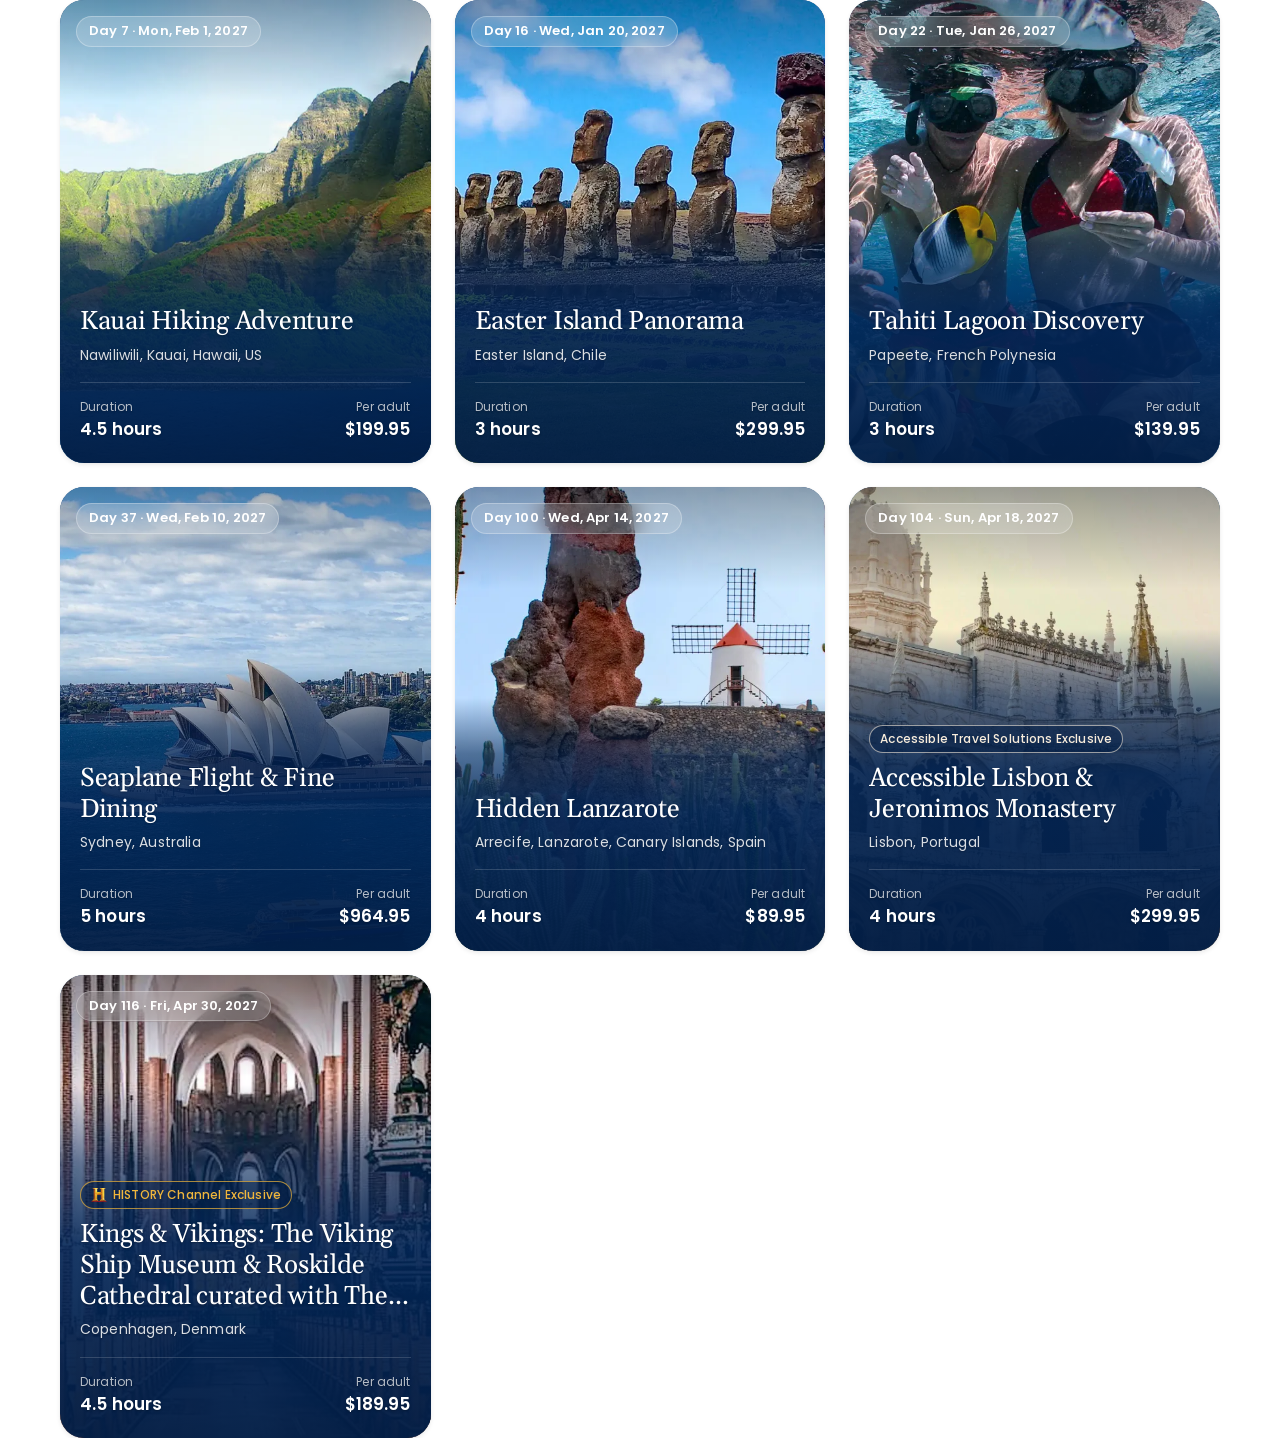
<file: index.html>
<!doctype html>
<html lang="en">
<head>
<meta charset="utf-8">
<meta name="viewport" content="width=device-width, initial-scale=1, viewport-fit=cover">
<title>Shore Excursions</title>
<link rel="preconnect" href="https://fonts.googleapis.com">
<link rel="preconnect" href="https://fonts.gstatic.com" crossorigin>
<link href="https://fonts.googleapis.com/css2?family=Gelasio:wght@400;500&family=Poppins:wght@400;500;600;700&display=swap" rel="stylesheet">
<style>
:root{
  --ds-hal-blue:#022658;
  --ds-dutch-orange:#ff7f32;
  --ds-dutch-cream:#f8eddc;
  --ds-n100:#030f1f;
  --ds-n70:#4f5763;
  --ds-n10:#e6e7e9;
  --ds-n5:#f2f3f4;
  --ds-focus-blue:#1979ff;
  --serif:"HAL Headline", "Gelasio", Georgia, "Times New Roman", serif;
  --sans:"HAL Body", "Poppins", system-ui, -apple-system, "Segoe UI", sans-serif;
  --ease:cubic-bezier(.2,.8,.2,1);
  --radius:24px;
  --pad:20px;
}
*{ box-sizing:border-box }
html{ -webkit-text-size-adjust:100% }
body{
  margin:0; background:#fff; color:var(--ds-n100);
  font-family:var(--sans); font-size:16px; line-height:1.6; letter-spacing:.01em;
  -webkit-font-smoothing:antialiased;
}
.wrap{ max-width:1200px; margin:0 auto; padding:0 var(--pad) }

/* Header */
.masthead{ background:var(--ds-hal-blue); color:#fff; padding:48px 0 40px }
.eyebrow{
  display:inline-flex; align-items:center; gap:8px; margin:0 0 12px;
  font-size:13px; font-weight:600; letter-spacing:.08em; text-transform:uppercase; color:var(--ds-dutch-cream);
}
.eyebrow::before{ content:""; width:8px; height:8px; border-radius:50%; background:var(--ds-dutch-orange) }
h1{
  margin:0; font-family:var(--serif); font-weight:400; letter-spacing:-.01em; line-height:1.2;
  font-size:clamp(32px, 5vw, 48px);
}
.lede{ margin:12px 0 0; max-width:560px; color:rgba(255,255,255,.8) }

/* Grid */
main{ padding:var(--pad) 0 }
.count{ margin:0 0 20px; font-size:14px; color:var(--ds-n70) }
.grid{
  list-style:none; margin:0; padding:0;
  display:grid; gap:24px; grid-template-columns:repeat(auto-fill, minmax(320px, 1fr));
}
@media (max-width:400px){ .grid{ grid-template-columns:1fr } }

/* Card: hero photo with title on a bottom ramp, echoing the detail page hero */
.card{
  position:relative; display:block; height:100%; aspect-ratio:4/5; overflow:hidden;
  border-radius:var(--radius); color:#fff; text-decoration:none;
  background:var(--ds-hal-blue);
  box-shadow:0 2px 4px rgba(51,51,51,.10), 0 0 1px rgba(51,51,51,.10);
  transition:transform .35s var(--ease), box-shadow .35s var(--ease);
}
.card > img{
  position:absolute; inset:0; width:100%; height:100%; object-fit:cover;
  transition:transform .6s var(--ease);
}
.card::after{
  content:""; position:absolute; inset:0;
  background:
    linear-gradient(to bottom, rgba(3,15,31,.35) 0%, rgba(3,15,31,0) 22%);
}
.card:hover{ transform:translateY(-4px); box-shadow:0 18px 40px rgba(3,15,31,.22) }
.card:hover > img{ transform:scale(1.04) }
.card:focus-visible{ outline:3px solid var(--ds-focus-blue); outline-offset:3px }

.day{
  position:absolute; z-index:1; top:16px; left:16px;
  padding:4px 12px; border-radius:999px; font-size:13px; font-weight:600;
  background:rgba(255,255,255,.18); border:1px solid rgba(255,255,255,.28);
  -webkit-backdrop-filter:blur(12px); backdrop-filter:blur(12px);
}
/* The ramp lives on the text block, so it grows with long titles and always sits behind the text */
.body{
  position:absolute; z-index:1; left:0; right:0; bottom:0; padding:96px 20px 20px;
  background:linear-gradient(to top, rgba(2,30,70,.97) 0%, rgba(2,38,88,.9) 55%, rgba(2,38,88,.6) 78%, rgba(2,38,88,0) 100%);
  text-shadow:0 1px 2px rgba(3,15,31,.4);
}
.badge{
  display:inline-flex; align-items:center; gap:6px; margin:0 0 10px;
  padding:3px 10px; border-radius:999px; font-size:12px; font-weight:500;
  color:var(--ds-dutch-cream); border:1px solid rgba(248,237,220,.6);
}
.badge.history{ color:#f0b63c; border-color:rgba(240,182,60,.7) }
.badge img{ display:block; width:16px; height:auto; flex:none }
.badge{ background:rgba(2,30,70,.55); text-shadow:none }
.title{
  margin:0; font-family:var(--serif); font-weight:400; font-size:26px; line-height:1.2; letter-spacing:-.01em;
  display:-webkit-box; -webkit-line-clamp:3; -webkit-box-orient:vertical; overflow:hidden;
}
.port{ margin:6px 0 0; font-size:14px; color:rgba(255,255,255,.85);
  white-space:nowrap; overflow:hidden; text-overflow:ellipsis }
.meta{
  display:flex; justify-content:space-between; align-items:flex-end; gap:12px;
  margin-top:16px; padding-top:14px; border-top:1px solid rgba(255,255,255,.16);
}
.meta .lbl{ display:block; font-size:12px; color:rgba(255,255,255,.7) }
.meta b{ font-size:17px; font-weight:600 }
.meta .price{ text-align:right }

@media (prefers-reduced-motion:reduce){
  .card, .card > img{ transition:none }
  .card:hover, .card:hover > img{ transform:none }
}
</style>
</head>
<body>
<h1 style="position:absolute;width:1px;height:1px;overflow:hidden;clip:rect(0 0 0 0)">Shore Excursions</h1>
<main class="wrap">
  <ul class="grid">
    <li><a class="card" href="kauai-hiking-adventure.html">
      <img src="assets/kauai-napali-coast.webp" alt="" loading="lazy">
      <span class="day">Day 7 · Mon, Feb 1, 2027</span>
      <div class="body">
        <h2 class="title">Kauai Hiking Adventure</h2>
        <p class="port">Nawiliwili, Kauai, Hawaii, US</p>
        <div class="meta"><span><span class="lbl">Duration</span><b>4.5 hours</b></span><span class="price"><span class="lbl">Per adult</span><b>$199.95</b></span></div>
      </div>
    </a></li>

    <li><a class="card" href="easter-island-panorama.html">
      <img src="assets/easter-island-moai.webp" alt="" loading="lazy">
      <span class="day">Day 16 · Wed, Jan 20, 2027</span>
      <div class="body">
        <h2 class="title">Easter Island Panorama</h2>
        <p class="port">Easter Island, Chile</p>
        <div class="meta"><span><span class="lbl">Duration</span><b>3 hours</b></span><span class="price"><span class="lbl">Per adult</span><b>$299.95</b></span></div>
      </div>
    </a></li>

    <li><a class="card" href="tahiti-lagoon-discovery.html">
      <img src="assets/tahiti-lagoon.webp" alt="" loading="lazy">
      <span class="day">Day 22 · Tue, Jan 26, 2027</span>
      <div class="body">
        <h2 class="title">Tahiti Lagoon Discovery</h2>
        <p class="port">Papeete, French Polynesia</p>
        <div class="meta"><span><span class="lbl">Duration</span><b>3 hours</b></span><span class="price"><span class="lbl">Per adult</span><b>$139.95</b></span></div>
      </div>
    </a></li>

    <li><a class="card" href="seaplane-flight-fine-dining.html">
      <img src="assets/sydney-opera-house.webp" alt="" loading="lazy">
      <span class="day">Day 37 · Wed, Feb 10, 2027</span>
      <div class="body">
        <h2 class="title">Seaplane Flight &amp; Fine Dining</h2>
        <p class="port">Sydney, Australia</p>
        <div class="meta"><span><span class="lbl">Duration</span><b>5 hours</b></span><span class="price"><span class="lbl">Per adult</span><b>$964.95</b></span></div>
      </div>
    </a></li>

    <li><a class="card" href="hidden-lanzarote.html">
      <img src="assets/lanzarote-cactus-garden.webp" alt="" loading="lazy">
      <span class="day">Day 100 · Wed, Apr 14, 2027</span>
      <div class="body">
        <h2 class="title">Hidden Lanzarote</h2>
        <p class="port">Arrecife, Lanzarote, Canary Islands, Spain</p>
        <div class="meta"><span><span class="lbl">Duration</span><b>4 hours</b></span><span class="price"><span class="lbl">Per adult</span><b>$89.95</b></span></div>
      </div>
    </a></li>

    <li><a class="card" href="accessible-lisbon-jeronimos-monastery.html">
      <img src="assets/lisbon-jeronimos.webp" alt="" loading="lazy">
      <span class="day">Day 104 · Sun, Apr 18, 2027</span>
      <div class="body">
        <p class="badge">Accessible Travel Solutions Exclusive</p>
        <h2 class="title">Accessible Lisbon &amp; Jeronimos Monastery</h2>
        <p class="port">Lisbon, Portugal</p>
        <div class="meta"><span><span class="lbl">Duration</span><b>4 hours</b></span><span class="price"><span class="lbl">Per adult</span><b>$299.95</b></span></div>
      </div>
    </a></li>

    <li><a class="card" href="kings-vikings-roskilde.html">
      <img src="assets/roskilde-cathedral.webp" alt="" loading="lazy">
      <span class="day">Day 116 · Fri, Apr 30, 2027</span>
      <div class="body">
        <p class="badge history"><img src="assets/history-h.png" alt="">HISTORY Channel Exclusive</p>
        <h2 class="title">Kings &amp; Vikings: The Viking Ship Museum &amp; Roskilde Cathedral curated with The HISTORY Channel</h2>
        <p class="port">Copenhagen, Denmark</p>
        <div class="meta"><span><span class="lbl">Duration</span><b>4.5 hours</b></span><span class="price"><span class="lbl">Per adult</span><b>$189.95</b></span></div>
      </div>
    </a></li>
  </ul>
</main>
</body>
</html>
</file>
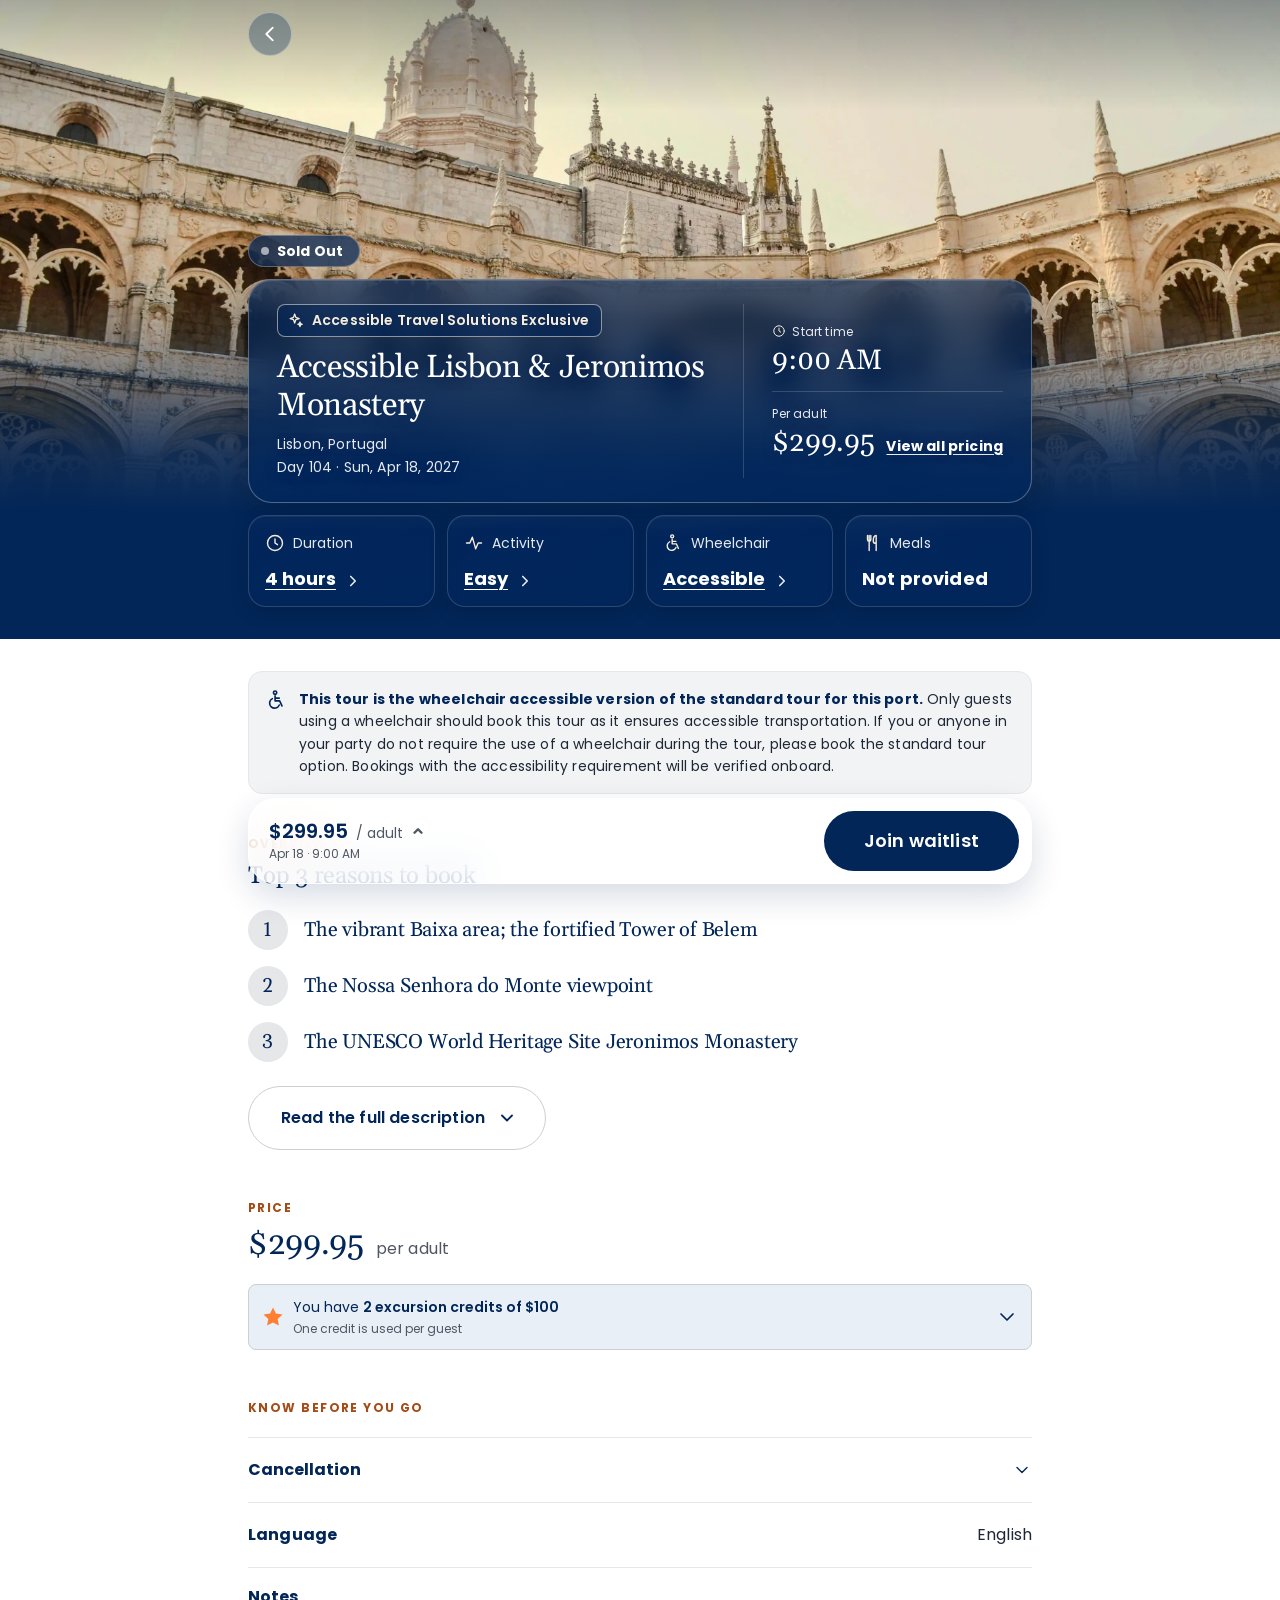
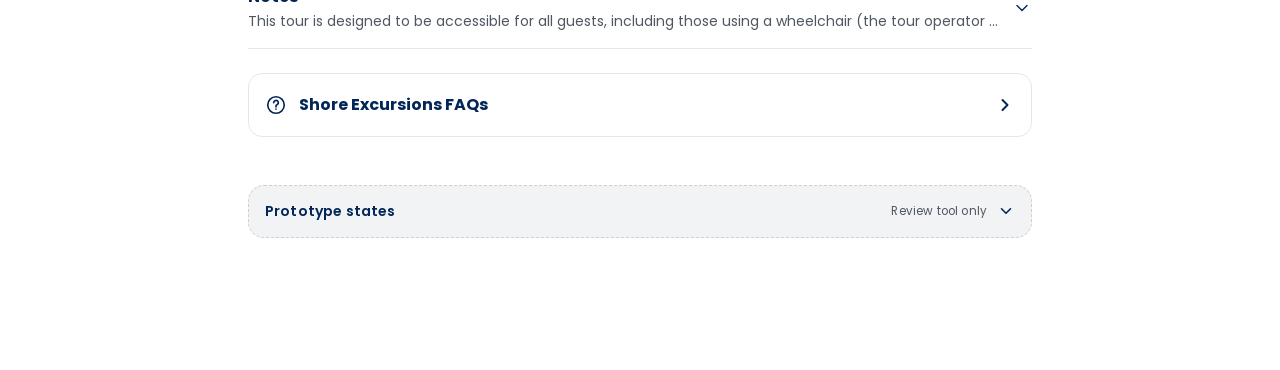
<file: accessible-lisbon-jeronimos-monastery.html>
<!doctype html>
<html lang="en">
<head>
<meta charset="utf-8">
<meta name="viewport" content="width=device-width, initial-scale=1, viewport-fit=cover">
<meta name="theme-color" content="#022658">
<title>Accessible Lisbon &amp; Jeronimos Monastery · Shore Excursion</title>
<link rel="preconnect" href="https://fonts.googleapis.com">
<link rel="preconnect" href="https://fonts.gstatic.com" crossorigin>
<link href="https://fonts.googleapis.com/css2?family=Gelasio:wght@400;500&family=Poppins:wght@400;500;600;700&display=swap" rel="stylesheet">
<style>
:root{
  /* ── App / HAL DS · Color (Figma: HuyND6BNFfXmrBOKBPqoBM) ── */
  --ds-hal-blue:#022658;
  --ds-hal-blue-hover:#1c4379;
  --ds-hal-blue-pressed:#021e46;
  --ds-dutch-orange:#ff7f32;
  --ds-dutch-cream:#f8eddc;
  --ds-dusk-fog:#a3b3bb;
  --ds-white:#ffffff;
  --ds-n100:#030f1f;
  --ds-n90:#1d2736;
  --ds-n70:#4f5763;
  --ds-n40:#9a9fa5;
  --ds-n30:#b4b7bc;
  --ds-n20:#cdcfd2;
  --ds-n15:#d9dbde;
  --ds-n10:#e6e7e9;
  --ds-n5:#f2f3f4;
  --ds-focus-blue:#1979ff;
  --ds-white-hover:#edf0f1;
  --ds-white-pressed:#e3e8eb;
  /* Effect style "Small" */
  --ds-shadow-small:0 2px 4px rgba(51,51,51,.10), 0 0 1px rgba(51,51,51,.10);
  /* HAL Blue / Neutral 100 / Dusk Fog as RGB triplets, for the alpha tints below */
  --ds-hal-blue-rgb:2,38,88;
  --ds-n100-rgb:3,15,31;
  --ds-dusk-fog-rgb:163,179,187;

  /* Page roles → HAL DS */
  --navy:var(--ds-hal-blue);
  --hal-blue:var(--ds-hal-blue);
  --orange-dot:var(--ds-dutch-orange);
  --cream:var(--ds-dutch-cream);
  --banner:var(--ds-dutch-cream);
  --n70:var(--ds-n70);
  --n90:var(--ds-n90);
  --border:var(--ds-n10);
  --blue-02:var(--ds-n5);
  --blue-05:var(--ds-n10);
  --white:var(--ds-white);
  /* Not in HAL DS (kept local, same as Figma "Color · Details page"):
     accessible orange text — Mes Orange / Dutch Orange fail 4.5:1 on white */
  --orange-text:#a34c17;
  /* Small text on glass: 90% white is the minimum that passes 4.5:1 over a pure-white photo */
  --on-glass:rgba(255,255,255,.9);
  --kf-fill:rgba(var(--ds-dusk-fog-rgb),.09);
  --kf-edge:rgba(255,255,255,.08);
  --glass-divider:rgba(255,255,255,.16);
  /* Shared height for the page's secondary controls: FAQ row, credits toggle, Read the full description */
  --row-h:64px;
  /* Not in HAL DS: credits card fill from the 2026 redesign file */
  --credit-fill:#e8eff7;

  /* ── App / HAL DS · Type. Gelasio / Poppins stay as fallbacks where HAL fonts aren't installed ── */
  --serif:"HAL Headline", "Gelasio", Georgia, "Times New Roman", serif;
  --sans:"HAL Body", "Poppins", system-ui, -apple-system, "Segoe UI", sans-serif;
  --lh-body:1.6;      /* Body/B1–B4 */
  --lh-head:1.2;      /* Heading/H1–H4 */
  --ls-body:.01em;    /* Body + Interactive: +1% */
  --ls-head:-.01em;   /* Heading (Headline): −1% */

  /* Spacing follows the HAL DS rule: multiples of 4, side padding 20 mobile / 40 tablet + desktop */
  --pad:20px;
  --col:784px;
  --card-pad-y:20px;
  --card-pad-x:20px;
  --card-title:28px;  /* Heading/H1-regular-M */
  --radius-g:24px;
  --fact-value:18px;  /* Body/B1-bold */
  /* Hero template: square photo area from the top; card overlaps its lower part */
  --photo-h:100vw;
  --photo-top:0px;
  --stack-top:62vw;
  --header-h:60px;
  --ease:cubic-bezier(.2,.8,.2,1);
}
@media (max-width:389px){ :root{ --fact-value:14px } }   /* Body/B3-bold */
@media (min-width:768px){
  :root{
    --pad:40px;
    --card-title:32px;  /* Heading/H2-regular — fits one line, card stays compact */
    --card-pad-y:24px;
    --card-pad-x:28px;
    --photo-h:clamp(480px, 50vw, 700px);
    --stack-top:clamp(264px, calc(36.5vw + 44px), 344px);   /* +44: the space the compact card + tiles give back */
  }
}

*,*::before,*::after{ box-sizing:border-box }
html{ -webkit-text-size-adjust:100%; scroll-behavior:smooth }
@media (prefers-reduced-motion:reduce){ html{ scroll-behavior:auto } }
body{
  margin:0; background:var(--white); color:var(--n90);
  font-family:var(--sans); font-size:16px; line-height:var(--lh-body); letter-spacing:var(--ls-body);
  -webkit-font-smoothing:antialiased; overflow-x:hidden;
}
body.locked{ overflow:hidden }
img{ display:block; max-width:100% }
button{ font:inherit; color:inherit; background:none; border:0; padding:0; cursor:pointer; -webkit-tap-highlight-color:transparent }
a{ color:inherit }
:focus-visible{ outline:2px solid var(--ds-focus-blue); outline-offset:3px; border-radius:6px }
.sr-only{ position:absolute; width:1px; height:1px; overflow:hidden; clip:rect(0 0 0 0); white-space:nowrap }
.wrap{ width:100%; max-width:calc(var(--col) + var(--pad) * 2); margin-inline:auto; padding-inline:var(--pad) }
svg.i{ width:20px; height:20px; flex:none; fill:none; stroke:currentColor; stroke-width:1.4; stroke-linecap:round; stroke-linejoin:round }

/* ───────────── Hero ───────────── */
.hero{
  position:relative; overflow:hidden; background:var(--navy);
  padding-bottom:32px; isolation:isolate;
}
.hero-bg{ position:absolute; inset:0; z-index:-1; pointer-events:none }
.wash{
  position:absolute; left:50%; top:-60%; width:260%; height:220%;
  transform:translate3d(-50%, var(--wash-y,0px), 0);
  filter:blur(36px) saturate(1.1); opacity:.9; will-change:transform;
}
.wash img{ width:100%; height:100%; object-fit:cover }
.photo{
  position:absolute; left:0; right:0; top:var(--photo-top); height:var(--photo-h);
  transform:translate3d(0, var(--photo-y,0px), 0) scale(var(--photo-s,1));
  transform-origin:50% 30%; will-change:transform;
  -webkit-mask-image:linear-gradient(180deg,#000 0%,#000 73.7%,rgba(0,0,0,.6) 86.8%,transparent 100%);
          mask-image:linear-gradient(180deg,#000 0%,#000 73.7%,rgba(0,0,0,.6) 86.8%,transparent 100%);
}
/* Focal point defaults to centre; each page's photo sets its own at the end of this stylesheet */
.photo img{ width:100%; height:100%; object-fit:cover; object-position:50% 50% }
.photo-dim{ position:absolute; inset:0; background:var(--navy); opacity:var(--dim,0) }
.top-shade{ position:absolute; inset:0 0 auto; height:110px; background:linear-gradient(180deg,rgba(var(--ds-n100-rgb),.35),rgba(var(--ds-n100-rgb),0)) }
.ramp{
  position:absolute; left:0; right:0; top:calc(var(--photo-top) + var(--photo-h) * .55); height:calc(var(--photo-h) * .45);
  background:linear-gradient(180deg,rgba(var(--ds-hal-blue-rgb),0) 0%,rgba(var(--ds-hal-blue-rgb),.2) 25%,rgba(var(--ds-hal-blue-rgb),.5) 50%,rgba(var(--ds-hal-blue-rgb),.82) 75%,var(--navy) 100%);
  /* Travels with the photo so the navy fade doesn't swallow it on scroll */
  transform:translate3d(0, var(--photo-y,0px), 0); will-change:transform;
}
.ramp::after{ content:""; position:absolute; left:0; right:0; top:100%; height:200vh; background:var(--navy) }

.topbar{ position:absolute; top:0; left:0; right:0; z-index:3; padding-top:max(12px, env(safe-area-inset-top)) }
.topbar .wrap{ padding-inline:calc(var(--pad) - 4px) }
@media (min-width:768px){ .topbar .wrap{ padding-inline:var(--pad) } }
.round-btn{
  width:44px; height:44px; border-radius:22px; display:grid; place-items:center; color:#fff;
  background:rgba(var(--ds-hal-blue-rgb),.32); border:1px solid rgba(255,255,255,.35);
  -webkit-backdrop-filter:blur(14px); backdrop-filter:blur(14px);
  transition:background .2s;
}
.round-btn:hover{ background:rgba(var(--ds-hal-blue-rgb),.45) }
.round-btn svg{ width:22px; height:22px; stroke-width:1.8 }

.hero-stack{ position:relative; padding-top:calc(56px + var(--stack-top)); display:flex; flex-direction:column; gap:12px }

/* Glass hero card */
/* Card and fact tiles move together; only the photo layers parallax behind them */
.card-wrap{ position:relative }
.status-pill{
  position:absolute; left:0; bottom:calc(100% + 12px);
  display:none; align-items:center; gap:8px; padding:4px 16px 4px 12px; border-radius:999px;
  font-size:14px; line-height:var(--lh-body); color:#fff; font-weight:600;   /* Body/B3-semibold */
  /* .72 keeps white 14px text at 4.5:1+ even over a pure-white photo (.55 measured 3.6:1) */
  background:rgba(var(--ds-hal-blue-rgb),.72); border:.75px solid rgba(255,255,255,.28);
  -webkit-backdrop-filter:blur(14px) saturate(140%); backdrop-filter:blur(14px) saturate(140%);
}
.status-pill.show{ display:inline-flex }
.status-pill b{ font-weight:700 }
.status-pill .dot{ width:8px; height:8px; border-radius:50%; background:var(--orange-dot) }
.status-pill.muted .dot{ background:rgba(255,255,255,.6) }

.glass{
  position:relative; border-radius:var(--radius-g); overflow:hidden;
  border:.75px solid rgba(255,255,255,.3);
  /* HAL Blue is lighter than the old navy, so every stop is +.04: lightest stop .70 keeps
     90% white text at 4.5:1 over pure white, sheen included */
  background:linear-gradient(143.6deg,rgba(var(--ds-hal-blue-rgb),.74) 0%,rgba(var(--ds-hal-blue-rgb),.70) 50%,rgba(var(--ds-hal-blue-rgb),.72) 100%);
  -webkit-backdrop-filter:blur(var(--glass-blur,14px)) saturate(140%);
          backdrop-filter:blur(var(--glass-blur,14px)) saturate(140%);
  box-shadow:0 8px 24px rgba(var(--ds-n100-rgb),.2), inset 0 1px 0 rgba(255,255,255,.12);
}
/* moving specular sheen — follows scroll so the glass reads as a physical pane */
.glass::before{
  content:""; position:absolute; inset:-40%; pointer-events:none;
  background:radial-gradient(60% 40% at var(--sheen-x,30%) var(--sheen-y,0%), rgba(255,255,255,.05), transparent 70%);
  mix-blend-mode:screen; transition:opacity .3s;
}
.glass::after{
  content:""; position:absolute; inset:0; pointer-events:none; border-radius:inherit;
  /* Top highlight stays behind the title (large text) and clears the small meta line */
  background:linear-gradient(180deg,rgba(255,255,255,.07),transparent 18%);
}
.hero-card{ padding:var(--card-pad-y) var(--card-pad-x); display:flex; flex-direction:column; gap:16px; color:#fff }
.hero-card > *{ position:relative; z-index:1 }
.on-photo{ text-shadow:0 1px 12px rgba(var(--ds-hal-blue-rgb),.6) }
/* Heading/H1-regular-M (28) → Heading/H1-regular (40) from 768 */
.hero-title{ margin:0; font:400 var(--card-title)/var(--lh-head) var(--serif); letter-spacing:var(--ls-head) }
.hero-meta{ margin:8px 0 0; font-size:14px; color:var(--on-glass) }   /* Body/B3-regular */

/* Location on one line, day and date on the next */
.hero-meta span{ display:block }
.hero-meta .meta-port{ white-space:nowrap; overflow:hidden; text-overflow:ellipsis }

/* Key row: start time and price share one band at one size, a step below the title
   (phone: title 28 / values 24 · from 768: title 32 / values 28) */
.key-row{ display:grid; grid-template-columns:minmax(0,1fr) minmax(0,1fr); row-gap:12px; border-top:1px solid var(--glass-divider); padding-top:16px }
.key{ min-width:0; padding-right:16px }
.key + .key{ padding:0 0 0 20px; border-left:1px solid var(--glass-divider) }
.key-label{ display:flex; align-items:center; gap:6px; margin:0 0 4px; font-size:12px; line-height:var(--lh-body); color:var(--on-glass) }   /* Body/B4-regular */
.key-label svg{ width:14px; height:14px; color:var(--cream) }
.key-value{ display:flex; align-items:center; gap:4px; font:400 24px/var(--lh-head) var(--serif); letter-spacing:var(--ls-head); white-space:nowrap; color:#fff }   /* Heading/H2-regular-M */
button.key-value{ text-decoration:underline; text-underline-offset:5px; text-decoration-thickness:1px }
button.key-value svg{ width:18px; height:18px; color:var(--on-glass); stroke-width:1.65 }
/* Price cell: "View all pricing" sits to the right of the price and wraps under it when the cell is narrow */
.key-price{ display:flex; flex-wrap:wrap; align-items:baseline; column-gap:12px; row-gap:2px }
/* Local/Link/B3-bold · Underline */
.card-link{ font-weight:700; font-size:14px; line-height:var(--lh-body); text-decoration:underline; text-underline-offset:3px; color:#fff; white-space:nowrap }
@media (max-width:359px){ .key-value{ font-size:20px } .key + .key{ padding-left:16px } }   /* Heading/H3-regular-M */
@media (min-width:768px){
  .fact{ padding:12px 16px; gap:8px }
  /* Title block left, start time and price stacked on the right: one band instead of two,
     so the card is shorter and more of the photo shows */
  .hero-card{ display:grid; grid-template-columns:minmax(0,1fr) auto; align-items:center; gap:0 }
  .hero-card > .on-photo:first-child{ padding-right:28px }
  .key-row{ display:flex; flex-direction:column; justify-content:center; gap:12px; align-self:stretch;
            border-top:0; padding:0 0 0 28px; border-left:1px solid var(--glass-divider); min-width:200px }
  .key{ padding:0 }
  .key + .key{ padding:12px 0 0; border-left:0; border-top:1px solid var(--glass-divider) }
  .key-value{ font-size:28px }   /* Heading/H1-regular-M */
}

/* Key facts */
.facts{ display:grid; grid-template-columns:1fr 1fr; gap:12px }
/* Works for any tile count: on phones a lone last tile spans the row; from 768 every tile shares one row equally */
.facts > .fact:last-child:nth-child(odd){ grid-column:1 / -1 }
@media (min-width:768px){
  .facts{ grid-template-columns:none; grid-auto-flow:column; grid-auto-columns:minmax(0,1fr) }
  .facts > .fact:last-child:nth-child(odd){ grid-column:auto }
}
@media (min-width:1024px){
  /* Less photo above the card so the key facts sit above the fold */
  :root{ --photo-h:max(440px, 40vw); --stack-top:clamp(204px, calc(14vw + 44px), 344px) }
}
@media (min-width:768px) and (max-width:1023px){
  :root{ --fact-value:16px }   /* Body/B2-bold */
  .fact{ padding:12px }
  .fact-value{ gap:4px }
}
/* Fact tiles use the same glass as the hero card */
.fact{
  position:relative; text-align:left; color:#fff; padding:16px;
  display:flex; flex-direction:column; gap:12px; min-width:0;
  transition:border-color .2s, transform .2s var(--ease), box-shadow .2s;
}
.fact.glass{
  border-radius:18px;
  /* A touch denser than the hero card; HAL Blue stops +.04 so the lightest (.71) still passes 4.5:1 over pure white */
  background:linear-gradient(143.6deg,rgba(var(--ds-hal-blue-rgb),.73) 0%,rgba(var(--ds-hal-blue-rgb),.71) 50%,rgba(var(--ds-hal-blue-rgb),.72) 100%);
  border-color:rgba(255,255,255,.16);
  -webkit-backdrop-filter:blur(calc(var(--glass-blur,14px) * .5)) saturate(120%);
          backdrop-filter:blur(calc(var(--glass-blur,14px) * .5)) saturate(120%);
  box-shadow:0 6px 18px rgba(var(--ds-n100-rgb),.18), inset 0 1px 0 rgba(255,255,255,.06);
}
.fact.glass::before{ opacity:.4 }
.fact.glass::after{ opacity:.2 }
.fact > *{ position:relative; z-index:1 }
button.fact:hover{ border-color:rgba(255,255,255,.32); box-shadow:0 10px 26px rgba(var(--ds-n100-rgb),.26), inset 0 1px 0 rgba(255,255,255,.1) }
button.fact:active{ transform:scale(.98) }
.fact-label{ display:flex; align-items:center; gap:8px; font-size:14px; color:var(--on-glass); min-width:0 }   /* Body/B3-regular */
.fact-label svg{ color:var(--cream) }
.fact-label span{ overflow:hidden; text-overflow:ellipsis; white-space:nowrap }
.fact-value{ display:flex; align-items:flex-end; flex:1; justify-content:space-between; gap:8px; min-width:0 }
.fact-value b{
  font-size:var(--fact-value); line-height:1.3; font-weight:700;
  overflow-wrap:break-word; min-width:0;
}
button.fact .fact-value b{ text-decoration:underline; text-underline-offset:4px; text-decoration-thickness:1px }
.fact-value svg{ width:18px; height:18px; color:var(--on-glass); stroke-width:1.65 }

/* ───────────── Compact header ───────────── */
.compact{
  position:fixed; inset:0 0 auto; z-index:40; background:var(--navy); color:#fff;
  padding-top:env(safe-area-inset-top);
  transform:translateY(-102%); transition:transform .32s var(--ease), box-shadow .3s;
  border-bottom:1px solid rgba(255,255,255,.08);
}
.compact.show{ transform:none; box-shadow:0 6px 20px rgba(var(--ds-hal-blue-rgb),.18) }
.compact .wrap{ display:flex; align-items:center; gap:8px; min-height:var(--header-h); padding-inline:calc(var(--pad) - 12px) }
.compact-back{ width:44px; height:44px; display:grid; place-items:center; color:#fff; flex:none; border-radius:22px }
.compact-back svg{ width:22px; height:22px; stroke-width:1.8 }
.compact-text{ flex:1; min-width:0; text-align:left; padding:8px 0 }
/* Local/Eyebrow (HAL Body Bold 12, 12% tracking, uppercase) — not in HAL DS */
.compact-eyebrow{ display:block; font-size:12px; font-weight:700; letter-spacing:.12em; text-transform:uppercase; color:var(--on-glass); line-height:var(--lh-body) }
.compact-eyebrow b{ color:var(--cream) }
.compact-title{ display:block; font:600 16px/var(--lh-body) var(--sans); white-space:nowrap; overflow:hidden; text-overflow:ellipsis }   /* Body/B2-semibold */
.compact.expanded .compact-title{ white-space:normal }

/* ───────────── Content ───────────── */
main{ padding-bottom:16px }
section.block{ position:relative; padding:40px 0 8px; scroll-margin-top:calc(var(--header-h) + 16px) }
/* Local/Eyebrow */
.eyebrow{ margin:0; font-size:12px; line-height:var(--lh-body); font-weight:700; letter-spacing:.12em; text-transform:uppercase; color:var(--orange-text) }
.section-title{ margin:8px 0 0; font:400 24px/var(--lh-head) var(--serif); letter-spacing:var(--ls-head); color:var(--hal-blue) }   /* Heading/H2-regular-M */
.section-body{ margin-top:20px }

.highlights{ list-style:none; margin:0; padding:0; display:flex; flex-direction:column; gap:16px }
.highlight{ display:flex; gap:16px; align-items:flex-start }
/* A reason with no supporting line centres on its number */
.highlight:not(:has(p)){ align-items:center }
.num{
  flex:none; width:40px; height:40px; border-radius:20px; background:var(--blue-05);
  display:grid; place-items:center; color:var(--hal-blue);
  font:400 20px/1 var(--serif); font-variant-numeric:lining-nums;   /* Heading/H3-regular-M */
}
.highlight h3{ margin:0; font:400 20px/var(--lh-head) var(--serif); letter-spacing:var(--ls-head); color:var(--hal-blue) }   /* Heading/H3-regular-M */
.highlight p{ margin:4px 0 0; font-size:14px; color:var(--n70) }   /* Body/B3-regular */

/* HAL DS Button · Type=secondary, Size=large, Icon=icon right (label Body/B1-semibold, as in Figma) */
.btn-outline{
  margin-top:24px; display:inline-flex; align-items:center; gap:16px; height:60px; padding:0 32px 0 40px;
  border:.5px solid var(--hal-blue); border-radius:999px; color:var(--hal-blue); background:var(--ds-white);
  box-shadow:var(--ds-shadow-small);
  font-weight:600; font-size:18px; line-height:1; letter-spacing:var(--ls-body);
  transition:background .2s;
}
.btn-outline:hover{ background:var(--ds-white-hover) }
.btn-outline:active{ background:var(--ds-white-pressed) }
.btn-outline:focus-visible, .btn-primary:focus-visible{ outline:2px solid var(--ds-focus-blue); outline-offset:3px; border-radius:999px }
.btn-outline svg{ width:20px; height:20px; stroke-width:1.8; transition:transform .3s var(--ease) }
/* The full-size label + DS padding needs 335px; narrow phones keep one line by easing the padding */
.btn-outline{ white-space:nowrap; max-width:100% }
@media (max-width:389px){ .btn-outline{ padding:0 24px; gap:12px } }
@media (max-width:359px){ .btn-outline{ font-size:16px; padding:0 20px 0 24px } }   /* Body/B2-semibold */
.btn-outline[aria-expanded="true"] svg{ transform:rotate(180deg) }

.collapse{ display:grid; grid-template-rows:0fr; transition:grid-template-rows .38s var(--ease) }
.collapse > div{ overflow:hidden; min-height:0 }
.collapse.open{ grid-template-rows:1fr }
@media (prefers-reduced-motion:reduce){ .collapse{ transition:none } }
.description{ max-width:640px; padding-top:20px }
.description p{ margin:0 0 12px }
.description b{ font-weight:600; color:var(--n90) }

.price-heading{ display:flex; align-items:baseline; gap:12px; margin-top:8px }
.price-heading .amt{ font:400 32px/var(--lh-head) var(--serif); color:var(--hal-blue); letter-spacing:var(--ls-head) }   /* Heading/H2-regular */
.price-heading .unit{ color:var(--n70) }
.rates{ margin-top:20px }
.rate{ display:flex; justify-content:space-between; align-items:baseline; padding:12px 0; border-top:1px solid var(--border) }
.rate:last-child{ border-bottom:1px solid var(--border) }
.rate b{ font-weight:700 }

.credit-head{ width:100%; display:flex; align-items:center; gap:12px; min-height:56px; padding:16px; text-align:left; color:var(--hal-blue) }
.credit-head .star{ width:22px; height:22px; stroke-width:1.5 }
.credit-head .txt{ flex:1; min-width:0 }
.credit-head strong{ display:block; font-size:16px; line-height:var(--lh-body) }   /* Body/B2-bold */
.credit-head small{ display:block; font-size:14px; color:var(--n70) }   /* Body/B3-regular */
.chev{ width:20px; height:20px; stroke-width:1.8; color:var(--hal-blue); transition:transform .3s var(--ease) }
[aria-expanded="true"] > .chev{ transform:rotate(180deg) }

.accordion{ margin-top:20px; border-bottom:1px solid var(--border) }
.acc{ position:relative; border-top:1px solid var(--border) }
.acc-head{ width:100%; display:flex; align-items:center; gap:12px; min-height:64px; padding:16px 0; text-align:left }
.acc-head .titles{ flex:1; min-width:0 }
.acc-head strong{ display:block; font-size:16px; color:var(--hal-blue); line-height:var(--lh-body) }   /* Body/B2-bold */
.acc-head small{ display:block; font-size:14px; color:var(--n70); overflow:hidden; text-overflow:ellipsis; white-space:nowrap }   /* Body/B3-regular */
.acc-body{ max-width:640px; padding-bottom:20px; font-size:14px }
.acc-body p{ margin:0 0 12px }
/* Local/Link/B3-bold · Underline */
.text-link{ display:inline-flex; align-items:center; min-height:44px; font-weight:700; font-size:14px; color:var(--hal-blue); text-decoration:underline; text-underline-offset:3px }

/* ───────────── Floating action bar ───────────── */
.bar-zone{
  position:fixed; z-index:30; left:12px; right:12px; bottom:calc(12px + env(safe-area-inset-bottom));
}
@media (min-width:768px){
  .bar-zone{ left:50%; right:auto; width:min(var(--col), calc(100% - var(--pad) * 2)); transform:translateX(-50%); bottom:calc(16px + env(safe-area-inset-bottom)) }
}
.credit-banner{
  position:absolute; left:0; right:0; bottom:calc(100% - 28px); padding:16px 48px 40px 20px;
  background:var(--banner); border-radius:24px 24px 0 0; color:var(--n90);
  box-shadow:0 -2px 18px rgba(var(--ds-hal-blue-rgb),.12);
  transition:transform .35s var(--ease), opacity .3s;
}
.credit-banner.hidden{ transform:translateY(24px); opacity:0; pointer-events:none }
.credit-banner strong{ display:block; font-size:14px; line-height:var(--lh-body) }   /* Body/B3-bold */
.credit-banner span{ font-size:12px; color:var(--n70) }   /* Body/B4-regular */
.credit-banner button{ position:absolute; top:8px; right:8px; width:36px; height:36px; display:grid; place-items:center; color:var(--n70); border-radius:18px }
.credit-banner button svg{ width:18px; height:18px }

.bar{
  position:relative; display:flex; align-items:center; gap:16px; padding:12px 12px 12px 20px; border-radius:28px;
  background:rgba(255,255,255,.72); border:1px solid rgba(255,255,255,.8);
  -webkit-backdrop-filter:blur(22px) saturate(180%); backdrop-filter:blur(22px) saturate(180%);
  box-shadow:0 12px 32px rgba(var(--ds-hal-blue-rgb),.16), inset 0 1px 0 rgba(255,255,255,.85);
}
.bar-price{ flex:1; min-width:0; text-align:left; display:flex; flex-direction:column; gap:0; border-radius:14px; padding:2px 4px 2px 0 }
/* Wraps under the full-size HAL DS button on narrow phones, as the Figma action bar does */
.bar-line1{ display:flex; flex-wrap:wrap; align-items:baseline; column-gap:8px; white-space:nowrap; color:var(--hal-blue) }
.bar-line1 b{ font-size:20px; line-height:var(--lh-head); font-weight:600 }   /* Heading/H4-semibold-M */
.bar-line1 .u{ font-size:14px; color:var(--n70) }   /* Body/B3-regular */
.bar-line1 svg{ width:14px; height:14px; stroke-width:2.4; color:var(--n70); align-self:center; transition:transform .3s var(--ease) }
.bar-price[aria-expanded="true"] .bar-line1 svg{ transform:rotate(180deg) }
.bar-line2{ font-size:12px; line-height:var(--lh-body); color:var(--n70); white-space:nowrap; overflow:hidden; text-overflow:ellipsis }   /* Body/B4-regular */
/* HAL DS Button · Type=primary, Size=large (label Body/B1-semibold, as in Figma).
   Hover HAL Blue Hover, pressed HAL Blue Pressed, disabled Neutral 10 / Neutral 30 */
.btn-primary{
  flex:none; height:60px; padding:0 40px; border-radius:999px;
  background:var(--hal-blue); color:#fff; font-weight:600; font-size:18px; line-height:1; letter-spacing:var(--ls-body);
  white-space:nowrap; transition:background .2s, transform .15s;
}
.btn-primary:hover{ background:var(--ds-hal-blue-hover) }
.btn-primary:active{ transform:scale(.97); background:var(--ds-hal-blue-pressed) }
.btn-primary:disabled{ background:var(--ds-n10); color:var(--ds-n30); cursor:not-allowed; transform:none }
/* Narrow phones: tighten the price side; the HAL DS button keeps its size */
@media (max-width:389px){
  .bar{ gap:8px; padding-left:16px }
  .bar-line1{ column-gap:4px }
  .bar-line1 b{ font-size:18px }
}

/* ───────────── Drawers / modals ───────────── */
.layer{ position:fixed; inset:0; z-index:60; display:flex; align-items:flex-end; justify-content:center; visibility:hidden }
.layer.open{ visibility:visible }
.scrim{ position:absolute; inset:0; background:rgba(var(--ds-hal-blue-rgb),.5); opacity:0; transition:opacity .3s }
.layer.open .scrim{ opacity:1 }
.sheet{
  position:relative; width:100%; max-height:min(88vh, 88dvh); display:flex; flex-direction:column;
  background:#fff; border-radius:24px 24px 0 0; box-shadow:0 -8px 40px rgba(var(--ds-n100-rgb),.2);
  transform:translateY(100%); transition:transform .38s var(--ease);
  padding-bottom:env(safe-area-inset-bottom);
}
.layer.open .sheet{ transform:translateY(var(--drag,0px)) }
.sheet.dragging{ transition:none }
.grabber{ position:absolute; top:8px; left:50%; width:36px; height:4px; margin-left:-18px; border-radius:2px; background:var(--ds-n15) }
.sheet-head{ position:relative; display:flex; align-items:center; justify-content:center; min-height:60px; padding:12px 56px 4px; touch-action:none; flex:none }
.sheet-head .close{ position:absolute; left:12px; top:12px; width:44px; height:44px; display:grid; place-items:center; color:var(--hal-blue); border-radius:22px }
.sheet-head .close:hover{ background:var(--blue-02) }
.sheet-head .close svg{ width:22px; height:22px; stroke-width:1.8 }
.sheet-label{ font-weight:700; font-size:16px; color:var(--hal-blue) }   /* Body/B2-bold */
.sheet-body{ position:relative; overflow:auto; padding:8px var(--pad) 28px; overscroll-behavior:contain }
.sheet h2{ margin:0 0 16px; font:400 24px/var(--lh-head) var(--serif); color:var(--hal-blue); letter-spacing:var(--ls-head) }   /* Heading/H2-regular-M */
@media (min-width:768px){
  .layer{ align-items:center; padding:24px }
  .sheet{
    width:560px; max-height:min(84vh, 760px); border-radius:24px;
    transform:translateY(16px) scale(.97); opacity:0; transition:transform .3s var(--ease), opacity .25s;
  }
  .layer.open .sheet{ transform:none; opacity:1 }
  .grabber{ display:none }
  .sheet-body{ padding:8px 28px 28px }
}
@media (prefers-reduced-motion:reduce){ .sheet,.scrim{ transition:none } }

.d-lead{ margin:-8px 0 16px; color:var(--n70) }
.d-rows{ border-top:1px solid var(--border) }
.d-row{ padding:12px 0; border-bottom:1px solid var(--border) }
.d-row .top{ display:flex; justify-content:space-between; gap:12px; align-items:baseline }
.d-row .top b{ font-size:16px; color:var(--n90) }   /* Body/B2-bold */
.d-row .top span{ font-size:14px; color:var(--n70); text-align:right }   /* Body/B3-regular */
.d-row p{ margin:2px 0 0; font-size:14px; color:var(--n70) }
.d-note{ margin:16px 0 0; font-size:14px; color:var(--n70) }   /* Body/B3-regular */
.d-note a{ font-weight:700; color:var(--hal-blue); text-underline-offset:3px }
.bullets{ margin:0 0 20px; padding-left:24px; font-size:16px }   /* Body/B2-regular */
.bullets li{ margin-bottom:4px }
.bullets li::marker{ color:var(--n70) }
.levels{ display:flex; flex-direction:column; gap:12px }
.level{ border:1px solid var(--border); border-radius:12px; padding:12px 16px }
.level b{ color:var(--hal-blue) }
.level small{ font-size:12px; color:var(--n70); font-weight:500 }   /* Body/B4-medium */
.level p{ margin:2px 0 0; font-size:14px; color:var(--n70) }
.level.current{ border:2px solid var(--hal-blue); background:var(--blue-02); padding:11px 15px }
.d-sub{ margin:24px 0 8px; font-size:12px; line-height:var(--lh-body); font-weight:700; letter-spacing:.12em; text-transform:uppercase; color:var(--orange-text) }   /* Local/Eyebrow */
.sheet-cta{ margin-top:24px; width:100% }

/* ───────────── Toast & state switcher ───────────── */
.toast{
  position:fixed; left:50%; bottom:110px; z-index:80; transform:translate(-50%,16px); opacity:0;
  background:var(--n90); color:#fff; font-size:14px; padding:12px 16px; border-radius:12px; max-width:calc(100% - 32px);
  transition:opacity .25s, transform .25s var(--ease); pointer-events:none;
}
.toast.show{ opacity:1; transform:translate(-50%,0) }

/* Prototype states — sits at the very bottom of the page */
.proto-foot{ padding-top:24px; padding-bottom:calc(132px + env(safe-area-inset-bottom)) }
.proto{ border:1px dashed var(--ds-n20); border-radius:16px; background:var(--blue-02); font-size:13px }
.proto summary{
  list-style:none; cursor:pointer; display:flex; align-items:center; gap:10px; padding:14px 16px;
  font-weight:600; color:var(--hal-blue); font-size:14px; border-radius:16px;
}
.proto summary::-webkit-details-marker{ display:none }
.proto summary small{ font-weight:400; color:var(--n70); margin-left:auto }
.proto summary svg{ width:18px; height:18px; stroke-width:1.8; transition:transform .3s var(--ease) }
.proto[open] summary svg{ transform:rotate(180deg) }
.proto-panel{ display:grid; grid-template-columns:repeat(auto-fit, minmax(200px, 1fr)); gap:4px 20px; padding:2px 16px 16px }
.proto-panel fieldset{ border:0; margin:0 0 8px; padding:0 }
.proto-panel legend{ font-size:12px; font-weight:700; letter-spacing:.1em; text-transform:uppercase; color:var(--orange-text); margin-bottom:6px }
.proto-panel label{ display:flex; gap:8px; align-items:center; padding:3px 0; cursor:pointer }
.proto-panel input{ accent-color:var(--hal-blue); margin:0 }
.proto-panel p{ margin:2px 0 0; font-size:12px; color:var(--n70) }
.proto-reset{
  grid-column:1/-1; justify-self:start; height:40px; padding:0 18px; border-radius:999px;
  border:1.5px solid var(--hal-blue); color:var(--hal-blue); font-weight:700; font-size:14px; background:#fff;
}
.proto-reset:hover{ background:var(--blue-05) }

/* ───────────── Live HAL examples: additions ───────────── */
/* Experience-type badge (HISTORY Channel / Accessible Travel Solutions). It labels the excursion, not a system
   state, so it sits inside the card as a squared label; the round status pill above the card is reserved for availability */
.xp-badges{ display:flex; flex-wrap:wrap; gap:8px; margin:0 0 12px }
.xp-badge{
  display:inline-flex; align-items:center; gap:8px; padding:4px 12px 4px 10px;
  border-radius:8px; border:1px solid rgba(248,237,220,.55); background:rgba(var(--ds-hal-blue-rgb),.6);
  font-size:14px; font-weight:600; line-height:var(--lh-body); color:var(--cream); text-shadow:none;   /* Body/B3-semibold */
}
.xp-badge svg{ width:16px; height:16px; stroke-width:1.6 }
.xp-badges[hidden], .xp-badge[hidden]{ display:none }
.xp-mark{ width:auto; height:18px; flex:none }
/* HISTORY Channel: gold from the H mark (mid-tone of its gradient), not the cream used by the other badges */
.xp-badge.xp-history{ color:#f0b63c; border-color:rgba(240,182,60,.7) }

/* Non-interactive fact tile (Meals, and Wheelchair when there's no accessibility detail) */
div.fact .fact-value{ justify-content:flex-start }

/* Wheelchair-version notice: before Top 3, only on the accessible variant */
.notice{
  margin-top:32px; display:flex; gap:12px; padding:16px; border-radius:14px;
  background:var(--blue-02); border:1px solid var(--blue-05); font-size:14px; color:var(--n90);
}
.notice svg{ width:22px; height:22px; color:var(--hal-blue); stroke-width:1.5; margin-top:1px }
.notice p{ margin:0 }
.notice b{ color:var(--hal-blue) }

/* Excursion credits card — matches Figma "Dining credit" (HAL Mobile App Redesign 2026, 14953:27539):
   light blue fill, Neutral 20 border, radius 8, filled Dutch Orange star, Body/B3 HAL Blue with the amount in semibold.
   Opens to "Using your excursion credit" — that copy is FPO until product confirms it. */
.credit-card{ margin-top:20px; background:var(--credit-fill); border:1px solid var(--ds-n20); border-radius:8px; color:var(--hal-blue) }
.credit-card .credit-head{ width:100%; min-height:var(--row-h); display:flex; align-items:center; gap:8px; padding:8px 12px; text-align:left; color:var(--hal-blue); border-radius:8px }
.credit-card .star{ width:24px; height:24px; fill:var(--ds-dutch-orange); stroke:none; flex:none }
.credit-card .credit-text{ flex:1; min-width:0; font-size:14px; line-height:var(--lh-body) }   /* Body/B3-regular */
.credit-card b{ font-weight:600 }   /* Body/B3-semibold */
.credit-card .chev{ width:24px; height:24px }
.credit-rules{ margin:0 0 12px; padding:8px 12px 0; border-top:1px solid var(--ds-n20); font-size:12px; line-height:var(--lh-body) }
.credit-rules .credit-rules-title{ margin:0; font-weight:600; color:var(--hal-blue) }   /* Body/B4-semibold */
.credit-rules ul{ margin:4px 0 0; padding-left:18px; color:var(--n90) }   /* Body/B4-regular */
.sheet .credit-card{ margin-top:0 }

/* Know before you go: a row with a value and nothing to expand */
.acc-head.static{ cursor:default }
.acc-value{ font-size:16px; color:var(--n90) }   /* Body/B2-regular */
.acc-body a{ color:var(--hal-blue); font-weight:600; overflow-wrap:anywhere; text-underline-offset:3px }

/* Shore Excursions FAQs: set apart from the accordion and points right, because it opens a drawer instead of expanding */
.faq-row{
  width:100%; margin-top:24px; display:flex; align-items:center; gap:12px; min-height:var(--row-h); padding:16px;
  border:1px solid var(--border); border-radius:14px; background:var(--white); text-align:left; color:var(--hal-blue);
  transition:background .2s, border-color .2s;
}
.faq-row:hover{ background:var(--blue-02); border-color:var(--ds-n15) }
.faq-row .txt{ flex:1; min-width:0; font-weight:700; font-size:16px; line-height:var(--lh-body) }   /* Body/B2-bold */
.faq-row svg{ width:22px; height:22px; stroke-width:1.5 }
.faq-row svg.go{ width:20px; height:20px; stroke-width:1.8 }

/* FAQ drawer: full height on phones so opening an answer never resizes the sheet */
@media (max-width:767px){
  .sheet.full{ height:calc(100dvh - max(24px, env(safe-area-inset-top))); max-height:none }
}
@media (min-width:768px){ .sheet.full{ height:min(84vh, 760px) } }
.sheet .accordion{ margin-top:0 }
.sheet .acc-head strong{ font-size:16px }
.sheet .bullets{ font-size:14px; margin:0 0 12px; padding-left:20px }
.sheet .acc-body a{ color:var(--hal-blue); font-weight:600 }

/* Drawer rows that lead with an icon (Duration: clock · anchor · ship) */
.d-row .top b.ico{ display:flex; align-items:center; gap:10px }
.d-row .top b.ico svg{ width:18px; height:18px; color:var(--hal-blue); stroke-width:1.5 }

/* ───────────── Multiple start times on the day ───────────── */
.time-chips{ display:grid; grid-template-columns:repeat(3, minmax(0,1fr)); gap:12px; margin-top:20px }
.chip{
  text-align:left; border:1px solid var(--border); border-radius:14px; padding:12px 16px; min-width:0;
  background:#fff; transition:border-color .2s, background .2s;
}
.chip:hover{ border-color:var(--ds-n30) }
.chip .t{ display:block; font-weight:700; font-size:16px; color:var(--hal-blue); line-height:var(--lh-body); white-space:nowrap }   /* Body/B2-bold */
.chip .s{ display:block; font-size:12px; color:var(--n70); line-height:var(--lh-body); white-space:nowrap; overflow:hidden; text-overflow:ellipsis }   /* Body/B4-regular */
.chip .s.warn{ color:var(--orange-text); font-weight:600 }
.chip.soldout .t{ color:var(--n70) }
.chip[aria-checked="true"]{ border:2px solid var(--hal-blue); background:var(--blue-02); padding:11px 15px }
@media (max-width:359px){ .chip{ padding:12px } .chip[aria-checked="true"]{ padding:11px } .chip .t{ font-size:14px } }
.bar-line2 .pick{ color:var(--hal-blue); font-weight:700; text-decoration:underline; text-underline-offset:3px }
.time-opt{ width:100%; text-align:left; display:flex; align-items:center; gap:12px }
.time-opt .txt{ flex:1; min-width:0 }
.time-opt .radio{ width:20px; height:20px; border-radius:50%; border:1.5px solid var(--ds-n40); flex:none; display:grid; place-items:center }
.time-opt.current .radio{ border-color:var(--hal-blue) }
.time-opt.current .radio::after{ content:""; width:10px; height:10px; border-radius:50%; background:var(--hal-blue) }
.time-opt small.warn{ color:var(--orange-text) }

/* "Read the full description": rounded secondary button at the shared 64px height (FAQ row, credits toggle),
   Body/B2-semibold, Neutral 20 outline, no shadow */
#readMore{
  height:var(--row-h); padding:0 28px 0 32px; gap:12px; margin-top:24px;
  font-size:16px; border:1px solid var(--ds-n20); box-shadow:none;
}
#readMore svg{ width:20px; height:20px }
@media (max-width:389px){ #readMore{ padding:0 24px 0 28px } }
@media (max-width:359px){ #readMore{ font-size:16px; padding:0 20px 0 24px } }

/* Prototype states: the element a state changed flashes once after the page scrolls to it */
.proto-flash{ animation:protoFlash 1.6s var(--ease) }
@keyframes protoFlash{
  0%, 100%{ box-shadow:0 0 0 0 rgba(25,121,255,0) }
  20%, 60%{ box-shadow:0 0 0 4px rgba(25,121,255,.55) }
}
@media (prefers-reduced-motion:reduce){ .proto-flash{ animation:none; outline:2px solid var(--ds-focus-blue); outline-offset:4px } }

/* Excursion credits: with more than one credit, a second line says each guest uses one */
.credit-card .credit-sub{ display:block; font-size:12px; line-height:var(--lh-body); color:var(--n70) }   /* Body/B4-regular */
.credit-card .credit-sub[hidden], .credit-banner .banner-sub[hidden]{ display:none }
.credit-banner .banner-sub{ display:block }

/* Phone: static tile values (Wheelchair, Meals) always break between words — "Meal / provided",
   "Not / accessible" — so the two tiles in the row read the same whatever the width */
@media (max-width:767px){ div.fact .fact-value b{ width:min-content } }

/* ───────────── This page’s photo (the only page-specific styling) ───────────── */
/* lisbon-jeronimos.webp: 2000×711 banner */
.photo img{ object-position:42% 50% }
</style>
</head>
<body>

<!-- Icon sprite -->
<svg width="0" height="0" style="position:absolute" aria-hidden="true">
  <symbol id="i-back" viewBox="0 0 22 22"><path d="M13.75 4.58 7.33 11l6.42 6.42"/></symbol>
  <symbol id="i-close" viewBox="0 0 22 22"><path d="M5.5 5.5l11 11M16.5 5.5l-11 11"/></symbol>
  <symbol id="i-right" viewBox="0 0 18 18"><path d="M6.75 4.5 11.25 9l-4.5 4.5"/></symbol>
  <symbol id="i-down" viewBox="0 0 20 20"><path d="M5 7.5 10 12.5 15 7.5"/></symbol>
  <symbol id="i-up" viewBox="0 0 14 14"><path d="M3.5 8.75 7 5.25l3.5 3.5"/></symbol>
  <symbol id="i-clock" viewBox="0 0 20 20"><circle cx="10" cy="10" r="7.5"/><path d="M10 5.83V10l2.5 1.67"/></symbol>
  <symbol id="i-pulse" viewBox="0 0 20 20"><path d="M2.5 10h3.33l2.5-5.83 3.34 11.66L14.17 10h3.33"/></symbol>
  <symbol id="i-access" viewBox="0 0 20 20"><circle cx="9.17" cy="3.33" r="1.5"/><path d="M9.17 6.25v2.08m0 0v2.5h4.16l2.09 4.59M9.17 8.33h3.75"/><path d="M6.67 8.75a4.58 4.58 0 1 0 6.33 5.83"/></symbol>
  <symbol id="i-meals" viewBox="0 0 20 20"><path d="M5.5 2.5v4.17a1.67 1.67 0 0 0 3.33 0V2.5M7.17 2.5v15M14.17 17.5V2.5c-1.84 0-2.92 2.08-2.92 5.42 0 1.66.83 2.5 2.92 2.5"/></symbol>
  <symbol id="i-anchor" viewBox="0 0 20 20"><circle cx="10" cy="4.17" r="1.67"/><path d="M10 5.83V17.5M7.08 8.75h5.84M3.75 11.67c.42 3.33 3 5.83 6.25 5.83s5.83-2.5 6.25-5.83M3.75 11.67 2.5 12.92M3.75 11.67 5 12.92M16.25 11.67 15 12.92M16.25 11.67l1.25 1.25"/></symbol>
  <symbol id="i-ship" viewBox="0 0 20 20"><path d="M2.92 11.67h14.16l-1.87 4.16H4.79zM5.83 11.67V8.75h8.34v2.92M8.75 8.75V5.83h2.5v2.92M2.5 18.33c1.25 0 1.25-.83 2.5-.83s1.25.83 2.5.83 1.25-.83 2.5-.83 1.25.83 2.5.83 1.25-.83 2.5-.83 1.25.83 2.5.83"/></symbol>
  <symbol id="i-star" viewBox="0 0 22 22"><path d="M11 2.29l2.66 5.5 6.05.83-4.4 4.21 1.1 5.96L11 15.95l-5.41 2.84 1.1-5.96-4.4-4.21 6.05-.83L11 2.29z"/></symbol>
  <symbol id="i-spark" viewBox="0 0 20 20"><path d="M8.33 2.5l1.43 4.24 4.24 1.43-4.24 1.43-1.43 4.23-1.43-4.23-4.23-1.43 4.23-1.43zM15 12.5l.71 2.12 2.12.71-2.12.71L15 18.17l-.71-2.13-2.12-.71 2.12-.71z"/></symbol>
  <symbol id="i-award" viewBox="0 0 20 20"><circle cx="10" cy="7.5" r="5"/><path d="M7.08 11.58 5.83 17.5 10 15.42l4.17 2.08-1.25-5.92"/></symbol>
  <symbol id="i-landmark" viewBox="0 0 20 20"><path d="M2.5 7.5 10 3.33l7.5 4.17M3.75 7.5h12.5M5 7.5v6.67M8.33 7.5v6.67M11.67 7.5v6.67M15 7.5v6.67M3.33 14.17h13.34M2.5 16.67h15"/></symbol>
  <symbol id="i-help" viewBox="0 0 20 20"><circle cx="10" cy="10" r="7.5"/><path d="M7.92 7.92a2.08 2.08 0 1 1 2.92 1.9c-.5.23-.84.72-.84 1.27v.66M10 13.75v.01"/></symbol>
</svg>

<!-- Compact header (slides in once the hero card scrolls away) -->
<div class="compact" id="compact" aria-hidden="true">
  <div class="wrap">
    <button class="compact-back" data-handoff="back" aria-label="Back" tabindex="-1"><svg class="i"><use href="#i-back"/></svg></button>
    <button class="compact-text" id="compactTitle" aria-expanded="false" tabindex="-1">
      <span class="compact-eyebrow">Lisbon · <b>Starts 9:00 AM</b></span>
      <span class="compact-title">Accessible Lisbon &amp; Jeronimos Monastery</span>
    </button>
  </div>
</div>

<header class="hero" id="hero">
  <div class="hero-bg" aria-hidden="true">
    <div class="wash" id="wash"><img src="assets/lisbon-jeronimos.webp" alt=""></div>
    <div class="photo" id="photo"><img src="assets/lisbon-jeronimos.webp" alt=""><div class="photo-dim"></div></div>
    <div class="top-shade"></div>
    <div class="ramp"></div>
  </div>

  <div class="topbar"><div class="wrap">
    <button class="round-btn" data-handoff="back" aria-label="Back"><svg class="i"><use href="#i-back"/></svg></button>
    </div></div>

  <div class="hero-stack wrap">
    <div class="card-wrap" id="cardWrap">
      <div class="status-pill" id="statusPill" role="status"><span class="dot"></span><span id="statusText"></span></div>
      <article class="glass hero-card" id="heroCard">
        <div class="on-photo">
          <p class="xp-badges" id="xpBadges"><span class="xp-badge xp-history" data-badge="history" hidden><img class="xp-mark" src="assets/history-h.png" alt="" width="20" height="18"><span>HISTORY Channel Exclusive</span></span><span class="xp-badge xp-ats" data-badge="ats"><svg class="i" aria-hidden="true"><use href="#i-spark"/></svg><span>Accessible Travel Solutions Exclusive</span></span><span class="xp-badge xp-heritage" data-badge="heritage" hidden><svg class="i" aria-hidden="true"><use href="#i-landmark"/></svg><span>Heritage Tour</span></span></p>
          <h1 class="hero-title">Accessible Lisbon &amp; Jeronimos Monastery</h1>
          <p class="hero-meta"><span class="meta-port" title="Lisbon, Portugal">Lisbon, Portugal</span><span>Day 104 · Sun, Apr 18, 2027</span></p>
        </div>

        <div class="key-row on-photo">
          <div class="key">
            <p class="key-label"><svg class="i"><use href="#i-clock"/></svg><span id="startLabel">Start time</span></p>
            <div id="startValue"><div class="key-value">9:00 AM</div></div>
          </div>
          <div class="key">
            <p class="key-label">Per adult</p>
            <div class="key-price"><div class="key-value">$299.95</div><a class="card-link" href="#price">View all pricing</a></div>
          </div>
        </div>
      </article>
    </div>

    <div class="facts" role="list">
      <button class="fact glass" role="listitem" data-drawer="duration" aria-haspopup="dialog">
        <span class="fact-label"><svg class="i"><use href="#i-clock"/></svg><span>Duration</span></span>
        <span class="fact-value"><b>4 hours</b><svg class="i"><use href="#i-right"/></svg></span>
      </button>
      <button class="fact glass" role="listitem" data-drawer="activity" aria-haspopup="dialog">
        <span class="fact-label"><svg class="i"><use href="#i-pulse"/></svg><span>Activity</span></span>
        <span class="fact-value"><b>Easy</b><svg class="i"><use href="#i-right"/></svg></span>
      </button>
      <button class="fact glass" role="listitem" data-drawer="access" aria-haspopup="dialog">
        <span class="fact-label"><svg class="i"><use href="#i-access"/></svg><span>Wheelchair</span></span>
        <span class="fact-value"><b>Accessible</b><svg class="i"><use href="#i-right"/></svg></span>
      </button>
      <div class="fact glass" role="listitem">
        <span class="fact-label"><svg class="i"><use href="#i-meals"/></svg><span>Meals</span></span>
        <span class="fact-value"><b>Not provided</b></span>
      </div>
    </div>
  </div>
</header>

<main class="wrap">
  <div class="notice" role="note">
    <svg class="i"><use href="#i-access"/></svg>
    <p><b>This tour is the wheelchair accessible version of the standard tour for this port.</b> Only guests using a wheelchair should book this tour as it ensures accessible transportation. If you or anyone in your party do not require the use of a wheelchair during the tour, please book the standard tour option. Bookings with the accessibility requirement will be verified onboard.</p>
  </div>
  <section class="block" id="overview" aria-labelledby="overviewTitle">
    <p class="eyebrow">Overview</p>
    <h2 class="section-title" id="overviewTitle">Top 3 reasons to book</h2>
    <div class="section-body">
      <ol class="highlights">
        <li class="highlight"><span class="num" aria-hidden="true">1</span><h3>The vibrant Baixa area; the fortified Tower of Belem</h3></li>
        <li class="highlight"><span class="num" aria-hidden="true">2</span><h3>The Nossa Senhora do Monte viewpoint</h3></li>
        <li class="highlight"><span class="num" aria-hidden="true">3</span><h3>The UNESCO World Heritage Site Jeronimos Monastery</h3></li>
      </ol>
      <button class="btn-outline" id="readMore" aria-expanded="false" aria-controls="desc"><span>Read the full description</span><svg class="i"><use href="#i-down"/></svg></button>
      <div class="collapse" id="desc"><div><div class="description">
        <p>This tour is designed to be accessible for all guests, including those using a wheelchair. Explore Lisbon and its amazing historical sites along the Tagus River for perhaps the perfect overview of Portugal’s charming capital city.</p>
        <p>Meet your guide and accessible van and head out on a scenic panoramic drive through the heart of Lisbon. Encounter the vibrant commercial and historic Baixa area, peppered with Portugal’s neo-Classical architecture, bustling, pedestrianized streets, and trendy shops.</p>
        <p>You will also see Lisbon’s Lower Town, the Santa Justa Lift, and Rossio Square. Discover historical streets, traditional shops, iconic squares and ornate churches — weathervanes pointing to a prosperous past. Taste the famous ginjinha — Lisbon’s cherry liqueur.</p>
        <p>In the Belém Quarter, pay homage to the Portuguese Discoveries period. You will see the Tagus River — the embarkation point for Vasco de Gama’s great discoveries — and the iconic Monument to the Discoveries, the 25th April Bridge, and the Palácio de São Bento, home to the Portuguese Parliament. The fortified Tower of Belém is one of Lisbon’s postcard landmarks.</p>
        <p>Your tour continues to the UNESCO World Heritage Site Jerónimos Monastery. Here, you will visit Santa Maria Church of the Jeronimos. Note the fascinating and fabulous Gothic-Manueline architecture that resulted from Portugal’s immense trade wealth.</p>
        <p>Return to the pier with a drive along the River Tagus and a view of the April 25 Bridge, Christ the King statue, and Praça do Comercio — the largest square in Europe.</p>
      </div></div></div>
    </div>
  </section>

  <section class="block" id="times" aria-labelledby="timesTitle" hidden>
    <p class="eyebrow">Start times</p>
    <h2 class="section-title" id="timesTitle">Choose a time on Apr 18</h2>
    <div class="time-chips" role="radiogroup" aria-labelledby="timesTitle" id="timeChips"></div>
  </section>

  <section class="block" id="price" aria-labelledby="priceEyebrow">
    <p class="eyebrow" id="priceEyebrow">Price</p>
    <div class="price-heading"><span class="amt">$299.95</span><span class="unit">per adult</span></div>
    <!-- Excursion credits: CONFIRM WITH PRODUCT what credit data and copy can be shown -->
    <div class="credit-card" id="creditCard">
      <button class="credit-head" aria-expanded="false" aria-controls="creditRules"><svg class="i star" aria-hidden="true"><use href="#i-star"/></svg><span class="credit-text"><span id="creditTitle">You have <b>2 excursion credits of $100</b></span><span class="credit-sub" data-credit-sub hidden>One credit is used per guest</span></span><svg class="i chev" aria-hidden="true"><use href="#i-down"/></svg></button>
      <div class="collapse" id="creditRules"><div><div class="credit-rules">
        <!-- FPO: credit rules copy taken from Figma "Dining credit" (14953:27539). Not on the live pages — needs product confirmation. -->
        <p class="credit-rules-title">Using your excursion credit</p>
        <ul><li>Your credit covers up to the dollar amount listed.</li><li>Credits expire at the end of the voyage.</li></ul>
      </div></div></div>
    </div>
  </section>

  <section class="block" id="know" aria-labelledby="knowEyebrow">
    <p class="eyebrow" id="knowEyebrow">Know before you go</p>
    <div class="accordion" id="accordion">
      <div class="acc">
        <button class="acc-head" aria-expanded="false">
          <span class="titles"><strong>Cancellation</strong></span>
          <svg class="i chev"><use href="#i-down"/></svg>
        </button>
        <div class="collapse"><div><div class="acc-body">
          <p>Online cancellations will not be accepted during the 3-day period prior to cruise departure. Instead, you will need to cancel once you board the ship. All onboard cancellations are subject to at least a 10% cancellation fee. If you cancel a Signature Collection Shore Excursions within 3 days of sailing, a 100% cancellation fee will apply since transportation and services will have already been arranged with the appropriate Shore Excursion operator. If cancellation occurs onboard after the cancellation deadline for a specific Shore Excursion, a 100% cancellation fee will apply. The ship’s Shore Excursions Office will be able to advise you of the cancellation deadline applicable to each Shore Excursion. Passengers who wish to cancel should visit the Shore Excursions Office upon embarkation. Optional Shore Excursions during the land portion of an Alaska Land+Sea Journey are non-refundable within 3 days of your Land+Sea Journey departure date.</p>
          <p>In the case of online cancellations made by you (which cannot be made during the 3-day period prior to cruise departure) or cancellations made by us more than 3 days prior to cruise departure, we will issue a credit on the credit card that was used to pay for the booking. For all other cancellations (whether by you, Holland America Line or the Shore Excursion operator), a credit will not be given on your credit card. Instead, we will apply an ONBOARD CREDIT ONLY policy under which the refund (less any cancellation fee) will show up as a credit to the shipboard account of the person who was to take the Shore Excursion. If the credit is not fully utilized during the cruise, the balance will be paid to that passenger by the ship’s Purser at the end of the voyage.</p>
        </div></div></div>
      </div>
      <div class="acc">
        <div class="acc-head static">
          <span class="titles"><strong>Language</strong></span>
          <span class="acc-value">English</span>
        </div>
      </div>
      <div class="acc">
        <button class="acc-head" aria-expanded="false">
          <span class="titles"><strong>Notes</strong><small id="notesSummary"></small></span>
          <svg class="i chev"><use href="#i-down"/></svg>
        </button>
        <div class="collapse"><div><div class="acc-body" id="notesBody">
          <p>This tour is designed to be accessible for all guests, including those using a wheelchair (the tour operator suggests you bring a companion to assist, as guides are not allowed to push wheelchairs). Companions can book the same tour under the title Accessible Lisbon &amp; Jeronimos Monastery (Companion). Jeronimos Church is closed on Mondays and National Holidays. A visit to the Church of Sao Domingo will be substituted for Jeronimos Church on Mondays. The tour route avoids stairs; however, the nature of access may differ from the standards you are familiar with at home. Some sections of the route may have uneven surfaces or cobblestones. There is also a small step of approximately 3cm at the entrance to San Jeronimos Church that must be navigated. Accessible bathrooms with wide doors are available along the tour route. An accessible vehicle with a wheelchair lift or ramp is used for transportation. The number of accessible vehicles available is extremely limited; make your accessible shore excursion reservations as far in advance as possible. Guests requiring accessible transportation, please complete the Special Services form at <a href="https://book.hollandamerica.com/specialServices/login.action">https://book.hollandamerica.com/specialServices/login.action</a>; this will ensure that suitable transportation is in place for your tour.</p>
        </div></div></div>
      </div>
    </div>
    <button class="faq-row" data-drawer="faq" aria-haspopup="dialog">
      <svg class="i"><use href="#i-help"/></svg>
      <span class="txt">Shore Excursions FAQs</span>
      <svg class="i go"><use href="#i-right"/></svg>
    </button>
  </section>
</main>

<footer class="wrap proto-foot">
  <details class="proto" id="proto">
    <summary>Prototype states <small>Review tool only</small><svg class="i"><use href="#i-down"/></svg></summary>
    <form class="proto-panel" id="protoPanel">
      <fieldset><legend>Start times</legend>
        <label><input type="radio" name="times" value="single" checked> One start time</label>
        <label><input type="radio" name="times" value="multi"> Multiple times · none picked</label>
        <label><input type="radio" name="times" value="multi-picked"> Multiple times · first picked</label>
        <p>Extra times are filler until the API provides them. With multiple times, each time has its own availability.</p>
      </fieldset>
      <fieldset><legend>Experience badge</legend>
        <label><input type="radio" name="badge" value="none"> None</label>
        <label><input type="radio" name="badge" value="history"> HISTORY Channel Exclusive</label><label><input type="radio" name="badge" value="ats" checked> Accessible Travel Solutions Exclusive</label><label><input type="radio" name="badge" value="heritage"> Heritage Tour</label>
      </fieldset>
      <fieldset><legend>Availability</legend>
        <label><input type="radio" name="avail" value="available"> Available</label>
        <label><input type="radio" name="avail" value="limited"> Limited Capacity</label>
        <label><input type="radio" name="avail" value="spots"> 1 Spot Left</label>
        <label><input type="radio" name="avail" value="soldout" checked> Sold Out</label>
      </fieldset>
      <fieldset><legend>Credits</legend>
        <label><input type="radio" name="credits" value="2" checked> 2 credits of $100</label>
        <label><input type="radio" name="credits" value="1"> 1 credit of $100</label>
        <label><input type="radio" name="credits" value="0"> No credits</label>
        <label><input type="radio" name="credits" value="banner"> Credit introduction banner</label>
        <p>Confirm with product what credit data can be shown.</p>
      </fieldset>
      <fieldset><legend>Credit value</legend>
        <label><input type="radio" name="creditValue" value="100" checked> $100</label>
        <label><input type="radio" name="creditValue" value="200"> $200</label>
        <label><input type="radio" name="creditValue" value="300"> $300</label>
        <p>One credit is used per guest — shown whenever there is more than one.</p>
      </fieldset>
      <fieldset><legend>Ship times</legend>
        <label><input type="radio" name="ship" value="both" checked> Arrive + all aboard</label>
        <label><input type="radio" name="ship" value="arrive"> Arrive only</label>
        <p>Filler times (7:00 AM / 5:00 PM) until the API provides them.</p>
      </fieldset>
      <button type="button" class="proto-reset" id="protoReset">Reset all states</button>
    </form>
  </details>
</footer>

<!-- Floating booking bar -->
<div class="bar-zone" id="barZone">
  <div class="credit-banner hidden" id="creditBanner" role="status">
    <strong id="bannerTitle">2 excursion credits of $100 available</strong>
    <span class="banner-sub" data-credit-sub hidden>One credit is used per guest</span>
    <button aria-label="Dismiss" id="bannerClose"><svg class="i"><use href="#i-close"/></svg></button>
  </div>
  <div class="bar">
    <button class="bar-price" id="barPrice" data-drawer="pricing" aria-haspopup="dialog" aria-expanded="false" aria-label="Show price details">
      <span class="bar-line1"><b>$299.95</b><span class="u">/ adult</span><svg class="i"><use href="#i-up"/></svg></span>
      <span class="bar-line2" id="barLine2">Apr 18 · 9:00 AM</span>
    </button>
    <button class="btn-primary" id="cta">Reserve</button>
  </div>
</div>

<!-- Drawer / modal shell -->
<div class="layer" id="layer" aria-hidden="true">
  <div class="scrim" data-close></div>
  <div class="sheet" role="dialog" aria-modal="true" aria-labelledby="sheetLabel" id="sheet" tabindex="-1">
    <span class="grabber" aria-hidden="true"></span>
    <div class="sheet-head" id="sheetHead">
      <button class="close" data-close aria-label="Close"><svg class="i"><use href="#i-close"/></svg></button>
      <span class="sheet-label" id="sheetLabel"></span>
    </div>
    <div class="sheet-body" id="sheetBody"></div>
  </div>
</div>

<!-- Drawer content -->
<template id="t-duration" data-label="Duration">
  <h2>4 hours</h2>
  <div class="d-rows">
    <div class="d-row"><div class="top"><b class="ico"><svg class="i"><use href="#i-clock"/></svg><span data-slot="start-label">Start time</span></b><span data-slot="start">9:00 AM</span></div></div>
    <div class="d-row"><div class="top"><b class="ico"><svg class="i"><use href="#i-anchor"/></svg>Ship arrives</b><span>7:00 AM</span></div></div>
    <div class="d-row" data-slot="aboard-row"><div class="top"><b class="ico"><svg class="i"><use href="#i-ship"/></svg>All aboard</b><span>5:00 PM</span></div></div>
  </div>
</template>

<template id="t-activity" data-label="Activity level">
  <h2>Easy</h2>
  <div class="levels">
    <div class="level current"><b>Easy activity</b> <small>· This excursion</small><p>Very light activity including short distances to walk; may include steps.</p></div>
    <div class="level"><b>Moderate activity</b><p>Requires intermittent effort throughout, including walking medium distances over uneven surfaces and/or steps.</p></div>
    <div class="level"><b>Strenuous activity</b><p>Requires active participation, walking long distances over uneven and steep terrain or on steps. In certain instances, paddling or other non-walking activity is required, and guests must be able to participate without discomfort or difficulty breathing.</p></div>
  </div>
</template>

<template id="t-access" data-label="Accessibility">
  <h2>Wheelchair accessible</h2>
  <p>Accessible to guests using a wheelchair. Transportation features lift equipment and storage space for wheelchairs. All venues are accessible with ramps and/or elevators.</p>
</template>

<template id="t-pricing" data-label="Price details">
  <h2>$299.95 per adult</h2>
  <div class="d-rows">
    <div class="d-row"><div class="top"><b>Adult</b><span><strong style="color:var(--n90)">$299.95</strong> per adult</span></div></div>
  </div>
  <div data-slot="credits">
    <p class="d-sub">Excursion credits</p>
    <div class="credit-card">
      <button class="credit-head" aria-expanded="false" aria-controls="sheetCreditRules"><svg class="i star" aria-hidden="true"><use href="#i-star"/></svg><span class="credit-text"><span data-slot="credit-title">You have <b>2 excursion credits of $100</b></span><span class="credit-sub" data-credit-sub hidden>One credit is used per guest</span></span><svg class="i chev" aria-hidden="true"><use href="#i-down"/></svg></button>
      <div class="collapse" id="sheetCreditRules"><div><div class="credit-rules">
        <!-- FPO: credit rules copy taken from Figma "Dining credit" (14953:27539). Not on the live pages — needs product confirmation. -->
        <p class="credit-rules-title">Using your excursion credit</p>
        <ul><li>Your credit covers up to the dollar amount listed.</li><li>Credits expire at the end of the voyage.</li></ul>
      </div></div></div>
    </div>
  </div>
  <p class="d-sub">Details</p>
  <div class="d-rows">
    <div class="d-row"><div class="top"><b>Date</b><span>Sun, Apr 18, 2027</span></div></div>
    <div class="d-row"><div class="top"><b data-slot="start-label">Start time</b><span data-slot="start">9:00 AM</span></div></div>
    <div class="d-row"><div class="top"><b>Duration</b><span>4 hours</span></div></div>
    <div class="d-row"><div class="top"><b>Port</b><span>Lisbon, Portugal</span></div></div>
  </div>
  <button class="btn-primary sheet-cta" data-slot="cta">Reserve</button>
</template>

<template id="t-times" data-label="Start times">
  <h2>Choose a time on Apr 18</h2>
  <div class="levels" role="radiogroup" aria-label="Start time" data-slot="options"></div>
</template>

<template id="t-faq" data-label="Shore Excursions FAQs" data-full>
  <div class="accordion">
    <div class="acc">
      <button class="acc-head" aria-expanded="false"><span class="titles"><strong>What are Shore Excursions?</strong></span><svg class="i chev"><use href="#i-down"/></svg></button>
      <div class="collapse"><div><div class="acc-body"><p>Shore excursions are available through our partnerships with local suppliers and guides, in the majority of ports we visit. They cover an amazing array of places, landmarks, activities and experiences — from wildlife encounters in the Outback and salsa lessons in Havana to wine-tastings on a French estate and zip-lining in the Costa Rican rainforest. We offer something for every interest, taste and capability level.</p></div></div></div>
    </div>
    <div class="acc">
      <button class="acc-head" aria-expanded="false"><span class="titles"><strong>What are the benefits of booking shore excursions?</strong></span><svg class="i chev"><use href="#i-down"/></svg></button>
      <div class="collapse"><div><div class="acc-body"><ul class="bullets"><li>Guaranteed best price — find a better price on any tour we offer and we’ll refund you 100 percent of the price difference in the form of an onboard credit. More information available at Best Price Guarantee</li><li>Earlier departure off the ship</li><li>Guaranteed return to the ship</li><li>Licensed, insured and professional local operators &amp; Guides</li><li>Full refund if the port is missed</li><li>Flexibility to cancel up to 24 hours prior</li><li>Expert advice offered pre-cruise by our dedicated call center and onboard by our shore excursion staff</li></ul></div></div></div>
    </div>
    <div class="acc">
      <button class="acc-head" aria-expanded="false"><span class="titles"><strong>How do I book shore excursions?</strong></span><svg class="i chev"><use href="#i-down"/></svg></button>
      <div class="collapse"><div><div class="acc-body"><p>We recommend you book early for the best selection, as our excursions and tours have limited capacity and fill up quickly. If tour details are not yet finalized, please check again closer to your departure date. Shore excursions may be booked and prepaid online up to three days before sailing. Your Digital Tour Tickets will be available under My Account in Navigator. Please download the Navigator app prior to boarding. You will also be able to request tours on the ship at the shore excursion Office.</p><p>Many tours have limited availability, and booking tours in advance reduces the chance of disappointment. All tour bookings are processed on a first-come, first-served basis. Prices are subject to change without notice. Tours are booked and paid with a credit card and a confirmation will be sent to your email address. If a tour is sold out, many tours offer a waitlist option. If a tour is waitlisted and space becomes available, an email notification will be sent to you at which time you will have 72 hours to book and confirm the tour. Your credit card will be charged once you have confirmed your tour.</p></div></div></div>
    </div>
    <div class="acc">
      <button class="acc-head" aria-expanded="false"><span class="titles"><strong>Is there a dedicated resource I can speak with about shore excursions?</strong></span><svg class="i chev"><use href="#i-down"/></svg></button>
      <div class="collapse"><div><div class="acc-body"><p>The shore excursion reservation office is available to assist you Monday-Friday, 7 AM to 4 PST. Guests may call <a href="tel:18884259376">1 (888) 425-9376</a> to speak directly with an agent.</p></div></div></div>
    </div>
    <div class="acc">
      <button class="acc-head" aria-expanded="false"><span class="titles"><strong>What is the timing of shore excursions?</strong></span><svg class="i chev"><use href="#i-down"/></svg></button>
      <div class="collapse"><div><div class="acc-body"><p>Shore excursion departure times coincide with the ship’s schedule as well as other tours, enabling you to take multiple tours if desired with worry-free return to the ship. In the very rare event that your tour is late and the ship must leave, we will arrange at our expense to get you to the next port of call. With independently booked tours, you are responsible for rejoining the ship at the next port of call.</p></div></div></div>
    </div>
    <div class="acc">
      <button class="acc-head" aria-expanded="false"><span class="titles"><strong>Does Holland America Line offer accessible shore excursions?</strong></span><svg class="i chev"><use href="#i-down"/></svg></button>
      <div class="collapse"><div><div class="acc-body"><p>Holland America Line is committed to providing safe, easy, and accessible accommodations for all persons with disabilities, to the extent that is feasible. The tours are graded according to their relative level of activity. The activity icons that appear at the beginning of each tour description provide a general idea of the level of activity to expect. It is important to keep in mind that tour operators are subject to the laws of their own country with respect to accommodating the needs of guests with disabilities. In most foreign countries, the laws are not as stringent as those in the United States. We cannot guarantee that all are able to provide facilities that are accessible to individuals with disabilities and third party shore excursion facilities may not be fully accessible to guests with disabilities. For detailed information on accessibility of shore excursions, we strongly recommend contacting our shore excursions reservations department well in advance of embarkation at <a href="tel:18884259376">1-888-425-9376</a> (or locally at <a href="tel:2066267320">206-626-7320</a>). Once onboard, please visit the shore excursions office.</p></div></div></div>
    </div>
    <div class="acc">
      <button class="acc-head" aria-expanded="false"><span class="titles"><strong>What are the cancellation policies for shore excursions?</strong></span><svg class="i chev"><use href="#i-down"/></svg></button>
      <div class="collapse"><div><div class="acc-body"><p>Cancellations for pre-paid tours are allowed up to 3 days prior to cruise embarkation and will be refunded to the credit card used for the purchase. If within 3 days of embarkation, all changes/cancellations must be done onboard the ship and refunds will be applied to your onboard account. If the credit is not fully utilized during the cruise, the balance will be paid to that passenger by the ship’s Purser at the end of the voyage. If cancellation occurs onboard after the cancellation deadline for specific shore excursions, a 100% cancellation fee will apply. The ship’s shore excursions office will be able to advise you of the cancellation deadline applicable to each tour. Optional shore excursions during the land portion of a Land &amp; Sea Journey are non-refundable within 3 days of your Land &amp; Sea Journey departure date. Group shore excursions cancelled within three days prior to embarkation (sail) date are nonrefundable. Custom tours may have different cancellation deadlines which will be stated in the proposal. In the rare instance that tours are cancelled by Holland America Line or the tour operator, the full amount will be refunded within four to six weeks after the voyage ends.</p></div></div></div>
    </div>
  </div>
</template>

<div class="toast" id="toast" role="status" aria-live="polite"></div>

<script id="pageData" type="application/json">{"avail": "soldout", "spots": 1, "start": "9:00 AM", "dateShort": "Apr 18", "portShort": "Lisbon", "arrive": "7:00 AM", "aboard": "5:00 PM", "times": [{"id": "t0", "time": "9:00 AM", "status": "available"}, {"id": "t1", "time": "11:00 AM", "status": "limited"}, {"id": "t2", "time": "1:00 PM", "status": "soldout"}], "badge": "ats", "creditsV2": true}</script>
<script>
(() => {
  const $ = (s, r = document) => r.querySelector(s);
  const $$ = (s, r = document) => [...r.querySelectorAll(s)];
  const reduceMotion = matchMedia('(prefers-reduced-motion: reduce)');

  /* ── Page data (written by build.py) ───── */
  const EX = JSON.parse($('#pageData').textContent);

  // Notes summary is the notes' own first sentence, so nothing has to be hand-written
  const notes = $('#notesBody').textContent.trim();
  $('#notesSummary').textContent = notes.split(/(?<=[.;])\s/)[0].replace(/[;.]$/, '');

  /* ── State ─────────────────────────────── */
  const state = { avail: EX.avail, credits: '2', creditValue: '100', ship: 'both', times: 'single', slot: null, badge: EX.badge };

  // Multiple start times on the day (filler from build.py until the API provides them)
  const TIMES = EX.times;
  const multi = () => state.times === 'multi';
  const slot = () => TIMES.find(t => t.id === state.slot) || null;
  const needsTime = () => multi() && !slot();
  const effAvail = () => multi() ? (slot() ? slot().status : 'available') : state.avail;
  const startTime = () => multi() ? (slot() ? slot().time : null) : EX.start;
  const timeList = () => TIMES.map(t => t.time).join(', ').replace(/, ([^,]*)$/, ' or $1');
  const STATUS_TEXT = { available: 'Available', limited: 'Limited Capacity', soldout: 'Sold Out' };

  // Availability is a fixed label from the excursion system — no live seat counts
  const AVAIL = {
    available: { pill: null, cta: 'Reserve' },
    limited:   { pill: '<b>Limited Capacity</b>', cta: 'Reserve' },
    // Live seat count when the excursion system provides one (e.g. "1 Spot Left")
    spots:     { pill: `<b>${EX.spots} ${EX.spots === 1 ? 'Spot' : 'Spots'} Left</b>`, cta: 'Reserve' },
    soldout:   { pill: '<b>Sold Out</b>', muted: true, cta: 'Join waitlist' },
  };
  // Credit value comes from the credits system: $100, $200 or $300 (confirm with product)
  const creditHTML = c => { const v = '$' + state.creditValue; return c === '1' ? `You have <b>a ${v} excursion credit</b>`
                        : c === '0' ? '' : `You have <b>2 excursion credits of ${v}</b>`; };
  // With more than one credit, say plainly that each guest uses one
  const multiCredit = () => state.credits === '2' || state.credits === 'banner';
  const creditText = c => creditHTML(c).replace(/<\/?b>/g, '');

  function apply() {
    const a = AVAIL[effAvail()];
    $$('[data-badge]').forEach(b => b.hidden = b.dataset.badge !== state.badge);
    $('#xpBadges').hidden = state.badge === 'none';
    const pill = $('#statusPill');
    pill.classList.toggle('show', !!a.pill);
    pill.classList.toggle('muted', !!a.muted);
    $('#statusText').innerHTML = a.pill || '';
    $('#cta').textContent = needsTime() ? 'Select a time' : a.cta;

    // Hero start time: one time, or a picker until a time is chosen
    const st = startTime();
    $('#startLabel').textContent = multi() && !st ? 'Start times' : 'Start time';
    $('#startValue').innerHTML = multi()
      ? `<button class="key-value" data-open="times" aria-haspopup="dialog">${st || TIMES.length + ' times'}<svg class="i"><use href="#i-right"/></svg></button>`
      : `<div class="key-value">${st}</div>`;
    $('#barLine2').innerHTML = EX.dateShort + ' · ' + (st || `<span class="pick">${TIMES.length} times</span>`);
    $('#times').hidden = !multi();
    $('#timeChips').innerHTML = TIMES.map(t => `<button class="chip${t.status === 'soldout' ? ' soldout' : ''}" role="radio" aria-checked="${t.id === state.slot}" data-time="${t.id}">
      <span class="t">${t.time}</span><span class="s${t.status === 'limited' ? ' warn' : ''}">${STATUS_TEXT[t.status]}</span></button>`).join('');

    const ct = creditText(state.credits);
    $('#creditTitle').innerHTML = creditHTML(state.credits);
    $('#bannerTitle').textContent = `2 excursion credits of $${state.creditValue} available`;
    $$('[data-credit-sub]').forEach(el => el.hidden = !multiCredit());
    $('#creditCard').hidden = !ct;
    $('#creditBanner').classList.toggle('hidden', state.credits !== 'banner' || bannerDismissed || window.scrollY > 160);
  }

  /* ── Toast / hand-offs ─────────────────── */
  const toast = $('#toast');
  let toastTimer;
  function showToast(msg) {
    toast.textContent = msg;
    toast.classList.add('show');
    clearTimeout(toastTimer);
    toastTimer = setTimeout(() => toast.classList.remove('show'), 2200);
  }
  document.addEventListener('click', e => {
    const h = e.target.closest('[data-handoff]');
    if (!h || h.disabled) return;
    e.preventDefault();
    if (h.dataset.handoff === 'back') { location.href = 'index.html'; return; }
    showToast(`Hand-off: ${h.dataset.handoff}`);
  });

  // Primary CTA: pick a time first when the day has several start times
  function primaryAction(from) {
    if (needsTime()) return openDrawer('times', from);
    showToast(`${AVAIL[effAvail()].cta}${multi() ? ' · ' + startTime() : ''} → booking flow`);
  }
  $('#cta').addEventListener('click', e => primaryAction(e.currentTarget));
  function pickTime(id) { state.slot = id; apply(); }
  document.addEventListener('click', e => {
    const c = e.target.closest('#timeChips [data-time]');
    if (c) return pickTime(c.dataset.time);
    const o = e.target.closest('[data-open]');
    if (o) openDrawer(o.dataset.open, o);
  });

  /* ── Scroll: parallax, glass sheen, compact header ── */
  const hero = $('#hero'), heroBg = $('.hero-bg'), photo = $('#photo'), wash = $('#wash');
  const heroCard = $('#heroCard'), compact = $('#compact');
  const glassEls = [heroCard, ...$$('.fact')];
  let ticking = false, compactOn = false, bannerDismissed = false;

  function onScroll() {
    ticking = false;
    const y = Math.max(0, window.scrollY);
    const heroH = hero.offsetHeight;
    const p = Math.min(1, y / heroH);

    if (!reduceMotion.matches && y < heroH + 200) {
      // Photo holds nearly still (70% of scroll speed on phones, 55% wider up) so the
      // glass cards keep sliding over it instead of off its bottom edge.
      const drift = innerWidth < 768 ? 0.7 : 0.55;
      heroBg.style.setProperty('--photo-y', (y * drift).toFixed(1) + 'px');
      // Zoom runs over the photo's own height (not the whole hero) so it reads early: up to +12%.
      const zoomP = Math.min(1, y / photo.offsetHeight);
      photo.style.setProperty('--photo-s', (1 + zoomP * 0.12).toFixed(4));
      photo.style.setProperty('--dim', (p * 0.25).toFixed(3));
      wash.style.setProperty('--wash-y', (y * drift * 0.6).toFixed(1) + 'px');
      const blur = (14 + p * 10).toFixed(1) + 'px';
      glassEls.forEach((el, i) => {
        el.style.setProperty('--glass-blur', blur);
        el.style.setProperty('--sheen-y', (-10 + p * 140 + i * 6).toFixed(1) + '%');
        el.style.setProperty('--sheen-x', (25 + p * 50).toFixed(1) + '%');
      });
    }

    const show = heroCard.getBoundingClientRect().bottom < 60;
    if (show !== compactOn) {
      compactOn = show;
      compact.classList.toggle('show', show);
      compact.setAttribute('aria-hidden', String(!show));
      $$('button', compact).forEach(b => b.tabIndex = show ? 0 : -1);
      if (!show) setCompactExpanded(false);
    }

    if (state.credits === 'banner' && !bannerDismissed) {
      $('#creditBanner').classList.toggle('hidden', y > 160);
    }
  }
  window.addEventListener('scroll', () => { if (!ticking) { ticking = true; requestAnimationFrame(onScroll); } }, { passive: true });
  window.addEventListener('resize', onScroll);

  function setCompactExpanded(on) {
    compact.classList.toggle('expanded', on);
    $('#compactTitle').setAttribute('aria-expanded', String(on));
  }
  $('#compactTitle').addEventListener('click', () => setCompactExpanded(!compact.classList.contains('expanded')));

  $('#bannerClose').addEventListener('click', () => { bannerDismissed = true; $('#creditBanner').classList.add('hidden'); });

  /* ── Disclosures ───────────────────────── */
  function toggleCollapse(btn, panel, labels) {
    const open = btn.getAttribute('aria-expanded') !== 'true';
    btn.setAttribute('aria-expanded', String(open));
    panel.classList.toggle('open', open);
    panel.inert = !open;
    if (labels) btn.querySelector('span').textContent = open ? labels[1] : labels[0];
  }
  const inertClosed = root => $$('.collapse', root).forEach(p => p.inert = !p.classList.contains('open'));
  inertClosed(document);
  $('#readMore').addEventListener('click', e => toggleCollapse(e.currentTarget, $('#desc'), ['Read the full description', 'Show less']));
  // Accordions on the page and inside drawers (FAQ): several can be open at once
  document.addEventListener('click', e => {
    const b = e.target.closest('button.acc-head, button.credit-head');
    if (b) toggleCollapse(b, b.nextElementSibling);
  });

  /* ── Drawers / modals ─────────────────── */
  const layer = $('#layer'), sheet = $('#sheet'), body = $('#sheetBody'), label = $('#sheetLabel');
  let opener = null, current = null;

  function fillPricing() {
    const ct = creditText(state.credits);
    $('[data-slot="credits"]', body).hidden = !ct;
    $('[data-slot="credit-title"]', body).innerHTML = creditHTML(state.credits);
    $$('[data-credit-sub]', body).forEach(el => el.hidden = !multiCredit());
    const cta = $('[data-slot="cta"]', body);
    cta.textContent = needsTime() ? 'Select a time' : AVAIL[effAvail()].cta;
    cta.addEventListener('click', () => needsTime() ? openDrawer('times', $('#cta')) : (closeDrawer(), primaryAction()));
  }
  // Start-time rows in the Duration and Price details drawers
  function fillStart() {
    const st = startTime();
    $$('[data-slot="start"]', body).forEach(el => el.textContent = st || timeList());
    $$('[data-slot="start-label"]', body).forEach(el => el.textContent = st ? 'Start time' : 'Start times');
  }
  function fillTimes() {
    const box = $('[data-slot="options"]', body);
    box.innerHTML = TIMES.map(t => {
      const cur = t.id === state.slot;
      return `<button class="level time-opt${cur ? ' current' : ''}" role="radio" aria-checked="${cur}" data-pick="${t.id}">
        <span class="txt"><b>${t.time}</b> <small class="${t.status === 'limited' ? 'warn' : ''}">· ${STATUS_TEXT[t.status]}</small></span>
        <span class="radio" aria-hidden="true"></span></button>`;
    }).join('');
    box.addEventListener('click', e => {
      const o = e.target.closest('[data-pick]');
      if (!o) return;
      pickTime(o.dataset.pick);
      closeDrawer();
      showToast(`${slot().time} selected`);
    });
  }

  function openDrawer(name, from) {
    const t = document.getElementById('t-' + name);
    if (!t) return;
    opener = from || document.activeElement;
    current = name;
    label.textContent = t.dataset.label;
    body.replaceChildren(t.content.cloneNode(true));
    inertClosed(body);
    body.scrollTop = 0;
    // Long, scrolling content (FAQ) opens full height so expanding an answer never resizes the sheet
    sheet.classList.toggle('full', 'full' in t.dataset);
    if (name === 'pricing') { fillPricing(); $('#barPrice').setAttribute('aria-expanded', 'true'); }
    if (name === 'duration') $('[data-slot="aboard-row"]', body).hidden = state.ship !== 'both';
    if (name === 'duration' || name === 'pricing') fillStart();
    if (name === 'times') fillTimes();
    sheet.style.setProperty('--drag', '0px');
    layer.setAttribute('aria-hidden', 'false');
    layer.classList.add('open');
    document.body.classList.add('locked');
    requestAnimationFrame(() => sheet.focus({ preventScroll: true }));
  }
  function closeDrawer() {
    if (!layer.classList.contains('open')) return;
    layer.classList.remove('open');
    layer.setAttribute('aria-hidden', 'true');
    document.body.classList.remove('locked');
    $('#barPrice').setAttribute('aria-expanded', 'false');
    current = null;
    // Back to where the reader left the page (e.g. the FAQ row)
    if (opener && opener.focus) opener.focus({ preventScroll: true });
  }
  $$('[data-drawer]').forEach(b => b.addEventListener('click', () => {
    if (b.dataset.drawer === 'pricing' && current === 'pricing') return closeDrawer();
    openDrawer(b.dataset.drawer, b);
  }));
  layer.addEventListener('click', e => { if (e.target.closest('[data-close]')) closeDrawer(); });
  document.addEventListener('keydown', e => {
    if (!layer.classList.contains('open')) return;
    if (e.key === 'Escape') return closeDrawer();
    if (e.key === 'Tab') { // focus trap
      const f = $$('button:not([disabled]), a[href]', sheet);
      if (!f.length) return;
      const first = f[0], last = f[f.length - 1];
      if (e.shiftKey && (document.activeElement === first || document.activeElement === sheet)) { e.preventDefault(); last.focus(); }
      else if (!e.shiftKey && document.activeElement === last) { e.preventDefault(); first.focus(); }
    }
  });

  // Swipe-down to dismiss (bottom-sheet mode only). Inside scrolling content it only
  // starts when the content is already at the top, so scrolling never closes the sheet.
  const isSheet = () => innerWidth < 768;
  let startY = null, dy = 0;
  function dragStart(e) {
    if (!isSheet()) return;
    if (e.currentTarget === body && body.scrollTop > 0) return;
    if (e.target.closest('button') && e.currentTarget !== body) return;
    startY = e.clientY; dy = 0;
  }
  function dragMove(e) {
    if (startY === null) return;
    dy = Math.max(0, e.clientY - startY);
    if (dy > 4) { sheet.classList.add('dragging'); sheet.style.setProperty('--drag', dy + 'px'); }
  }
  function dragEnd() {
    if (startY === null) return;
    sheet.classList.remove('dragging');
    if (dy > 110) closeDrawer(); else sheet.style.setProperty('--drag', '0px');
    startY = null;
  }
  [$('#sheetHead'), body].forEach(el => el.addEventListener('pointerdown', dragStart));
  window.addEventListener('pointermove', dragMove);
  window.addEventListener('pointerup', dragEnd);
  window.addEventListener('pointercancel', dragEnd);

  /* ── Prototype state switcher ─────────── */
  // Rule: picking a state scrolls to the element it changed and flashes it, so the reviewer sees the result
  const CHANGED = {
    badge:   () => $('#heroCard'),
    avail:   () => $('#cardWrap'),
    times:   () => multi() ? $('#times') : $('#heroCard'),
    credits: () => $('#creditCard').hidden ? $('#price') : $('#creditCard'),
    creditValue: () => $('#creditCard').hidden ? $('#price') : $('#creditCard'),
    ship:    () => $('[data-drawer="duration"]'),
  };
  function revealChange(name, value) {
    if (name === 'credits' && value === 'banner') return; // the banner has its own jump to the top
    const el = CHANGED[name] && CHANGED[name]();
    if (!el) return;
    el.scrollIntoView({ behavior: reduceMotion.matches ? 'auto' : 'smooth', block: 'center' });
    el.classList.remove('proto-flash');
    void el.offsetWidth; // restart the animation
    el.classList.add('proto-flash');
    setTimeout(() => el.classList.remove('proto-flash'), 1800);
    // Ship times live in the Duration drawer, so open it once the tile is in view
    if (name === 'ship') setTimeout(() => openDrawer('duration', el), 500);
  }
  const DEFAULTS = { ...state };
  const banner = $('#creditBanner');
  function toTop() { window.scrollTo({ top: 0, behavior: 'instant' }); }

  $('#protoPanel').addEventListener('change', e => {
    const { name, value } = e.target;
    if (name === 'times') {
      state.times = value === 'single' ? 'single' : 'multi';
      state.slot = value === 'multi-picked' ? TIMES[0].id : null;
    } else state[name] = value;
    if (name === 'credits') bannerDismissed = false;
    apply();
    revealChange(name, value);
    if (name === 'credits' && value === 'banner') {
      // Jump to the top, then let the banner slide in so its entrance plays
      banner.classList.add('hidden');
      toTop();
      setTimeout(() => { if (state.credits === 'banner' && !bannerDismissed) banner.classList.remove('hidden'); }, 450);
    }
  });
  $('#protoReset').addEventListener('click', () => {
    Object.assign(state, DEFAULTS);
    bannerDismissed = false;
    $('#protoPanel').reset();
    if (layer.classList.contains('open')) closeDrawer();
    apply();
    toTop();
    showToast('States reset');
  });

  apply();
  onScroll();
})();
</script>
</body>
</html>
</file>
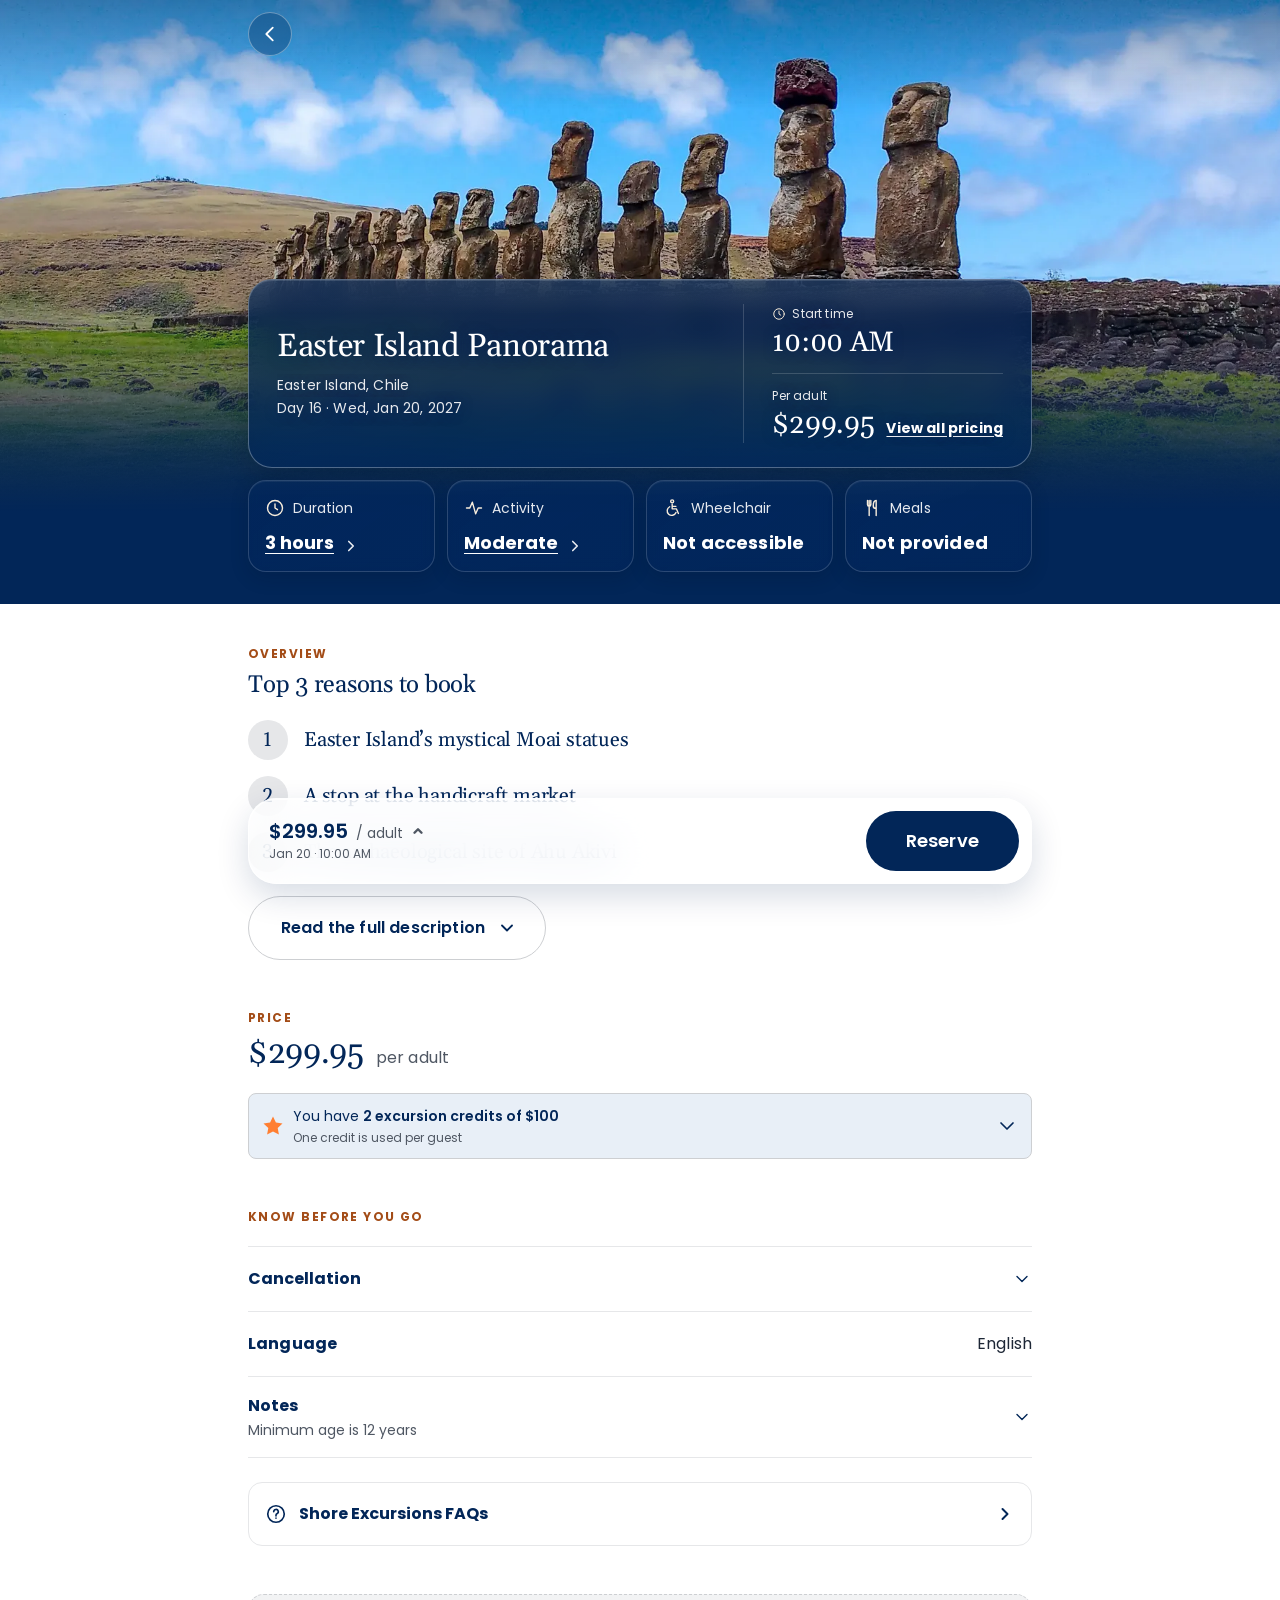
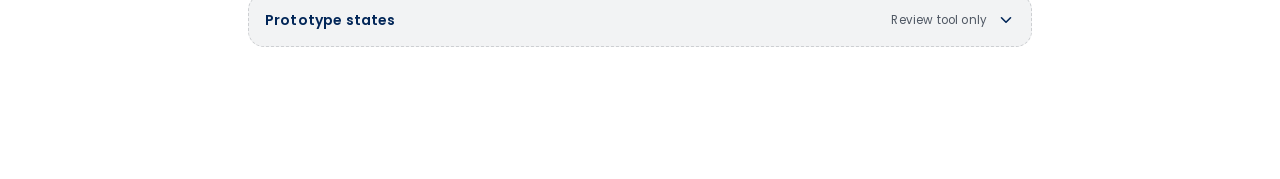
<file: easter-island-panorama.html>
<!doctype html>
<html lang="en">
<head>
<meta charset="utf-8">
<meta name="viewport" content="width=device-width, initial-scale=1, viewport-fit=cover">
<meta name="theme-color" content="#022658">
<title>Easter Island Panorama · Shore Excursion</title>
<link rel="preconnect" href="https://fonts.googleapis.com">
<link rel="preconnect" href="https://fonts.gstatic.com" crossorigin>
<link href="https://fonts.googleapis.com/css2?family=Gelasio:wght@400;500&family=Poppins:wght@400;500;600;700&display=swap" rel="stylesheet">
<style>
:root{
  /* ── App / HAL DS · Color (Figma: HuyND6BNFfXmrBOKBPqoBM) ── */
  --ds-hal-blue:#022658;
  --ds-hal-blue-hover:#1c4379;
  --ds-hal-blue-pressed:#021e46;
  --ds-dutch-orange:#ff7f32;
  --ds-dutch-cream:#f8eddc;
  --ds-dusk-fog:#a3b3bb;
  --ds-white:#ffffff;
  --ds-n100:#030f1f;
  --ds-n90:#1d2736;
  --ds-n70:#4f5763;
  --ds-n40:#9a9fa5;
  --ds-n30:#b4b7bc;
  --ds-n20:#cdcfd2;
  --ds-n15:#d9dbde;
  --ds-n10:#e6e7e9;
  --ds-n5:#f2f3f4;
  --ds-focus-blue:#1979ff;
  --ds-white-hover:#edf0f1;
  --ds-white-pressed:#e3e8eb;
  /* Effect style "Small" */
  --ds-shadow-small:0 2px 4px rgba(51,51,51,.10), 0 0 1px rgba(51,51,51,.10);
  /* HAL Blue / Neutral 100 / Dusk Fog as RGB triplets, for the alpha tints below */
  --ds-hal-blue-rgb:2,38,88;
  --ds-n100-rgb:3,15,31;
  --ds-dusk-fog-rgb:163,179,187;

  /* Page roles → HAL DS */
  --navy:var(--ds-hal-blue);
  --hal-blue:var(--ds-hal-blue);
  --orange-dot:var(--ds-dutch-orange);
  --cream:var(--ds-dutch-cream);
  --banner:var(--ds-dutch-cream);
  --n70:var(--ds-n70);
  --n90:var(--ds-n90);
  --border:var(--ds-n10);
  --blue-02:var(--ds-n5);
  --blue-05:var(--ds-n10);
  --white:var(--ds-white);
  /* Not in HAL DS (kept local, same as Figma "Color · Details page"):
     accessible orange text — Mes Orange / Dutch Orange fail 4.5:1 on white */
  --orange-text:#a34c17;
  /* Small text on glass: 90% white is the minimum that passes 4.5:1 over a pure-white photo */
  --on-glass:rgba(255,255,255,.9);
  --kf-fill:rgba(var(--ds-dusk-fog-rgb),.09);
  --kf-edge:rgba(255,255,255,.08);
  --glass-divider:rgba(255,255,255,.16);
  /* Shared height for the page's secondary controls: FAQ row, credits toggle, Read the full description */
  --row-h:64px;
  /* Not in HAL DS: credits card fill from the 2026 redesign file */
  --credit-fill:#e8eff7;

  /* ── App / HAL DS · Type. Gelasio / Poppins stay as fallbacks where HAL fonts aren't installed ── */
  --serif:"HAL Headline", "Gelasio", Georgia, "Times New Roman", serif;
  --sans:"HAL Body", "Poppins", system-ui, -apple-system, "Segoe UI", sans-serif;
  --lh-body:1.6;      /* Body/B1–B4 */
  --lh-head:1.2;      /* Heading/H1–H4 */
  --ls-body:.01em;    /* Body + Interactive: +1% */
  --ls-head:-.01em;   /* Heading (Headline): −1% */

  /* Spacing follows the HAL DS rule: multiples of 4, side padding 20 mobile / 40 tablet + desktop */
  --pad:20px;
  --col:784px;
  --card-pad-y:20px;
  --card-pad-x:20px;
  --card-title:28px;  /* Heading/H1-regular-M */
  --radius-g:24px;
  --fact-value:18px;  /* Body/B1-bold */
  /* Hero template: square photo area from the top; card overlaps its lower part */
  --photo-h:100vw;
  --photo-top:0px;
  --stack-top:62vw;
  --header-h:60px;
  --ease:cubic-bezier(.2,.8,.2,1);
}
@media (max-width:389px){ :root{ --fact-value:14px } }   /* Body/B3-bold */
@media (min-width:768px){
  :root{
    --pad:40px;
    --card-title:32px;  /* Heading/H2-regular — fits one line, card stays compact */
    --card-pad-y:24px;
    --card-pad-x:28px;
    --photo-h:clamp(480px, 50vw, 700px);
    --stack-top:clamp(264px, calc(36.5vw + 44px), 344px);   /* +44: the space the compact card + tiles give back */
  }
}

*,*::before,*::after{ box-sizing:border-box }
html{ -webkit-text-size-adjust:100%; scroll-behavior:smooth }
@media (prefers-reduced-motion:reduce){ html{ scroll-behavior:auto } }
body{
  margin:0; background:var(--white); color:var(--n90);
  font-family:var(--sans); font-size:16px; line-height:var(--lh-body); letter-spacing:var(--ls-body);
  -webkit-font-smoothing:antialiased; overflow-x:hidden;
}
body.locked{ overflow:hidden }
img{ display:block; max-width:100% }
button{ font:inherit; color:inherit; background:none; border:0; padding:0; cursor:pointer; -webkit-tap-highlight-color:transparent }
a{ color:inherit }
:focus-visible{ outline:2px solid var(--ds-focus-blue); outline-offset:3px; border-radius:6px }
.sr-only{ position:absolute; width:1px; height:1px; overflow:hidden; clip:rect(0 0 0 0); white-space:nowrap }
.wrap{ width:100%; max-width:calc(var(--col) + var(--pad) * 2); margin-inline:auto; padding-inline:var(--pad) }
svg.i{ width:20px; height:20px; flex:none; fill:none; stroke:currentColor; stroke-width:1.4; stroke-linecap:round; stroke-linejoin:round }

/* ───────────── Hero ───────────── */
.hero{
  position:relative; overflow:hidden; background:var(--navy);
  padding-bottom:32px; isolation:isolate;
}
.hero-bg{ position:absolute; inset:0; z-index:-1; pointer-events:none }
.wash{
  position:absolute; left:50%; top:-60%; width:260%; height:220%;
  transform:translate3d(-50%, var(--wash-y,0px), 0);
  filter:blur(36px) saturate(1.1); opacity:.9; will-change:transform;
}
.wash img{ width:100%; height:100%; object-fit:cover }
.photo{
  position:absolute; left:0; right:0; top:var(--photo-top); height:var(--photo-h);
  transform:translate3d(0, var(--photo-y,0px), 0) scale(var(--photo-s,1));
  transform-origin:50% 30%; will-change:transform;
  -webkit-mask-image:linear-gradient(180deg,#000 0%,#000 73.7%,rgba(0,0,0,.6) 86.8%,transparent 100%);
          mask-image:linear-gradient(180deg,#000 0%,#000 73.7%,rgba(0,0,0,.6) 86.8%,transparent 100%);
}
/* Focal point defaults to centre; each page's photo sets its own at the end of this stylesheet */
.photo img{ width:100%; height:100%; object-fit:cover; object-position:50% 50% }
.photo-dim{ position:absolute; inset:0; background:var(--navy); opacity:var(--dim,0) }
.top-shade{ position:absolute; inset:0 0 auto; height:110px; background:linear-gradient(180deg,rgba(var(--ds-n100-rgb),.35),rgba(var(--ds-n100-rgb),0)) }
.ramp{
  position:absolute; left:0; right:0; top:calc(var(--photo-top) + var(--photo-h) * .55); height:calc(var(--photo-h) * .45);
  background:linear-gradient(180deg,rgba(var(--ds-hal-blue-rgb),0) 0%,rgba(var(--ds-hal-blue-rgb),.2) 25%,rgba(var(--ds-hal-blue-rgb),.5) 50%,rgba(var(--ds-hal-blue-rgb),.82) 75%,var(--navy) 100%);
  /* Travels with the photo so the navy fade doesn't swallow it on scroll */
  transform:translate3d(0, var(--photo-y,0px), 0); will-change:transform;
}
.ramp::after{ content:""; position:absolute; left:0; right:0; top:100%; height:200vh; background:var(--navy) }

.topbar{ position:absolute; top:0; left:0; right:0; z-index:3; padding-top:max(12px, env(safe-area-inset-top)) }
.topbar .wrap{ padding-inline:calc(var(--pad) - 4px) }
@media (min-width:768px){ .topbar .wrap{ padding-inline:var(--pad) } }
.round-btn{
  width:44px; height:44px; border-radius:22px; display:grid; place-items:center; color:#fff;
  background:rgba(var(--ds-hal-blue-rgb),.32); border:1px solid rgba(255,255,255,.35);
  -webkit-backdrop-filter:blur(14px); backdrop-filter:blur(14px);
  transition:background .2s;
}
.round-btn:hover{ background:rgba(var(--ds-hal-blue-rgb),.45) }
.round-btn svg{ width:22px; height:22px; stroke-width:1.8 }

.hero-stack{ position:relative; padding-top:calc(56px + var(--stack-top)); display:flex; flex-direction:column; gap:12px }

/* Glass hero card */
/* Card and fact tiles move together; only the photo layers parallax behind them */
.card-wrap{ position:relative }
.status-pill{
  position:absolute; left:0; bottom:calc(100% + 12px);
  display:none; align-items:center; gap:8px; padding:4px 16px 4px 12px; border-radius:999px;
  font-size:14px; line-height:var(--lh-body); color:#fff; font-weight:600;   /* Body/B3-semibold */
  /* .72 keeps white 14px text at 4.5:1+ even over a pure-white photo (.55 measured 3.6:1) */
  background:rgba(var(--ds-hal-blue-rgb),.72); border:.75px solid rgba(255,255,255,.28);
  -webkit-backdrop-filter:blur(14px) saturate(140%); backdrop-filter:blur(14px) saturate(140%);
}
.status-pill.show{ display:inline-flex }
.status-pill b{ font-weight:700 }
.status-pill .dot{ width:8px; height:8px; border-radius:50%; background:var(--orange-dot) }
.status-pill.muted .dot{ background:rgba(255,255,255,.6) }

.glass{
  position:relative; border-radius:var(--radius-g); overflow:hidden;
  border:.75px solid rgba(255,255,255,.3);
  /* HAL Blue is lighter than the old navy, so every stop is +.04: lightest stop .70 keeps
     90% white text at 4.5:1 over pure white, sheen included */
  background:linear-gradient(143.6deg,rgba(var(--ds-hal-blue-rgb),.74) 0%,rgba(var(--ds-hal-blue-rgb),.70) 50%,rgba(var(--ds-hal-blue-rgb),.72) 100%);
  -webkit-backdrop-filter:blur(var(--glass-blur,14px)) saturate(140%);
          backdrop-filter:blur(var(--glass-blur,14px)) saturate(140%);
  box-shadow:0 8px 24px rgba(var(--ds-n100-rgb),.2), inset 0 1px 0 rgba(255,255,255,.12);
}
/* moving specular sheen — follows scroll so the glass reads as a physical pane */
.glass::before{
  content:""; position:absolute; inset:-40%; pointer-events:none;
  background:radial-gradient(60% 40% at var(--sheen-x,30%) var(--sheen-y,0%), rgba(255,255,255,.05), transparent 70%);
  mix-blend-mode:screen; transition:opacity .3s;
}
.glass::after{
  content:""; position:absolute; inset:0; pointer-events:none; border-radius:inherit;
  /* Top highlight stays behind the title (large text) and clears the small meta line */
  background:linear-gradient(180deg,rgba(255,255,255,.07),transparent 18%);
}
.hero-card{ padding:var(--card-pad-y) var(--card-pad-x); display:flex; flex-direction:column; gap:16px; color:#fff }
.hero-card > *{ position:relative; z-index:1 }
.on-photo{ text-shadow:0 1px 12px rgba(var(--ds-hal-blue-rgb),.6) }
/* Heading/H1-regular-M (28) → Heading/H1-regular (40) from 768 */
.hero-title{ margin:0; font:400 var(--card-title)/var(--lh-head) var(--serif); letter-spacing:var(--ls-head) }
.hero-meta{ margin:8px 0 0; font-size:14px; color:var(--on-glass) }   /* Body/B3-regular */

/* Location on one line, day and date on the next */
.hero-meta span{ display:block }
.hero-meta .meta-port{ white-space:nowrap; overflow:hidden; text-overflow:ellipsis }

/* Key row: start time and price share one band at one size, a step below the title
   (phone: title 28 / values 24 · from 768: title 32 / values 28) */
.key-row{ display:grid; grid-template-columns:minmax(0,1fr) minmax(0,1fr); row-gap:12px; border-top:1px solid var(--glass-divider); padding-top:16px }
.key{ min-width:0; padding-right:16px }
.key + .key{ padding:0 0 0 20px; border-left:1px solid var(--glass-divider) }
.key-label{ display:flex; align-items:center; gap:6px; margin:0 0 4px; font-size:12px; line-height:var(--lh-body); color:var(--on-glass) }   /* Body/B4-regular */
.key-label svg{ width:14px; height:14px; color:var(--cream) }
.key-value{ display:flex; align-items:center; gap:4px; font:400 24px/var(--lh-head) var(--serif); letter-spacing:var(--ls-head); white-space:nowrap; color:#fff }   /* Heading/H2-regular-M */
button.key-value{ text-decoration:underline; text-underline-offset:5px; text-decoration-thickness:1px }
button.key-value svg{ width:18px; height:18px; color:var(--on-glass); stroke-width:1.65 }
/* Price cell: "View all pricing" sits to the right of the price and wraps under it when the cell is narrow */
.key-price{ display:flex; flex-wrap:wrap; align-items:baseline; column-gap:12px; row-gap:2px }
/* Local/Link/B3-bold · Underline */
.card-link{ font-weight:700; font-size:14px; line-height:var(--lh-body); text-decoration:underline; text-underline-offset:3px; color:#fff; white-space:nowrap }
@media (max-width:359px){ .key-value{ font-size:20px } .key + .key{ padding-left:16px } }   /* Heading/H3-regular-M */
@media (min-width:768px){
  .fact{ padding:12px 16px; gap:8px }
  /* Title block left, start time and price stacked on the right: one band instead of two,
     so the card is shorter and more of the photo shows */
  .hero-card{ display:grid; grid-template-columns:minmax(0,1fr) auto; align-items:center; gap:0 }
  .hero-card > .on-photo:first-child{ padding-right:28px }
  .key-row{ display:flex; flex-direction:column; justify-content:center; gap:12px; align-self:stretch;
            border-top:0; padding:0 0 0 28px; border-left:1px solid var(--glass-divider); min-width:200px }
  .key{ padding:0 }
  .key + .key{ padding:12px 0 0; border-left:0; border-top:1px solid var(--glass-divider) }
  .key-value{ font-size:28px }   /* Heading/H1-regular-M */
}

/* Key facts */
.facts{ display:grid; grid-template-columns:1fr 1fr; gap:12px }
/* Works for any tile count: on phones a lone last tile spans the row; from 768 every tile shares one row equally */
.facts > .fact:last-child:nth-child(odd){ grid-column:1 / -1 }
@media (min-width:768px){
  .facts{ grid-template-columns:none; grid-auto-flow:column; grid-auto-columns:minmax(0,1fr) }
  .facts > .fact:last-child:nth-child(odd){ grid-column:auto }
}
@media (min-width:1024px){
  /* Less photo above the card so the key facts sit above the fold */
  :root{ --photo-h:max(440px, 40vw); --stack-top:clamp(204px, calc(14vw + 44px), 344px) }
}
@media (min-width:768px) and (max-width:1023px){
  :root{ --fact-value:16px }   /* Body/B2-bold */
  .fact{ padding:12px }
  .fact-value{ gap:4px }
}
/* Fact tiles use the same glass as the hero card */
.fact{
  position:relative; text-align:left; color:#fff; padding:16px;
  display:flex; flex-direction:column; gap:12px; min-width:0;
  transition:border-color .2s, transform .2s var(--ease), box-shadow .2s;
}
.fact.glass{
  border-radius:18px;
  /* A touch denser than the hero card; HAL Blue stops +.04 so the lightest (.71) still passes 4.5:1 over pure white */
  background:linear-gradient(143.6deg,rgba(var(--ds-hal-blue-rgb),.73) 0%,rgba(var(--ds-hal-blue-rgb),.71) 50%,rgba(var(--ds-hal-blue-rgb),.72) 100%);
  border-color:rgba(255,255,255,.16);
  -webkit-backdrop-filter:blur(calc(var(--glass-blur,14px) * .5)) saturate(120%);
          backdrop-filter:blur(calc(var(--glass-blur,14px) * .5)) saturate(120%);
  box-shadow:0 6px 18px rgba(var(--ds-n100-rgb),.18), inset 0 1px 0 rgba(255,255,255,.06);
}
.fact.glass::before{ opacity:.4 }
.fact.glass::after{ opacity:.2 }
.fact > *{ position:relative; z-index:1 }
button.fact:hover{ border-color:rgba(255,255,255,.32); box-shadow:0 10px 26px rgba(var(--ds-n100-rgb),.26), inset 0 1px 0 rgba(255,255,255,.1) }
button.fact:active{ transform:scale(.98) }
.fact-label{ display:flex; align-items:center; gap:8px; font-size:14px; color:var(--on-glass); min-width:0 }   /* Body/B3-regular */
.fact-label svg{ color:var(--cream) }
.fact-label span{ overflow:hidden; text-overflow:ellipsis; white-space:nowrap }
.fact-value{ display:flex; align-items:flex-end; flex:1; justify-content:space-between; gap:8px; min-width:0 }
.fact-value b{
  font-size:var(--fact-value); line-height:1.3; font-weight:700;
  overflow-wrap:break-word; min-width:0;
}
button.fact .fact-value b{ text-decoration:underline; text-underline-offset:4px; text-decoration-thickness:1px }
.fact-value svg{ width:18px; height:18px; color:var(--on-glass); stroke-width:1.65 }

/* ───────────── Compact header ───────────── */
.compact{
  position:fixed; inset:0 0 auto; z-index:40; background:var(--navy); color:#fff;
  padding-top:env(safe-area-inset-top);
  transform:translateY(-102%); transition:transform .32s var(--ease), box-shadow .3s;
  border-bottom:1px solid rgba(255,255,255,.08);
}
.compact.show{ transform:none; box-shadow:0 6px 20px rgba(var(--ds-hal-blue-rgb),.18) }
.compact .wrap{ display:flex; align-items:center; gap:8px; min-height:var(--header-h); padding-inline:calc(var(--pad) - 12px) }
.compact-back{ width:44px; height:44px; display:grid; place-items:center; color:#fff; flex:none; border-radius:22px }
.compact-back svg{ width:22px; height:22px; stroke-width:1.8 }
.compact-text{ flex:1; min-width:0; text-align:left; padding:8px 0 }
/* Local/Eyebrow (HAL Body Bold 12, 12% tracking, uppercase) — not in HAL DS */
.compact-eyebrow{ display:block; font-size:12px; font-weight:700; letter-spacing:.12em; text-transform:uppercase; color:var(--on-glass); line-height:var(--lh-body) }
.compact-eyebrow b{ color:var(--cream) }
.compact-title{ display:block; font:600 16px/var(--lh-body) var(--sans); white-space:nowrap; overflow:hidden; text-overflow:ellipsis }   /* Body/B2-semibold */
.compact.expanded .compact-title{ white-space:normal }

/* ───────────── Content ───────────── */
main{ padding-bottom:16px }
section.block{ position:relative; padding:40px 0 8px; scroll-margin-top:calc(var(--header-h) + 16px) }
/* Local/Eyebrow */
.eyebrow{ margin:0; font-size:12px; line-height:var(--lh-body); font-weight:700; letter-spacing:.12em; text-transform:uppercase; color:var(--orange-text) }
.section-title{ margin:8px 0 0; font:400 24px/var(--lh-head) var(--serif); letter-spacing:var(--ls-head); color:var(--hal-blue) }   /* Heading/H2-regular-M */
.section-body{ margin-top:20px }

.highlights{ list-style:none; margin:0; padding:0; display:flex; flex-direction:column; gap:16px }
.highlight{ display:flex; gap:16px; align-items:flex-start }
/* A reason with no supporting line centres on its number */
.highlight:not(:has(p)){ align-items:center }
.num{
  flex:none; width:40px; height:40px; border-radius:20px; background:var(--blue-05);
  display:grid; place-items:center; color:var(--hal-blue);
  font:400 20px/1 var(--serif); font-variant-numeric:lining-nums;   /* Heading/H3-regular-M */
}
.highlight h3{ margin:0; font:400 20px/var(--lh-head) var(--serif); letter-spacing:var(--ls-head); color:var(--hal-blue) }   /* Heading/H3-regular-M */
.highlight p{ margin:4px 0 0; font-size:14px; color:var(--n70) }   /* Body/B3-regular */

/* HAL DS Button · Type=secondary, Size=large, Icon=icon right (label Body/B1-semibold, as in Figma) */
.btn-outline{
  margin-top:24px; display:inline-flex; align-items:center; gap:16px; height:60px; padding:0 32px 0 40px;
  border:.5px solid var(--hal-blue); border-radius:999px; color:var(--hal-blue); background:var(--ds-white);
  box-shadow:var(--ds-shadow-small);
  font-weight:600; font-size:18px; line-height:1; letter-spacing:var(--ls-body);
  transition:background .2s;
}
.btn-outline:hover{ background:var(--ds-white-hover) }
.btn-outline:active{ background:var(--ds-white-pressed) }
.btn-outline:focus-visible, .btn-primary:focus-visible{ outline:2px solid var(--ds-focus-blue); outline-offset:3px; border-radius:999px }
.btn-outline svg{ width:20px; height:20px; stroke-width:1.8; transition:transform .3s var(--ease) }
/* The full-size label + DS padding needs 335px; narrow phones keep one line by easing the padding */
.btn-outline{ white-space:nowrap; max-width:100% }
@media (max-width:389px){ .btn-outline{ padding:0 24px; gap:12px } }
@media (max-width:359px){ .btn-outline{ font-size:16px; padding:0 20px 0 24px } }   /* Body/B2-semibold */
.btn-outline[aria-expanded="true"] svg{ transform:rotate(180deg) }

.collapse{ display:grid; grid-template-rows:0fr; transition:grid-template-rows .38s var(--ease) }
.collapse > div{ overflow:hidden; min-height:0 }
.collapse.open{ grid-template-rows:1fr }
@media (prefers-reduced-motion:reduce){ .collapse{ transition:none } }
.description{ max-width:640px; padding-top:20px }
.description p{ margin:0 0 12px }
.description b{ font-weight:600; color:var(--n90) }

.price-heading{ display:flex; align-items:baseline; gap:12px; margin-top:8px }
.price-heading .amt{ font:400 32px/var(--lh-head) var(--serif); color:var(--hal-blue); letter-spacing:var(--ls-head) }   /* Heading/H2-regular */
.price-heading .unit{ color:var(--n70) }
.rates{ margin-top:20px }
.rate{ display:flex; justify-content:space-between; align-items:baseline; padding:12px 0; border-top:1px solid var(--border) }
.rate:last-child{ border-bottom:1px solid var(--border) }
.rate b{ font-weight:700 }

.credit-head{ width:100%; display:flex; align-items:center; gap:12px; min-height:56px; padding:16px; text-align:left; color:var(--hal-blue) }
.credit-head .star{ width:22px; height:22px; stroke-width:1.5 }
.credit-head .txt{ flex:1; min-width:0 }
.credit-head strong{ display:block; font-size:16px; line-height:var(--lh-body) }   /* Body/B2-bold */
.credit-head small{ display:block; font-size:14px; color:var(--n70) }   /* Body/B3-regular */
.chev{ width:20px; height:20px; stroke-width:1.8; color:var(--hal-blue); transition:transform .3s var(--ease) }
[aria-expanded="true"] > .chev{ transform:rotate(180deg) }

.accordion{ margin-top:20px; border-bottom:1px solid var(--border) }
.acc{ position:relative; border-top:1px solid var(--border) }
.acc-head{ width:100%; display:flex; align-items:center; gap:12px; min-height:64px; padding:16px 0; text-align:left }
.acc-head .titles{ flex:1; min-width:0 }
.acc-head strong{ display:block; font-size:16px; color:var(--hal-blue); line-height:var(--lh-body) }   /* Body/B2-bold */
.acc-head small{ display:block; font-size:14px; color:var(--n70); overflow:hidden; text-overflow:ellipsis; white-space:nowrap }   /* Body/B3-regular */
.acc-body{ max-width:640px; padding-bottom:20px; font-size:14px }
.acc-body p{ margin:0 0 12px }
/* Local/Link/B3-bold · Underline */
.text-link{ display:inline-flex; align-items:center; min-height:44px; font-weight:700; font-size:14px; color:var(--hal-blue); text-decoration:underline; text-underline-offset:3px }

/* ───────────── Floating action bar ───────────── */
.bar-zone{
  position:fixed; z-index:30; left:12px; right:12px; bottom:calc(12px + env(safe-area-inset-bottom));
}
@media (min-width:768px){
  .bar-zone{ left:50%; right:auto; width:min(var(--col), calc(100% - var(--pad) * 2)); transform:translateX(-50%); bottom:calc(16px + env(safe-area-inset-bottom)) }
}
.credit-banner{
  position:absolute; left:0; right:0; bottom:calc(100% - 28px); padding:16px 48px 40px 20px;
  background:var(--banner); border-radius:24px 24px 0 0; color:var(--n90);
  box-shadow:0 -2px 18px rgba(var(--ds-hal-blue-rgb),.12);
  transition:transform .35s var(--ease), opacity .3s;
}
.credit-banner.hidden{ transform:translateY(24px); opacity:0; pointer-events:none }
.credit-banner strong{ display:block; font-size:14px; line-height:var(--lh-body) }   /* Body/B3-bold */
.credit-banner span{ font-size:12px; color:var(--n70) }   /* Body/B4-regular */
.credit-banner button{ position:absolute; top:8px; right:8px; width:36px; height:36px; display:grid; place-items:center; color:var(--n70); border-radius:18px }
.credit-banner button svg{ width:18px; height:18px }

.bar{
  position:relative; display:flex; align-items:center; gap:16px; padding:12px 12px 12px 20px; border-radius:28px;
  background:rgba(255,255,255,.72); border:1px solid rgba(255,255,255,.8);
  -webkit-backdrop-filter:blur(22px) saturate(180%); backdrop-filter:blur(22px) saturate(180%);
  box-shadow:0 12px 32px rgba(var(--ds-hal-blue-rgb),.16), inset 0 1px 0 rgba(255,255,255,.85);
}
.bar-price{ flex:1; min-width:0; text-align:left; display:flex; flex-direction:column; gap:0; border-radius:14px; padding:2px 4px 2px 0 }
/* Wraps under the full-size HAL DS button on narrow phones, as the Figma action bar does */
.bar-line1{ display:flex; flex-wrap:wrap; align-items:baseline; column-gap:8px; white-space:nowrap; color:var(--hal-blue) }
.bar-line1 b{ font-size:20px; line-height:var(--lh-head); font-weight:600 }   /* Heading/H4-semibold-M */
.bar-line1 .u{ font-size:14px; color:var(--n70) }   /* Body/B3-regular */
.bar-line1 svg{ width:14px; height:14px; stroke-width:2.4; color:var(--n70); align-self:center; transition:transform .3s var(--ease) }
.bar-price[aria-expanded="true"] .bar-line1 svg{ transform:rotate(180deg) }
.bar-line2{ font-size:12px; line-height:var(--lh-body); color:var(--n70); white-space:nowrap; overflow:hidden; text-overflow:ellipsis }   /* Body/B4-regular */
/* HAL DS Button · Type=primary, Size=large (label Body/B1-semibold, as in Figma).
   Hover HAL Blue Hover, pressed HAL Blue Pressed, disabled Neutral 10 / Neutral 30 */
.btn-primary{
  flex:none; height:60px; padding:0 40px; border-radius:999px;
  background:var(--hal-blue); color:#fff; font-weight:600; font-size:18px; line-height:1; letter-spacing:var(--ls-body);
  white-space:nowrap; transition:background .2s, transform .15s;
}
.btn-primary:hover{ background:var(--ds-hal-blue-hover) }
.btn-primary:active{ transform:scale(.97); background:var(--ds-hal-blue-pressed) }
.btn-primary:disabled{ background:var(--ds-n10); color:var(--ds-n30); cursor:not-allowed; transform:none }
/* Narrow phones: tighten the price side; the HAL DS button keeps its size */
@media (max-width:389px){
  .bar{ gap:8px; padding-left:16px }
  .bar-line1{ column-gap:4px }
  .bar-line1 b{ font-size:18px }
}

/* ───────────── Drawers / modals ───────────── */
.layer{ position:fixed; inset:0; z-index:60; display:flex; align-items:flex-end; justify-content:center; visibility:hidden }
.layer.open{ visibility:visible }
.scrim{ position:absolute; inset:0; background:rgba(var(--ds-hal-blue-rgb),.5); opacity:0; transition:opacity .3s }
.layer.open .scrim{ opacity:1 }
.sheet{
  position:relative; width:100%; max-height:min(88vh, 88dvh); display:flex; flex-direction:column;
  background:#fff; border-radius:24px 24px 0 0; box-shadow:0 -8px 40px rgba(var(--ds-n100-rgb),.2);
  transform:translateY(100%); transition:transform .38s var(--ease);
  padding-bottom:env(safe-area-inset-bottom);
}
.layer.open .sheet{ transform:translateY(var(--drag,0px)) }
.sheet.dragging{ transition:none }
.grabber{ position:absolute; top:8px; left:50%; width:36px; height:4px; margin-left:-18px; border-radius:2px; background:var(--ds-n15) }
.sheet-head{ position:relative; display:flex; align-items:center; justify-content:center; min-height:60px; padding:12px 56px 4px; touch-action:none; flex:none }
.sheet-head .close{ position:absolute; left:12px; top:12px; width:44px; height:44px; display:grid; place-items:center; color:var(--hal-blue); border-radius:22px }
.sheet-head .close:hover{ background:var(--blue-02) }
.sheet-head .close svg{ width:22px; height:22px; stroke-width:1.8 }
.sheet-label{ font-weight:700; font-size:16px; color:var(--hal-blue) }   /* Body/B2-bold */
.sheet-body{ position:relative; overflow:auto; padding:8px var(--pad) 28px; overscroll-behavior:contain }
.sheet h2{ margin:0 0 16px; font:400 24px/var(--lh-head) var(--serif); color:var(--hal-blue); letter-spacing:var(--ls-head) }   /* Heading/H2-regular-M */
@media (min-width:768px){
  .layer{ align-items:center; padding:24px }
  .sheet{
    width:560px; max-height:min(84vh, 760px); border-radius:24px;
    transform:translateY(16px) scale(.97); opacity:0; transition:transform .3s var(--ease), opacity .25s;
  }
  .layer.open .sheet{ transform:none; opacity:1 }
  .grabber{ display:none }
  .sheet-body{ padding:8px 28px 28px }
}
@media (prefers-reduced-motion:reduce){ .sheet,.scrim{ transition:none } }

.d-lead{ margin:-8px 0 16px; color:var(--n70) }
.d-rows{ border-top:1px solid var(--border) }
.d-row{ padding:12px 0; border-bottom:1px solid var(--border) }
.d-row .top{ display:flex; justify-content:space-between; gap:12px; align-items:baseline }
.d-row .top b{ font-size:16px; color:var(--n90) }   /* Body/B2-bold */
.d-row .top span{ font-size:14px; color:var(--n70); text-align:right }   /* Body/B3-regular */
.d-row p{ margin:2px 0 0; font-size:14px; color:var(--n70) }
.d-note{ margin:16px 0 0; font-size:14px; color:var(--n70) }   /* Body/B3-regular */
.d-note a{ font-weight:700; color:var(--hal-blue); text-underline-offset:3px }
.bullets{ margin:0 0 20px; padding-left:24px; font-size:16px }   /* Body/B2-regular */
.bullets li{ margin-bottom:4px }
.bullets li::marker{ color:var(--n70) }
.levels{ display:flex; flex-direction:column; gap:12px }
.level{ border:1px solid var(--border); border-radius:12px; padding:12px 16px }
.level b{ color:var(--hal-blue) }
.level small{ font-size:12px; color:var(--n70); font-weight:500 }   /* Body/B4-medium */
.level p{ margin:2px 0 0; font-size:14px; color:var(--n70) }
.level.current{ border:2px solid var(--hal-blue); background:var(--blue-02); padding:11px 15px }
.d-sub{ margin:24px 0 8px; font-size:12px; line-height:var(--lh-body); font-weight:700; letter-spacing:.12em; text-transform:uppercase; color:var(--orange-text) }   /* Local/Eyebrow */
.sheet-cta{ margin-top:24px; width:100% }

/* ───────────── Toast & state switcher ───────────── */
.toast{
  position:fixed; left:50%; bottom:110px; z-index:80; transform:translate(-50%,16px); opacity:0;
  background:var(--n90); color:#fff; font-size:14px; padding:12px 16px; border-radius:12px; max-width:calc(100% - 32px);
  transition:opacity .25s, transform .25s var(--ease); pointer-events:none;
}
.toast.show{ opacity:1; transform:translate(-50%,0) }

/* Prototype states — sits at the very bottom of the page */
.proto-foot{ padding-top:24px; padding-bottom:calc(132px + env(safe-area-inset-bottom)) }
.proto{ border:1px dashed var(--ds-n20); border-radius:16px; background:var(--blue-02); font-size:13px }
.proto summary{
  list-style:none; cursor:pointer; display:flex; align-items:center; gap:10px; padding:14px 16px;
  font-weight:600; color:var(--hal-blue); font-size:14px; border-radius:16px;
}
.proto summary::-webkit-details-marker{ display:none }
.proto summary small{ font-weight:400; color:var(--n70); margin-left:auto }
.proto summary svg{ width:18px; height:18px; stroke-width:1.8; transition:transform .3s var(--ease) }
.proto[open] summary svg{ transform:rotate(180deg) }
.proto-panel{ display:grid; grid-template-columns:repeat(auto-fit, minmax(200px, 1fr)); gap:4px 20px; padding:2px 16px 16px }
.proto-panel fieldset{ border:0; margin:0 0 8px; padding:0 }
.proto-panel legend{ font-size:12px; font-weight:700; letter-spacing:.1em; text-transform:uppercase; color:var(--orange-text); margin-bottom:6px }
.proto-panel label{ display:flex; gap:8px; align-items:center; padding:3px 0; cursor:pointer }
.proto-panel input{ accent-color:var(--hal-blue); margin:0 }
.proto-panel p{ margin:2px 0 0; font-size:12px; color:var(--n70) }
.proto-reset{
  grid-column:1/-1; justify-self:start; height:40px; padding:0 18px; border-radius:999px;
  border:1.5px solid var(--hal-blue); color:var(--hal-blue); font-weight:700; font-size:14px; background:#fff;
}
.proto-reset:hover{ background:var(--blue-05) }

/* ───────────── Live HAL examples: additions ───────────── */
/* Experience-type badge (HISTORY Channel / Accessible Travel Solutions). It labels the excursion, not a system
   state, so it sits inside the card as a squared label; the round status pill above the card is reserved for availability */
.xp-badges{ display:flex; flex-wrap:wrap; gap:8px; margin:0 0 12px }
.xp-badge{
  display:inline-flex; align-items:center; gap:8px; padding:4px 12px 4px 10px;
  border-radius:8px; border:1px solid rgba(248,237,220,.55); background:rgba(var(--ds-hal-blue-rgb),.6);
  font-size:14px; font-weight:600; line-height:var(--lh-body); color:var(--cream); text-shadow:none;   /* Body/B3-semibold */
}
.xp-badge svg{ width:16px; height:16px; stroke-width:1.6 }
.xp-badges[hidden], .xp-badge[hidden]{ display:none }
.xp-mark{ width:auto; height:18px; flex:none }
/* HISTORY Channel: gold from the H mark (mid-tone of its gradient), not the cream used by the other badges */
.xp-badge.xp-history{ color:#f0b63c; border-color:rgba(240,182,60,.7) }

/* Non-interactive fact tile (Meals, and Wheelchair when there's no accessibility detail) */
div.fact .fact-value{ justify-content:flex-start }

/* Wheelchair-version notice: before Top 3, only on the accessible variant */
.notice{
  margin-top:32px; display:flex; gap:12px; padding:16px; border-radius:14px;
  background:var(--blue-02); border:1px solid var(--blue-05); font-size:14px; color:var(--n90);
}
.notice svg{ width:22px; height:22px; color:var(--hal-blue); stroke-width:1.5; margin-top:1px }
.notice p{ margin:0 }
.notice b{ color:var(--hal-blue) }

/* Excursion credits card — matches Figma "Dining credit" (HAL Mobile App Redesign 2026, 14953:27539):
   light blue fill, Neutral 20 border, radius 8, filled Dutch Orange star, Body/B3 HAL Blue with the amount in semibold.
   Opens to "Using your excursion credit" — that copy is FPO until product confirms it. */
.credit-card{ margin-top:20px; background:var(--credit-fill); border:1px solid var(--ds-n20); border-radius:8px; color:var(--hal-blue) }
.credit-card .credit-head{ width:100%; min-height:var(--row-h); display:flex; align-items:center; gap:8px; padding:8px 12px; text-align:left; color:var(--hal-blue); border-radius:8px }
.credit-card .star{ width:24px; height:24px; fill:var(--ds-dutch-orange); stroke:none; flex:none }
.credit-card .credit-text{ flex:1; min-width:0; font-size:14px; line-height:var(--lh-body) }   /* Body/B3-regular */
.credit-card b{ font-weight:600 }   /* Body/B3-semibold */
.credit-card .chev{ width:24px; height:24px }
.credit-rules{ margin:0 0 12px; padding:8px 12px 0; border-top:1px solid var(--ds-n20); font-size:12px; line-height:var(--lh-body) }
.credit-rules .credit-rules-title{ margin:0; font-weight:600; color:var(--hal-blue) }   /* Body/B4-semibold */
.credit-rules ul{ margin:4px 0 0; padding-left:18px; color:var(--n90) }   /* Body/B4-regular */
.sheet .credit-card{ margin-top:0 }

/* Know before you go: a row with a value and nothing to expand */
.acc-head.static{ cursor:default }
.acc-value{ font-size:16px; color:var(--n90) }   /* Body/B2-regular */
.acc-body a{ color:var(--hal-blue); font-weight:600; overflow-wrap:anywhere; text-underline-offset:3px }

/* Shore Excursions FAQs: set apart from the accordion and points right, because it opens a drawer instead of expanding */
.faq-row{
  width:100%; margin-top:24px; display:flex; align-items:center; gap:12px; min-height:var(--row-h); padding:16px;
  border:1px solid var(--border); border-radius:14px; background:var(--white); text-align:left; color:var(--hal-blue);
  transition:background .2s, border-color .2s;
}
.faq-row:hover{ background:var(--blue-02); border-color:var(--ds-n15) }
.faq-row .txt{ flex:1; min-width:0; font-weight:700; font-size:16px; line-height:var(--lh-body) }   /* Body/B2-bold */
.faq-row svg{ width:22px; height:22px; stroke-width:1.5 }
.faq-row svg.go{ width:20px; height:20px; stroke-width:1.8 }

/* FAQ drawer: full height on phones so opening an answer never resizes the sheet */
@media (max-width:767px){
  .sheet.full{ height:calc(100dvh - max(24px, env(safe-area-inset-top))); max-height:none }
}
@media (min-width:768px){ .sheet.full{ height:min(84vh, 760px) } }
.sheet .accordion{ margin-top:0 }
.sheet .acc-head strong{ font-size:16px }
.sheet .bullets{ font-size:14px; margin:0 0 12px; padding-left:20px }
.sheet .acc-body a{ color:var(--hal-blue); font-weight:600 }

/* Drawer rows that lead with an icon (Duration: clock · anchor · ship) */
.d-row .top b.ico{ display:flex; align-items:center; gap:10px }
.d-row .top b.ico svg{ width:18px; height:18px; color:var(--hal-blue); stroke-width:1.5 }

/* ───────────── Multiple start times on the day ───────────── */
.time-chips{ display:grid; grid-template-columns:repeat(3, minmax(0,1fr)); gap:12px; margin-top:20px }
.chip{
  text-align:left; border:1px solid var(--border); border-radius:14px; padding:12px 16px; min-width:0;
  background:#fff; transition:border-color .2s, background .2s;
}
.chip:hover{ border-color:var(--ds-n30) }
.chip .t{ display:block; font-weight:700; font-size:16px; color:var(--hal-blue); line-height:var(--lh-body); white-space:nowrap }   /* Body/B2-bold */
.chip .s{ display:block; font-size:12px; color:var(--n70); line-height:var(--lh-body); white-space:nowrap; overflow:hidden; text-overflow:ellipsis }   /* Body/B4-regular */
.chip .s.warn{ color:var(--orange-text); font-weight:600 }
.chip.soldout .t{ color:var(--n70) }
.chip[aria-checked="true"]{ border:2px solid var(--hal-blue); background:var(--blue-02); padding:11px 15px }
@media (max-width:359px){ .chip{ padding:12px } .chip[aria-checked="true"]{ padding:11px } .chip .t{ font-size:14px } }
.bar-line2 .pick{ color:var(--hal-blue); font-weight:700; text-decoration:underline; text-underline-offset:3px }
.time-opt{ width:100%; text-align:left; display:flex; align-items:center; gap:12px }
.time-opt .txt{ flex:1; min-width:0 }
.time-opt .radio{ width:20px; height:20px; border-radius:50%; border:1.5px solid var(--ds-n40); flex:none; display:grid; place-items:center }
.time-opt.current .radio{ border-color:var(--hal-blue) }
.time-opt.current .radio::after{ content:""; width:10px; height:10px; border-radius:50%; background:var(--hal-blue) }
.time-opt small.warn{ color:var(--orange-text) }

/* "Read the full description": rounded secondary button at the shared 64px height (FAQ row, credits toggle),
   Body/B2-semibold, Neutral 20 outline, no shadow */
#readMore{
  height:var(--row-h); padding:0 28px 0 32px; gap:12px; margin-top:24px;
  font-size:16px; border:1px solid var(--ds-n20); box-shadow:none;
}
#readMore svg{ width:20px; height:20px }
@media (max-width:389px){ #readMore{ padding:0 24px 0 28px } }
@media (max-width:359px){ #readMore{ font-size:16px; padding:0 20px 0 24px } }

/* Prototype states: the element a state changed flashes once after the page scrolls to it */
.proto-flash{ animation:protoFlash 1.6s var(--ease) }
@keyframes protoFlash{
  0%, 100%{ box-shadow:0 0 0 0 rgba(25,121,255,0) }
  20%, 60%{ box-shadow:0 0 0 4px rgba(25,121,255,.55) }
}
@media (prefers-reduced-motion:reduce){ .proto-flash{ animation:none; outline:2px solid var(--ds-focus-blue); outline-offset:4px } }

/* Excursion credits: with more than one credit, a second line says each guest uses one */
.credit-card .credit-sub{ display:block; font-size:12px; line-height:var(--lh-body); color:var(--n70) }   /* Body/B4-regular */
.credit-card .credit-sub[hidden], .credit-banner .banner-sub[hidden]{ display:none }
.credit-banner .banner-sub{ display:block }

/* Phone: static tile values (Wheelchair, Meals) always break between words — "Meal / provided",
   "Not / accessible" — so the two tiles in the row read the same whatever the width */
@media (max-width:767px){ div.fact .fact-value b{ width:min-content } }

/* ───────────── This page’s photo (the only page-specific styling) ───────────── */
/* easter-island-moai.webp: 2000×711 banner */
.photo img{ object-position:60% 50% }
</style>
</head>
<body>

<!-- Icon sprite -->
<svg width="0" height="0" style="position:absolute" aria-hidden="true">
  <symbol id="i-back" viewBox="0 0 22 22"><path d="M13.75 4.58 7.33 11l6.42 6.42"/></symbol>
  <symbol id="i-close" viewBox="0 0 22 22"><path d="M5.5 5.5l11 11M16.5 5.5l-11 11"/></symbol>
  <symbol id="i-right" viewBox="0 0 18 18"><path d="M6.75 4.5 11.25 9l-4.5 4.5"/></symbol>
  <symbol id="i-down" viewBox="0 0 20 20"><path d="M5 7.5 10 12.5 15 7.5"/></symbol>
  <symbol id="i-up" viewBox="0 0 14 14"><path d="M3.5 8.75 7 5.25l3.5 3.5"/></symbol>
  <symbol id="i-clock" viewBox="0 0 20 20"><circle cx="10" cy="10" r="7.5"/><path d="M10 5.83V10l2.5 1.67"/></symbol>
  <symbol id="i-pulse" viewBox="0 0 20 20"><path d="M2.5 10h3.33l2.5-5.83 3.34 11.66L14.17 10h3.33"/></symbol>
  <symbol id="i-access" viewBox="0 0 20 20"><circle cx="9.17" cy="3.33" r="1.5"/><path d="M9.17 6.25v2.08m0 0v2.5h4.16l2.09 4.59M9.17 8.33h3.75"/><path d="M6.67 8.75a4.58 4.58 0 1 0 6.33 5.83"/></symbol>
  <symbol id="i-meals" viewBox="0 0 20 20"><path d="M5.5 2.5v4.17a1.67 1.67 0 0 0 3.33 0V2.5M7.17 2.5v15M14.17 17.5V2.5c-1.84 0-2.92 2.08-2.92 5.42 0 1.66.83 2.5 2.92 2.5"/></symbol>
  <symbol id="i-anchor" viewBox="0 0 20 20"><circle cx="10" cy="4.17" r="1.67"/><path d="M10 5.83V17.5M7.08 8.75h5.84M3.75 11.67c.42 3.33 3 5.83 6.25 5.83s5.83-2.5 6.25-5.83M3.75 11.67 2.5 12.92M3.75 11.67 5 12.92M16.25 11.67 15 12.92M16.25 11.67l1.25 1.25"/></symbol>
  <symbol id="i-ship" viewBox="0 0 20 20"><path d="M2.92 11.67h14.16l-1.87 4.16H4.79zM5.83 11.67V8.75h8.34v2.92M8.75 8.75V5.83h2.5v2.92M2.5 18.33c1.25 0 1.25-.83 2.5-.83s1.25.83 2.5.83 1.25-.83 2.5-.83 1.25.83 2.5.83 1.25-.83 2.5-.83 1.25.83 2.5.83"/></symbol>
  <symbol id="i-star" viewBox="0 0 22 22"><path d="M11 2.29l2.66 5.5 6.05.83-4.4 4.21 1.1 5.96L11 15.95l-5.41 2.84 1.1-5.96-4.4-4.21 6.05-.83L11 2.29z"/></symbol>
  <symbol id="i-spark" viewBox="0 0 20 20"><path d="M8.33 2.5l1.43 4.24 4.24 1.43-4.24 1.43-1.43 4.23-1.43-4.23-4.23-1.43 4.23-1.43zM15 12.5l.71 2.12 2.12.71-2.12.71L15 18.17l-.71-2.13-2.12-.71 2.12-.71z"/></symbol>
  <symbol id="i-award" viewBox="0 0 20 20"><circle cx="10" cy="7.5" r="5"/><path d="M7.08 11.58 5.83 17.5 10 15.42l4.17 2.08-1.25-5.92"/></symbol>
  <symbol id="i-landmark" viewBox="0 0 20 20"><path d="M2.5 7.5 10 3.33l7.5 4.17M3.75 7.5h12.5M5 7.5v6.67M8.33 7.5v6.67M11.67 7.5v6.67M15 7.5v6.67M3.33 14.17h13.34M2.5 16.67h15"/></symbol>
  <symbol id="i-help" viewBox="0 0 20 20"><circle cx="10" cy="10" r="7.5"/><path d="M7.92 7.92a2.08 2.08 0 1 1 2.92 1.9c-.5.23-.84.72-.84 1.27v.66M10 13.75v.01"/></symbol>
</svg>

<!-- Compact header (slides in once the hero card scrolls away) -->
<div class="compact" id="compact" aria-hidden="true">
  <div class="wrap">
    <button class="compact-back" data-handoff="back" aria-label="Back" tabindex="-1"><svg class="i"><use href="#i-back"/></svg></button>
    <button class="compact-text" id="compactTitle" aria-expanded="false" tabindex="-1">
      <span class="compact-eyebrow">Easter Island · <b>Starts 10:00 AM</b></span>
      <span class="compact-title">Easter Island Panorama</span>
    </button>
  </div>
</div>

<header class="hero" id="hero">
  <div class="hero-bg" aria-hidden="true">
    <div class="wash" id="wash"><img src="assets/easter-island-moai.webp" alt=""></div>
    <div class="photo" id="photo"><img src="assets/easter-island-moai.webp" alt=""><div class="photo-dim"></div></div>
    <div class="top-shade"></div>
    <div class="ramp"></div>
  </div>

  <div class="topbar"><div class="wrap">
    <button class="round-btn" data-handoff="back" aria-label="Back"><svg class="i"><use href="#i-back"/></svg></button>
    </div></div>

  <div class="hero-stack wrap">
    <div class="card-wrap" id="cardWrap">
      <div class="status-pill" id="statusPill" role="status"><span class="dot"></span><span id="statusText"></span></div>
      <article class="glass hero-card" id="heroCard">
        <div class="on-photo">
          <p class="xp-badges" id="xpBadges" hidden><span class="xp-badge xp-history" data-badge="history" hidden><img class="xp-mark" src="assets/history-h.png" alt="" width="20" height="18"><span>HISTORY Channel Exclusive</span></span><span class="xp-badge xp-ats" data-badge="ats" hidden><svg class="i" aria-hidden="true"><use href="#i-spark"/></svg><span>Accessible Travel Solutions Exclusive</span></span><span class="xp-badge xp-heritage" data-badge="heritage" hidden><svg class="i" aria-hidden="true"><use href="#i-landmark"/></svg><span>Heritage Tour</span></span></p>
          <h1 class="hero-title">Easter Island Panorama</h1>
          <p class="hero-meta"><span class="meta-port" title="Easter Island, Chile">Easter Island, Chile</span><span>Day 16 · Wed, Jan 20, 2027</span></p>
        </div>

        <div class="key-row on-photo">
          <div class="key">
            <p class="key-label"><svg class="i"><use href="#i-clock"/></svg><span id="startLabel">Start time</span></p>
            <div id="startValue"><div class="key-value">10:00 AM</div></div>
          </div>
          <div class="key">
            <p class="key-label">Per adult</p>
            <div class="key-price"><div class="key-value">$299.95</div><a class="card-link" href="#price">View all pricing</a></div>
          </div>
        </div>
      </article>
    </div>

    <div class="facts" role="list">
      <button class="fact glass" role="listitem" data-drawer="duration" aria-haspopup="dialog">
        <span class="fact-label"><svg class="i"><use href="#i-clock"/></svg><span>Duration</span></span>
        <span class="fact-value"><b>3 hours</b><svg class="i"><use href="#i-right"/></svg></span>
      </button>
      <button class="fact glass" role="listitem" data-drawer="activity" aria-haspopup="dialog">
        <span class="fact-label"><svg class="i"><use href="#i-pulse"/></svg><span>Activity</span></span>
        <span class="fact-value"><b>Moderate</b><svg class="i"><use href="#i-right"/></svg></span>
      </button>
      <div class="fact glass" role="listitem">
        <span class="fact-label"><svg class="i"><use href="#i-access"/></svg><span>Wheelchair</span></span>
        <span class="fact-value"><b>Not accessible</b></span>
      </div>
      <div class="fact glass" role="listitem">
        <span class="fact-label"><svg class="i"><use href="#i-meals"/></svg><span>Meals</span></span>
        <span class="fact-value"><b>Not provided</b></span>
      </div>
    </div>
  </div>
</header>

<main class="wrap">
  <section class="block" id="overview" aria-labelledby="overviewTitle">
    <p class="eyebrow">Overview</p>
    <h2 class="section-title" id="overviewTitle">Top 3 reasons to book</h2>
    <div class="section-body">
      <ol class="highlights">
        <li class="highlight"><span class="num" aria-hidden="true">1</span><h3>Easter Island’s mystical Moai statues</h3></li>
        <li class="highlight"><span class="num" aria-hidden="true">2</span><h3>A stop at the handicraft market</h3></li>
        <li class="highlight"><span class="num" aria-hidden="true">3</span><h3>The archaeological site of Ahu Akivi</h3></li>
      </ol>
      <button class="btn-outline" id="readMore" aria-expanded="false" aria-controls="desc"><span>Read the full description</span><svg class="i"><use href="#i-down"/></svg></button>
      <div class="collapse" id="desc"><div><div class="description">
        <p>Leaving the harbor of Hanga Piko, your coach drives through the village of Hanga Roa.</p>
        <p>At the ceremonial site of Tahai, located on the west coast of the island, you will see altars and the monolithic Moai statues that have become an iconic symbol of Rapa Nui culture.</p>
        <p>A stop at the handicrafts market allows you some time to admire some of the crafts in wood and shell made by the islanders.</p>
        <p>Leave the village and relax during a 20-minute drive to the archaeological site of Ahu Akivi, featuring seven restored statues. Hear the legend and lore surrounding these statues, which represent the seven ambassadors sent to Easter Island by King Hotu Matua.</p>
        <p>Then, enjoy a scenic drive back to the pier with a short photo stop at Ahu Poukura — an unrestored statue.</p>
      </div></div></div>
    </div>
  </section>

  <section class="block" id="times" aria-labelledby="timesTitle" hidden>
    <p class="eyebrow">Start times</p>
    <h2 class="section-title" id="timesTitle">Choose a time on Jan 20</h2>
    <div class="time-chips" role="radiogroup" aria-labelledby="timesTitle" id="timeChips"></div>
  </section>

  <section class="block" id="price" aria-labelledby="priceEyebrow">
    <p class="eyebrow" id="priceEyebrow">Price</p>
    <div class="price-heading"><span class="amt">$299.95</span><span class="unit">per adult</span></div>
    <!-- Excursion credits: CONFIRM WITH PRODUCT what credit data and copy can be shown -->
    <div class="credit-card" id="creditCard">
      <button class="credit-head" aria-expanded="false" aria-controls="creditRules"><svg class="i star" aria-hidden="true"><use href="#i-star"/></svg><span class="credit-text"><span id="creditTitle">You have <b>2 excursion credits of $100</b></span><span class="credit-sub" data-credit-sub hidden>One credit is used per guest</span></span><svg class="i chev" aria-hidden="true"><use href="#i-down"/></svg></button>
      <div class="collapse" id="creditRules"><div><div class="credit-rules">
        <!-- FPO: credit rules copy taken from Figma "Dining credit" (14953:27539). Not on the live pages — needs product confirmation. -->
        <p class="credit-rules-title">Using your excursion credit</p>
        <ul><li>Your credit covers up to the dollar amount listed.</li><li>Credits expire at the end of the voyage.</li></ul>
      </div></div></div>
    </div>
  </section>

  <section class="block" id="know" aria-labelledby="knowEyebrow">
    <p class="eyebrow" id="knowEyebrow">Know before you go</p>
    <div class="accordion" id="accordion">
      <div class="acc">
        <button class="acc-head" aria-expanded="false">
          <span class="titles"><strong>Cancellation</strong></span>
          <svg class="i chev"><use href="#i-down"/></svg>
        </button>
        <div class="collapse"><div><div class="acc-body">
          <p>Online cancellations will not be accepted during the 3-day period prior to cruise departure. Instead, you will need to cancel once you board the ship. All onboard cancellations are subject to at least a 10% cancellation fee. If you cancel a Signature Collection Shore Excursions within 3 days of sailing, a 100% cancellation fee will apply since transportation and services will have already been arranged with the appropriate Shore Excursion operator. If cancellation occurs onboard after the cancellation deadline for a specific Shore Excursion, a 100% cancellation fee will apply. The ship’s Shore Excursions Office will be able to advise you of the cancellation deadline applicable to each Shore Excursion. Passengers who wish to cancel should visit the Shore Excursions Office upon embarkation. Optional Shore Excursions during the land portion of an Alaska Land+Sea Journey are non-refundable within 3 days of your Land+Sea Journey departure date.</p>
          <p>In the case of online cancellations made by you (which cannot be made during the 3-day period prior to cruise departure) or cancellations made by us more than 3 days prior to cruise departure, we will issue a credit on the credit card that was used to pay for the booking. For all other cancellations (whether by you, Holland America Line or the Shore Excursion operator), a credit will not be given on your credit card. Instead, we will apply an ONBOARD CREDIT ONLY policy under which the refund (less any cancellation fee) will show up as a credit to the shipboard account of the person who was to take the Shore Excursion. If the credit is not fully utilized during the cruise, the balance will be paid to that passenger by the ship’s Purser at the end of the voyage.</p>
        </div></div></div>
      </div>
      <div class="acc">
        <div class="acc-head static">
          <span class="titles"><strong>Language</strong></span>
          <span class="acc-value">English</span>
        </div>
      </div>
      <div class="acc">
        <button class="acc-head" aria-expanded="false">
          <span class="titles"><strong>Notes</strong><small id="notesSummary"></small></span>
          <svg class="i chev"><use href="#i-down"/></svg>
        </button>
        <div class="collapse"><div><div class="acc-body" id="notesBody">
          <p>Minimum age is 12 years. Easter Island has a hot and humid climate. Shade is limited; to avoid sunburn, wear light, long clothing suitable for use as a cover-up. Bring a hat and sunglasses, wear biodegradable sunscreen. Bring bottled water. Wear comfortable walking shoes. Tourism infrastructure is very limited on Easter Island. Transportation will be by way of several different types of vehicles, including minibuses and vans. A guide waits for you at each point of interest and provides narration and explanation, rather than riding with you in the vehicle. The ship is at anchor on Easter Island, and the Immigration clearance process can take more than an hour. Having your immigration card filled out prior to arrival will expedite the process. Very few vendors on Easter Island accept credit cards; bring US dollars or Chilean pesos. Mobility devices (wheelchairs, walkers, scooters, etc) cannot be accommodated on the transportation. Participants must be able to climb a few steps unassisted to board the transportation.</p>
        </div></div></div>
      </div>
    </div>
    <button class="faq-row" data-drawer="faq" aria-haspopup="dialog">
      <svg class="i"><use href="#i-help"/></svg>
      <span class="txt">Shore Excursions FAQs</span>
      <svg class="i go"><use href="#i-right"/></svg>
    </button>
  </section>
</main>

<footer class="wrap proto-foot">
  <details class="proto" id="proto">
    <summary>Prototype states <small>Review tool only</small><svg class="i"><use href="#i-down"/></svg></summary>
    <form class="proto-panel" id="protoPanel">
      <fieldset><legend>Start times</legend>
        <label><input type="radio" name="times" value="single" checked> One start time</label>
        <label><input type="radio" name="times" value="multi"> Multiple times · none picked</label>
        <label><input type="radio" name="times" value="multi-picked"> Multiple times · first picked</label>
        <p>Extra times are filler until the API provides them. With multiple times, each time has its own availability.</p>
      </fieldset>
      <fieldset><legend>Experience badge</legend>
        <label><input type="radio" name="badge" value="none" checked> None</label>
        <label><input type="radio" name="badge" value="history"> HISTORY Channel Exclusive</label><label><input type="radio" name="badge" value="ats"> Accessible Travel Solutions Exclusive</label><label><input type="radio" name="badge" value="heritage"> Heritage Tour</label>
      </fieldset>
      <fieldset><legend>Availability</legend>
        <label><input type="radio" name="avail" value="available" checked> Available</label>
        <label><input type="radio" name="avail" value="limited"> Limited Capacity</label>
        <label><input type="radio" name="avail" value="spots"> 1 Spot Left</label>
        <label><input type="radio" name="avail" value="soldout"> Sold Out</label>
      </fieldset>
      <fieldset><legend>Credits</legend>
        <label><input type="radio" name="credits" value="2" checked> 2 credits of $100</label>
        <label><input type="radio" name="credits" value="1"> 1 credit of $100</label>
        <label><input type="radio" name="credits" value="0"> No credits</label>
        <label><input type="radio" name="credits" value="banner"> Credit introduction banner</label>
        <p>Confirm with product what credit data can be shown.</p>
      </fieldset>
      <fieldset><legend>Credit value</legend>
        <label><input type="radio" name="creditValue" value="100" checked> $100</label>
        <label><input type="radio" name="creditValue" value="200"> $200</label>
        <label><input type="radio" name="creditValue" value="300"> $300</label>
        <p>One credit is used per guest — shown whenever there is more than one.</p>
      </fieldset>
      <fieldset><legend>Ship times</legend>
        <label><input type="radio" name="ship" value="both" checked> Arrive + all aboard</label>
        <label><input type="radio" name="ship" value="arrive"> Arrive only</label>
        <p>Filler times (7:00 AM / 5:00 PM) until the API provides them.</p>
      </fieldset>
      <button type="button" class="proto-reset" id="protoReset">Reset all states</button>
    </form>
  </details>
</footer>

<!-- Floating booking bar -->
<div class="bar-zone" id="barZone">
  <div class="credit-banner hidden" id="creditBanner" role="status">
    <strong id="bannerTitle">2 excursion credits of $100 available</strong>
    <span class="banner-sub" data-credit-sub hidden>One credit is used per guest</span>
    <button aria-label="Dismiss" id="bannerClose"><svg class="i"><use href="#i-close"/></svg></button>
  </div>
  <div class="bar">
    <button class="bar-price" id="barPrice" data-drawer="pricing" aria-haspopup="dialog" aria-expanded="false" aria-label="Show price details">
      <span class="bar-line1"><b>$299.95</b><span class="u">/ adult</span><svg class="i"><use href="#i-up"/></svg></span>
      <span class="bar-line2" id="barLine2">Jan 20 · 10:00 AM</span>
    </button>
    <button class="btn-primary" id="cta">Reserve</button>
  </div>
</div>

<!-- Drawer / modal shell -->
<div class="layer" id="layer" aria-hidden="true">
  <div class="scrim" data-close></div>
  <div class="sheet" role="dialog" aria-modal="true" aria-labelledby="sheetLabel" id="sheet" tabindex="-1">
    <span class="grabber" aria-hidden="true"></span>
    <div class="sheet-head" id="sheetHead">
      <button class="close" data-close aria-label="Close"><svg class="i"><use href="#i-close"/></svg></button>
      <span class="sheet-label" id="sheetLabel"></span>
    </div>
    <div class="sheet-body" id="sheetBody"></div>
  </div>
</div>

<!-- Drawer content -->
<template id="t-duration" data-label="Duration">
  <h2>3 hours</h2>
  <div class="d-rows">
    <div class="d-row"><div class="top"><b class="ico"><svg class="i"><use href="#i-clock"/></svg><span data-slot="start-label">Start time</span></b><span data-slot="start">10:00 AM</span></div></div>
    <div class="d-row"><div class="top"><b class="ico"><svg class="i"><use href="#i-anchor"/></svg>Ship arrives</b><span>7:00 AM</span></div></div>
    <div class="d-row" data-slot="aboard-row"><div class="top"><b class="ico"><svg class="i"><use href="#i-ship"/></svg>All aboard</b><span>5:00 PM</span></div></div>
  </div>
</template>

<template id="t-activity" data-label="Activity level">
  <h2>Moderate</h2>
  <div class="levels">
    <div class="level"><b>Easy activity</b><p>Very light activity including short distances to walk; may include steps.</p></div>
    <div class="level current"><b>Moderate activity</b> <small>· This excursion</small><p>Requires intermittent effort throughout, including walking medium distances over uneven surfaces and/or steps.</p></div>
    <div class="level"><b>Strenuous activity</b><p>Requires active participation, walking long distances over uneven and steep terrain or on steps. In certain instances, paddling or other non-walking activity is required, and guests must be able to participate without discomfort or difficulty breathing.</p></div>
  </div>
</template>

<template id="t-pricing" data-label="Price details">
  <h2>$299.95 per adult</h2>
  <div class="d-rows">
    <div class="d-row"><div class="top"><b>Adult</b><span><strong style="color:var(--n90)">$299.95</strong> per adult</span></div></div>
  </div>
  <div data-slot="credits">
    <p class="d-sub">Excursion credits</p>
    <div class="credit-card">
      <button class="credit-head" aria-expanded="false" aria-controls="sheetCreditRules"><svg class="i star" aria-hidden="true"><use href="#i-star"/></svg><span class="credit-text"><span data-slot="credit-title">You have <b>2 excursion credits of $100</b></span><span class="credit-sub" data-credit-sub hidden>One credit is used per guest</span></span><svg class="i chev" aria-hidden="true"><use href="#i-down"/></svg></button>
      <div class="collapse" id="sheetCreditRules"><div><div class="credit-rules">
        <!-- FPO: credit rules copy taken from Figma "Dining credit" (14953:27539). Not on the live pages — needs product confirmation. -->
        <p class="credit-rules-title">Using your excursion credit</p>
        <ul><li>Your credit covers up to the dollar amount listed.</li><li>Credits expire at the end of the voyage.</li></ul>
      </div></div></div>
    </div>
  </div>
  <p class="d-sub">Details</p>
  <div class="d-rows">
    <div class="d-row"><div class="top"><b>Date</b><span>Wed, Jan 20, 2027</span></div></div>
    <div class="d-row"><div class="top"><b data-slot="start-label">Start time</b><span data-slot="start">10:00 AM</span></div></div>
    <div class="d-row"><div class="top"><b>Duration</b><span>3 hours</span></div></div>
    <div class="d-row"><div class="top"><b>Port</b><span>Easter Island, Chile</span></div></div>
  </div>
  <button class="btn-primary sheet-cta" data-slot="cta">Reserve</button>
</template>

<template id="t-times" data-label="Start times">
  <h2>Choose a time on Jan 20</h2>
  <div class="levels" role="radiogroup" aria-label="Start time" data-slot="options"></div>
</template>

<template id="t-faq" data-label="Shore Excursions FAQs" data-full>
  <div class="accordion">
    <div class="acc">
      <button class="acc-head" aria-expanded="false"><span class="titles"><strong>What are Shore Excursions?</strong></span><svg class="i chev"><use href="#i-down"/></svg></button>
      <div class="collapse"><div><div class="acc-body"><p>Shore excursions are available through our partnerships with local suppliers and guides, in the majority of ports we visit. They cover an amazing array of places, landmarks, activities and experiences — from wildlife encounters in the Outback and salsa lessons in Havana to wine-tastings on a French estate and zip-lining in the Costa Rican rainforest. We offer something for every interest, taste and capability level.</p></div></div></div>
    </div>
    <div class="acc">
      <button class="acc-head" aria-expanded="false"><span class="titles"><strong>What are the benefits of booking shore excursions?</strong></span><svg class="i chev"><use href="#i-down"/></svg></button>
      <div class="collapse"><div><div class="acc-body"><ul class="bullets"><li>Guaranteed best price — find a better price on any tour we offer and we’ll refund you 100 percent of the price difference in the form of an onboard credit. More information available at Best Price Guarantee</li><li>Earlier departure off the ship</li><li>Guaranteed return to the ship</li><li>Licensed, insured and professional local operators &amp; Guides</li><li>Full refund if the port is missed</li><li>Flexibility to cancel up to 24 hours prior</li><li>Expert advice offered pre-cruise by our dedicated call center and onboard by our shore excursion staff</li></ul></div></div></div>
    </div>
    <div class="acc">
      <button class="acc-head" aria-expanded="false"><span class="titles"><strong>How do I book shore excursions?</strong></span><svg class="i chev"><use href="#i-down"/></svg></button>
      <div class="collapse"><div><div class="acc-body"><p>We recommend you book early for the best selection, as our excursions and tours have limited capacity and fill up quickly. If tour details are not yet finalized, please check again closer to your departure date. Shore excursions may be booked and prepaid online up to three days before sailing. Your Digital Tour Tickets will be available under My Account in Navigator. Please download the Navigator app prior to boarding. You will also be able to request tours on the ship at the shore excursion Office.</p><p>Many tours have limited availability, and booking tours in advance reduces the chance of disappointment. All tour bookings are processed on a first-come, first-served basis. Prices are subject to change without notice. Tours are booked and paid with a credit card and a confirmation will be sent to your email address. If a tour is sold out, many tours offer a waitlist option. If a tour is waitlisted and space becomes available, an email notification will be sent to you at which time you will have 72 hours to book and confirm the tour. Your credit card will be charged once you have confirmed your tour.</p></div></div></div>
    </div>
    <div class="acc">
      <button class="acc-head" aria-expanded="false"><span class="titles"><strong>Is there a dedicated resource I can speak with about shore excursions?</strong></span><svg class="i chev"><use href="#i-down"/></svg></button>
      <div class="collapse"><div><div class="acc-body"><p>The shore excursion reservation office is available to assist you Monday-Friday, 7 AM to 4 PST. Guests may call <a href="tel:18884259376">1 (888) 425-9376</a> to speak directly with an agent.</p></div></div></div>
    </div>
    <div class="acc">
      <button class="acc-head" aria-expanded="false"><span class="titles"><strong>What is the timing of shore excursions?</strong></span><svg class="i chev"><use href="#i-down"/></svg></button>
      <div class="collapse"><div><div class="acc-body"><p>Shore excursion departure times coincide with the ship’s schedule as well as other tours, enabling you to take multiple tours if desired with worry-free return to the ship. In the very rare event that your tour is late and the ship must leave, we will arrange at our expense to get you to the next port of call. With independently booked tours, you are responsible for rejoining the ship at the next port of call.</p></div></div></div>
    </div>
    <div class="acc">
      <button class="acc-head" aria-expanded="false"><span class="titles"><strong>Does Holland America Line offer accessible shore excursions?</strong></span><svg class="i chev"><use href="#i-down"/></svg></button>
      <div class="collapse"><div><div class="acc-body"><p>Holland America Line is committed to providing safe, easy, and accessible accommodations for all persons with disabilities, to the extent that is feasible. The tours are graded according to their relative level of activity. The activity icons that appear at the beginning of each tour description provide a general idea of the level of activity to expect. It is important to keep in mind that tour operators are subject to the laws of their own country with respect to accommodating the needs of guests with disabilities. In most foreign countries, the laws are not as stringent as those in the United States. We cannot guarantee that all are able to provide facilities that are accessible to individuals with disabilities and third party shore excursion facilities may not be fully accessible to guests with disabilities. For detailed information on accessibility of shore excursions, we strongly recommend contacting our shore excursions reservations department well in advance of embarkation at <a href="tel:18884259376">1-888-425-9376</a> (or locally at <a href="tel:2066267320">206-626-7320</a>). Once onboard, please visit the shore excursions office.</p></div></div></div>
    </div>
    <div class="acc">
      <button class="acc-head" aria-expanded="false"><span class="titles"><strong>What are the cancellation policies for shore excursions?</strong></span><svg class="i chev"><use href="#i-down"/></svg></button>
      <div class="collapse"><div><div class="acc-body"><p>Cancellations for pre-paid tours are allowed up to 3 days prior to cruise embarkation and will be refunded to the credit card used for the purchase. If within 3 days of embarkation, all changes/cancellations must be done onboard the ship and refunds will be applied to your onboard account. If the credit is not fully utilized during the cruise, the balance will be paid to that passenger by the ship’s Purser at the end of the voyage. If cancellation occurs onboard after the cancellation deadline for specific shore excursions, a 100% cancellation fee will apply. The ship’s shore excursions office will be able to advise you of the cancellation deadline applicable to each tour. Optional shore excursions during the land portion of a Land &amp; Sea Journey are non-refundable within 3 days of your Land &amp; Sea Journey departure date. Group shore excursions cancelled within three days prior to embarkation (sail) date are nonrefundable. Custom tours may have different cancellation deadlines which will be stated in the proposal. In the rare instance that tours are cancelled by Holland America Line or the tour operator, the full amount will be refunded within four to six weeks after the voyage ends.</p></div></div></div>
    </div>
  </div>
</template>

<div class="toast" id="toast" role="status" aria-live="polite"></div>

<script id="pageData" type="application/json">{"avail": "available", "spots": 1, "start": "10:00 AM", "dateShort": "Jan 20", "portShort": "Easter Island", "arrive": "7:00 AM", "aboard": "5:00 PM", "times": [{"id": "t0", "time": "10:00 AM", "status": "available"}, {"id": "t1", "time": "12:00 PM", "status": "limited"}, {"id": "t2", "time": "2:00 PM", "status": "soldout"}], "badge": "none", "creditsV2": true}</script>
<script>
(() => {
  const $ = (s, r = document) => r.querySelector(s);
  const $$ = (s, r = document) => [...r.querySelectorAll(s)];
  const reduceMotion = matchMedia('(prefers-reduced-motion: reduce)');

  /* ── Page data (written by build.py) ───── */
  const EX = JSON.parse($('#pageData').textContent);

  // Notes summary is the notes' own first sentence, so nothing has to be hand-written
  const notes = $('#notesBody').textContent.trim();
  $('#notesSummary').textContent = notes.split(/(?<=[.;])\s/)[0].replace(/[;.]$/, '');

  /* ── State ─────────────────────────────── */
  const state = { avail: EX.avail, credits: '2', creditValue: '100', ship: 'both', times: 'single', slot: null, badge: EX.badge };

  // Multiple start times on the day (filler from build.py until the API provides them)
  const TIMES = EX.times;
  const multi = () => state.times === 'multi';
  const slot = () => TIMES.find(t => t.id === state.slot) || null;
  const needsTime = () => multi() && !slot();
  const effAvail = () => multi() ? (slot() ? slot().status : 'available') : state.avail;
  const startTime = () => multi() ? (slot() ? slot().time : null) : EX.start;
  const timeList = () => TIMES.map(t => t.time).join(', ').replace(/, ([^,]*)$/, ' or $1');
  const STATUS_TEXT = { available: 'Available', limited: 'Limited Capacity', soldout: 'Sold Out' };

  // Availability is a fixed label from the excursion system — no live seat counts
  const AVAIL = {
    available: { pill: null, cta: 'Reserve' },
    limited:   { pill: '<b>Limited Capacity</b>', cta: 'Reserve' },
    // Live seat count when the excursion system provides one (e.g. "1 Spot Left")
    spots:     { pill: `<b>${EX.spots} ${EX.spots === 1 ? 'Spot' : 'Spots'} Left</b>`, cta: 'Reserve' },
    soldout:   { pill: '<b>Sold Out</b>', muted: true, cta: 'Join waitlist' },
  };
  // Credit value comes from the credits system: $100, $200 or $300 (confirm with product)
  const creditHTML = c => { const v = '$' + state.creditValue; return c === '1' ? `You have <b>a ${v} excursion credit</b>`
                        : c === '0' ? '' : `You have <b>2 excursion credits of ${v}</b>`; };
  // With more than one credit, say plainly that each guest uses one
  const multiCredit = () => state.credits === '2' || state.credits === 'banner';
  const creditText = c => creditHTML(c).replace(/<\/?b>/g, '');

  function apply() {
    const a = AVAIL[effAvail()];
    $$('[data-badge]').forEach(b => b.hidden = b.dataset.badge !== state.badge);
    $('#xpBadges').hidden = state.badge === 'none';
    const pill = $('#statusPill');
    pill.classList.toggle('show', !!a.pill);
    pill.classList.toggle('muted', !!a.muted);
    $('#statusText').innerHTML = a.pill || '';
    $('#cta').textContent = needsTime() ? 'Select a time' : a.cta;

    // Hero start time: one time, or a picker until a time is chosen
    const st = startTime();
    $('#startLabel').textContent = multi() && !st ? 'Start times' : 'Start time';
    $('#startValue').innerHTML = multi()
      ? `<button class="key-value" data-open="times" aria-haspopup="dialog">${st || TIMES.length + ' times'}<svg class="i"><use href="#i-right"/></svg></button>`
      : `<div class="key-value">${st}</div>`;
    $('#barLine2').innerHTML = EX.dateShort + ' · ' + (st || `<span class="pick">${TIMES.length} times</span>`);
    $('#times').hidden = !multi();
    $('#timeChips').innerHTML = TIMES.map(t => `<button class="chip${t.status === 'soldout' ? ' soldout' : ''}" role="radio" aria-checked="${t.id === state.slot}" data-time="${t.id}">
      <span class="t">${t.time}</span><span class="s${t.status === 'limited' ? ' warn' : ''}">${STATUS_TEXT[t.status]}</span></button>`).join('');

    const ct = creditText(state.credits);
    $('#creditTitle').innerHTML = creditHTML(state.credits);
    $('#bannerTitle').textContent = `2 excursion credits of $${state.creditValue} available`;
    $$('[data-credit-sub]').forEach(el => el.hidden = !multiCredit());
    $('#creditCard').hidden = !ct;
    $('#creditBanner').classList.toggle('hidden', state.credits !== 'banner' || bannerDismissed || window.scrollY > 160);
  }

  /* ── Toast / hand-offs ─────────────────── */
  const toast = $('#toast');
  let toastTimer;
  function showToast(msg) {
    toast.textContent = msg;
    toast.classList.add('show');
    clearTimeout(toastTimer);
    toastTimer = setTimeout(() => toast.classList.remove('show'), 2200);
  }
  document.addEventListener('click', e => {
    const h = e.target.closest('[data-handoff]');
    if (!h || h.disabled) return;
    e.preventDefault();
    if (h.dataset.handoff === 'back') { location.href = 'index.html'; return; }
    showToast(`Hand-off: ${h.dataset.handoff}`);
  });

  // Primary CTA: pick a time first when the day has several start times
  function primaryAction(from) {
    if (needsTime()) return openDrawer('times', from);
    showToast(`${AVAIL[effAvail()].cta}${multi() ? ' · ' + startTime() : ''} → booking flow`);
  }
  $('#cta').addEventListener('click', e => primaryAction(e.currentTarget));
  function pickTime(id) { state.slot = id; apply(); }
  document.addEventListener('click', e => {
    const c = e.target.closest('#timeChips [data-time]');
    if (c) return pickTime(c.dataset.time);
    const o = e.target.closest('[data-open]');
    if (o) openDrawer(o.dataset.open, o);
  });

  /* ── Scroll: parallax, glass sheen, compact header ── */
  const hero = $('#hero'), heroBg = $('.hero-bg'), photo = $('#photo'), wash = $('#wash');
  const heroCard = $('#heroCard'), compact = $('#compact');
  const glassEls = [heroCard, ...$$('.fact')];
  let ticking = false, compactOn = false, bannerDismissed = false;

  function onScroll() {
    ticking = false;
    const y = Math.max(0, window.scrollY);
    const heroH = hero.offsetHeight;
    const p = Math.min(1, y / heroH);

    if (!reduceMotion.matches && y < heroH + 200) {
      // Photo holds nearly still (70% of scroll speed on phones, 55% wider up) so the
      // glass cards keep sliding over it instead of off its bottom edge.
      const drift = innerWidth < 768 ? 0.7 : 0.55;
      heroBg.style.setProperty('--photo-y', (y * drift).toFixed(1) + 'px');
      // Zoom runs over the photo's own height (not the whole hero) so it reads early: up to +12%.
      const zoomP = Math.min(1, y / photo.offsetHeight);
      photo.style.setProperty('--photo-s', (1 + zoomP * 0.12).toFixed(4));
      photo.style.setProperty('--dim', (p * 0.25).toFixed(3));
      wash.style.setProperty('--wash-y', (y * drift * 0.6).toFixed(1) + 'px');
      const blur = (14 + p * 10).toFixed(1) + 'px';
      glassEls.forEach((el, i) => {
        el.style.setProperty('--glass-blur', blur);
        el.style.setProperty('--sheen-y', (-10 + p * 140 + i * 6).toFixed(1) + '%');
        el.style.setProperty('--sheen-x', (25 + p * 50).toFixed(1) + '%');
      });
    }

    const show = heroCard.getBoundingClientRect().bottom < 60;
    if (show !== compactOn) {
      compactOn = show;
      compact.classList.toggle('show', show);
      compact.setAttribute('aria-hidden', String(!show));
      $$('button', compact).forEach(b => b.tabIndex = show ? 0 : -1);
      if (!show) setCompactExpanded(false);
    }

    if (state.credits === 'banner' && !bannerDismissed) {
      $('#creditBanner').classList.toggle('hidden', y > 160);
    }
  }
  window.addEventListener('scroll', () => { if (!ticking) { ticking = true; requestAnimationFrame(onScroll); } }, { passive: true });
  window.addEventListener('resize', onScroll);

  function setCompactExpanded(on) {
    compact.classList.toggle('expanded', on);
    $('#compactTitle').setAttribute('aria-expanded', String(on));
  }
  $('#compactTitle').addEventListener('click', () => setCompactExpanded(!compact.classList.contains('expanded')));

  $('#bannerClose').addEventListener('click', () => { bannerDismissed = true; $('#creditBanner').classList.add('hidden'); });

  /* ── Disclosures ───────────────────────── */
  function toggleCollapse(btn, panel, labels) {
    const open = btn.getAttribute('aria-expanded') !== 'true';
    btn.setAttribute('aria-expanded', String(open));
    panel.classList.toggle('open', open);
    panel.inert = !open;
    if (labels) btn.querySelector('span').textContent = open ? labels[1] : labels[0];
  }
  const inertClosed = root => $$('.collapse', root).forEach(p => p.inert = !p.classList.contains('open'));
  inertClosed(document);
  $('#readMore').addEventListener('click', e => toggleCollapse(e.currentTarget, $('#desc'), ['Read the full description', 'Show less']));
  // Accordions on the page and inside drawers (FAQ): several can be open at once
  document.addEventListener('click', e => {
    const b = e.target.closest('button.acc-head, button.credit-head');
    if (b) toggleCollapse(b, b.nextElementSibling);
  });

  /* ── Drawers / modals ─────────────────── */
  const layer = $('#layer'), sheet = $('#sheet'), body = $('#sheetBody'), label = $('#sheetLabel');
  let opener = null, current = null;

  function fillPricing() {
    const ct = creditText(state.credits);
    $('[data-slot="credits"]', body).hidden = !ct;
    $('[data-slot="credit-title"]', body).innerHTML = creditHTML(state.credits);
    $$('[data-credit-sub]', body).forEach(el => el.hidden = !multiCredit());
    const cta = $('[data-slot="cta"]', body);
    cta.textContent = needsTime() ? 'Select a time' : AVAIL[effAvail()].cta;
    cta.addEventListener('click', () => needsTime() ? openDrawer('times', $('#cta')) : (closeDrawer(), primaryAction()));
  }
  // Start-time rows in the Duration and Price details drawers
  function fillStart() {
    const st = startTime();
    $$('[data-slot="start"]', body).forEach(el => el.textContent = st || timeList());
    $$('[data-slot="start-label"]', body).forEach(el => el.textContent = st ? 'Start time' : 'Start times');
  }
  function fillTimes() {
    const box = $('[data-slot="options"]', body);
    box.innerHTML = TIMES.map(t => {
      const cur = t.id === state.slot;
      return `<button class="level time-opt${cur ? ' current' : ''}" role="radio" aria-checked="${cur}" data-pick="${t.id}">
        <span class="txt"><b>${t.time}</b> <small class="${t.status === 'limited' ? 'warn' : ''}">· ${STATUS_TEXT[t.status]}</small></span>
        <span class="radio" aria-hidden="true"></span></button>`;
    }).join('');
    box.addEventListener('click', e => {
      const o = e.target.closest('[data-pick]');
      if (!o) return;
      pickTime(o.dataset.pick);
      closeDrawer();
      showToast(`${slot().time} selected`);
    });
  }

  function openDrawer(name, from) {
    const t = document.getElementById('t-' + name);
    if (!t) return;
    opener = from || document.activeElement;
    current = name;
    label.textContent = t.dataset.label;
    body.replaceChildren(t.content.cloneNode(true));
    inertClosed(body);
    body.scrollTop = 0;
    // Long, scrolling content (FAQ) opens full height so expanding an answer never resizes the sheet
    sheet.classList.toggle('full', 'full' in t.dataset);
    if (name === 'pricing') { fillPricing(); $('#barPrice').setAttribute('aria-expanded', 'true'); }
    if (name === 'duration') $('[data-slot="aboard-row"]', body).hidden = state.ship !== 'both';
    if (name === 'duration' || name === 'pricing') fillStart();
    if (name === 'times') fillTimes();
    sheet.style.setProperty('--drag', '0px');
    layer.setAttribute('aria-hidden', 'false');
    layer.classList.add('open');
    document.body.classList.add('locked');
    requestAnimationFrame(() => sheet.focus({ preventScroll: true }));
  }
  function closeDrawer() {
    if (!layer.classList.contains('open')) return;
    layer.classList.remove('open');
    layer.setAttribute('aria-hidden', 'true');
    document.body.classList.remove('locked');
    $('#barPrice').setAttribute('aria-expanded', 'false');
    current = null;
    // Back to where the reader left the page (e.g. the FAQ row)
    if (opener && opener.focus) opener.focus({ preventScroll: true });
  }
  $$('[data-drawer]').forEach(b => b.addEventListener('click', () => {
    if (b.dataset.drawer === 'pricing' && current === 'pricing') return closeDrawer();
    openDrawer(b.dataset.drawer, b);
  }));
  layer.addEventListener('click', e => { if (e.target.closest('[data-close]')) closeDrawer(); });
  document.addEventListener('keydown', e => {
    if (!layer.classList.contains('open')) return;
    if (e.key === 'Escape') return closeDrawer();
    if (e.key === 'Tab') { // focus trap
      const f = $$('button:not([disabled]), a[href]', sheet);
      if (!f.length) return;
      const first = f[0], last = f[f.length - 1];
      if (e.shiftKey && (document.activeElement === first || document.activeElement === sheet)) { e.preventDefault(); last.focus(); }
      else if (!e.shiftKey && document.activeElement === last) { e.preventDefault(); first.focus(); }
    }
  });

  // Swipe-down to dismiss (bottom-sheet mode only). Inside scrolling content it only
  // starts when the content is already at the top, so scrolling never closes the sheet.
  const isSheet = () => innerWidth < 768;
  let startY = null, dy = 0;
  function dragStart(e) {
    if (!isSheet()) return;
    if (e.currentTarget === body && body.scrollTop > 0) return;
    if (e.target.closest('button') && e.currentTarget !== body) return;
    startY = e.clientY; dy = 0;
  }
  function dragMove(e) {
    if (startY === null) return;
    dy = Math.max(0, e.clientY - startY);
    if (dy > 4) { sheet.classList.add('dragging'); sheet.style.setProperty('--drag', dy + 'px'); }
  }
  function dragEnd() {
    if (startY === null) return;
    sheet.classList.remove('dragging');
    if (dy > 110) closeDrawer(); else sheet.style.setProperty('--drag', '0px');
    startY = null;
  }
  [$('#sheetHead'), body].forEach(el => el.addEventListener('pointerdown', dragStart));
  window.addEventListener('pointermove', dragMove);
  window.addEventListener('pointerup', dragEnd);
  window.addEventListener('pointercancel', dragEnd);

  /* ── Prototype state switcher ─────────── */
  // Rule: picking a state scrolls to the element it changed and flashes it, so the reviewer sees the result
  const CHANGED = {
    badge:   () => $('#heroCard'),
    avail:   () => $('#cardWrap'),
    times:   () => multi() ? $('#times') : $('#heroCard'),
    credits: () => $('#creditCard').hidden ? $('#price') : $('#creditCard'),
    creditValue: () => $('#creditCard').hidden ? $('#price') : $('#creditCard'),
    ship:    () => $('[data-drawer="duration"]'),
  };
  function revealChange(name, value) {
    if (name === 'credits' && value === 'banner') return; // the banner has its own jump to the top
    const el = CHANGED[name] && CHANGED[name]();
    if (!el) return;
    el.scrollIntoView({ behavior: reduceMotion.matches ? 'auto' : 'smooth', block: 'center' });
    el.classList.remove('proto-flash');
    void el.offsetWidth; // restart the animation
    el.classList.add('proto-flash');
    setTimeout(() => el.classList.remove('proto-flash'), 1800);
    // Ship times live in the Duration drawer, so open it once the tile is in view
    if (name === 'ship') setTimeout(() => openDrawer('duration', el), 500);
  }
  const DEFAULTS = { ...state };
  const banner = $('#creditBanner');
  function toTop() { window.scrollTo({ top: 0, behavior: 'instant' }); }

  $('#protoPanel').addEventListener('change', e => {
    const { name, value } = e.target;
    if (name === 'times') {
      state.times = value === 'single' ? 'single' : 'multi';
      state.slot = value === 'multi-picked' ? TIMES[0].id : null;
    } else state[name] = value;
    if (name === 'credits') bannerDismissed = false;
    apply();
    revealChange(name, value);
    if (name === 'credits' && value === 'banner') {
      // Jump to the top, then let the banner slide in so its entrance plays
      banner.classList.add('hidden');
      toTop();
      setTimeout(() => { if (state.credits === 'banner' && !bannerDismissed) banner.classList.remove('hidden'); }, 450);
    }
  });
  $('#protoReset').addEventListener('click', () => {
    Object.assign(state, DEFAULTS);
    bannerDismissed = false;
    $('#protoPanel').reset();
    if (layer.classList.contains('open')) closeDrawer();
    apply();
    toTop();
    showToast('States reset');
  });

  apply();
  onScroll();
})();
</script>
</body>
</html>
</file>
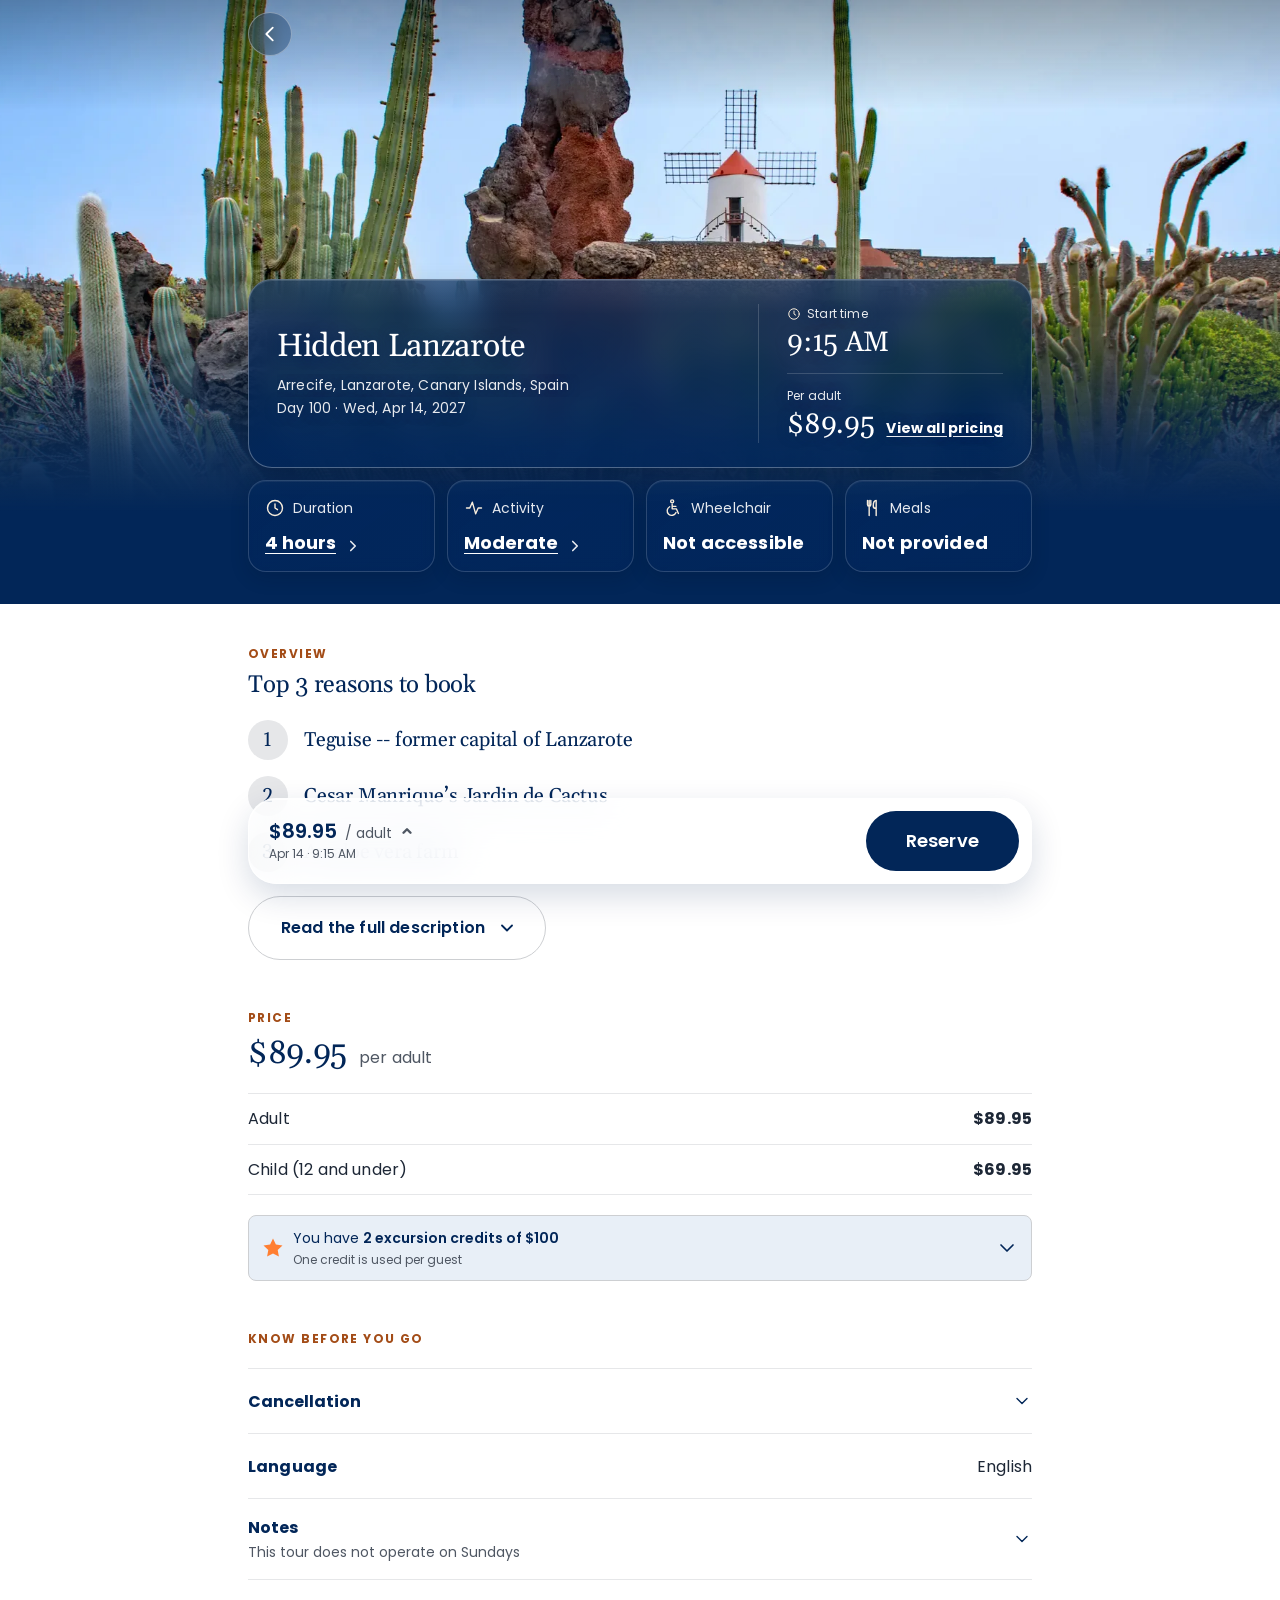
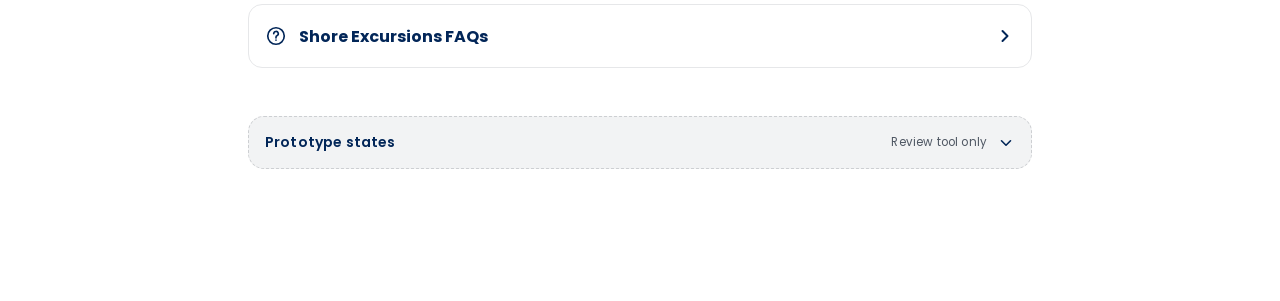
<file: hidden-lanzarote.html>
<!doctype html>
<html lang="en">
<head>
<meta charset="utf-8">
<meta name="viewport" content="width=device-width, initial-scale=1, viewport-fit=cover">
<meta name="theme-color" content="#022658">
<title>Hidden Lanzarote · Shore Excursion</title>
<link rel="preconnect" href="https://fonts.googleapis.com">
<link rel="preconnect" href="https://fonts.gstatic.com" crossorigin>
<link href="https://fonts.googleapis.com/css2?family=Gelasio:wght@400;500&family=Poppins:wght@400;500;600;700&display=swap" rel="stylesheet">
<style>
:root{
  /* ── App / HAL DS · Color (Figma: HuyND6BNFfXmrBOKBPqoBM) ── */
  --ds-hal-blue:#022658;
  --ds-hal-blue-hover:#1c4379;
  --ds-hal-blue-pressed:#021e46;
  --ds-dutch-orange:#ff7f32;
  --ds-dutch-cream:#f8eddc;
  --ds-dusk-fog:#a3b3bb;
  --ds-white:#ffffff;
  --ds-n100:#030f1f;
  --ds-n90:#1d2736;
  --ds-n70:#4f5763;
  --ds-n40:#9a9fa5;
  --ds-n30:#b4b7bc;
  --ds-n20:#cdcfd2;
  --ds-n15:#d9dbde;
  --ds-n10:#e6e7e9;
  --ds-n5:#f2f3f4;
  --ds-focus-blue:#1979ff;
  --ds-white-hover:#edf0f1;
  --ds-white-pressed:#e3e8eb;
  /* Effect style "Small" */
  --ds-shadow-small:0 2px 4px rgba(51,51,51,.10), 0 0 1px rgba(51,51,51,.10);
  /* HAL Blue / Neutral 100 / Dusk Fog as RGB triplets, for the alpha tints below */
  --ds-hal-blue-rgb:2,38,88;
  --ds-n100-rgb:3,15,31;
  --ds-dusk-fog-rgb:163,179,187;

  /* Page roles → HAL DS */
  --navy:var(--ds-hal-blue);
  --hal-blue:var(--ds-hal-blue);
  --orange-dot:var(--ds-dutch-orange);
  --cream:var(--ds-dutch-cream);
  --banner:var(--ds-dutch-cream);
  --n70:var(--ds-n70);
  --n90:var(--ds-n90);
  --border:var(--ds-n10);
  --blue-02:var(--ds-n5);
  --blue-05:var(--ds-n10);
  --white:var(--ds-white);
  /* Not in HAL DS (kept local, same as Figma "Color · Details page"):
     accessible orange text — Mes Orange / Dutch Orange fail 4.5:1 on white */
  --orange-text:#a34c17;
  /* Small text on glass: 90% white is the minimum that passes 4.5:1 over a pure-white photo */
  --on-glass:rgba(255,255,255,.9);
  --kf-fill:rgba(var(--ds-dusk-fog-rgb),.09);
  --kf-edge:rgba(255,255,255,.08);
  --glass-divider:rgba(255,255,255,.16);
  /* Shared height for the page's secondary controls: FAQ row, credits toggle, Read the full description */
  --row-h:64px;
  /* Not in HAL DS: credits card fill from the 2026 redesign file */
  --credit-fill:#e8eff7;

  /* ── App / HAL DS · Type. Gelasio / Poppins stay as fallbacks where HAL fonts aren't installed ── */
  --serif:"HAL Headline", "Gelasio", Georgia, "Times New Roman", serif;
  --sans:"HAL Body", "Poppins", system-ui, -apple-system, "Segoe UI", sans-serif;
  --lh-body:1.6;      /* Body/B1–B4 */
  --lh-head:1.2;      /* Heading/H1–H4 */
  --ls-body:.01em;    /* Body + Interactive: +1% */
  --ls-head:-.01em;   /* Heading (Headline): −1% */

  /* Spacing follows the HAL DS rule: multiples of 4, side padding 20 mobile / 40 tablet + desktop */
  --pad:20px;
  --col:784px;
  --card-pad-y:20px;
  --card-pad-x:20px;
  --card-title:28px;  /* Heading/H1-regular-M */
  --radius-g:24px;
  --fact-value:18px;  /* Body/B1-bold */
  /* Hero template: square photo area from the top; card overlaps its lower part */
  --photo-h:100vw;
  --photo-top:0px;
  --stack-top:62vw;
  --header-h:60px;
  --ease:cubic-bezier(.2,.8,.2,1);
}
@media (max-width:389px){ :root{ --fact-value:14px } }   /* Body/B3-bold */
@media (min-width:768px){
  :root{
    --pad:40px;
    --card-title:32px;  /* Heading/H2-regular — fits one line, card stays compact */
    --card-pad-y:24px;
    --card-pad-x:28px;
    --photo-h:clamp(480px, 50vw, 700px);
    --stack-top:clamp(264px, calc(36.5vw + 44px), 344px);   /* +44: the space the compact card + tiles give back */
  }
}

*,*::before,*::after{ box-sizing:border-box }
html{ -webkit-text-size-adjust:100%; scroll-behavior:smooth }
@media (prefers-reduced-motion:reduce){ html{ scroll-behavior:auto } }
body{
  margin:0; background:var(--white); color:var(--n90);
  font-family:var(--sans); font-size:16px; line-height:var(--lh-body); letter-spacing:var(--ls-body);
  -webkit-font-smoothing:antialiased; overflow-x:hidden;
}
body.locked{ overflow:hidden }
img{ display:block; max-width:100% }
button{ font:inherit; color:inherit; background:none; border:0; padding:0; cursor:pointer; -webkit-tap-highlight-color:transparent }
a{ color:inherit }
:focus-visible{ outline:2px solid var(--ds-focus-blue); outline-offset:3px; border-radius:6px }
.sr-only{ position:absolute; width:1px; height:1px; overflow:hidden; clip:rect(0 0 0 0); white-space:nowrap }
.wrap{ width:100%; max-width:calc(var(--col) + var(--pad) * 2); margin-inline:auto; padding-inline:var(--pad) }
svg.i{ width:20px; height:20px; flex:none; fill:none; stroke:currentColor; stroke-width:1.4; stroke-linecap:round; stroke-linejoin:round }

/* ───────────── Hero ───────────── */
.hero{
  position:relative; overflow:hidden; background:var(--navy);
  padding-bottom:32px; isolation:isolate;
}
.hero-bg{ position:absolute; inset:0; z-index:-1; pointer-events:none }
.wash{
  position:absolute; left:50%; top:-60%; width:260%; height:220%;
  transform:translate3d(-50%, var(--wash-y,0px), 0);
  filter:blur(36px) saturate(1.1); opacity:.9; will-change:transform;
}
.wash img{ width:100%; height:100%; object-fit:cover }
.photo{
  position:absolute; left:0; right:0; top:var(--photo-top); height:var(--photo-h);
  transform:translate3d(0, var(--photo-y,0px), 0) scale(var(--photo-s,1));
  transform-origin:50% 30%; will-change:transform;
  -webkit-mask-image:linear-gradient(180deg,#000 0%,#000 73.7%,rgba(0,0,0,.6) 86.8%,transparent 100%);
          mask-image:linear-gradient(180deg,#000 0%,#000 73.7%,rgba(0,0,0,.6) 86.8%,transparent 100%);
}
/* Focal point defaults to centre; each page's photo sets its own at the end of this stylesheet */
.photo img{ width:100%; height:100%; object-fit:cover; object-position:50% 50% }
.photo-dim{ position:absolute; inset:0; background:var(--navy); opacity:var(--dim,0) }
.top-shade{ position:absolute; inset:0 0 auto; height:110px; background:linear-gradient(180deg,rgba(var(--ds-n100-rgb),.35),rgba(var(--ds-n100-rgb),0)) }
.ramp{
  position:absolute; left:0; right:0; top:calc(var(--photo-top) + var(--photo-h) * .55); height:calc(var(--photo-h) * .45);
  background:linear-gradient(180deg,rgba(var(--ds-hal-blue-rgb),0) 0%,rgba(var(--ds-hal-blue-rgb),.2) 25%,rgba(var(--ds-hal-blue-rgb),.5) 50%,rgba(var(--ds-hal-blue-rgb),.82) 75%,var(--navy) 100%);
  /* Travels with the photo so the navy fade doesn't swallow it on scroll */
  transform:translate3d(0, var(--photo-y,0px), 0); will-change:transform;
}
.ramp::after{ content:""; position:absolute; left:0; right:0; top:100%; height:200vh; background:var(--navy) }

.topbar{ position:absolute; top:0; left:0; right:0; z-index:3; padding-top:max(12px, env(safe-area-inset-top)) }
.topbar .wrap{ padding-inline:calc(var(--pad) - 4px) }
@media (min-width:768px){ .topbar .wrap{ padding-inline:var(--pad) } }
.round-btn{
  width:44px; height:44px; border-radius:22px; display:grid; place-items:center; color:#fff;
  background:rgba(var(--ds-hal-blue-rgb),.32); border:1px solid rgba(255,255,255,.35);
  -webkit-backdrop-filter:blur(14px); backdrop-filter:blur(14px);
  transition:background .2s;
}
.round-btn:hover{ background:rgba(var(--ds-hal-blue-rgb),.45) }
.round-btn svg{ width:22px; height:22px; stroke-width:1.8 }

.hero-stack{ position:relative; padding-top:calc(56px + var(--stack-top)); display:flex; flex-direction:column; gap:12px }

/* Glass hero card */
/* Card and fact tiles move together; only the photo layers parallax behind them */
.card-wrap{ position:relative }
.status-pill{
  position:absolute; left:0; bottom:calc(100% + 12px);
  display:none; align-items:center; gap:8px; padding:4px 16px 4px 12px; border-radius:999px;
  font-size:14px; line-height:var(--lh-body); color:#fff; font-weight:600;   /* Body/B3-semibold */
  /* .72 keeps white 14px text at 4.5:1+ even over a pure-white photo (.55 measured 3.6:1) */
  background:rgba(var(--ds-hal-blue-rgb),.72); border:.75px solid rgba(255,255,255,.28);
  -webkit-backdrop-filter:blur(14px) saturate(140%); backdrop-filter:blur(14px) saturate(140%);
}
.status-pill.show{ display:inline-flex }
.status-pill b{ font-weight:700 }
.status-pill .dot{ width:8px; height:8px; border-radius:50%; background:var(--orange-dot) }
.status-pill.muted .dot{ background:rgba(255,255,255,.6) }

.glass{
  position:relative; border-radius:var(--radius-g); overflow:hidden;
  border:.75px solid rgba(255,255,255,.3);
  /* HAL Blue is lighter than the old navy, so every stop is +.04: lightest stop .70 keeps
     90% white text at 4.5:1 over pure white, sheen included */
  background:linear-gradient(143.6deg,rgba(var(--ds-hal-blue-rgb),.74) 0%,rgba(var(--ds-hal-blue-rgb),.70) 50%,rgba(var(--ds-hal-blue-rgb),.72) 100%);
  -webkit-backdrop-filter:blur(var(--glass-blur,14px)) saturate(140%);
          backdrop-filter:blur(var(--glass-blur,14px)) saturate(140%);
  box-shadow:0 8px 24px rgba(var(--ds-n100-rgb),.2), inset 0 1px 0 rgba(255,255,255,.12);
}
/* moving specular sheen — follows scroll so the glass reads as a physical pane */
.glass::before{
  content:""; position:absolute; inset:-40%; pointer-events:none;
  background:radial-gradient(60% 40% at var(--sheen-x,30%) var(--sheen-y,0%), rgba(255,255,255,.05), transparent 70%);
  mix-blend-mode:screen; transition:opacity .3s;
}
.glass::after{
  content:""; position:absolute; inset:0; pointer-events:none; border-radius:inherit;
  /* Top highlight stays behind the title (large text) and clears the small meta line */
  background:linear-gradient(180deg,rgba(255,255,255,.07),transparent 18%);
}
.hero-card{ padding:var(--card-pad-y) var(--card-pad-x); display:flex; flex-direction:column; gap:16px; color:#fff }
.hero-card > *{ position:relative; z-index:1 }
.on-photo{ text-shadow:0 1px 12px rgba(var(--ds-hal-blue-rgb),.6) }
/* Heading/H1-regular-M (28) → Heading/H1-regular (40) from 768 */
.hero-title{ margin:0; font:400 var(--card-title)/var(--lh-head) var(--serif); letter-spacing:var(--ls-head) }
.hero-meta{ margin:8px 0 0; font-size:14px; color:var(--on-glass) }   /* Body/B3-regular */

/* Location on one line, day and date on the next */
.hero-meta span{ display:block }
.hero-meta .meta-port{ white-space:nowrap; overflow:hidden; text-overflow:ellipsis }

/* Key row: start time and price share one band at one size, a step below the title
   (phone: title 28 / values 24 · from 768: title 32 / values 28) */
.key-row{ display:grid; grid-template-columns:minmax(0,1fr) minmax(0,1fr); row-gap:12px; border-top:1px solid var(--glass-divider); padding-top:16px }
.key{ min-width:0; padding-right:16px }
.key + .key{ padding:0 0 0 20px; border-left:1px solid var(--glass-divider) }
.key-label{ display:flex; align-items:center; gap:6px; margin:0 0 4px; font-size:12px; line-height:var(--lh-body); color:var(--on-glass) }   /* Body/B4-regular */
.key-label svg{ width:14px; height:14px; color:var(--cream) }
.key-value{ display:flex; align-items:center; gap:4px; font:400 24px/var(--lh-head) var(--serif); letter-spacing:var(--ls-head); white-space:nowrap; color:#fff }   /* Heading/H2-regular-M */
button.key-value{ text-decoration:underline; text-underline-offset:5px; text-decoration-thickness:1px }
button.key-value svg{ width:18px; height:18px; color:var(--on-glass); stroke-width:1.65 }
/* Price cell: "View all pricing" sits to the right of the price and wraps under it when the cell is narrow */
.key-price{ display:flex; flex-wrap:wrap; align-items:baseline; column-gap:12px; row-gap:2px }
/* Local/Link/B3-bold · Underline */
.card-link{ font-weight:700; font-size:14px; line-height:var(--lh-body); text-decoration:underline; text-underline-offset:3px; color:#fff; white-space:nowrap }
@media (max-width:359px){ .key-value{ font-size:20px } .key + .key{ padding-left:16px } }   /* Heading/H3-regular-M */
@media (min-width:768px){
  .fact{ padding:12px 16px; gap:8px }
  /* Title block left, start time and price stacked on the right: one band instead of two,
     so the card is shorter and more of the photo shows */
  .hero-card{ display:grid; grid-template-columns:minmax(0,1fr) auto; align-items:center; gap:0 }
  .hero-card > .on-photo:first-child{ padding-right:28px }
  .key-row{ display:flex; flex-direction:column; justify-content:center; gap:12px; align-self:stretch;
            border-top:0; padding:0 0 0 28px; border-left:1px solid var(--glass-divider); min-width:200px }
  .key{ padding:0 }
  .key + .key{ padding:12px 0 0; border-left:0; border-top:1px solid var(--glass-divider) }
  .key-value{ font-size:28px }   /* Heading/H1-regular-M */
}

/* Key facts */
.facts{ display:grid; grid-template-columns:1fr 1fr; gap:12px }
/* Works for any tile count: on phones a lone last tile spans the row; from 768 every tile shares one row equally */
.facts > .fact:last-child:nth-child(odd){ grid-column:1 / -1 }
@media (min-width:768px){
  .facts{ grid-template-columns:none; grid-auto-flow:column; grid-auto-columns:minmax(0,1fr) }
  .facts > .fact:last-child:nth-child(odd){ grid-column:auto }
}
@media (min-width:1024px){
  /* Less photo above the card so the key facts sit above the fold */
  :root{ --photo-h:max(440px, 40vw); --stack-top:clamp(204px, calc(14vw + 44px), 344px) }
}
@media (min-width:768px) and (max-width:1023px){
  :root{ --fact-value:16px }   /* Body/B2-bold */
  .fact{ padding:12px }
  .fact-value{ gap:4px }
}
/* Fact tiles use the same glass as the hero card */
.fact{
  position:relative; text-align:left; color:#fff; padding:16px;
  display:flex; flex-direction:column; gap:12px; min-width:0;
  transition:border-color .2s, transform .2s var(--ease), box-shadow .2s;
}
.fact.glass{
  border-radius:18px;
  /* A touch denser than the hero card; HAL Blue stops +.04 so the lightest (.71) still passes 4.5:1 over pure white */
  background:linear-gradient(143.6deg,rgba(var(--ds-hal-blue-rgb),.73) 0%,rgba(var(--ds-hal-blue-rgb),.71) 50%,rgba(var(--ds-hal-blue-rgb),.72) 100%);
  border-color:rgba(255,255,255,.16);
  -webkit-backdrop-filter:blur(calc(var(--glass-blur,14px) * .5)) saturate(120%);
          backdrop-filter:blur(calc(var(--glass-blur,14px) * .5)) saturate(120%);
  box-shadow:0 6px 18px rgba(var(--ds-n100-rgb),.18), inset 0 1px 0 rgba(255,255,255,.06);
}
.fact.glass::before{ opacity:.4 }
.fact.glass::after{ opacity:.2 }
.fact > *{ position:relative; z-index:1 }
button.fact:hover{ border-color:rgba(255,255,255,.32); box-shadow:0 10px 26px rgba(var(--ds-n100-rgb),.26), inset 0 1px 0 rgba(255,255,255,.1) }
button.fact:active{ transform:scale(.98) }
.fact-label{ display:flex; align-items:center; gap:8px; font-size:14px; color:var(--on-glass); min-width:0 }   /* Body/B3-regular */
.fact-label svg{ color:var(--cream) }
.fact-label span{ overflow:hidden; text-overflow:ellipsis; white-space:nowrap }
.fact-value{ display:flex; align-items:flex-end; flex:1; justify-content:space-between; gap:8px; min-width:0 }
.fact-value b{
  font-size:var(--fact-value); line-height:1.3; font-weight:700;
  overflow-wrap:break-word; min-width:0;
}
button.fact .fact-value b{ text-decoration:underline; text-underline-offset:4px; text-decoration-thickness:1px }
.fact-value svg{ width:18px; height:18px; color:var(--on-glass); stroke-width:1.65 }

/* ───────────── Compact header ───────────── */
.compact{
  position:fixed; inset:0 0 auto; z-index:40; background:var(--navy); color:#fff;
  padding-top:env(safe-area-inset-top);
  transform:translateY(-102%); transition:transform .32s var(--ease), box-shadow .3s;
  border-bottom:1px solid rgba(255,255,255,.08);
}
.compact.show{ transform:none; box-shadow:0 6px 20px rgba(var(--ds-hal-blue-rgb),.18) }
.compact .wrap{ display:flex; align-items:center; gap:8px; min-height:var(--header-h); padding-inline:calc(var(--pad) - 12px) }
.compact-back{ width:44px; height:44px; display:grid; place-items:center; color:#fff; flex:none; border-radius:22px }
.compact-back svg{ width:22px; height:22px; stroke-width:1.8 }
.compact-text{ flex:1; min-width:0; text-align:left; padding:8px 0 }
/* Local/Eyebrow (HAL Body Bold 12, 12% tracking, uppercase) — not in HAL DS */
.compact-eyebrow{ display:block; font-size:12px; font-weight:700; letter-spacing:.12em; text-transform:uppercase; color:var(--on-glass); line-height:var(--lh-body) }
.compact-eyebrow b{ color:var(--cream) }
.compact-title{ display:block; font:600 16px/var(--lh-body) var(--sans); white-space:nowrap; overflow:hidden; text-overflow:ellipsis }   /* Body/B2-semibold */
.compact.expanded .compact-title{ white-space:normal }

/* ───────────── Content ───────────── */
main{ padding-bottom:16px }
section.block{ position:relative; padding:40px 0 8px; scroll-margin-top:calc(var(--header-h) + 16px) }
/* Local/Eyebrow */
.eyebrow{ margin:0; font-size:12px; line-height:var(--lh-body); font-weight:700; letter-spacing:.12em; text-transform:uppercase; color:var(--orange-text) }
.section-title{ margin:8px 0 0; font:400 24px/var(--lh-head) var(--serif); letter-spacing:var(--ls-head); color:var(--hal-blue) }   /* Heading/H2-regular-M */
.section-body{ margin-top:20px }

.highlights{ list-style:none; margin:0; padding:0; display:flex; flex-direction:column; gap:16px }
.highlight{ display:flex; gap:16px; align-items:flex-start }
/* A reason with no supporting line centres on its number */
.highlight:not(:has(p)){ align-items:center }
.num{
  flex:none; width:40px; height:40px; border-radius:20px; background:var(--blue-05);
  display:grid; place-items:center; color:var(--hal-blue);
  font:400 20px/1 var(--serif); font-variant-numeric:lining-nums;   /* Heading/H3-regular-M */
}
.highlight h3{ margin:0; font:400 20px/var(--lh-head) var(--serif); letter-spacing:var(--ls-head); color:var(--hal-blue) }   /* Heading/H3-regular-M */
.highlight p{ margin:4px 0 0; font-size:14px; color:var(--n70) }   /* Body/B3-regular */

/* HAL DS Button · Type=secondary, Size=large, Icon=icon right (label Body/B1-semibold, as in Figma) */
.btn-outline{
  margin-top:24px; display:inline-flex; align-items:center; gap:16px; height:60px; padding:0 32px 0 40px;
  border:.5px solid var(--hal-blue); border-radius:999px; color:var(--hal-blue); background:var(--ds-white);
  box-shadow:var(--ds-shadow-small);
  font-weight:600; font-size:18px; line-height:1; letter-spacing:var(--ls-body);
  transition:background .2s;
}
.btn-outline:hover{ background:var(--ds-white-hover) }
.btn-outline:active{ background:var(--ds-white-pressed) }
.btn-outline:focus-visible, .btn-primary:focus-visible{ outline:2px solid var(--ds-focus-blue); outline-offset:3px; border-radius:999px }
.btn-outline svg{ width:20px; height:20px; stroke-width:1.8; transition:transform .3s var(--ease) }
/* The full-size label + DS padding needs 335px; narrow phones keep one line by easing the padding */
.btn-outline{ white-space:nowrap; max-width:100% }
@media (max-width:389px){ .btn-outline{ padding:0 24px; gap:12px } }
@media (max-width:359px){ .btn-outline{ font-size:16px; padding:0 20px 0 24px } }   /* Body/B2-semibold */
.btn-outline[aria-expanded="true"] svg{ transform:rotate(180deg) }

.collapse{ display:grid; grid-template-rows:0fr; transition:grid-template-rows .38s var(--ease) }
.collapse > div{ overflow:hidden; min-height:0 }
.collapse.open{ grid-template-rows:1fr }
@media (prefers-reduced-motion:reduce){ .collapse{ transition:none } }
.description{ max-width:640px; padding-top:20px }
.description p{ margin:0 0 12px }
.description b{ font-weight:600; color:var(--n90) }

.price-heading{ display:flex; align-items:baseline; gap:12px; margin-top:8px }
.price-heading .amt{ font:400 32px/var(--lh-head) var(--serif); color:var(--hal-blue); letter-spacing:var(--ls-head) }   /* Heading/H2-regular */
.price-heading .unit{ color:var(--n70) }
.rates{ margin-top:20px }
.rate{ display:flex; justify-content:space-between; align-items:baseline; padding:12px 0; border-top:1px solid var(--border) }
.rate:last-child{ border-bottom:1px solid var(--border) }
.rate b{ font-weight:700 }

.credit-head{ width:100%; display:flex; align-items:center; gap:12px; min-height:56px; padding:16px; text-align:left; color:var(--hal-blue) }
.credit-head .star{ width:22px; height:22px; stroke-width:1.5 }
.credit-head .txt{ flex:1; min-width:0 }
.credit-head strong{ display:block; font-size:16px; line-height:var(--lh-body) }   /* Body/B2-bold */
.credit-head small{ display:block; font-size:14px; color:var(--n70) }   /* Body/B3-regular */
.chev{ width:20px; height:20px; stroke-width:1.8; color:var(--hal-blue); transition:transform .3s var(--ease) }
[aria-expanded="true"] > .chev{ transform:rotate(180deg) }

.accordion{ margin-top:20px; border-bottom:1px solid var(--border) }
.acc{ position:relative; border-top:1px solid var(--border) }
.acc-head{ width:100%; display:flex; align-items:center; gap:12px; min-height:64px; padding:16px 0; text-align:left }
.acc-head .titles{ flex:1; min-width:0 }
.acc-head strong{ display:block; font-size:16px; color:var(--hal-blue); line-height:var(--lh-body) }   /* Body/B2-bold */
.acc-head small{ display:block; font-size:14px; color:var(--n70); overflow:hidden; text-overflow:ellipsis; white-space:nowrap }   /* Body/B3-regular */
.acc-body{ max-width:640px; padding-bottom:20px; font-size:14px }
.acc-body p{ margin:0 0 12px }
/* Local/Link/B3-bold · Underline */
.text-link{ display:inline-flex; align-items:center; min-height:44px; font-weight:700; font-size:14px; color:var(--hal-blue); text-decoration:underline; text-underline-offset:3px }

/* ───────────── Floating action bar ───────────── */
.bar-zone{
  position:fixed; z-index:30; left:12px; right:12px; bottom:calc(12px + env(safe-area-inset-bottom));
}
@media (min-width:768px){
  .bar-zone{ left:50%; right:auto; width:min(var(--col), calc(100% - var(--pad) * 2)); transform:translateX(-50%); bottom:calc(16px + env(safe-area-inset-bottom)) }
}
.credit-banner{
  position:absolute; left:0; right:0; bottom:calc(100% - 28px); padding:16px 48px 40px 20px;
  background:var(--banner); border-radius:24px 24px 0 0; color:var(--n90);
  box-shadow:0 -2px 18px rgba(var(--ds-hal-blue-rgb),.12);
  transition:transform .35s var(--ease), opacity .3s;
}
.credit-banner.hidden{ transform:translateY(24px); opacity:0; pointer-events:none }
.credit-banner strong{ display:block; font-size:14px; line-height:var(--lh-body) }   /* Body/B3-bold */
.credit-banner span{ font-size:12px; color:var(--n70) }   /* Body/B4-regular */
.credit-banner button{ position:absolute; top:8px; right:8px; width:36px; height:36px; display:grid; place-items:center; color:var(--n70); border-radius:18px }
.credit-banner button svg{ width:18px; height:18px }

.bar{
  position:relative; display:flex; align-items:center; gap:16px; padding:12px 12px 12px 20px; border-radius:28px;
  background:rgba(255,255,255,.72); border:1px solid rgba(255,255,255,.8);
  -webkit-backdrop-filter:blur(22px) saturate(180%); backdrop-filter:blur(22px) saturate(180%);
  box-shadow:0 12px 32px rgba(var(--ds-hal-blue-rgb),.16), inset 0 1px 0 rgba(255,255,255,.85);
}
.bar-price{ flex:1; min-width:0; text-align:left; display:flex; flex-direction:column; gap:0; border-radius:14px; padding:2px 4px 2px 0 }
/* Wraps under the full-size HAL DS button on narrow phones, as the Figma action bar does */
.bar-line1{ display:flex; flex-wrap:wrap; align-items:baseline; column-gap:8px; white-space:nowrap; color:var(--hal-blue) }
.bar-line1 b{ font-size:20px; line-height:var(--lh-head); font-weight:600 }   /* Heading/H4-semibold-M */
.bar-line1 .u{ font-size:14px; color:var(--n70) }   /* Body/B3-regular */
.bar-line1 svg{ width:14px; height:14px; stroke-width:2.4; color:var(--n70); align-self:center; transition:transform .3s var(--ease) }
.bar-price[aria-expanded="true"] .bar-line1 svg{ transform:rotate(180deg) }
.bar-line2{ font-size:12px; line-height:var(--lh-body); color:var(--n70); white-space:nowrap; overflow:hidden; text-overflow:ellipsis }   /* Body/B4-regular */
/* HAL DS Button · Type=primary, Size=large (label Body/B1-semibold, as in Figma).
   Hover HAL Blue Hover, pressed HAL Blue Pressed, disabled Neutral 10 / Neutral 30 */
.btn-primary{
  flex:none; height:60px; padding:0 40px; border-radius:999px;
  background:var(--hal-blue); color:#fff; font-weight:600; font-size:18px; line-height:1; letter-spacing:var(--ls-body);
  white-space:nowrap; transition:background .2s, transform .15s;
}
.btn-primary:hover{ background:var(--ds-hal-blue-hover) }
.btn-primary:active{ transform:scale(.97); background:var(--ds-hal-blue-pressed) }
.btn-primary:disabled{ background:var(--ds-n10); color:var(--ds-n30); cursor:not-allowed; transform:none }
/* Narrow phones: tighten the price side; the HAL DS button keeps its size */
@media (max-width:389px){
  .bar{ gap:8px; padding-left:16px }
  .bar-line1{ column-gap:4px }
  .bar-line1 b{ font-size:18px }
}

/* ───────────── Drawers / modals ───────────── */
.layer{ position:fixed; inset:0; z-index:60; display:flex; align-items:flex-end; justify-content:center; visibility:hidden }
.layer.open{ visibility:visible }
.scrim{ position:absolute; inset:0; background:rgba(var(--ds-hal-blue-rgb),.5); opacity:0; transition:opacity .3s }
.layer.open .scrim{ opacity:1 }
.sheet{
  position:relative; width:100%; max-height:min(88vh, 88dvh); display:flex; flex-direction:column;
  background:#fff; border-radius:24px 24px 0 0; box-shadow:0 -8px 40px rgba(var(--ds-n100-rgb),.2);
  transform:translateY(100%); transition:transform .38s var(--ease);
  padding-bottom:env(safe-area-inset-bottom);
}
.layer.open .sheet{ transform:translateY(var(--drag,0px)) }
.sheet.dragging{ transition:none }
.grabber{ position:absolute; top:8px; left:50%; width:36px; height:4px; margin-left:-18px; border-radius:2px; background:var(--ds-n15) }
.sheet-head{ position:relative; display:flex; align-items:center; justify-content:center; min-height:60px; padding:12px 56px 4px; touch-action:none; flex:none }
.sheet-head .close{ position:absolute; left:12px; top:12px; width:44px; height:44px; display:grid; place-items:center; color:var(--hal-blue); border-radius:22px }
.sheet-head .close:hover{ background:var(--blue-02) }
.sheet-head .close svg{ width:22px; height:22px; stroke-width:1.8 }
.sheet-label{ font-weight:700; font-size:16px; color:var(--hal-blue) }   /* Body/B2-bold */
.sheet-body{ position:relative; overflow:auto; padding:8px var(--pad) 28px; overscroll-behavior:contain }
.sheet h2{ margin:0 0 16px; font:400 24px/var(--lh-head) var(--serif); color:var(--hal-blue); letter-spacing:var(--ls-head) }   /* Heading/H2-regular-M */
@media (min-width:768px){
  .layer{ align-items:center; padding:24px }
  .sheet{
    width:560px; max-height:min(84vh, 760px); border-radius:24px;
    transform:translateY(16px) scale(.97); opacity:0; transition:transform .3s var(--ease), opacity .25s;
  }
  .layer.open .sheet{ transform:none; opacity:1 }
  .grabber{ display:none }
  .sheet-body{ padding:8px 28px 28px }
}
@media (prefers-reduced-motion:reduce){ .sheet,.scrim{ transition:none } }

.d-lead{ margin:-8px 0 16px; color:var(--n70) }
.d-rows{ border-top:1px solid var(--border) }
.d-row{ padding:12px 0; border-bottom:1px solid var(--border) }
.d-row .top{ display:flex; justify-content:space-between; gap:12px; align-items:baseline }
.d-row .top b{ font-size:16px; color:var(--n90) }   /* Body/B2-bold */
.d-row .top span{ font-size:14px; color:var(--n70); text-align:right }   /* Body/B3-regular */
.d-row p{ margin:2px 0 0; font-size:14px; color:var(--n70) }
.d-note{ margin:16px 0 0; font-size:14px; color:var(--n70) }   /* Body/B3-regular */
.d-note a{ font-weight:700; color:var(--hal-blue); text-underline-offset:3px }
.bullets{ margin:0 0 20px; padding-left:24px; font-size:16px }   /* Body/B2-regular */
.bullets li{ margin-bottom:4px }
.bullets li::marker{ color:var(--n70) }
.levels{ display:flex; flex-direction:column; gap:12px }
.level{ border:1px solid var(--border); border-radius:12px; padding:12px 16px }
.level b{ color:var(--hal-blue) }
.level small{ font-size:12px; color:var(--n70); font-weight:500 }   /* Body/B4-medium */
.level p{ margin:2px 0 0; font-size:14px; color:var(--n70) }
.level.current{ border:2px solid var(--hal-blue); background:var(--blue-02); padding:11px 15px }
.d-sub{ margin:24px 0 8px; font-size:12px; line-height:var(--lh-body); font-weight:700; letter-spacing:.12em; text-transform:uppercase; color:var(--orange-text) }   /* Local/Eyebrow */
.sheet-cta{ margin-top:24px; width:100% }

/* ───────────── Toast & state switcher ───────────── */
.toast{
  position:fixed; left:50%; bottom:110px; z-index:80; transform:translate(-50%,16px); opacity:0;
  background:var(--n90); color:#fff; font-size:14px; padding:12px 16px; border-radius:12px; max-width:calc(100% - 32px);
  transition:opacity .25s, transform .25s var(--ease); pointer-events:none;
}
.toast.show{ opacity:1; transform:translate(-50%,0) }

/* Prototype states — sits at the very bottom of the page */
.proto-foot{ padding-top:24px; padding-bottom:calc(132px + env(safe-area-inset-bottom)) }
.proto{ border:1px dashed var(--ds-n20); border-radius:16px; background:var(--blue-02); font-size:13px }
.proto summary{
  list-style:none; cursor:pointer; display:flex; align-items:center; gap:10px; padding:14px 16px;
  font-weight:600; color:var(--hal-blue); font-size:14px; border-radius:16px;
}
.proto summary::-webkit-details-marker{ display:none }
.proto summary small{ font-weight:400; color:var(--n70); margin-left:auto }
.proto summary svg{ width:18px; height:18px; stroke-width:1.8; transition:transform .3s var(--ease) }
.proto[open] summary svg{ transform:rotate(180deg) }
.proto-panel{ display:grid; grid-template-columns:repeat(auto-fit, minmax(200px, 1fr)); gap:4px 20px; padding:2px 16px 16px }
.proto-panel fieldset{ border:0; margin:0 0 8px; padding:0 }
.proto-panel legend{ font-size:12px; font-weight:700; letter-spacing:.1em; text-transform:uppercase; color:var(--orange-text); margin-bottom:6px }
.proto-panel label{ display:flex; gap:8px; align-items:center; padding:3px 0; cursor:pointer }
.proto-panel input{ accent-color:var(--hal-blue); margin:0 }
.proto-panel p{ margin:2px 0 0; font-size:12px; color:var(--n70) }
.proto-reset{
  grid-column:1/-1; justify-self:start; height:40px; padding:0 18px; border-radius:999px;
  border:1.5px solid var(--hal-blue); color:var(--hal-blue); font-weight:700; font-size:14px; background:#fff;
}
.proto-reset:hover{ background:var(--blue-05) }

/* ───────────── Live HAL examples: additions ───────────── */
/* Experience-type badge (HISTORY Channel / Accessible Travel Solutions). It labels the excursion, not a system
   state, so it sits inside the card as a squared label; the round status pill above the card is reserved for availability */
.xp-badges{ display:flex; flex-wrap:wrap; gap:8px; margin:0 0 12px }
.xp-badge{
  display:inline-flex; align-items:center; gap:8px; padding:4px 12px 4px 10px;
  border-radius:8px; border:1px solid rgba(248,237,220,.55); background:rgba(var(--ds-hal-blue-rgb),.6);
  font-size:14px; font-weight:600; line-height:var(--lh-body); color:var(--cream); text-shadow:none;   /* Body/B3-semibold */
}
.xp-badge svg{ width:16px; height:16px; stroke-width:1.6 }
.xp-badges[hidden], .xp-badge[hidden]{ display:none }
.xp-mark{ width:auto; height:18px; flex:none }
/* HISTORY Channel: gold from the H mark (mid-tone of its gradient), not the cream used by the other badges */
.xp-badge.xp-history{ color:#f0b63c; border-color:rgba(240,182,60,.7) }

/* Non-interactive fact tile (Meals, and Wheelchair when there's no accessibility detail) */
div.fact .fact-value{ justify-content:flex-start }

/* Wheelchair-version notice: before Top 3, only on the accessible variant */
.notice{
  margin-top:32px; display:flex; gap:12px; padding:16px; border-radius:14px;
  background:var(--blue-02); border:1px solid var(--blue-05); font-size:14px; color:var(--n90);
}
.notice svg{ width:22px; height:22px; color:var(--hal-blue); stroke-width:1.5; margin-top:1px }
.notice p{ margin:0 }
.notice b{ color:var(--hal-blue) }

/* Excursion credits card — matches Figma "Dining credit" (HAL Mobile App Redesign 2026, 14953:27539):
   light blue fill, Neutral 20 border, radius 8, filled Dutch Orange star, Body/B3 HAL Blue with the amount in semibold.
   Opens to "Using your excursion credit" — that copy is FPO until product confirms it. */
.credit-card{ margin-top:20px; background:var(--credit-fill); border:1px solid var(--ds-n20); border-radius:8px; color:var(--hal-blue) }
.credit-card .credit-head{ width:100%; min-height:var(--row-h); display:flex; align-items:center; gap:8px; padding:8px 12px; text-align:left; color:var(--hal-blue); border-radius:8px }
.credit-card .star{ width:24px; height:24px; fill:var(--ds-dutch-orange); stroke:none; flex:none }
.credit-card .credit-text{ flex:1; min-width:0; font-size:14px; line-height:var(--lh-body) }   /* Body/B3-regular */
.credit-card b{ font-weight:600 }   /* Body/B3-semibold */
.credit-card .chev{ width:24px; height:24px }
.credit-rules{ margin:0 0 12px; padding:8px 12px 0; border-top:1px solid var(--ds-n20); font-size:12px; line-height:var(--lh-body) }
.credit-rules .credit-rules-title{ margin:0; font-weight:600; color:var(--hal-blue) }   /* Body/B4-semibold */
.credit-rules ul{ margin:4px 0 0; padding-left:18px; color:var(--n90) }   /* Body/B4-regular */
.sheet .credit-card{ margin-top:0 }

/* Know before you go: a row with a value and nothing to expand */
.acc-head.static{ cursor:default }
.acc-value{ font-size:16px; color:var(--n90) }   /* Body/B2-regular */
.acc-body a{ color:var(--hal-blue); font-weight:600; overflow-wrap:anywhere; text-underline-offset:3px }

/* Shore Excursions FAQs: set apart from the accordion and points right, because it opens a drawer instead of expanding */
.faq-row{
  width:100%; margin-top:24px; display:flex; align-items:center; gap:12px; min-height:var(--row-h); padding:16px;
  border:1px solid var(--border); border-radius:14px; background:var(--white); text-align:left; color:var(--hal-blue);
  transition:background .2s, border-color .2s;
}
.faq-row:hover{ background:var(--blue-02); border-color:var(--ds-n15) }
.faq-row .txt{ flex:1; min-width:0; font-weight:700; font-size:16px; line-height:var(--lh-body) }   /* Body/B2-bold */
.faq-row svg{ width:22px; height:22px; stroke-width:1.5 }
.faq-row svg.go{ width:20px; height:20px; stroke-width:1.8 }

/* FAQ drawer: full height on phones so opening an answer never resizes the sheet */
@media (max-width:767px){
  .sheet.full{ height:calc(100dvh - max(24px, env(safe-area-inset-top))); max-height:none }
}
@media (min-width:768px){ .sheet.full{ height:min(84vh, 760px) } }
.sheet .accordion{ margin-top:0 }
.sheet .acc-head strong{ font-size:16px }
.sheet .bullets{ font-size:14px; margin:0 0 12px; padding-left:20px }
.sheet .acc-body a{ color:var(--hal-blue); font-weight:600 }

/* Drawer rows that lead with an icon (Duration: clock · anchor · ship) */
.d-row .top b.ico{ display:flex; align-items:center; gap:10px }
.d-row .top b.ico svg{ width:18px; height:18px; color:var(--hal-blue); stroke-width:1.5 }

/* ───────────── Multiple start times on the day ───────────── */
.time-chips{ display:grid; grid-template-columns:repeat(3, minmax(0,1fr)); gap:12px; margin-top:20px }
.chip{
  text-align:left; border:1px solid var(--border); border-radius:14px; padding:12px 16px; min-width:0;
  background:#fff; transition:border-color .2s, background .2s;
}
.chip:hover{ border-color:var(--ds-n30) }
.chip .t{ display:block; font-weight:700; font-size:16px; color:var(--hal-blue); line-height:var(--lh-body); white-space:nowrap }   /* Body/B2-bold */
.chip .s{ display:block; font-size:12px; color:var(--n70); line-height:var(--lh-body); white-space:nowrap; overflow:hidden; text-overflow:ellipsis }   /* Body/B4-regular */
.chip .s.warn{ color:var(--orange-text); font-weight:600 }
.chip.soldout .t{ color:var(--n70) }
.chip[aria-checked="true"]{ border:2px solid var(--hal-blue); background:var(--blue-02); padding:11px 15px }
@media (max-width:359px){ .chip{ padding:12px } .chip[aria-checked="true"]{ padding:11px } .chip .t{ font-size:14px } }
.bar-line2 .pick{ color:var(--hal-blue); font-weight:700; text-decoration:underline; text-underline-offset:3px }
.time-opt{ width:100%; text-align:left; display:flex; align-items:center; gap:12px }
.time-opt .txt{ flex:1; min-width:0 }
.time-opt .radio{ width:20px; height:20px; border-radius:50%; border:1.5px solid var(--ds-n40); flex:none; display:grid; place-items:center }
.time-opt.current .radio{ border-color:var(--hal-blue) }
.time-opt.current .radio::after{ content:""; width:10px; height:10px; border-radius:50%; background:var(--hal-blue) }
.time-opt small.warn{ color:var(--orange-text) }

/* "Read the full description": rounded secondary button at the shared 64px height (FAQ row, credits toggle),
   Body/B2-semibold, Neutral 20 outline, no shadow */
#readMore{
  height:var(--row-h); padding:0 28px 0 32px; gap:12px; margin-top:24px;
  font-size:16px; border:1px solid var(--ds-n20); box-shadow:none;
}
#readMore svg{ width:20px; height:20px }
@media (max-width:389px){ #readMore{ padding:0 24px 0 28px } }
@media (max-width:359px){ #readMore{ font-size:16px; padding:0 20px 0 24px } }

/* Prototype states: the element a state changed flashes once after the page scrolls to it */
.proto-flash{ animation:protoFlash 1.6s var(--ease) }
@keyframes protoFlash{
  0%, 100%{ box-shadow:0 0 0 0 rgba(25,121,255,0) }
  20%, 60%{ box-shadow:0 0 0 4px rgba(25,121,255,.55) }
}
@media (prefers-reduced-motion:reduce){ .proto-flash{ animation:none; outline:2px solid var(--ds-focus-blue); outline-offset:4px } }

/* Excursion credits: with more than one credit, a second line says each guest uses one */
.credit-card .credit-sub{ display:block; font-size:12px; line-height:var(--lh-body); color:var(--n70) }   /* Body/B4-regular */
.credit-card .credit-sub[hidden], .credit-banner .banner-sub[hidden]{ display:none }
.credit-banner .banner-sub{ display:block }

/* Phone: static tile values (Wheelchair, Meals) always break between words — "Meal / provided",
   "Not / accessible" — so the two tiles in the row read the same whatever the width */
@media (max-width:767px){ div.fact .fact-value b{ width:min-content } }

/* ───────────── This page’s photo (the only page-specific styling) ───────────── */
/* lanzarote-cactus-garden.webp: 2000×711 banner */
.photo img{ object-position:57% 50% }
</style>
</head>
<body>

<!-- Icon sprite -->
<svg width="0" height="0" style="position:absolute" aria-hidden="true">
  <symbol id="i-back" viewBox="0 0 22 22"><path d="M13.75 4.58 7.33 11l6.42 6.42"/></symbol>
  <symbol id="i-close" viewBox="0 0 22 22"><path d="M5.5 5.5l11 11M16.5 5.5l-11 11"/></symbol>
  <symbol id="i-right" viewBox="0 0 18 18"><path d="M6.75 4.5 11.25 9l-4.5 4.5"/></symbol>
  <symbol id="i-down" viewBox="0 0 20 20"><path d="M5 7.5 10 12.5 15 7.5"/></symbol>
  <symbol id="i-up" viewBox="0 0 14 14"><path d="M3.5 8.75 7 5.25l3.5 3.5"/></symbol>
  <symbol id="i-clock" viewBox="0 0 20 20"><circle cx="10" cy="10" r="7.5"/><path d="M10 5.83V10l2.5 1.67"/></symbol>
  <symbol id="i-pulse" viewBox="0 0 20 20"><path d="M2.5 10h3.33l2.5-5.83 3.34 11.66L14.17 10h3.33"/></symbol>
  <symbol id="i-access" viewBox="0 0 20 20"><circle cx="9.17" cy="3.33" r="1.5"/><path d="M9.17 6.25v2.08m0 0v2.5h4.16l2.09 4.59M9.17 8.33h3.75"/><path d="M6.67 8.75a4.58 4.58 0 1 0 6.33 5.83"/></symbol>
  <symbol id="i-meals" viewBox="0 0 20 20"><path d="M5.5 2.5v4.17a1.67 1.67 0 0 0 3.33 0V2.5M7.17 2.5v15M14.17 17.5V2.5c-1.84 0-2.92 2.08-2.92 5.42 0 1.66.83 2.5 2.92 2.5"/></symbol>
  <symbol id="i-anchor" viewBox="0 0 20 20"><circle cx="10" cy="4.17" r="1.67"/><path d="M10 5.83V17.5M7.08 8.75h5.84M3.75 11.67c.42 3.33 3 5.83 6.25 5.83s5.83-2.5 6.25-5.83M3.75 11.67 2.5 12.92M3.75 11.67 5 12.92M16.25 11.67 15 12.92M16.25 11.67l1.25 1.25"/></symbol>
  <symbol id="i-ship" viewBox="0 0 20 20"><path d="M2.92 11.67h14.16l-1.87 4.16H4.79zM5.83 11.67V8.75h8.34v2.92M8.75 8.75V5.83h2.5v2.92M2.5 18.33c1.25 0 1.25-.83 2.5-.83s1.25.83 2.5.83 1.25-.83 2.5-.83 1.25.83 2.5.83 1.25-.83 2.5-.83 1.25.83 2.5.83"/></symbol>
  <symbol id="i-star" viewBox="0 0 22 22"><path d="M11 2.29l2.66 5.5 6.05.83-4.4 4.21 1.1 5.96L11 15.95l-5.41 2.84 1.1-5.96-4.4-4.21 6.05-.83L11 2.29z"/></symbol>
  <symbol id="i-spark" viewBox="0 0 20 20"><path d="M8.33 2.5l1.43 4.24 4.24 1.43-4.24 1.43-1.43 4.23-1.43-4.23-4.23-1.43 4.23-1.43zM15 12.5l.71 2.12 2.12.71-2.12.71L15 18.17l-.71-2.13-2.12-.71 2.12-.71z"/></symbol>
  <symbol id="i-award" viewBox="0 0 20 20"><circle cx="10" cy="7.5" r="5"/><path d="M7.08 11.58 5.83 17.5 10 15.42l4.17 2.08-1.25-5.92"/></symbol>
  <symbol id="i-landmark" viewBox="0 0 20 20"><path d="M2.5 7.5 10 3.33l7.5 4.17M3.75 7.5h12.5M5 7.5v6.67M8.33 7.5v6.67M11.67 7.5v6.67M15 7.5v6.67M3.33 14.17h13.34M2.5 16.67h15"/></symbol>
  <symbol id="i-help" viewBox="0 0 20 20"><circle cx="10" cy="10" r="7.5"/><path d="M7.92 7.92a2.08 2.08 0 1 1 2.92 1.9c-.5.23-.84.72-.84 1.27v.66M10 13.75v.01"/></symbol>
</svg>

<!-- Compact header (slides in once the hero card scrolls away) -->
<div class="compact" id="compact" aria-hidden="true">
  <div class="wrap">
    <button class="compact-back" data-handoff="back" aria-label="Back" tabindex="-1"><svg class="i"><use href="#i-back"/></svg></button>
    <button class="compact-text" id="compactTitle" aria-expanded="false" tabindex="-1">
      <span class="compact-eyebrow">Arrecife · <b>Starts 9:15 AM</b></span>
      <span class="compact-title">Hidden Lanzarote</span>
    </button>
  </div>
</div>

<header class="hero" id="hero">
  <div class="hero-bg" aria-hidden="true">
    <div class="wash" id="wash"><img src="assets/lanzarote-cactus-garden.webp" alt=""></div>
    <div class="photo" id="photo"><img src="assets/lanzarote-cactus-garden.webp" alt=""><div class="photo-dim"></div></div>
    <div class="top-shade"></div>
    <div class="ramp"></div>
  </div>

  <div class="topbar"><div class="wrap">
    <button class="round-btn" data-handoff="back" aria-label="Back"><svg class="i"><use href="#i-back"/></svg></button>
    </div></div>

  <div class="hero-stack wrap">
    <div class="card-wrap" id="cardWrap">
      <div class="status-pill" id="statusPill" role="status"><span class="dot"></span><span id="statusText"></span></div>
      <article class="glass hero-card" id="heroCard">
        <div class="on-photo">
          <p class="xp-badges" id="xpBadges" hidden><span class="xp-badge xp-history" data-badge="history" hidden><img class="xp-mark" src="assets/history-h.png" alt="" width="20" height="18"><span>HISTORY Channel Exclusive</span></span><span class="xp-badge xp-ats" data-badge="ats" hidden><svg class="i" aria-hidden="true"><use href="#i-spark"/></svg><span>Accessible Travel Solutions Exclusive</span></span><span class="xp-badge xp-heritage" data-badge="heritage" hidden><svg class="i" aria-hidden="true"><use href="#i-landmark"/></svg><span>Heritage Tour</span></span></p>
          <h1 class="hero-title">Hidden Lanzarote</h1>
          <p class="hero-meta"><span class="meta-port" title="Arrecife, Lanzarote, Canary Islands, Spain">Arrecife, Lanzarote, Canary Islands, Spain</span><span>Day 100 · Wed, Apr 14, 2027</span></p>
        </div>

        <div class="key-row on-photo">
          <div class="key">
            <p class="key-label"><svg class="i"><use href="#i-clock"/></svg><span id="startLabel">Start time</span></p>
            <div id="startValue"><div class="key-value">9:15 AM</div></div>
          </div>
          <div class="key">
            <p class="key-label">Per adult</p>
            <div class="key-price"><div class="key-value">$89.95</div><a class="card-link" href="#price">View all pricing</a></div>
          </div>
        </div>
      </article>
    </div>

    <div class="facts" role="list">
      <button class="fact glass" role="listitem" data-drawer="duration" aria-haspopup="dialog">
        <span class="fact-label"><svg class="i"><use href="#i-clock"/></svg><span>Duration</span></span>
        <span class="fact-value"><b>4 hours</b><svg class="i"><use href="#i-right"/></svg></span>
      </button>
      <button class="fact glass" role="listitem" data-drawer="activity" aria-haspopup="dialog">
        <span class="fact-label"><svg class="i"><use href="#i-pulse"/></svg><span>Activity</span></span>
        <span class="fact-value"><b>Moderate</b><svg class="i"><use href="#i-right"/></svg></span>
      </button>
      <div class="fact glass" role="listitem">
        <span class="fact-label"><svg class="i"><use href="#i-access"/></svg><span>Wheelchair</span></span>
        <span class="fact-value"><b>Not accessible</b></span>
      </div>
      <div class="fact glass" role="listitem">
        <span class="fact-label"><svg class="i"><use href="#i-meals"/></svg><span>Meals</span></span>
        <span class="fact-value"><b>Not provided</b></span>
      </div>
    </div>
  </div>
</header>

<main class="wrap">
  <section class="block" id="overview" aria-labelledby="overviewTitle">
    <p class="eyebrow">Overview</p>
    <h2 class="section-title" id="overviewTitle">Top 3 reasons to book</h2>
    <div class="section-body">
      <ol class="highlights">
        <li class="highlight"><span class="num" aria-hidden="true">1</span><h3>Teguise -- former capital of Lanzarote</h3></li>
        <li class="highlight"><span class="num" aria-hidden="true">2</span><h3>Cesar Manrique’s Jardin de Cactus</h3></li>
        <li class="highlight"><span class="num" aria-hidden="true">3</span><h3>An aloe vera farm</h3></li>
      </ol>
      <button class="btn-outline" id="readMore" aria-expanded="false" aria-controls="desc"><span>Read the full description</span><svg class="i"><use href="#i-down"/></svg></button>
      <div class="collapse" id="desc"><div><div class="description">
        <p>Depart the pier on a scenic drive north to see Lanzarote’s historic former capital of Teguise.</p>
        <p>En route, you’ll pause at the Haria Viewpoint for breathtaking vistas of the northern headland and neighboring islands.</p>
        <p>Continue to the village of Punta Mujeres to visit an aloe vera farm, where you’ll learn about the numerous uses for aloe and what makes this island such an excellent spot for farming it. You’ll also have the opportunity to try some aloe juice and see how the plant is cultivated.</p>
        <p>Head to Cesar Manrique’s Jardin de Cactus -- home to more than 1,500 cacti of at least 100 different species found in Lanzarote, America and Madagascar. Take time to stroll around this unusual and beautiful garden before concluding your tour with the return drive to the pier.</p>
      </div></div></div>
    </div>
  </section>

  <section class="block" id="times" aria-labelledby="timesTitle" hidden>
    <p class="eyebrow">Start times</p>
    <h2 class="section-title" id="timesTitle">Choose a time on Apr 14</h2>
    <div class="time-chips" role="radiogroup" aria-labelledby="timesTitle" id="timeChips"></div>
  </section>

  <section class="block" id="price" aria-labelledby="priceEyebrow">
    <p class="eyebrow" id="priceEyebrow">Price</p>
    <div class="price-heading"><span class="amt">$89.95</span><span class="unit">per adult</span></div>
    <div class="rates">
      <div class="rate"><span>Adult</span><b>$89.95</b></div>
      <div class="rate"><span>Child (12 and under)</span><b>$69.95</b></div>
    </div>
    <!-- Excursion credits: CONFIRM WITH PRODUCT what credit data and copy can be shown -->
    <div class="credit-card" id="creditCard">
      <button class="credit-head" aria-expanded="false" aria-controls="creditRules"><svg class="i star" aria-hidden="true"><use href="#i-star"/></svg><span class="credit-text"><span id="creditTitle">You have <b>2 excursion credits of $100</b></span><span class="credit-sub" data-credit-sub hidden>One credit is used per guest</span></span><svg class="i chev" aria-hidden="true"><use href="#i-down"/></svg></button>
      <div class="collapse" id="creditRules"><div><div class="credit-rules">
        <!-- FPO: credit rules copy taken from Figma "Dining credit" (14953:27539). Not on the live pages — needs product confirmation. -->
        <p class="credit-rules-title">Using your excursion credit</p>
        <ul><li>Your credit covers up to the dollar amount listed.</li><li>Credits expire at the end of the voyage.</li></ul>
      </div></div></div>
    </div>
  </section>

  <section class="block" id="know" aria-labelledby="knowEyebrow">
    <p class="eyebrow" id="knowEyebrow">Know before you go</p>
    <div class="accordion" id="accordion">
      <div class="acc">
        <button class="acc-head" aria-expanded="false">
          <span class="titles"><strong>Cancellation</strong></span>
          <svg class="i chev"><use href="#i-down"/></svg>
        </button>
        <div class="collapse"><div><div class="acc-body">
          <p>Online cancellations will not be accepted during the 3-day period prior to cruise departure. Instead, you will need to cancel once you board the ship. All onboard cancellations are subject to at least a 10% cancellation fee. If you cancel a Signature Collection Shore Excursions within 3 days of sailing, a 100% cancellation fee will apply since transportation and services will have already been arranged with the appropriate Shore Excursion operator. If cancellation occurs onboard after the cancellation deadline for a specific Shore Excursion, a 100% cancellation fee will apply. The ship’s Shore Excursions Office will be able to advise you of the cancellation deadline applicable to each Shore Excursion. Passengers who wish to cancel should visit the Shore Excursions Office upon embarkation. Optional Shore Excursions during the land portion of an Alaska Land+Sea Journey are non-refundable within 3 days of your Land+Sea Journey departure date.</p>
          <p>In the case of online cancellations made by you (which cannot be made during the 3-day period prior to cruise departure) or cancellations made by us more than 3 days prior to cruise departure, we will issue a credit on the credit card that was used to pay for the booking. For all other cancellations (whether by you, Holland America Line or the Shore Excursion operator), a credit will not be given on your credit card. Instead, we will apply an ONBOARD CREDIT ONLY policy under which the refund (less any cancellation fee) will show up as a credit to the shipboard account of the person who was to take the Shore Excursion. If the credit is not fully utilized during the cruise, the balance will be paid to that passenger by the ship’s Purser at the end of the voyage.</p>
        </div></div></div>
      </div>
      <div class="acc">
        <div class="acc-head static">
          <span class="titles"><strong>Language</strong></span>
          <span class="acc-value">English</span>
        </div>
      </div>
      <div class="acc">
        <button class="acc-head" aria-expanded="false">
          <span class="titles"><strong>Notes</strong><small id="notesSummary"></small></span>
          <svg class="i chev"><use href="#i-down"/></svg>
        </button>
        <div class="collapse"><div><div class="acc-body" id="notesBody">
          <p>This tour does not operate on Sundays. Shade is limited; to avoid sunburn, wear light, long clothing suitable for use as a cover-up. Bring a hat and sunglasses; wear biodegradable sunscreen. Bring bottled water.</p>
        </div></div></div>
      </div>
    </div>
    <button class="faq-row" data-drawer="faq" aria-haspopup="dialog">
      <svg class="i"><use href="#i-help"/></svg>
      <span class="txt">Shore Excursions FAQs</span>
      <svg class="i go"><use href="#i-right"/></svg>
    </button>
  </section>
</main>

<footer class="wrap proto-foot">
  <details class="proto" id="proto">
    <summary>Prototype states <small>Review tool only</small><svg class="i"><use href="#i-down"/></svg></summary>
    <form class="proto-panel" id="protoPanel">
      <fieldset><legend>Start times</legend>
        <label><input type="radio" name="times" value="single" checked> One start time</label>
        <label><input type="radio" name="times" value="multi"> Multiple times · none picked</label>
        <label><input type="radio" name="times" value="multi-picked"> Multiple times · first picked</label>
        <p>Extra times are filler until the API provides them. With multiple times, each time has its own availability.</p>
      </fieldset>
      <fieldset><legend>Experience badge</legend>
        <label><input type="radio" name="badge" value="none" checked> None</label>
        <label><input type="radio" name="badge" value="history"> HISTORY Channel Exclusive</label><label><input type="radio" name="badge" value="ats"> Accessible Travel Solutions Exclusive</label><label><input type="radio" name="badge" value="heritage"> Heritage Tour</label>
      </fieldset>
      <fieldset><legend>Availability</legend>
        <label><input type="radio" name="avail" value="available" checked> Available</label>
        <label><input type="radio" name="avail" value="limited"> Limited Capacity</label>
        <label><input type="radio" name="avail" value="spots"> 1 Spot Left</label>
        <label><input type="radio" name="avail" value="soldout"> Sold Out</label>
      </fieldset>
      <fieldset><legend>Credits</legend>
        <label><input type="radio" name="credits" value="2" checked> 2 credits of $100</label>
        <label><input type="radio" name="credits" value="1"> 1 credit of $100</label>
        <label><input type="radio" name="credits" value="0"> No credits</label>
        <label><input type="radio" name="credits" value="banner"> Credit introduction banner</label>
        <p>Confirm with product what credit data can be shown.</p>
      </fieldset>
      <fieldset><legend>Credit value</legend>
        <label><input type="radio" name="creditValue" value="100" checked> $100</label>
        <label><input type="radio" name="creditValue" value="200"> $200</label>
        <label><input type="radio" name="creditValue" value="300"> $300</label>
        <p>One credit is used per guest — shown whenever there is more than one.</p>
      </fieldset>
      <fieldset><legend>Ship times</legend>
        <label><input type="radio" name="ship" value="both" checked> Arrive + all aboard</label>
        <label><input type="radio" name="ship" value="arrive"> Arrive only</label>
        <p>Filler times (7:00 AM / 5:00 PM) until the API provides them.</p>
      </fieldset>
      <button type="button" class="proto-reset" id="protoReset">Reset all states</button>
    </form>
  </details>
</footer>

<!-- Floating booking bar -->
<div class="bar-zone" id="barZone">
  <div class="credit-banner hidden" id="creditBanner" role="status">
    <strong id="bannerTitle">2 excursion credits of $100 available</strong>
    <span class="banner-sub" data-credit-sub hidden>One credit is used per guest</span>
    <button aria-label="Dismiss" id="bannerClose"><svg class="i"><use href="#i-close"/></svg></button>
  </div>
  <div class="bar">
    <button class="bar-price" id="barPrice" data-drawer="pricing" aria-haspopup="dialog" aria-expanded="false" aria-label="Show price details">
      <span class="bar-line1"><b>$89.95</b><span class="u">/ adult</span><svg class="i"><use href="#i-up"/></svg></span>
      <span class="bar-line2" id="barLine2">Apr 14 · 9:15 AM</span>
    </button>
    <button class="btn-primary" id="cta">Reserve</button>
  </div>
</div>

<!-- Drawer / modal shell -->
<div class="layer" id="layer" aria-hidden="true">
  <div class="scrim" data-close></div>
  <div class="sheet" role="dialog" aria-modal="true" aria-labelledby="sheetLabel" id="sheet" tabindex="-1">
    <span class="grabber" aria-hidden="true"></span>
    <div class="sheet-head" id="sheetHead">
      <button class="close" data-close aria-label="Close"><svg class="i"><use href="#i-close"/></svg></button>
      <span class="sheet-label" id="sheetLabel"></span>
    </div>
    <div class="sheet-body" id="sheetBody"></div>
  </div>
</div>

<!-- Drawer content -->
<template id="t-duration" data-label="Duration">
  <h2>4 hours</h2>
  <div class="d-rows">
    <div class="d-row"><div class="top"><b class="ico"><svg class="i"><use href="#i-clock"/></svg><span data-slot="start-label">Start time</span></b><span data-slot="start">9:15 AM</span></div></div>
    <div class="d-row"><div class="top"><b class="ico"><svg class="i"><use href="#i-anchor"/></svg>Ship arrives</b><span>7:00 AM</span></div></div>
    <div class="d-row" data-slot="aboard-row"><div class="top"><b class="ico"><svg class="i"><use href="#i-ship"/></svg>All aboard</b><span>5:00 PM</span></div></div>
  </div>
</template>

<template id="t-activity" data-label="Activity level">
  <h2>Moderate</h2>
  <div class="levels">
    <div class="level"><b>Easy activity</b><p>Very light activity including short distances to walk; may include steps.</p></div>
    <div class="level current"><b>Moderate activity</b> <small>· This excursion</small><p>Requires intermittent effort throughout, including walking medium distances over uneven surfaces and/or steps.</p></div>
    <div class="level"><b>Strenuous activity</b><p>Requires active participation, walking long distances over uneven and steep terrain or on steps. In certain instances, paddling or other non-walking activity is required, and guests must be able to participate without discomfort or difficulty breathing.</p></div>
  </div>
</template>

<template id="t-pricing" data-label="Price details">
  <h2>$89.95 per adult</h2>
  <div class="d-rows">
    <div class="d-row"><div class="top"><b>Adult</b><span><strong style="color:var(--n90)">$89.95</strong> per adult</span></div></div>
    <div class="d-row"><div class="top"><b>Child (12 and under)</b><span><strong style="color:var(--n90)">$69.95</strong> per child</span></div></div>
  </div>
  <div data-slot="credits">
    <p class="d-sub">Excursion credits</p>
    <div class="credit-card">
      <button class="credit-head" aria-expanded="false" aria-controls="sheetCreditRules"><svg class="i star" aria-hidden="true"><use href="#i-star"/></svg><span class="credit-text"><span data-slot="credit-title">You have <b>2 excursion credits of $100</b></span><span class="credit-sub" data-credit-sub hidden>One credit is used per guest</span></span><svg class="i chev" aria-hidden="true"><use href="#i-down"/></svg></button>
      <div class="collapse" id="sheetCreditRules"><div><div class="credit-rules">
        <!-- FPO: credit rules copy taken from Figma "Dining credit" (14953:27539). Not on the live pages — needs product confirmation. -->
        <p class="credit-rules-title">Using your excursion credit</p>
        <ul><li>Your credit covers up to the dollar amount listed.</li><li>Credits expire at the end of the voyage.</li></ul>
      </div></div></div>
    </div>
  </div>
  <p class="d-sub">Details</p>
  <div class="d-rows">
    <div class="d-row"><div class="top"><b>Date</b><span>Wed, Apr 14, 2027</span></div></div>
    <div class="d-row"><div class="top"><b data-slot="start-label">Start time</b><span data-slot="start">9:15 AM</span></div></div>
    <div class="d-row"><div class="top"><b>Duration</b><span>4 hours</span></div></div>
    <div class="d-row"><div class="top"><b>Port</b><span>Arrecife, Lanzarote, Canary Islands, Spain</span></div></div>
  </div>
  <button class="btn-primary sheet-cta" data-slot="cta">Reserve</button>
</template>

<template id="t-times" data-label="Start times">
  <h2>Choose a time on Apr 14</h2>
  <div class="levels" role="radiogroup" aria-label="Start time" data-slot="options"></div>
</template>

<template id="t-faq" data-label="Shore Excursions FAQs" data-full>
  <div class="accordion">
    <div class="acc">
      <button class="acc-head" aria-expanded="false"><span class="titles"><strong>What are Shore Excursions?</strong></span><svg class="i chev"><use href="#i-down"/></svg></button>
      <div class="collapse"><div><div class="acc-body"><p>Shore excursions are available through our partnerships with local suppliers and guides, in the majority of ports we visit. They cover an amazing array of places, landmarks, activities and experiences — from wildlife encounters in the Outback and salsa lessons in Havana to wine-tastings on a French estate and zip-lining in the Costa Rican rainforest. We offer something for every interest, taste and capability level.</p></div></div></div>
    </div>
    <div class="acc">
      <button class="acc-head" aria-expanded="false"><span class="titles"><strong>What are the benefits of booking shore excursions?</strong></span><svg class="i chev"><use href="#i-down"/></svg></button>
      <div class="collapse"><div><div class="acc-body"><ul class="bullets"><li>Guaranteed best price — find a better price on any tour we offer and we’ll refund you 100 percent of the price difference in the form of an onboard credit. More information available at Best Price Guarantee</li><li>Earlier departure off the ship</li><li>Guaranteed return to the ship</li><li>Licensed, insured and professional local operators &amp; Guides</li><li>Full refund if the port is missed</li><li>Flexibility to cancel up to 24 hours prior</li><li>Expert advice offered pre-cruise by our dedicated call center and onboard by our shore excursion staff</li></ul></div></div></div>
    </div>
    <div class="acc">
      <button class="acc-head" aria-expanded="false"><span class="titles"><strong>How do I book shore excursions?</strong></span><svg class="i chev"><use href="#i-down"/></svg></button>
      <div class="collapse"><div><div class="acc-body"><p>We recommend you book early for the best selection, as our excursions and tours have limited capacity and fill up quickly. If tour details are not yet finalized, please check again closer to your departure date. Shore excursions may be booked and prepaid online up to three days before sailing. Your Digital Tour Tickets will be available under My Account in Navigator. Please download the Navigator app prior to boarding. You will also be able to request tours on the ship at the shore excursion Office.</p><p>Many tours have limited availability, and booking tours in advance reduces the chance of disappointment. All tour bookings are processed on a first-come, first-served basis. Prices are subject to change without notice. Tours are booked and paid with a credit card and a confirmation will be sent to your email address. If a tour is sold out, many tours offer a waitlist option. If a tour is waitlisted and space becomes available, an email notification will be sent to you at which time you will have 72 hours to book and confirm the tour. Your credit card will be charged once you have confirmed your tour.</p></div></div></div>
    </div>
    <div class="acc">
      <button class="acc-head" aria-expanded="false"><span class="titles"><strong>Is there a dedicated resource I can speak with about shore excursions?</strong></span><svg class="i chev"><use href="#i-down"/></svg></button>
      <div class="collapse"><div><div class="acc-body"><p>The shore excursion reservation office is available to assist you Monday-Friday, 7 AM to 4 PST. Guests may call <a href="tel:18884259376">1 (888) 425-9376</a> to speak directly with an agent.</p></div></div></div>
    </div>
    <div class="acc">
      <button class="acc-head" aria-expanded="false"><span class="titles"><strong>What is the timing of shore excursions?</strong></span><svg class="i chev"><use href="#i-down"/></svg></button>
      <div class="collapse"><div><div class="acc-body"><p>Shore excursion departure times coincide with the ship’s schedule as well as other tours, enabling you to take multiple tours if desired with worry-free return to the ship. In the very rare event that your tour is late and the ship must leave, we will arrange at our expense to get you to the next port of call. With independently booked tours, you are responsible for rejoining the ship at the next port of call.</p></div></div></div>
    </div>
    <div class="acc">
      <button class="acc-head" aria-expanded="false"><span class="titles"><strong>Does Holland America Line offer accessible shore excursions?</strong></span><svg class="i chev"><use href="#i-down"/></svg></button>
      <div class="collapse"><div><div class="acc-body"><p>Holland America Line is committed to providing safe, easy, and accessible accommodations for all persons with disabilities, to the extent that is feasible. The tours are graded according to their relative level of activity. The activity icons that appear at the beginning of each tour description provide a general idea of the level of activity to expect. It is important to keep in mind that tour operators are subject to the laws of their own country with respect to accommodating the needs of guests with disabilities. In most foreign countries, the laws are not as stringent as those in the United States. We cannot guarantee that all are able to provide facilities that are accessible to individuals with disabilities and third party shore excursion facilities may not be fully accessible to guests with disabilities. For detailed information on accessibility of shore excursions, we strongly recommend contacting our shore excursions reservations department well in advance of embarkation at <a href="tel:18884259376">1-888-425-9376</a> (or locally at <a href="tel:2066267320">206-626-7320</a>). Once onboard, please visit the shore excursions office.</p></div></div></div>
    </div>
    <div class="acc">
      <button class="acc-head" aria-expanded="false"><span class="titles"><strong>What are the cancellation policies for shore excursions?</strong></span><svg class="i chev"><use href="#i-down"/></svg></button>
      <div class="collapse"><div><div class="acc-body"><p>Cancellations for pre-paid tours are allowed up to 3 days prior to cruise embarkation and will be refunded to the credit card used for the purchase. If within 3 days of embarkation, all changes/cancellations must be done onboard the ship and refunds will be applied to your onboard account. If the credit is not fully utilized during the cruise, the balance will be paid to that passenger by the ship’s Purser at the end of the voyage. If cancellation occurs onboard after the cancellation deadline for specific shore excursions, a 100% cancellation fee will apply. The ship’s shore excursions office will be able to advise you of the cancellation deadline applicable to each tour. Optional shore excursions during the land portion of a Land &amp; Sea Journey are non-refundable within 3 days of your Land &amp; Sea Journey departure date. Group shore excursions cancelled within three days prior to embarkation (sail) date are nonrefundable. Custom tours may have different cancellation deadlines which will be stated in the proposal. In the rare instance that tours are cancelled by Holland America Line or the tour operator, the full amount will be refunded within four to six weeks after the voyage ends.</p></div></div></div>
    </div>
  </div>
</template>

<div class="toast" id="toast" role="status" aria-live="polite"></div>

<script id="pageData" type="application/json">{"avail": "available", "spots": 1, "start": "9:15 AM", "dateShort": "Apr 14", "portShort": "Arrecife", "arrive": "7:00 AM", "aboard": "5:00 PM", "times": [{"id": "t0", "time": "9:15 AM", "status": "available"}, {"id": "t1", "time": "11:15 AM", "status": "limited"}, {"id": "t2", "time": "1:15 PM", "status": "soldout"}], "badge": "none", "creditsV2": true}</script>
<script>
(() => {
  const $ = (s, r = document) => r.querySelector(s);
  const $$ = (s, r = document) => [...r.querySelectorAll(s)];
  const reduceMotion = matchMedia('(prefers-reduced-motion: reduce)');

  /* ── Page data (written by build.py) ───── */
  const EX = JSON.parse($('#pageData').textContent);

  // Notes summary is the notes' own first sentence, so nothing has to be hand-written
  const notes = $('#notesBody').textContent.trim();
  $('#notesSummary').textContent = notes.split(/(?<=[.;])\s/)[0].replace(/[;.]$/, '');

  /* ── State ─────────────────────────────── */
  const state = { avail: EX.avail, credits: '2', creditValue: '100', ship: 'both', times: 'single', slot: null, badge: EX.badge };

  // Multiple start times on the day (filler from build.py until the API provides them)
  const TIMES = EX.times;
  const multi = () => state.times === 'multi';
  const slot = () => TIMES.find(t => t.id === state.slot) || null;
  const needsTime = () => multi() && !slot();
  const effAvail = () => multi() ? (slot() ? slot().status : 'available') : state.avail;
  const startTime = () => multi() ? (slot() ? slot().time : null) : EX.start;
  const timeList = () => TIMES.map(t => t.time).join(', ').replace(/, ([^,]*)$/, ' or $1');
  const STATUS_TEXT = { available: 'Available', limited: 'Limited Capacity', soldout: 'Sold Out' };

  // Availability is a fixed label from the excursion system — no live seat counts
  const AVAIL = {
    available: { pill: null, cta: 'Reserve' },
    limited:   { pill: '<b>Limited Capacity</b>', cta: 'Reserve' },
    // Live seat count when the excursion system provides one (e.g. "1 Spot Left")
    spots:     { pill: `<b>${EX.spots} ${EX.spots === 1 ? 'Spot' : 'Spots'} Left</b>`, cta: 'Reserve' },
    soldout:   { pill: '<b>Sold Out</b>', muted: true, cta: 'Join waitlist' },
  };
  // Credit value comes from the credits system: $100, $200 or $300 (confirm with product)
  const creditHTML = c => { const v = '$' + state.creditValue; return c === '1' ? `You have <b>a ${v} excursion credit</b>`
                        : c === '0' ? '' : `You have <b>2 excursion credits of ${v}</b>`; };
  // With more than one credit, say plainly that each guest uses one
  const multiCredit = () => state.credits === '2' || state.credits === 'banner';
  const creditText = c => creditHTML(c).replace(/<\/?b>/g, '');

  function apply() {
    const a = AVAIL[effAvail()];
    $$('[data-badge]').forEach(b => b.hidden = b.dataset.badge !== state.badge);
    $('#xpBadges').hidden = state.badge === 'none';
    const pill = $('#statusPill');
    pill.classList.toggle('show', !!a.pill);
    pill.classList.toggle('muted', !!a.muted);
    $('#statusText').innerHTML = a.pill || '';
    $('#cta').textContent = needsTime() ? 'Select a time' : a.cta;

    // Hero start time: one time, or a picker until a time is chosen
    const st = startTime();
    $('#startLabel').textContent = multi() && !st ? 'Start times' : 'Start time';
    $('#startValue').innerHTML = multi()
      ? `<button class="key-value" data-open="times" aria-haspopup="dialog">${st || TIMES.length + ' times'}<svg class="i"><use href="#i-right"/></svg></button>`
      : `<div class="key-value">${st}</div>`;
    $('#barLine2').innerHTML = EX.dateShort + ' · ' + (st || `<span class="pick">${TIMES.length} times</span>`);
    $('#times').hidden = !multi();
    $('#timeChips').innerHTML = TIMES.map(t => `<button class="chip${t.status === 'soldout' ? ' soldout' : ''}" role="radio" aria-checked="${t.id === state.slot}" data-time="${t.id}">
      <span class="t">${t.time}</span><span class="s${t.status === 'limited' ? ' warn' : ''}">${STATUS_TEXT[t.status]}</span></button>`).join('');

    const ct = creditText(state.credits);
    $('#creditTitle').innerHTML = creditHTML(state.credits);
    $('#bannerTitle').textContent = `2 excursion credits of $${state.creditValue} available`;
    $$('[data-credit-sub]').forEach(el => el.hidden = !multiCredit());
    $('#creditCard').hidden = !ct;
    $('#creditBanner').classList.toggle('hidden', state.credits !== 'banner' || bannerDismissed || window.scrollY > 160);
  }

  /* ── Toast / hand-offs ─────────────────── */
  const toast = $('#toast');
  let toastTimer;
  function showToast(msg) {
    toast.textContent = msg;
    toast.classList.add('show');
    clearTimeout(toastTimer);
    toastTimer = setTimeout(() => toast.classList.remove('show'), 2200);
  }
  document.addEventListener('click', e => {
    const h = e.target.closest('[data-handoff]');
    if (!h || h.disabled) return;
    e.preventDefault();
    if (h.dataset.handoff === 'back') { location.href = 'index.html'; return; }
    showToast(`Hand-off: ${h.dataset.handoff}`);
  });

  // Primary CTA: pick a time first when the day has several start times
  function primaryAction(from) {
    if (needsTime()) return openDrawer('times', from);
    showToast(`${AVAIL[effAvail()].cta}${multi() ? ' · ' + startTime() : ''} → booking flow`);
  }
  $('#cta').addEventListener('click', e => primaryAction(e.currentTarget));
  function pickTime(id) { state.slot = id; apply(); }
  document.addEventListener('click', e => {
    const c = e.target.closest('#timeChips [data-time]');
    if (c) return pickTime(c.dataset.time);
    const o = e.target.closest('[data-open]');
    if (o) openDrawer(o.dataset.open, o);
  });

  /* ── Scroll: parallax, glass sheen, compact header ── */
  const hero = $('#hero'), heroBg = $('.hero-bg'), photo = $('#photo'), wash = $('#wash');
  const heroCard = $('#heroCard'), compact = $('#compact');
  const glassEls = [heroCard, ...$$('.fact')];
  let ticking = false, compactOn = false, bannerDismissed = false;

  function onScroll() {
    ticking = false;
    const y = Math.max(0, window.scrollY);
    const heroH = hero.offsetHeight;
    const p = Math.min(1, y / heroH);

    if (!reduceMotion.matches && y < heroH + 200) {
      // Photo holds nearly still (70% of scroll speed on phones, 55% wider up) so the
      // glass cards keep sliding over it instead of off its bottom edge.
      const drift = innerWidth < 768 ? 0.7 : 0.55;
      heroBg.style.setProperty('--photo-y', (y * drift).toFixed(1) + 'px');
      // Zoom runs over the photo's own height (not the whole hero) so it reads early: up to +12%.
      const zoomP = Math.min(1, y / photo.offsetHeight);
      photo.style.setProperty('--photo-s', (1 + zoomP * 0.12).toFixed(4));
      photo.style.setProperty('--dim', (p * 0.25).toFixed(3));
      wash.style.setProperty('--wash-y', (y * drift * 0.6).toFixed(1) + 'px');
      const blur = (14 + p * 10).toFixed(1) + 'px';
      glassEls.forEach((el, i) => {
        el.style.setProperty('--glass-blur', blur);
        el.style.setProperty('--sheen-y', (-10 + p * 140 + i * 6).toFixed(1) + '%');
        el.style.setProperty('--sheen-x', (25 + p * 50).toFixed(1) + '%');
      });
    }

    const show = heroCard.getBoundingClientRect().bottom < 60;
    if (show !== compactOn) {
      compactOn = show;
      compact.classList.toggle('show', show);
      compact.setAttribute('aria-hidden', String(!show));
      $$('button', compact).forEach(b => b.tabIndex = show ? 0 : -1);
      if (!show) setCompactExpanded(false);
    }

    if (state.credits === 'banner' && !bannerDismissed) {
      $('#creditBanner').classList.toggle('hidden', y > 160);
    }
  }
  window.addEventListener('scroll', () => { if (!ticking) { ticking = true; requestAnimationFrame(onScroll); } }, { passive: true });
  window.addEventListener('resize', onScroll);

  function setCompactExpanded(on) {
    compact.classList.toggle('expanded', on);
    $('#compactTitle').setAttribute('aria-expanded', String(on));
  }
  $('#compactTitle').addEventListener('click', () => setCompactExpanded(!compact.classList.contains('expanded')));

  $('#bannerClose').addEventListener('click', () => { bannerDismissed = true; $('#creditBanner').classList.add('hidden'); });

  /* ── Disclosures ───────────────────────── */
  function toggleCollapse(btn, panel, labels) {
    const open = btn.getAttribute('aria-expanded') !== 'true';
    btn.setAttribute('aria-expanded', String(open));
    panel.classList.toggle('open', open);
    panel.inert = !open;
    if (labels) btn.querySelector('span').textContent = open ? labels[1] : labels[0];
  }
  const inertClosed = root => $$('.collapse', root).forEach(p => p.inert = !p.classList.contains('open'));
  inertClosed(document);
  $('#readMore').addEventListener('click', e => toggleCollapse(e.currentTarget, $('#desc'), ['Read the full description', 'Show less']));
  // Accordions on the page and inside drawers (FAQ): several can be open at once
  document.addEventListener('click', e => {
    const b = e.target.closest('button.acc-head, button.credit-head');
    if (b) toggleCollapse(b, b.nextElementSibling);
  });

  /* ── Drawers / modals ─────────────────── */
  const layer = $('#layer'), sheet = $('#sheet'), body = $('#sheetBody'), label = $('#sheetLabel');
  let opener = null, current = null;

  function fillPricing() {
    const ct = creditText(state.credits);
    $('[data-slot="credits"]', body).hidden = !ct;
    $('[data-slot="credit-title"]', body).innerHTML = creditHTML(state.credits);
    $$('[data-credit-sub]', body).forEach(el => el.hidden = !multiCredit());
    const cta = $('[data-slot="cta"]', body);
    cta.textContent = needsTime() ? 'Select a time' : AVAIL[effAvail()].cta;
    cta.addEventListener('click', () => needsTime() ? openDrawer('times', $('#cta')) : (closeDrawer(), primaryAction()));
  }
  // Start-time rows in the Duration and Price details drawers
  function fillStart() {
    const st = startTime();
    $$('[data-slot="start"]', body).forEach(el => el.textContent = st || timeList());
    $$('[data-slot="start-label"]', body).forEach(el => el.textContent = st ? 'Start time' : 'Start times');
  }
  function fillTimes() {
    const box = $('[data-slot="options"]', body);
    box.innerHTML = TIMES.map(t => {
      const cur = t.id === state.slot;
      return `<button class="level time-opt${cur ? ' current' : ''}" role="radio" aria-checked="${cur}" data-pick="${t.id}">
        <span class="txt"><b>${t.time}</b> <small class="${t.status === 'limited' ? 'warn' : ''}">· ${STATUS_TEXT[t.status]}</small></span>
        <span class="radio" aria-hidden="true"></span></button>`;
    }).join('');
    box.addEventListener('click', e => {
      const o = e.target.closest('[data-pick]');
      if (!o) return;
      pickTime(o.dataset.pick);
      closeDrawer();
      showToast(`${slot().time} selected`);
    });
  }

  function openDrawer(name, from) {
    const t = document.getElementById('t-' + name);
    if (!t) return;
    opener = from || document.activeElement;
    current = name;
    label.textContent = t.dataset.label;
    body.replaceChildren(t.content.cloneNode(true));
    inertClosed(body);
    body.scrollTop = 0;
    // Long, scrolling content (FAQ) opens full height so expanding an answer never resizes the sheet
    sheet.classList.toggle('full', 'full' in t.dataset);
    if (name === 'pricing') { fillPricing(); $('#barPrice').setAttribute('aria-expanded', 'true'); }
    if (name === 'duration') $('[data-slot="aboard-row"]', body).hidden = state.ship !== 'both';
    if (name === 'duration' || name === 'pricing') fillStart();
    if (name === 'times') fillTimes();
    sheet.style.setProperty('--drag', '0px');
    layer.setAttribute('aria-hidden', 'false');
    layer.classList.add('open');
    document.body.classList.add('locked');
    requestAnimationFrame(() => sheet.focus({ preventScroll: true }));
  }
  function closeDrawer() {
    if (!layer.classList.contains('open')) return;
    layer.classList.remove('open');
    layer.setAttribute('aria-hidden', 'true');
    document.body.classList.remove('locked');
    $('#barPrice').setAttribute('aria-expanded', 'false');
    current = null;
    // Back to where the reader left the page (e.g. the FAQ row)
    if (opener && opener.focus) opener.focus({ preventScroll: true });
  }
  $$('[data-drawer]').forEach(b => b.addEventListener('click', () => {
    if (b.dataset.drawer === 'pricing' && current === 'pricing') return closeDrawer();
    openDrawer(b.dataset.drawer, b);
  }));
  layer.addEventListener('click', e => { if (e.target.closest('[data-close]')) closeDrawer(); });
  document.addEventListener('keydown', e => {
    if (!layer.classList.contains('open')) return;
    if (e.key === 'Escape') return closeDrawer();
    if (e.key === 'Tab') { // focus trap
      const f = $$('button:not([disabled]), a[href]', sheet);
      if (!f.length) return;
      const first = f[0], last = f[f.length - 1];
      if (e.shiftKey && (document.activeElement === first || document.activeElement === sheet)) { e.preventDefault(); last.focus(); }
      else if (!e.shiftKey && document.activeElement === last) { e.preventDefault(); first.focus(); }
    }
  });

  // Swipe-down to dismiss (bottom-sheet mode only). Inside scrolling content it only
  // starts when the content is already at the top, so scrolling never closes the sheet.
  const isSheet = () => innerWidth < 768;
  let startY = null, dy = 0;
  function dragStart(e) {
    if (!isSheet()) return;
    if (e.currentTarget === body && body.scrollTop > 0) return;
    if (e.target.closest('button') && e.currentTarget !== body) return;
    startY = e.clientY; dy = 0;
  }
  function dragMove(e) {
    if (startY === null) return;
    dy = Math.max(0, e.clientY - startY);
    if (dy > 4) { sheet.classList.add('dragging'); sheet.style.setProperty('--drag', dy + 'px'); }
  }
  function dragEnd() {
    if (startY === null) return;
    sheet.classList.remove('dragging');
    if (dy > 110) closeDrawer(); else sheet.style.setProperty('--drag', '0px');
    startY = null;
  }
  [$('#sheetHead'), body].forEach(el => el.addEventListener('pointerdown', dragStart));
  window.addEventListener('pointermove', dragMove);
  window.addEventListener('pointerup', dragEnd);
  window.addEventListener('pointercancel', dragEnd);

  /* ── Prototype state switcher ─────────── */
  // Rule: picking a state scrolls to the element it changed and flashes it, so the reviewer sees the result
  const CHANGED = {
    badge:   () => $('#heroCard'),
    avail:   () => $('#cardWrap'),
    times:   () => multi() ? $('#times') : $('#heroCard'),
    credits: () => $('#creditCard').hidden ? $('#price') : $('#creditCard'),
    creditValue: () => $('#creditCard').hidden ? $('#price') : $('#creditCard'),
    ship:    () => $('[data-drawer="duration"]'),
  };
  function revealChange(name, value) {
    if (name === 'credits' && value === 'banner') return; // the banner has its own jump to the top
    const el = CHANGED[name] && CHANGED[name]();
    if (!el) return;
    el.scrollIntoView({ behavior: reduceMotion.matches ? 'auto' : 'smooth', block: 'center' });
    el.classList.remove('proto-flash');
    void el.offsetWidth; // restart the animation
    el.classList.add('proto-flash');
    setTimeout(() => el.classList.remove('proto-flash'), 1800);
    // Ship times live in the Duration drawer, so open it once the tile is in view
    if (name === 'ship') setTimeout(() => openDrawer('duration', el), 500);
  }
  const DEFAULTS = { ...state };
  const banner = $('#creditBanner');
  function toTop() { window.scrollTo({ top: 0, behavior: 'instant' }); }

  $('#protoPanel').addEventListener('change', e => {
    const { name, value } = e.target;
    if (name === 'times') {
      state.times = value === 'single' ? 'single' : 'multi';
      state.slot = value === 'multi-picked' ? TIMES[0].id : null;
    } else state[name] = value;
    if (name === 'credits') bannerDismissed = false;
    apply();
    revealChange(name, value);
    if (name === 'credits' && value === 'banner') {
      // Jump to the top, then let the banner slide in so its entrance plays
      banner.classList.add('hidden');
      toTop();
      setTimeout(() => { if (state.credits === 'banner' && !bannerDismissed) banner.classList.remove('hidden'); }, 450);
    }
  });
  $('#protoReset').addEventListener('click', () => {
    Object.assign(state, DEFAULTS);
    bannerDismissed = false;
    $('#protoPanel').reset();
    if (layer.classList.contains('open')) closeDrawer();
    apply();
    toTop();
    showToast('States reset');
  });

  apply();
  onScroll();
})();
</script>
</body>
</html>
</file>
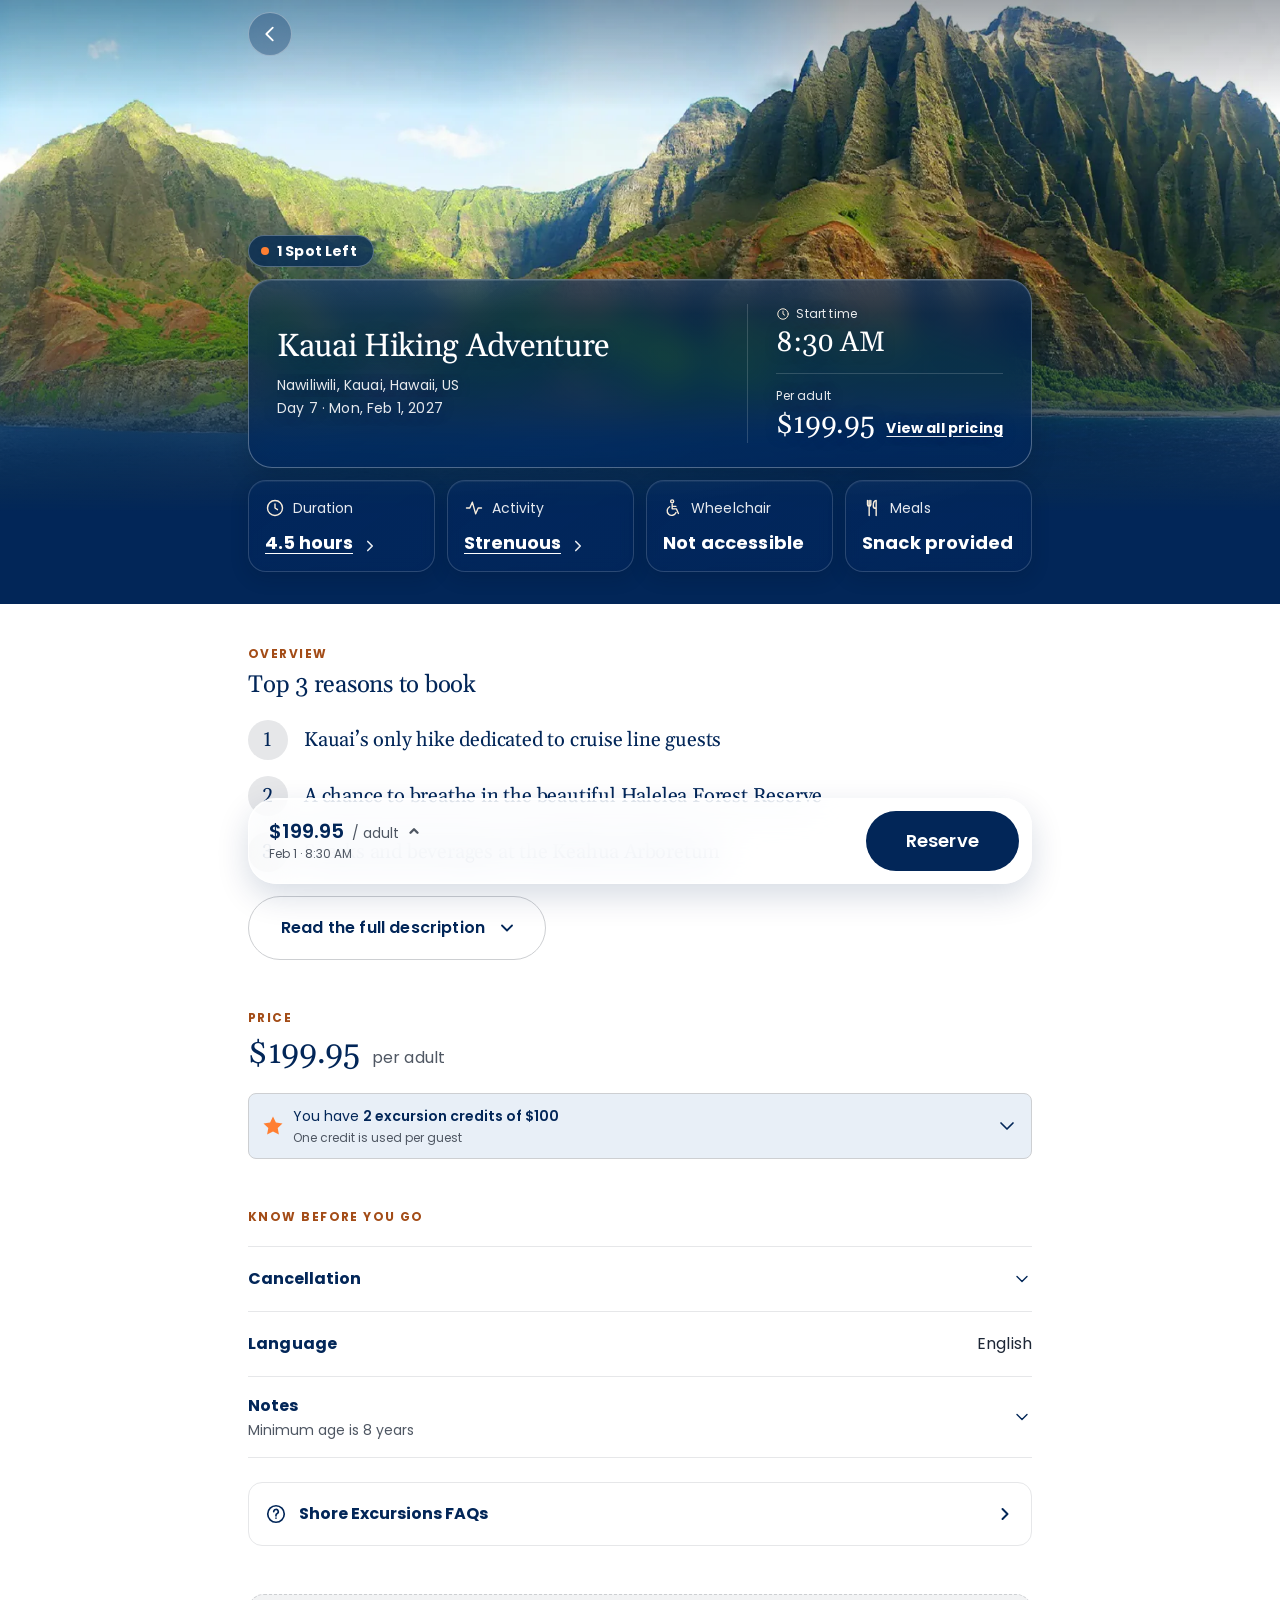
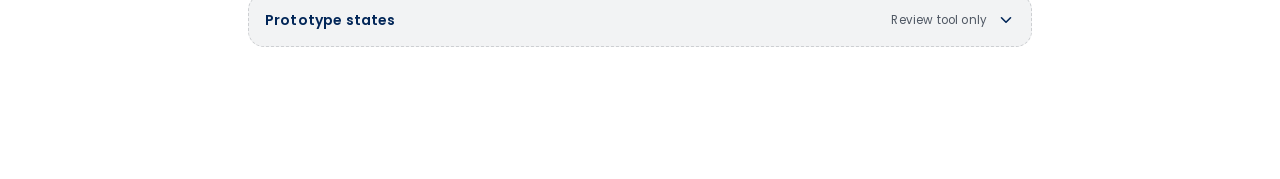
<file: kauai-hiking-adventure.html>
<!doctype html>
<html lang="en">
<head>
<meta charset="utf-8">
<meta name="viewport" content="width=device-width, initial-scale=1, viewport-fit=cover">
<meta name="theme-color" content="#022658">
<title>Kauai Hiking Adventure · Shore Excursion</title>
<link rel="preconnect" href="https://fonts.googleapis.com">
<link rel="preconnect" href="https://fonts.gstatic.com" crossorigin>
<link href="https://fonts.googleapis.com/css2?family=Gelasio:wght@400;500&family=Poppins:wght@400;500;600;700&display=swap" rel="stylesheet">
<style>
:root{
  /* ── App / HAL DS · Color (Figma: HuyND6BNFfXmrBOKBPqoBM) ── */
  --ds-hal-blue:#022658;
  --ds-hal-blue-hover:#1c4379;
  --ds-hal-blue-pressed:#021e46;
  --ds-dutch-orange:#ff7f32;
  --ds-dutch-cream:#f8eddc;
  --ds-dusk-fog:#a3b3bb;
  --ds-white:#ffffff;
  --ds-n100:#030f1f;
  --ds-n90:#1d2736;
  --ds-n70:#4f5763;
  --ds-n40:#9a9fa5;
  --ds-n30:#b4b7bc;
  --ds-n20:#cdcfd2;
  --ds-n15:#d9dbde;
  --ds-n10:#e6e7e9;
  --ds-n5:#f2f3f4;
  --ds-focus-blue:#1979ff;
  --ds-white-hover:#edf0f1;
  --ds-white-pressed:#e3e8eb;
  /* Effect style "Small" */
  --ds-shadow-small:0 2px 4px rgba(51,51,51,.10), 0 0 1px rgba(51,51,51,.10);
  /* HAL Blue / Neutral 100 / Dusk Fog as RGB triplets, for the alpha tints below */
  --ds-hal-blue-rgb:2,38,88;
  --ds-n100-rgb:3,15,31;
  --ds-dusk-fog-rgb:163,179,187;

  /* Page roles → HAL DS */
  --navy:var(--ds-hal-blue);
  --hal-blue:var(--ds-hal-blue);
  --orange-dot:var(--ds-dutch-orange);
  --cream:var(--ds-dutch-cream);
  --banner:var(--ds-dutch-cream);
  --n70:var(--ds-n70);
  --n90:var(--ds-n90);
  --border:var(--ds-n10);
  --blue-02:var(--ds-n5);
  --blue-05:var(--ds-n10);
  --white:var(--ds-white);
  /* Not in HAL DS (kept local, same as Figma "Color · Details page"):
     accessible orange text — Mes Orange / Dutch Orange fail 4.5:1 on white */
  --orange-text:#a34c17;
  /* Small text on glass: 90% white is the minimum that passes 4.5:1 over a pure-white photo */
  --on-glass:rgba(255,255,255,.9);
  --kf-fill:rgba(var(--ds-dusk-fog-rgb),.09);
  --kf-edge:rgba(255,255,255,.08);
  --glass-divider:rgba(255,255,255,.16);
  /* Shared height for the page's secondary controls: FAQ row, credits toggle, Read the full description */
  --row-h:64px;
  /* Not in HAL DS: credits card fill from the 2026 redesign file */
  --credit-fill:#e8eff7;

  /* ── App / HAL DS · Type. Gelasio / Poppins stay as fallbacks where HAL fonts aren't installed ── */
  --serif:"HAL Headline", "Gelasio", Georgia, "Times New Roman", serif;
  --sans:"HAL Body", "Poppins", system-ui, -apple-system, "Segoe UI", sans-serif;
  --lh-body:1.6;      /* Body/B1–B4 */
  --lh-head:1.2;      /* Heading/H1–H4 */
  --ls-body:.01em;    /* Body + Interactive: +1% */
  --ls-head:-.01em;   /* Heading (Headline): −1% */

  /* Spacing follows the HAL DS rule: multiples of 4, side padding 20 mobile / 40 tablet + desktop */
  --pad:20px;
  --col:784px;
  --card-pad-y:20px;
  --card-pad-x:20px;
  --card-title:28px;  /* Heading/H1-regular-M */
  --radius-g:24px;
  --fact-value:18px;  /* Body/B1-bold */
  /* Hero template: square photo area from the top; card overlaps its lower part */
  --photo-h:100vw;
  --photo-top:0px;
  --stack-top:62vw;
  --header-h:60px;
  --ease:cubic-bezier(.2,.8,.2,1);
}
@media (max-width:389px){ :root{ --fact-value:14px } }   /* Body/B3-bold */
@media (min-width:768px){
  :root{
    --pad:40px;
    --card-title:32px;  /* Heading/H2-regular — fits one line, card stays compact */
    --card-pad-y:24px;
    --card-pad-x:28px;
    --photo-h:clamp(480px, 50vw, 700px);
    --stack-top:clamp(264px, calc(36.5vw + 44px), 344px);   /* +44: the space the compact card + tiles give back */
  }
}

*,*::before,*::after{ box-sizing:border-box }
html{ -webkit-text-size-adjust:100%; scroll-behavior:smooth }
@media (prefers-reduced-motion:reduce){ html{ scroll-behavior:auto } }
body{
  margin:0; background:var(--white); color:var(--n90);
  font-family:var(--sans); font-size:16px; line-height:var(--lh-body); letter-spacing:var(--ls-body);
  -webkit-font-smoothing:antialiased; overflow-x:hidden;
}
body.locked{ overflow:hidden }
img{ display:block; max-width:100% }
button{ font:inherit; color:inherit; background:none; border:0; padding:0; cursor:pointer; -webkit-tap-highlight-color:transparent }
a{ color:inherit }
:focus-visible{ outline:2px solid var(--ds-focus-blue); outline-offset:3px; border-radius:6px }
.sr-only{ position:absolute; width:1px; height:1px; overflow:hidden; clip:rect(0 0 0 0); white-space:nowrap }
.wrap{ width:100%; max-width:calc(var(--col) + var(--pad) * 2); margin-inline:auto; padding-inline:var(--pad) }
svg.i{ width:20px; height:20px; flex:none; fill:none; stroke:currentColor; stroke-width:1.4; stroke-linecap:round; stroke-linejoin:round }

/* ───────────── Hero ───────────── */
.hero{
  position:relative; overflow:hidden; background:var(--navy);
  padding-bottom:32px; isolation:isolate;
}
.hero-bg{ position:absolute; inset:0; z-index:-1; pointer-events:none }
.wash{
  position:absolute; left:50%; top:-60%; width:260%; height:220%;
  transform:translate3d(-50%, var(--wash-y,0px), 0);
  filter:blur(36px) saturate(1.1); opacity:.9; will-change:transform;
}
.wash img{ width:100%; height:100%; object-fit:cover }
.photo{
  position:absolute; left:0; right:0; top:var(--photo-top); height:var(--photo-h);
  transform:translate3d(0, var(--photo-y,0px), 0) scale(var(--photo-s,1));
  transform-origin:50% 30%; will-change:transform;
  -webkit-mask-image:linear-gradient(180deg,#000 0%,#000 73.7%,rgba(0,0,0,.6) 86.8%,transparent 100%);
          mask-image:linear-gradient(180deg,#000 0%,#000 73.7%,rgba(0,0,0,.6) 86.8%,transparent 100%);
}
/* Focal point defaults to centre; each page's photo sets its own at the end of this stylesheet */
.photo img{ width:100%; height:100%; object-fit:cover; object-position:50% 50% }
.photo-dim{ position:absolute; inset:0; background:var(--navy); opacity:var(--dim,0) }
.top-shade{ position:absolute; inset:0 0 auto; height:110px; background:linear-gradient(180deg,rgba(var(--ds-n100-rgb),.35),rgba(var(--ds-n100-rgb),0)) }
.ramp{
  position:absolute; left:0; right:0; top:calc(var(--photo-top) + var(--photo-h) * .55); height:calc(var(--photo-h) * .45);
  background:linear-gradient(180deg,rgba(var(--ds-hal-blue-rgb),0) 0%,rgba(var(--ds-hal-blue-rgb),.2) 25%,rgba(var(--ds-hal-blue-rgb),.5) 50%,rgba(var(--ds-hal-blue-rgb),.82) 75%,var(--navy) 100%);
  /* Travels with the photo so the navy fade doesn't swallow it on scroll */
  transform:translate3d(0, var(--photo-y,0px), 0); will-change:transform;
}
.ramp::after{ content:""; position:absolute; left:0; right:0; top:100%; height:200vh; background:var(--navy) }

.topbar{ position:absolute; top:0; left:0; right:0; z-index:3; padding-top:max(12px, env(safe-area-inset-top)) }
.topbar .wrap{ padding-inline:calc(var(--pad) - 4px) }
@media (min-width:768px){ .topbar .wrap{ padding-inline:var(--pad) } }
.round-btn{
  width:44px; height:44px; border-radius:22px; display:grid; place-items:center; color:#fff;
  background:rgba(var(--ds-hal-blue-rgb),.32); border:1px solid rgba(255,255,255,.35);
  -webkit-backdrop-filter:blur(14px); backdrop-filter:blur(14px);
  transition:background .2s;
}
.round-btn:hover{ background:rgba(var(--ds-hal-blue-rgb),.45) }
.round-btn svg{ width:22px; height:22px; stroke-width:1.8 }

.hero-stack{ position:relative; padding-top:calc(56px + var(--stack-top)); display:flex; flex-direction:column; gap:12px }

/* Glass hero card */
/* Card and fact tiles move together; only the photo layers parallax behind them */
.card-wrap{ position:relative }
.status-pill{
  position:absolute; left:0; bottom:calc(100% + 12px);
  display:none; align-items:center; gap:8px; padding:4px 16px 4px 12px; border-radius:999px;
  font-size:14px; line-height:var(--lh-body); color:#fff; font-weight:600;   /* Body/B3-semibold */
  /* .72 keeps white 14px text at 4.5:1+ even over a pure-white photo (.55 measured 3.6:1) */
  background:rgba(var(--ds-hal-blue-rgb),.72); border:.75px solid rgba(255,255,255,.28);
  -webkit-backdrop-filter:blur(14px) saturate(140%); backdrop-filter:blur(14px) saturate(140%);
}
.status-pill.show{ display:inline-flex }
.status-pill b{ font-weight:700 }
.status-pill .dot{ width:8px; height:8px; border-radius:50%; background:var(--orange-dot) }
.status-pill.muted .dot{ background:rgba(255,255,255,.6) }

.glass{
  position:relative; border-radius:var(--radius-g); overflow:hidden;
  border:.75px solid rgba(255,255,255,.3);
  /* HAL Blue is lighter than the old navy, so every stop is +.04: lightest stop .70 keeps
     90% white text at 4.5:1 over pure white, sheen included */
  background:linear-gradient(143.6deg,rgba(var(--ds-hal-blue-rgb),.74) 0%,rgba(var(--ds-hal-blue-rgb),.70) 50%,rgba(var(--ds-hal-blue-rgb),.72) 100%);
  -webkit-backdrop-filter:blur(var(--glass-blur,14px)) saturate(140%);
          backdrop-filter:blur(var(--glass-blur,14px)) saturate(140%);
  box-shadow:0 8px 24px rgba(var(--ds-n100-rgb),.2), inset 0 1px 0 rgba(255,255,255,.12);
}
/* moving specular sheen — follows scroll so the glass reads as a physical pane */
.glass::before{
  content:""; position:absolute; inset:-40%; pointer-events:none;
  background:radial-gradient(60% 40% at var(--sheen-x,30%) var(--sheen-y,0%), rgba(255,255,255,.05), transparent 70%);
  mix-blend-mode:screen; transition:opacity .3s;
}
.glass::after{
  content:""; position:absolute; inset:0; pointer-events:none; border-radius:inherit;
  /* Top highlight stays behind the title (large text) and clears the small meta line */
  background:linear-gradient(180deg,rgba(255,255,255,.07),transparent 18%);
}
.hero-card{ padding:var(--card-pad-y) var(--card-pad-x); display:flex; flex-direction:column; gap:16px; color:#fff }
.hero-card > *{ position:relative; z-index:1 }
.on-photo{ text-shadow:0 1px 12px rgba(var(--ds-hal-blue-rgb),.6) }
/* Heading/H1-regular-M (28) → Heading/H1-regular (40) from 768 */
.hero-title{ margin:0; font:400 var(--card-title)/var(--lh-head) var(--serif); letter-spacing:var(--ls-head) }
.hero-meta{ margin:8px 0 0; font-size:14px; color:var(--on-glass) }   /* Body/B3-regular */

/* Location on one line, day and date on the next */
.hero-meta span{ display:block }
.hero-meta .meta-port{ white-space:nowrap; overflow:hidden; text-overflow:ellipsis }

/* Key row: start time and price share one band at one size, a step below the title
   (phone: title 28 / values 24 · from 768: title 32 / values 28) */
.key-row{ display:grid; grid-template-columns:minmax(0,1fr) minmax(0,1fr); row-gap:12px; border-top:1px solid var(--glass-divider); padding-top:16px }
.key{ min-width:0; padding-right:16px }
.key + .key{ padding:0 0 0 20px; border-left:1px solid var(--glass-divider) }
.key-label{ display:flex; align-items:center; gap:6px; margin:0 0 4px; font-size:12px; line-height:var(--lh-body); color:var(--on-glass) }   /* Body/B4-regular */
.key-label svg{ width:14px; height:14px; color:var(--cream) }
.key-value{ display:flex; align-items:center; gap:4px; font:400 24px/var(--lh-head) var(--serif); letter-spacing:var(--ls-head); white-space:nowrap; color:#fff }   /* Heading/H2-regular-M */
button.key-value{ text-decoration:underline; text-underline-offset:5px; text-decoration-thickness:1px }
button.key-value svg{ width:18px; height:18px; color:var(--on-glass); stroke-width:1.65 }
/* Price cell: "View all pricing" sits to the right of the price and wraps under it when the cell is narrow */
.key-price{ display:flex; flex-wrap:wrap; align-items:baseline; column-gap:12px; row-gap:2px }
/* Local/Link/B3-bold · Underline */
.card-link{ font-weight:700; font-size:14px; line-height:var(--lh-body); text-decoration:underline; text-underline-offset:3px; color:#fff; white-space:nowrap }
@media (max-width:359px){ .key-value{ font-size:20px } .key + .key{ padding-left:16px } }   /* Heading/H3-regular-M */
@media (min-width:768px){
  .fact{ padding:12px 16px; gap:8px }
  /* Title block left, start time and price stacked on the right: one band instead of two,
     so the card is shorter and more of the photo shows */
  .hero-card{ display:grid; grid-template-columns:minmax(0,1fr) auto; align-items:center; gap:0 }
  .hero-card > .on-photo:first-child{ padding-right:28px }
  .key-row{ display:flex; flex-direction:column; justify-content:center; gap:12px; align-self:stretch;
            border-top:0; padding:0 0 0 28px; border-left:1px solid var(--glass-divider); min-width:200px }
  .key{ padding:0 }
  .key + .key{ padding:12px 0 0; border-left:0; border-top:1px solid var(--glass-divider) }
  .key-value{ font-size:28px }   /* Heading/H1-regular-M */
}

/* Key facts */
.facts{ display:grid; grid-template-columns:1fr 1fr; gap:12px }
/* Works for any tile count: on phones a lone last tile spans the row; from 768 every tile shares one row equally */
.facts > .fact:last-child:nth-child(odd){ grid-column:1 / -1 }
@media (min-width:768px){
  .facts{ grid-template-columns:none; grid-auto-flow:column; grid-auto-columns:minmax(0,1fr) }
  .facts > .fact:last-child:nth-child(odd){ grid-column:auto }
}
@media (min-width:1024px){
  /* Less photo above the card so the key facts sit above the fold */
  :root{ --photo-h:max(440px, 40vw); --stack-top:clamp(204px, calc(14vw + 44px), 344px) }
}
@media (min-width:768px) and (max-width:1023px){
  :root{ --fact-value:16px }   /* Body/B2-bold */
  .fact{ padding:12px }
  .fact-value{ gap:4px }
}
/* Fact tiles use the same glass as the hero card */
.fact{
  position:relative; text-align:left; color:#fff; padding:16px;
  display:flex; flex-direction:column; gap:12px; min-width:0;
  transition:border-color .2s, transform .2s var(--ease), box-shadow .2s;
}
.fact.glass{
  border-radius:18px;
  /* A touch denser than the hero card; HAL Blue stops +.04 so the lightest (.71) still passes 4.5:1 over pure white */
  background:linear-gradient(143.6deg,rgba(var(--ds-hal-blue-rgb),.73) 0%,rgba(var(--ds-hal-blue-rgb),.71) 50%,rgba(var(--ds-hal-blue-rgb),.72) 100%);
  border-color:rgba(255,255,255,.16);
  -webkit-backdrop-filter:blur(calc(var(--glass-blur,14px) * .5)) saturate(120%);
          backdrop-filter:blur(calc(var(--glass-blur,14px) * .5)) saturate(120%);
  box-shadow:0 6px 18px rgba(var(--ds-n100-rgb),.18), inset 0 1px 0 rgba(255,255,255,.06);
}
.fact.glass::before{ opacity:.4 }
.fact.glass::after{ opacity:.2 }
.fact > *{ position:relative; z-index:1 }
button.fact:hover{ border-color:rgba(255,255,255,.32); box-shadow:0 10px 26px rgba(var(--ds-n100-rgb),.26), inset 0 1px 0 rgba(255,255,255,.1) }
button.fact:active{ transform:scale(.98) }
.fact-label{ display:flex; align-items:center; gap:8px; font-size:14px; color:var(--on-glass); min-width:0 }   /* Body/B3-regular */
.fact-label svg{ color:var(--cream) }
.fact-label span{ overflow:hidden; text-overflow:ellipsis; white-space:nowrap }
.fact-value{ display:flex; align-items:flex-end; flex:1; justify-content:space-between; gap:8px; min-width:0 }
.fact-value b{
  font-size:var(--fact-value); line-height:1.3; font-weight:700;
  overflow-wrap:break-word; min-width:0;
}
button.fact .fact-value b{ text-decoration:underline; text-underline-offset:4px; text-decoration-thickness:1px }
.fact-value svg{ width:18px; height:18px; color:var(--on-glass); stroke-width:1.65 }

/* ───────────── Compact header ───────────── */
.compact{
  position:fixed; inset:0 0 auto; z-index:40; background:var(--navy); color:#fff;
  padding-top:env(safe-area-inset-top);
  transform:translateY(-102%); transition:transform .32s var(--ease), box-shadow .3s;
  border-bottom:1px solid rgba(255,255,255,.08);
}
.compact.show{ transform:none; box-shadow:0 6px 20px rgba(var(--ds-hal-blue-rgb),.18) }
.compact .wrap{ display:flex; align-items:center; gap:8px; min-height:var(--header-h); padding-inline:calc(var(--pad) - 12px) }
.compact-back{ width:44px; height:44px; display:grid; place-items:center; color:#fff; flex:none; border-radius:22px }
.compact-back svg{ width:22px; height:22px; stroke-width:1.8 }
.compact-text{ flex:1; min-width:0; text-align:left; padding:8px 0 }
/* Local/Eyebrow (HAL Body Bold 12, 12% tracking, uppercase) — not in HAL DS */
.compact-eyebrow{ display:block; font-size:12px; font-weight:700; letter-spacing:.12em; text-transform:uppercase; color:var(--on-glass); line-height:var(--lh-body) }
.compact-eyebrow b{ color:var(--cream) }
.compact-title{ display:block; font:600 16px/var(--lh-body) var(--sans); white-space:nowrap; overflow:hidden; text-overflow:ellipsis }   /* Body/B2-semibold */
.compact.expanded .compact-title{ white-space:normal }

/* ───────────── Content ───────────── */
main{ padding-bottom:16px }
section.block{ position:relative; padding:40px 0 8px; scroll-margin-top:calc(var(--header-h) + 16px) }
/* Local/Eyebrow */
.eyebrow{ margin:0; font-size:12px; line-height:var(--lh-body); font-weight:700; letter-spacing:.12em; text-transform:uppercase; color:var(--orange-text) }
.section-title{ margin:8px 0 0; font:400 24px/var(--lh-head) var(--serif); letter-spacing:var(--ls-head); color:var(--hal-blue) }   /* Heading/H2-regular-M */
.section-body{ margin-top:20px }

.highlights{ list-style:none; margin:0; padding:0; display:flex; flex-direction:column; gap:16px }
.highlight{ display:flex; gap:16px; align-items:flex-start }
/* A reason with no supporting line centres on its number */
.highlight:not(:has(p)){ align-items:center }
.num{
  flex:none; width:40px; height:40px; border-radius:20px; background:var(--blue-05);
  display:grid; place-items:center; color:var(--hal-blue);
  font:400 20px/1 var(--serif); font-variant-numeric:lining-nums;   /* Heading/H3-regular-M */
}
.highlight h3{ margin:0; font:400 20px/var(--lh-head) var(--serif); letter-spacing:var(--ls-head); color:var(--hal-blue) }   /* Heading/H3-regular-M */
.highlight p{ margin:4px 0 0; font-size:14px; color:var(--n70) }   /* Body/B3-regular */

/* HAL DS Button · Type=secondary, Size=large, Icon=icon right (label Body/B1-semibold, as in Figma) */
.btn-outline{
  margin-top:24px; display:inline-flex; align-items:center; gap:16px; height:60px; padding:0 32px 0 40px;
  border:.5px solid var(--hal-blue); border-radius:999px; color:var(--hal-blue); background:var(--ds-white);
  box-shadow:var(--ds-shadow-small);
  font-weight:600; font-size:18px; line-height:1; letter-spacing:var(--ls-body);
  transition:background .2s;
}
.btn-outline:hover{ background:var(--ds-white-hover) }
.btn-outline:active{ background:var(--ds-white-pressed) }
.btn-outline:focus-visible, .btn-primary:focus-visible{ outline:2px solid var(--ds-focus-blue); outline-offset:3px; border-radius:999px }
.btn-outline svg{ width:20px; height:20px; stroke-width:1.8; transition:transform .3s var(--ease) }
/* The full-size label + DS padding needs 335px; narrow phones keep one line by easing the padding */
.btn-outline{ white-space:nowrap; max-width:100% }
@media (max-width:389px){ .btn-outline{ padding:0 24px; gap:12px } }
@media (max-width:359px){ .btn-outline{ font-size:16px; padding:0 20px 0 24px } }   /* Body/B2-semibold */
.btn-outline[aria-expanded="true"] svg{ transform:rotate(180deg) }

.collapse{ display:grid; grid-template-rows:0fr; transition:grid-template-rows .38s var(--ease) }
.collapse > div{ overflow:hidden; min-height:0 }
.collapse.open{ grid-template-rows:1fr }
@media (prefers-reduced-motion:reduce){ .collapse{ transition:none } }
.description{ max-width:640px; padding-top:20px }
.description p{ margin:0 0 12px }
.description b{ font-weight:600; color:var(--n90) }

.price-heading{ display:flex; align-items:baseline; gap:12px; margin-top:8px }
.price-heading .amt{ font:400 32px/var(--lh-head) var(--serif); color:var(--hal-blue); letter-spacing:var(--ls-head) }   /* Heading/H2-regular */
.price-heading .unit{ color:var(--n70) }
.rates{ margin-top:20px }
.rate{ display:flex; justify-content:space-between; align-items:baseline; padding:12px 0; border-top:1px solid var(--border) }
.rate:last-child{ border-bottom:1px solid var(--border) }
.rate b{ font-weight:700 }

.credit-head{ width:100%; display:flex; align-items:center; gap:12px; min-height:56px; padding:16px; text-align:left; color:var(--hal-blue) }
.credit-head .star{ width:22px; height:22px; stroke-width:1.5 }
.credit-head .txt{ flex:1; min-width:0 }
.credit-head strong{ display:block; font-size:16px; line-height:var(--lh-body) }   /* Body/B2-bold */
.credit-head small{ display:block; font-size:14px; color:var(--n70) }   /* Body/B3-regular */
.chev{ width:20px; height:20px; stroke-width:1.8; color:var(--hal-blue); transition:transform .3s var(--ease) }
[aria-expanded="true"] > .chev{ transform:rotate(180deg) }

.accordion{ margin-top:20px; border-bottom:1px solid var(--border) }
.acc{ position:relative; border-top:1px solid var(--border) }
.acc-head{ width:100%; display:flex; align-items:center; gap:12px; min-height:64px; padding:16px 0; text-align:left }
.acc-head .titles{ flex:1; min-width:0 }
.acc-head strong{ display:block; font-size:16px; color:var(--hal-blue); line-height:var(--lh-body) }   /* Body/B2-bold */
.acc-head small{ display:block; font-size:14px; color:var(--n70); overflow:hidden; text-overflow:ellipsis; white-space:nowrap }   /* Body/B3-regular */
.acc-body{ max-width:640px; padding-bottom:20px; font-size:14px }
.acc-body p{ margin:0 0 12px }
/* Local/Link/B3-bold · Underline */
.text-link{ display:inline-flex; align-items:center; min-height:44px; font-weight:700; font-size:14px; color:var(--hal-blue); text-decoration:underline; text-underline-offset:3px }

/* ───────────── Floating action bar ───────────── */
.bar-zone{
  position:fixed; z-index:30; left:12px; right:12px; bottom:calc(12px + env(safe-area-inset-bottom));
}
@media (min-width:768px){
  .bar-zone{ left:50%; right:auto; width:min(var(--col), calc(100% - var(--pad) * 2)); transform:translateX(-50%); bottom:calc(16px + env(safe-area-inset-bottom)) }
}
.credit-banner{
  position:absolute; left:0; right:0; bottom:calc(100% - 28px); padding:16px 48px 40px 20px;
  background:var(--banner); border-radius:24px 24px 0 0; color:var(--n90);
  box-shadow:0 -2px 18px rgba(var(--ds-hal-blue-rgb),.12);
  transition:transform .35s var(--ease), opacity .3s;
}
.credit-banner.hidden{ transform:translateY(24px); opacity:0; pointer-events:none }
.credit-banner strong{ display:block; font-size:14px; line-height:var(--lh-body) }   /* Body/B3-bold */
.credit-banner span{ font-size:12px; color:var(--n70) }   /* Body/B4-regular */
.credit-banner button{ position:absolute; top:8px; right:8px; width:36px; height:36px; display:grid; place-items:center; color:var(--n70); border-radius:18px }
.credit-banner button svg{ width:18px; height:18px }

.bar{
  position:relative; display:flex; align-items:center; gap:16px; padding:12px 12px 12px 20px; border-radius:28px;
  background:rgba(255,255,255,.72); border:1px solid rgba(255,255,255,.8);
  -webkit-backdrop-filter:blur(22px) saturate(180%); backdrop-filter:blur(22px) saturate(180%);
  box-shadow:0 12px 32px rgba(var(--ds-hal-blue-rgb),.16), inset 0 1px 0 rgba(255,255,255,.85);
}
.bar-price{ flex:1; min-width:0; text-align:left; display:flex; flex-direction:column; gap:0; border-radius:14px; padding:2px 4px 2px 0 }
/* Wraps under the full-size HAL DS button on narrow phones, as the Figma action bar does */
.bar-line1{ display:flex; flex-wrap:wrap; align-items:baseline; column-gap:8px; white-space:nowrap; color:var(--hal-blue) }
.bar-line1 b{ font-size:20px; line-height:var(--lh-head); font-weight:600 }   /* Heading/H4-semibold-M */
.bar-line1 .u{ font-size:14px; color:var(--n70) }   /* Body/B3-regular */
.bar-line1 svg{ width:14px; height:14px; stroke-width:2.4; color:var(--n70); align-self:center; transition:transform .3s var(--ease) }
.bar-price[aria-expanded="true"] .bar-line1 svg{ transform:rotate(180deg) }
.bar-line2{ font-size:12px; line-height:var(--lh-body); color:var(--n70); white-space:nowrap; overflow:hidden; text-overflow:ellipsis }   /* Body/B4-regular */
/* HAL DS Button · Type=primary, Size=large (label Body/B1-semibold, as in Figma).
   Hover HAL Blue Hover, pressed HAL Blue Pressed, disabled Neutral 10 / Neutral 30 */
.btn-primary{
  flex:none; height:60px; padding:0 40px; border-radius:999px;
  background:var(--hal-blue); color:#fff; font-weight:600; font-size:18px; line-height:1; letter-spacing:var(--ls-body);
  white-space:nowrap; transition:background .2s, transform .15s;
}
.btn-primary:hover{ background:var(--ds-hal-blue-hover) }
.btn-primary:active{ transform:scale(.97); background:var(--ds-hal-blue-pressed) }
.btn-primary:disabled{ background:var(--ds-n10); color:var(--ds-n30); cursor:not-allowed; transform:none }
/* Narrow phones: tighten the price side; the HAL DS button keeps its size */
@media (max-width:389px){
  .bar{ gap:8px; padding-left:16px }
  .bar-line1{ column-gap:4px }
  .bar-line1 b{ font-size:18px }
}

/* ───────────── Drawers / modals ───────────── */
.layer{ position:fixed; inset:0; z-index:60; display:flex; align-items:flex-end; justify-content:center; visibility:hidden }
.layer.open{ visibility:visible }
.scrim{ position:absolute; inset:0; background:rgba(var(--ds-hal-blue-rgb),.5); opacity:0; transition:opacity .3s }
.layer.open .scrim{ opacity:1 }
.sheet{
  position:relative; width:100%; max-height:min(88vh, 88dvh); display:flex; flex-direction:column;
  background:#fff; border-radius:24px 24px 0 0; box-shadow:0 -8px 40px rgba(var(--ds-n100-rgb),.2);
  transform:translateY(100%); transition:transform .38s var(--ease);
  padding-bottom:env(safe-area-inset-bottom);
}
.layer.open .sheet{ transform:translateY(var(--drag,0px)) }
.sheet.dragging{ transition:none }
.grabber{ position:absolute; top:8px; left:50%; width:36px; height:4px; margin-left:-18px; border-radius:2px; background:var(--ds-n15) }
.sheet-head{ position:relative; display:flex; align-items:center; justify-content:center; min-height:60px; padding:12px 56px 4px; touch-action:none; flex:none }
.sheet-head .close{ position:absolute; left:12px; top:12px; width:44px; height:44px; display:grid; place-items:center; color:var(--hal-blue); border-radius:22px }
.sheet-head .close:hover{ background:var(--blue-02) }
.sheet-head .close svg{ width:22px; height:22px; stroke-width:1.8 }
.sheet-label{ font-weight:700; font-size:16px; color:var(--hal-blue) }   /* Body/B2-bold */
.sheet-body{ position:relative; overflow:auto; padding:8px var(--pad) 28px; overscroll-behavior:contain }
.sheet h2{ margin:0 0 16px; font:400 24px/var(--lh-head) var(--serif); color:var(--hal-blue); letter-spacing:var(--ls-head) }   /* Heading/H2-regular-M */
@media (min-width:768px){
  .layer{ align-items:center; padding:24px }
  .sheet{
    width:560px; max-height:min(84vh, 760px); border-radius:24px;
    transform:translateY(16px) scale(.97); opacity:0; transition:transform .3s var(--ease), opacity .25s;
  }
  .layer.open .sheet{ transform:none; opacity:1 }
  .grabber{ display:none }
  .sheet-body{ padding:8px 28px 28px }
}
@media (prefers-reduced-motion:reduce){ .sheet,.scrim{ transition:none } }

.d-lead{ margin:-8px 0 16px; color:var(--n70) }
.d-rows{ border-top:1px solid var(--border) }
.d-row{ padding:12px 0; border-bottom:1px solid var(--border) }
.d-row .top{ display:flex; justify-content:space-between; gap:12px; align-items:baseline }
.d-row .top b{ font-size:16px; color:var(--n90) }   /* Body/B2-bold */
.d-row .top span{ font-size:14px; color:var(--n70); text-align:right }   /* Body/B3-regular */
.d-row p{ margin:2px 0 0; font-size:14px; color:var(--n70) }
.d-note{ margin:16px 0 0; font-size:14px; color:var(--n70) }   /* Body/B3-regular */
.d-note a{ font-weight:700; color:var(--hal-blue); text-underline-offset:3px }
.bullets{ margin:0 0 20px; padding-left:24px; font-size:16px }   /* Body/B2-regular */
.bullets li{ margin-bottom:4px }
.bullets li::marker{ color:var(--n70) }
.levels{ display:flex; flex-direction:column; gap:12px }
.level{ border:1px solid var(--border); border-radius:12px; padding:12px 16px }
.level b{ color:var(--hal-blue) }
.level small{ font-size:12px; color:var(--n70); font-weight:500 }   /* Body/B4-medium */
.level p{ margin:2px 0 0; font-size:14px; color:var(--n70) }
.level.current{ border:2px solid var(--hal-blue); background:var(--blue-02); padding:11px 15px }
.d-sub{ margin:24px 0 8px; font-size:12px; line-height:var(--lh-body); font-weight:700; letter-spacing:.12em; text-transform:uppercase; color:var(--orange-text) }   /* Local/Eyebrow */
.sheet-cta{ margin-top:24px; width:100% }

/* ───────────── Toast & state switcher ───────────── */
.toast{
  position:fixed; left:50%; bottom:110px; z-index:80; transform:translate(-50%,16px); opacity:0;
  background:var(--n90); color:#fff; font-size:14px; padding:12px 16px; border-radius:12px; max-width:calc(100% - 32px);
  transition:opacity .25s, transform .25s var(--ease); pointer-events:none;
}
.toast.show{ opacity:1; transform:translate(-50%,0) }

/* Prototype states — sits at the very bottom of the page */
.proto-foot{ padding-top:24px; padding-bottom:calc(132px + env(safe-area-inset-bottom)) }
.proto{ border:1px dashed var(--ds-n20); border-radius:16px; background:var(--blue-02); font-size:13px }
.proto summary{
  list-style:none; cursor:pointer; display:flex; align-items:center; gap:10px; padding:14px 16px;
  font-weight:600; color:var(--hal-blue); font-size:14px; border-radius:16px;
}
.proto summary::-webkit-details-marker{ display:none }
.proto summary small{ font-weight:400; color:var(--n70); margin-left:auto }
.proto summary svg{ width:18px; height:18px; stroke-width:1.8; transition:transform .3s var(--ease) }
.proto[open] summary svg{ transform:rotate(180deg) }
.proto-panel{ display:grid; grid-template-columns:repeat(auto-fit, minmax(200px, 1fr)); gap:4px 20px; padding:2px 16px 16px }
.proto-panel fieldset{ border:0; margin:0 0 8px; padding:0 }
.proto-panel legend{ font-size:12px; font-weight:700; letter-spacing:.1em; text-transform:uppercase; color:var(--orange-text); margin-bottom:6px }
.proto-panel label{ display:flex; gap:8px; align-items:center; padding:3px 0; cursor:pointer }
.proto-panel input{ accent-color:var(--hal-blue); margin:0 }
.proto-panel p{ margin:2px 0 0; font-size:12px; color:var(--n70) }
.proto-reset{
  grid-column:1/-1; justify-self:start; height:40px; padding:0 18px; border-radius:999px;
  border:1.5px solid var(--hal-blue); color:var(--hal-blue); font-weight:700; font-size:14px; background:#fff;
}
.proto-reset:hover{ background:var(--blue-05) }

/* ───────────── Live HAL examples: additions ───────────── */
/* Experience-type badge (HISTORY Channel / Accessible Travel Solutions). It labels the excursion, not a system
   state, so it sits inside the card as a squared label; the round status pill above the card is reserved for availability */
.xp-badges{ display:flex; flex-wrap:wrap; gap:8px; margin:0 0 12px }
.xp-badge{
  display:inline-flex; align-items:center; gap:8px; padding:4px 12px 4px 10px;
  border-radius:8px; border:1px solid rgba(248,237,220,.55); background:rgba(var(--ds-hal-blue-rgb),.6);
  font-size:14px; font-weight:600; line-height:var(--lh-body); color:var(--cream); text-shadow:none;   /* Body/B3-semibold */
}
.xp-badge svg{ width:16px; height:16px; stroke-width:1.6 }
.xp-badges[hidden], .xp-badge[hidden]{ display:none }
.xp-mark{ width:auto; height:18px; flex:none }
/* HISTORY Channel: gold from the H mark (mid-tone of its gradient), not the cream used by the other badges */
.xp-badge.xp-history{ color:#f0b63c; border-color:rgba(240,182,60,.7) }

/* Non-interactive fact tile (Meals, and Wheelchair when there's no accessibility detail) */
div.fact .fact-value{ justify-content:flex-start }

/* Wheelchair-version notice: before Top 3, only on the accessible variant */
.notice{
  margin-top:32px; display:flex; gap:12px; padding:16px; border-radius:14px;
  background:var(--blue-02); border:1px solid var(--blue-05); font-size:14px; color:var(--n90);
}
.notice svg{ width:22px; height:22px; color:var(--hal-blue); stroke-width:1.5; margin-top:1px }
.notice p{ margin:0 }
.notice b{ color:var(--hal-blue) }

/* Excursion credits card — matches Figma "Dining credit" (HAL Mobile App Redesign 2026, 14953:27539):
   light blue fill, Neutral 20 border, radius 8, filled Dutch Orange star, Body/B3 HAL Blue with the amount in semibold.
   Opens to "Using your excursion credit" — that copy is FPO until product confirms it. */
.credit-card{ margin-top:20px; background:var(--credit-fill); border:1px solid var(--ds-n20); border-radius:8px; color:var(--hal-blue) }
.credit-card .credit-head{ width:100%; min-height:var(--row-h); display:flex; align-items:center; gap:8px; padding:8px 12px; text-align:left; color:var(--hal-blue); border-radius:8px }
.credit-card .star{ width:24px; height:24px; fill:var(--ds-dutch-orange); stroke:none; flex:none }
.credit-card .credit-text{ flex:1; min-width:0; font-size:14px; line-height:var(--lh-body) }   /* Body/B3-regular */
.credit-card b{ font-weight:600 }   /* Body/B3-semibold */
.credit-card .chev{ width:24px; height:24px }
.credit-rules{ margin:0 0 12px; padding:8px 12px 0; border-top:1px solid var(--ds-n20); font-size:12px; line-height:var(--lh-body) }
.credit-rules .credit-rules-title{ margin:0; font-weight:600; color:var(--hal-blue) }   /* Body/B4-semibold */
.credit-rules ul{ margin:4px 0 0; padding-left:18px; color:var(--n90) }   /* Body/B4-regular */
.sheet .credit-card{ margin-top:0 }

/* Know before you go: a row with a value and nothing to expand */
.acc-head.static{ cursor:default }
.acc-value{ font-size:16px; color:var(--n90) }   /* Body/B2-regular */
.acc-body a{ color:var(--hal-blue); font-weight:600; overflow-wrap:anywhere; text-underline-offset:3px }

/* Shore Excursions FAQs: set apart from the accordion and points right, because it opens a drawer instead of expanding */
.faq-row{
  width:100%; margin-top:24px; display:flex; align-items:center; gap:12px; min-height:var(--row-h); padding:16px;
  border:1px solid var(--border); border-radius:14px; background:var(--white); text-align:left; color:var(--hal-blue);
  transition:background .2s, border-color .2s;
}
.faq-row:hover{ background:var(--blue-02); border-color:var(--ds-n15) }
.faq-row .txt{ flex:1; min-width:0; font-weight:700; font-size:16px; line-height:var(--lh-body) }   /* Body/B2-bold */
.faq-row svg{ width:22px; height:22px; stroke-width:1.5 }
.faq-row svg.go{ width:20px; height:20px; stroke-width:1.8 }

/* FAQ drawer: full height on phones so opening an answer never resizes the sheet */
@media (max-width:767px){
  .sheet.full{ height:calc(100dvh - max(24px, env(safe-area-inset-top))); max-height:none }
}
@media (min-width:768px){ .sheet.full{ height:min(84vh, 760px) } }
.sheet .accordion{ margin-top:0 }
.sheet .acc-head strong{ font-size:16px }
.sheet .bullets{ font-size:14px; margin:0 0 12px; padding-left:20px }
.sheet .acc-body a{ color:var(--hal-blue); font-weight:600 }

/* Drawer rows that lead with an icon (Duration: clock · anchor · ship) */
.d-row .top b.ico{ display:flex; align-items:center; gap:10px }
.d-row .top b.ico svg{ width:18px; height:18px; color:var(--hal-blue); stroke-width:1.5 }

/* ───────────── Multiple start times on the day ───────────── */
.time-chips{ display:grid; grid-template-columns:repeat(3, minmax(0,1fr)); gap:12px; margin-top:20px }
.chip{
  text-align:left; border:1px solid var(--border); border-radius:14px; padding:12px 16px; min-width:0;
  background:#fff; transition:border-color .2s, background .2s;
}
.chip:hover{ border-color:var(--ds-n30) }
.chip .t{ display:block; font-weight:700; font-size:16px; color:var(--hal-blue); line-height:var(--lh-body); white-space:nowrap }   /* Body/B2-bold */
.chip .s{ display:block; font-size:12px; color:var(--n70); line-height:var(--lh-body); white-space:nowrap; overflow:hidden; text-overflow:ellipsis }   /* Body/B4-regular */
.chip .s.warn{ color:var(--orange-text); font-weight:600 }
.chip.soldout .t{ color:var(--n70) }
.chip[aria-checked="true"]{ border:2px solid var(--hal-blue); background:var(--blue-02); padding:11px 15px }
@media (max-width:359px){ .chip{ padding:12px } .chip[aria-checked="true"]{ padding:11px } .chip .t{ font-size:14px } }
.bar-line2 .pick{ color:var(--hal-blue); font-weight:700; text-decoration:underline; text-underline-offset:3px }
.time-opt{ width:100%; text-align:left; display:flex; align-items:center; gap:12px }
.time-opt .txt{ flex:1; min-width:0 }
.time-opt .radio{ width:20px; height:20px; border-radius:50%; border:1.5px solid var(--ds-n40); flex:none; display:grid; place-items:center }
.time-opt.current .radio{ border-color:var(--hal-blue) }
.time-opt.current .radio::after{ content:""; width:10px; height:10px; border-radius:50%; background:var(--hal-blue) }
.time-opt small.warn{ color:var(--orange-text) }

/* "Read the full description": rounded secondary button at the shared 64px height (FAQ row, credits toggle),
   Body/B2-semibold, Neutral 20 outline, no shadow */
#readMore{
  height:var(--row-h); padding:0 28px 0 32px; gap:12px; margin-top:24px;
  font-size:16px; border:1px solid var(--ds-n20); box-shadow:none;
}
#readMore svg{ width:20px; height:20px }
@media (max-width:389px){ #readMore{ padding:0 24px 0 28px } }
@media (max-width:359px){ #readMore{ font-size:16px; padding:0 20px 0 24px } }

/* Prototype states: the element a state changed flashes once after the page scrolls to it */
.proto-flash{ animation:protoFlash 1.6s var(--ease) }
@keyframes protoFlash{
  0%, 100%{ box-shadow:0 0 0 0 rgba(25,121,255,0) }
  20%, 60%{ box-shadow:0 0 0 4px rgba(25,121,255,.55) }
}
@media (prefers-reduced-motion:reduce){ .proto-flash{ animation:none; outline:2px solid var(--ds-focus-blue); outline-offset:4px } }

/* Excursion credits: with more than one credit, a second line says each guest uses one */
.credit-card .credit-sub{ display:block; font-size:12px; line-height:var(--lh-body); color:var(--n70) }   /* Body/B4-regular */
.credit-card .credit-sub[hidden], .credit-banner .banner-sub[hidden]{ display:none }
.credit-banner .banner-sub{ display:block }

/* Phone: static tile values (Wheelchair, Meals) always break between words — "Meal / provided",
   "Not / accessible" — so the two tiles in the row read the same whatever the width */
@media (max-width:767px){ div.fact .fact-value b{ width:min-content } }

/* ───────────── This page’s photo (the only page-specific styling) ───────────── */
/* kauai-napali-coast.webp: 2000×711 banner */
.photo img{ object-position:68% 50% }
</style>
</head>
<body>

<!-- Icon sprite -->
<svg width="0" height="0" style="position:absolute" aria-hidden="true">
  <symbol id="i-back" viewBox="0 0 22 22"><path d="M13.75 4.58 7.33 11l6.42 6.42"/></symbol>
  <symbol id="i-close" viewBox="0 0 22 22"><path d="M5.5 5.5l11 11M16.5 5.5l-11 11"/></symbol>
  <symbol id="i-right" viewBox="0 0 18 18"><path d="M6.75 4.5 11.25 9l-4.5 4.5"/></symbol>
  <symbol id="i-down" viewBox="0 0 20 20"><path d="M5 7.5 10 12.5 15 7.5"/></symbol>
  <symbol id="i-up" viewBox="0 0 14 14"><path d="M3.5 8.75 7 5.25l3.5 3.5"/></symbol>
  <symbol id="i-clock" viewBox="0 0 20 20"><circle cx="10" cy="10" r="7.5"/><path d="M10 5.83V10l2.5 1.67"/></symbol>
  <symbol id="i-pulse" viewBox="0 0 20 20"><path d="M2.5 10h3.33l2.5-5.83 3.34 11.66L14.17 10h3.33"/></symbol>
  <symbol id="i-access" viewBox="0 0 20 20"><circle cx="9.17" cy="3.33" r="1.5"/><path d="M9.17 6.25v2.08m0 0v2.5h4.16l2.09 4.59M9.17 8.33h3.75"/><path d="M6.67 8.75a4.58 4.58 0 1 0 6.33 5.83"/></symbol>
  <symbol id="i-meals" viewBox="0 0 20 20"><path d="M5.5 2.5v4.17a1.67 1.67 0 0 0 3.33 0V2.5M7.17 2.5v15M14.17 17.5V2.5c-1.84 0-2.92 2.08-2.92 5.42 0 1.66.83 2.5 2.92 2.5"/></symbol>
  <symbol id="i-anchor" viewBox="0 0 20 20"><circle cx="10" cy="4.17" r="1.67"/><path d="M10 5.83V17.5M7.08 8.75h5.84M3.75 11.67c.42 3.33 3 5.83 6.25 5.83s5.83-2.5 6.25-5.83M3.75 11.67 2.5 12.92M3.75 11.67 5 12.92M16.25 11.67 15 12.92M16.25 11.67l1.25 1.25"/></symbol>
  <symbol id="i-ship" viewBox="0 0 20 20"><path d="M2.92 11.67h14.16l-1.87 4.16H4.79zM5.83 11.67V8.75h8.34v2.92M8.75 8.75V5.83h2.5v2.92M2.5 18.33c1.25 0 1.25-.83 2.5-.83s1.25.83 2.5.83 1.25-.83 2.5-.83 1.25.83 2.5.83 1.25-.83 2.5-.83 1.25.83 2.5.83"/></symbol>
  <symbol id="i-star" viewBox="0 0 22 22"><path d="M11 2.29l2.66 5.5 6.05.83-4.4 4.21 1.1 5.96L11 15.95l-5.41 2.84 1.1-5.96-4.4-4.21 6.05-.83L11 2.29z"/></symbol>
  <symbol id="i-spark" viewBox="0 0 20 20"><path d="M8.33 2.5l1.43 4.24 4.24 1.43-4.24 1.43-1.43 4.23-1.43-4.23-4.23-1.43 4.23-1.43zM15 12.5l.71 2.12 2.12.71-2.12.71L15 18.17l-.71-2.13-2.12-.71 2.12-.71z"/></symbol>
  <symbol id="i-award" viewBox="0 0 20 20"><circle cx="10" cy="7.5" r="5"/><path d="M7.08 11.58 5.83 17.5 10 15.42l4.17 2.08-1.25-5.92"/></symbol>
  <symbol id="i-landmark" viewBox="0 0 20 20"><path d="M2.5 7.5 10 3.33l7.5 4.17M3.75 7.5h12.5M5 7.5v6.67M8.33 7.5v6.67M11.67 7.5v6.67M15 7.5v6.67M3.33 14.17h13.34M2.5 16.67h15"/></symbol>
  <symbol id="i-help" viewBox="0 0 20 20"><circle cx="10" cy="10" r="7.5"/><path d="M7.92 7.92a2.08 2.08 0 1 1 2.92 1.9c-.5.23-.84.72-.84 1.27v.66M10 13.75v.01"/></symbol>
</svg>

<!-- Compact header (slides in once the hero card scrolls away) -->
<div class="compact" id="compact" aria-hidden="true">
  <div class="wrap">
    <button class="compact-back" data-handoff="back" aria-label="Back" tabindex="-1"><svg class="i"><use href="#i-back"/></svg></button>
    <button class="compact-text" id="compactTitle" aria-expanded="false" tabindex="-1">
      <span class="compact-eyebrow">Nawiliwili · <b>Starts 8:30 AM</b></span>
      <span class="compact-title">Kauai Hiking Adventure</span>
    </button>
  </div>
</div>

<header class="hero" id="hero">
  <div class="hero-bg" aria-hidden="true">
    <div class="wash" id="wash"><img src="assets/kauai-napali-coast.webp" alt=""></div>
    <div class="photo" id="photo"><img src="assets/kauai-napali-coast.webp" alt=""><div class="photo-dim"></div></div>
    <div class="top-shade"></div>
    <div class="ramp"></div>
  </div>

  <div class="topbar"><div class="wrap">
    <button class="round-btn" data-handoff="back" aria-label="Back"><svg class="i"><use href="#i-back"/></svg></button>
    </div></div>

  <div class="hero-stack wrap">
    <div class="card-wrap" id="cardWrap">
      <div class="status-pill" id="statusPill" role="status"><span class="dot"></span><span id="statusText"></span></div>
      <article class="glass hero-card" id="heroCard">
        <div class="on-photo">
          <p class="xp-badges" id="xpBadges" hidden><span class="xp-badge xp-history" data-badge="history" hidden><img class="xp-mark" src="assets/history-h.png" alt="" width="20" height="18"><span>HISTORY Channel Exclusive</span></span><span class="xp-badge xp-ats" data-badge="ats" hidden><svg class="i" aria-hidden="true"><use href="#i-spark"/></svg><span>Accessible Travel Solutions Exclusive</span></span><span class="xp-badge xp-heritage" data-badge="heritage" hidden><svg class="i" aria-hidden="true"><use href="#i-landmark"/></svg><span>Heritage Tour</span></span></p>
          <h1 class="hero-title">Kauai Hiking Adventure</h1>
          <p class="hero-meta"><span class="meta-port" title="Nawiliwili, Kauai, Hawaii, US">Nawiliwili, Kauai, Hawaii, US</span><span>Day 7 · Mon, Feb 1, 2027</span></p>
        </div>

        <div class="key-row on-photo">
          <div class="key">
            <p class="key-label"><svg class="i"><use href="#i-clock"/></svg><span id="startLabel">Start time</span></p>
            <div id="startValue"><div class="key-value">8:30 AM</div></div>
          </div>
          <div class="key">
            <p class="key-label">Per adult</p>
            <div class="key-price"><div class="key-value">$199.95</div><a class="card-link" href="#price">View all pricing</a></div>
          </div>
        </div>
      </article>
    </div>

    <div class="facts" role="list">
      <button class="fact glass" role="listitem" data-drawer="duration" aria-haspopup="dialog">
        <span class="fact-label"><svg class="i"><use href="#i-clock"/></svg><span>Duration</span></span>
        <span class="fact-value"><b>4.5 hours</b><svg class="i"><use href="#i-right"/></svg></span>
      </button>
      <button class="fact glass" role="listitem" data-drawer="activity" aria-haspopup="dialog">
        <span class="fact-label"><svg class="i"><use href="#i-pulse"/></svg><span>Activity</span></span>
        <span class="fact-value"><b>Strenuous</b><svg class="i"><use href="#i-right"/></svg></span>
      </button>
      <div class="fact glass" role="listitem">
        <span class="fact-label"><svg class="i"><use href="#i-access"/></svg><span>Wheelchair</span></span>
        <span class="fact-value"><b>Not accessible</b></span>
      </div>
      <div class="fact glass" role="listitem">
        <span class="fact-label"><svg class="i"><use href="#i-meals"/></svg><span>Meals</span></span>
        <span class="fact-value"><b>Snack provided</b></span>
      </div>
    </div>
  </div>
</header>

<main class="wrap">
  <section class="block" id="overview" aria-labelledby="overviewTitle">
    <p class="eyebrow">Overview</p>
    <h2 class="section-title" id="overviewTitle">Top 3 reasons to book</h2>
    <div class="section-body">
      <ol class="highlights">
        <li class="highlight"><span class="num" aria-hidden="true">1</span><h3>Kauai’s only hike dedicated to cruise line guests</h3></li>
        <li class="highlight"><span class="num" aria-hidden="true">2</span><h3>A chance to breathe in the beautiful Halelea Forest Reserve</h3></li>
        <li class="highlight"><span class="num" aria-hidden="true">3</span><h3>Snacks and beverages at the Keahua Arboretum</h3></li>
      </ol>
      <button class="btn-outline" id="readMore" aria-expanded="false" aria-controls="desc"><span>Read the full description</span><svg class="i"><use href="#i-down"/></svg></button>
      <div class="collapse" id="desc"><div><div class="description">
        <p>Join this amazing hiking adventure in the heart of the Kauai forest. Some stunning views make it a very memorable experience.</p>
        <p>Begin with a short drive to Opaeka’a Falls and the Waimea River, stopping en route for an introduction to Kauai’s culture.</p>
        <p>Another short drive brings you to a trailhead leading into the dark and mighty Halelea Forest Reserve. Garden Isle foliage, fauna and legends accompany you all along the way.</p>
        <p>After the hike, return to the van and take another short drive to the Keahua Arboretum for snacks and beverages, concluding your journey with a relaxing drive back to the ship.</p>
      </div></div></div>
    </div>
  </section>

  <section class="block" id="times" aria-labelledby="timesTitle" hidden>
    <p class="eyebrow">Start times</p>
    <h2 class="section-title" id="timesTitle">Choose a time on Feb 1</h2>
    <div class="time-chips" role="radiogroup" aria-labelledby="timesTitle" id="timeChips"></div>
  </section>

  <section class="block" id="price" aria-labelledby="priceEyebrow">
    <p class="eyebrow" id="priceEyebrow">Price</p>
    <div class="price-heading"><span class="amt">$199.95</span><span class="unit">per adult</span></div>
    <!-- Excursion credits: CONFIRM WITH PRODUCT what credit data and copy can be shown -->
    <div class="credit-card" id="creditCard">
      <button class="credit-head" aria-expanded="false" aria-controls="creditRules"><svg class="i star" aria-hidden="true"><use href="#i-star"/></svg><span class="credit-text"><span id="creditTitle">You have <b>2 excursion credits of $100</b></span><span class="credit-sub" data-credit-sub hidden>One credit is used per guest</span></span><svg class="i chev" aria-hidden="true"><use href="#i-down"/></svg></button>
      <div class="collapse" id="creditRules"><div><div class="credit-rules">
        <!-- FPO: credit rules copy taken from Figma "Dining credit" (14953:27539). Not on the live pages — needs product confirmation. -->
        <p class="credit-rules-title">Using your excursion credit</p>
        <ul><li>Your credit covers up to the dollar amount listed.</li><li>Credits expire at the end of the voyage.</li></ul>
      </div></div></div>
    </div>
  </section>

  <section class="block" id="know" aria-labelledby="knowEyebrow">
    <p class="eyebrow" id="knowEyebrow">Know before you go</p>
    <div class="accordion" id="accordion">
      <div class="acc">
        <button class="acc-head" aria-expanded="false">
          <span class="titles"><strong>Cancellation</strong></span>
          <svg class="i chev"><use href="#i-down"/></svg>
        </button>
        <div class="collapse"><div><div class="acc-body">
          <p>Online cancellations will not be accepted during the 3-day period prior to cruise departure. Instead, you will need to cancel once you board the ship. All onboard cancellations are subject to at least a 10% cancellation fee. If you cancel a Signature Collection Shore Excursions within 3 days of sailing, a 100% cancellation fee will apply since transportation and services will have already been arranged with the appropriate Shore Excursion operator. If cancellation occurs onboard after the cancellation deadline for a specific Shore Excursion, a 100% cancellation fee will apply. The ship’s Shore Excursions Office will be able to advise you of the cancellation deadline applicable to each Shore Excursion. Passengers who wish to cancel should visit the Shore Excursions Office upon embarkation. Optional Shore Excursions during the land portion of an Alaska Land+Sea Journey are non-refundable within 3 days of your Land+Sea Journey departure date.</p>
          <p>In the case of online cancellations made by you (which cannot be made during the 3-day period prior to cruise departure) or cancellations made by us more than 3 days prior to cruise departure, we will issue a credit on the credit card that was used to pay for the booking. For all other cancellations (whether by you, Holland America Line or the Shore Excursion operator), a credit will not be given on your credit card. Instead, we will apply an ONBOARD CREDIT ONLY policy under which the refund (less any cancellation fee) will show up as a credit to the shipboard account of the person who was to take the Shore Excursion. If the credit is not fully utilized during the cruise, the balance will be paid to that passenger by the ship’s Purser at the end of the voyage.</p>
        </div></div></div>
      </div>
      <div class="acc">
        <div class="acc-head static">
          <span class="titles"><strong>Language</strong></span>
          <span class="acc-value">English</span>
        </div>
      </div>
      <div class="acc">
        <button class="acc-head" aria-expanded="false">
          <span class="titles"><strong>Notes</strong><small id="notesSummary"></small></span>
          <svg class="i chev"><use href="#i-down"/></svg>
        </button>
        <div class="collapse"><div><div class="acc-body" id="notesBody">
          <p>Minimum age is 8 years. Participants must be able to hike four miles unassisted. Terrain is moderate but can be slippery and muddy when wet. Showers are frequent; bring a raincoat. Wear sturdy, non-skid, closed-toe walking/hiking shoes (mandatory); clothing and shoes may get muddy in rainy conditions. Tour operates rain or shine, but may be canceled by the operator in the event of extremely bad weather or unsuitable conditions. The hike is 2.1 miles each way; 4.2 miles round trip. Tour does not operate on weekends.</p>
        </div></div></div>
      </div>
    </div>
    <button class="faq-row" data-drawer="faq" aria-haspopup="dialog">
      <svg class="i"><use href="#i-help"/></svg>
      <span class="txt">Shore Excursions FAQs</span>
      <svg class="i go"><use href="#i-right"/></svg>
    </button>
  </section>
</main>

<footer class="wrap proto-foot">
  <details class="proto" id="proto">
    <summary>Prototype states <small>Review tool only</small><svg class="i"><use href="#i-down"/></svg></summary>
    <form class="proto-panel" id="protoPanel">
      <fieldset><legend>Start times</legend>
        <label><input type="radio" name="times" value="single" checked> One start time</label>
        <label><input type="radio" name="times" value="multi"> Multiple times · none picked</label>
        <label><input type="radio" name="times" value="multi-picked"> Multiple times · first picked</label>
        <p>Extra times are filler until the API provides them. With multiple times, each time has its own availability.</p>
      </fieldset>
      <fieldset><legend>Experience badge</legend>
        <label><input type="radio" name="badge" value="none" checked> None</label>
        <label><input type="radio" name="badge" value="history"> HISTORY Channel Exclusive</label><label><input type="radio" name="badge" value="ats"> Accessible Travel Solutions Exclusive</label><label><input type="radio" name="badge" value="heritage"> Heritage Tour</label>
      </fieldset>
      <fieldset><legend>Availability</legend>
        <label><input type="radio" name="avail" value="available"> Available</label>
        <label><input type="radio" name="avail" value="limited"> Limited Capacity</label>
        <label><input type="radio" name="avail" value="spots" checked> 1 Spot Left</label>
        <label><input type="radio" name="avail" value="soldout"> Sold Out</label>
      </fieldset>
      <fieldset><legend>Credits</legend>
        <label><input type="radio" name="credits" value="2" checked> 2 credits of $100</label>
        <label><input type="radio" name="credits" value="1"> 1 credit of $100</label>
        <label><input type="radio" name="credits" value="0"> No credits</label>
        <label><input type="radio" name="credits" value="banner"> Credit introduction banner</label>
        <p>Confirm with product what credit data can be shown.</p>
      </fieldset>
      <fieldset><legend>Credit value</legend>
        <label><input type="radio" name="creditValue" value="100" checked> $100</label>
        <label><input type="radio" name="creditValue" value="200"> $200</label>
        <label><input type="radio" name="creditValue" value="300"> $300</label>
        <p>One credit is used per guest — shown whenever there is more than one.</p>
      </fieldset>
      <fieldset><legend>Ship times</legend>
        <label><input type="radio" name="ship" value="both" checked> Arrive + all aboard</label>
        <label><input type="radio" name="ship" value="arrive"> Arrive only</label>
        <p>Filler times (7:00 AM / 5:00 PM) until the API provides them.</p>
      </fieldset>
      <button type="button" class="proto-reset" id="protoReset">Reset all states</button>
    </form>
  </details>
</footer>

<!-- Floating booking bar -->
<div class="bar-zone" id="barZone">
  <div class="credit-banner hidden" id="creditBanner" role="status">
    <strong id="bannerTitle">2 excursion credits of $100 available</strong>
    <span class="banner-sub" data-credit-sub hidden>One credit is used per guest</span>
    <button aria-label="Dismiss" id="bannerClose"><svg class="i"><use href="#i-close"/></svg></button>
  </div>
  <div class="bar">
    <button class="bar-price" id="barPrice" data-drawer="pricing" aria-haspopup="dialog" aria-expanded="false" aria-label="Show price details">
      <span class="bar-line1"><b>$199.95</b><span class="u">/ adult</span><svg class="i"><use href="#i-up"/></svg></span>
      <span class="bar-line2" id="barLine2">Feb 1 · 8:30 AM</span>
    </button>
    <button class="btn-primary" id="cta">Reserve</button>
  </div>
</div>

<!-- Drawer / modal shell -->
<div class="layer" id="layer" aria-hidden="true">
  <div class="scrim" data-close></div>
  <div class="sheet" role="dialog" aria-modal="true" aria-labelledby="sheetLabel" id="sheet" tabindex="-1">
    <span class="grabber" aria-hidden="true"></span>
    <div class="sheet-head" id="sheetHead">
      <button class="close" data-close aria-label="Close"><svg class="i"><use href="#i-close"/></svg></button>
      <span class="sheet-label" id="sheetLabel"></span>
    </div>
    <div class="sheet-body" id="sheetBody"></div>
  </div>
</div>

<!-- Drawer content -->
<template id="t-duration" data-label="Duration">
  <h2>4.5 hours</h2>
  <div class="d-rows">
    <div class="d-row"><div class="top"><b class="ico"><svg class="i"><use href="#i-clock"/></svg><span data-slot="start-label">Start time</span></b><span data-slot="start">8:30 AM</span></div></div>
    <div class="d-row"><div class="top"><b class="ico"><svg class="i"><use href="#i-anchor"/></svg>Ship arrives</b><span>7:00 AM</span></div></div>
    <div class="d-row" data-slot="aboard-row"><div class="top"><b class="ico"><svg class="i"><use href="#i-ship"/></svg>All aboard</b><span>5:00 PM</span></div></div>
  </div>
</template>

<template id="t-activity" data-label="Activity level">
  <h2>Strenuous</h2>
  <div class="levels">
    <div class="level"><b>Easy activity</b><p>Very light activity including short distances to walk; may include steps.</p></div>
    <div class="level"><b>Moderate activity</b><p>Requires intermittent effort throughout, including walking medium distances over uneven surfaces and/or steps.</p></div>
    <div class="level current"><b>Strenuous activity</b> <small>· This excursion</small><p>Requires active participation, walking long distances over uneven and steep terrain or on steps. In certain instances, paddling or other non-walking activity is required, and guests must be able to participate without discomfort or difficulty breathing.</p></div>
  </div>
</template>

<template id="t-pricing" data-label="Price details">
  <h2>$199.95 per adult</h2>
  <div class="d-rows">
    <div class="d-row"><div class="top"><b>Adult</b><span><strong style="color:var(--n90)">$199.95</strong> per adult</span></div></div>
  </div>
  <div data-slot="credits">
    <p class="d-sub">Excursion credits</p>
    <div class="credit-card">
      <button class="credit-head" aria-expanded="false" aria-controls="sheetCreditRules"><svg class="i star" aria-hidden="true"><use href="#i-star"/></svg><span class="credit-text"><span data-slot="credit-title">You have <b>2 excursion credits of $100</b></span><span class="credit-sub" data-credit-sub hidden>One credit is used per guest</span></span><svg class="i chev" aria-hidden="true"><use href="#i-down"/></svg></button>
      <div class="collapse" id="sheetCreditRules"><div><div class="credit-rules">
        <!-- FPO: credit rules copy taken from Figma "Dining credit" (14953:27539). Not on the live pages — needs product confirmation. -->
        <p class="credit-rules-title">Using your excursion credit</p>
        <ul><li>Your credit covers up to the dollar amount listed.</li><li>Credits expire at the end of the voyage.</li></ul>
      </div></div></div>
    </div>
  </div>
  <p class="d-sub">Details</p>
  <div class="d-rows">
    <div class="d-row"><div class="top"><b>Date</b><span>Mon, Feb 1, 2027</span></div></div>
    <div class="d-row"><div class="top"><b data-slot="start-label">Start time</b><span data-slot="start">8:30 AM</span></div></div>
    <div class="d-row"><div class="top"><b>Duration</b><span>4.5 hours</span></div></div>
    <div class="d-row"><div class="top"><b>Port</b><span>Nawiliwili, Kauai, Hawaii, US</span></div></div>
  </div>
  <button class="btn-primary sheet-cta" data-slot="cta">Reserve</button>
</template>

<template id="t-times" data-label="Start times">
  <h2>Choose a time on Feb 1</h2>
  <div class="levels" role="radiogroup" aria-label="Start time" data-slot="options"></div>
</template>

<template id="t-faq" data-label="Shore Excursions FAQs" data-full>
  <div class="accordion">
    <div class="acc">
      <button class="acc-head" aria-expanded="false"><span class="titles"><strong>What are Shore Excursions?</strong></span><svg class="i chev"><use href="#i-down"/></svg></button>
      <div class="collapse"><div><div class="acc-body"><p>Shore excursions are available through our partnerships with local suppliers and guides, in the majority of ports we visit. They cover an amazing array of places, landmarks, activities and experiences — from wildlife encounters in the Outback and salsa lessons in Havana to wine-tastings on a French estate and zip-lining in the Costa Rican rainforest. We offer something for every interest, taste and capability level.</p></div></div></div>
    </div>
    <div class="acc">
      <button class="acc-head" aria-expanded="false"><span class="titles"><strong>What are the benefits of booking shore excursions?</strong></span><svg class="i chev"><use href="#i-down"/></svg></button>
      <div class="collapse"><div><div class="acc-body"><ul class="bullets"><li>Guaranteed best price — find a better price on any tour we offer and we’ll refund you 100 percent of the price difference in the form of an onboard credit. More information available at Best Price Guarantee</li><li>Earlier departure off the ship</li><li>Guaranteed return to the ship</li><li>Licensed, insured and professional local operators &amp; Guides</li><li>Full refund if the port is missed</li><li>Flexibility to cancel up to 24 hours prior</li><li>Expert advice offered pre-cruise by our dedicated call center and onboard by our shore excursion staff</li></ul></div></div></div>
    </div>
    <div class="acc">
      <button class="acc-head" aria-expanded="false"><span class="titles"><strong>How do I book shore excursions?</strong></span><svg class="i chev"><use href="#i-down"/></svg></button>
      <div class="collapse"><div><div class="acc-body"><p>We recommend you book early for the best selection, as our excursions and tours have limited capacity and fill up quickly. If tour details are not yet finalized, please check again closer to your departure date. Shore excursions may be booked and prepaid online up to three days before sailing. Your Digital Tour Tickets will be available under My Account in Navigator. Please download the Navigator app prior to boarding. You will also be able to request tours on the ship at the shore excursion Office.</p><p>Many tours have limited availability, and booking tours in advance reduces the chance of disappointment. All tour bookings are processed on a first-come, first-served basis. Prices are subject to change without notice. Tours are booked and paid with a credit card and a confirmation will be sent to your email address. If a tour is sold out, many tours offer a waitlist option. If a tour is waitlisted and space becomes available, an email notification will be sent to you at which time you will have 72 hours to book and confirm the tour. Your credit card will be charged once you have confirmed your tour.</p></div></div></div>
    </div>
    <div class="acc">
      <button class="acc-head" aria-expanded="false"><span class="titles"><strong>Is there a dedicated resource I can speak with about shore excursions?</strong></span><svg class="i chev"><use href="#i-down"/></svg></button>
      <div class="collapse"><div><div class="acc-body"><p>The shore excursion reservation office is available to assist you Monday-Friday, 7 AM to 4 PST. Guests may call <a href="tel:18884259376">1 (888) 425-9376</a> to speak directly with an agent.</p></div></div></div>
    </div>
    <div class="acc">
      <button class="acc-head" aria-expanded="false"><span class="titles"><strong>What is the timing of shore excursions?</strong></span><svg class="i chev"><use href="#i-down"/></svg></button>
      <div class="collapse"><div><div class="acc-body"><p>Shore excursion departure times coincide with the ship’s schedule as well as other tours, enabling you to take multiple tours if desired with worry-free return to the ship. In the very rare event that your tour is late and the ship must leave, we will arrange at our expense to get you to the next port of call. With independently booked tours, you are responsible for rejoining the ship at the next port of call.</p></div></div></div>
    </div>
    <div class="acc">
      <button class="acc-head" aria-expanded="false"><span class="titles"><strong>Does Holland America Line offer accessible shore excursions?</strong></span><svg class="i chev"><use href="#i-down"/></svg></button>
      <div class="collapse"><div><div class="acc-body"><p>Holland America Line is committed to providing safe, easy, and accessible accommodations for all persons with disabilities, to the extent that is feasible. The tours are graded according to their relative level of activity. The activity icons that appear at the beginning of each tour description provide a general idea of the level of activity to expect. It is important to keep in mind that tour operators are subject to the laws of their own country with respect to accommodating the needs of guests with disabilities. In most foreign countries, the laws are not as stringent as those in the United States. We cannot guarantee that all are able to provide facilities that are accessible to individuals with disabilities and third party shore excursion facilities may not be fully accessible to guests with disabilities. For detailed information on accessibility of shore excursions, we strongly recommend contacting our shore excursions reservations department well in advance of embarkation at <a href="tel:18884259376">1-888-425-9376</a> (or locally at <a href="tel:2066267320">206-626-7320</a>). Once onboard, please visit the shore excursions office.</p></div></div></div>
    </div>
    <div class="acc">
      <button class="acc-head" aria-expanded="false"><span class="titles"><strong>What are the cancellation policies for shore excursions?</strong></span><svg class="i chev"><use href="#i-down"/></svg></button>
      <div class="collapse"><div><div class="acc-body"><p>Cancellations for pre-paid tours are allowed up to 3 days prior to cruise embarkation and will be refunded to the credit card used for the purchase. If within 3 days of embarkation, all changes/cancellations must be done onboard the ship and refunds will be applied to your onboard account. If the credit is not fully utilized during the cruise, the balance will be paid to that passenger by the ship’s Purser at the end of the voyage. If cancellation occurs onboard after the cancellation deadline for specific shore excursions, a 100% cancellation fee will apply. The ship’s shore excursions office will be able to advise you of the cancellation deadline applicable to each tour. Optional shore excursions during the land portion of a Land &amp; Sea Journey are non-refundable within 3 days of your Land &amp; Sea Journey departure date. Group shore excursions cancelled within three days prior to embarkation (sail) date are nonrefundable. Custom tours may have different cancellation deadlines which will be stated in the proposal. In the rare instance that tours are cancelled by Holland America Line or the tour operator, the full amount will be refunded within four to six weeks after the voyage ends.</p></div></div></div>
    </div>
  </div>
</template>

<div class="toast" id="toast" role="status" aria-live="polite"></div>

<script id="pageData" type="application/json">{"avail": "spots", "spots": 1, "start": "8:30 AM", "dateShort": "Feb 1", "portShort": "Nawiliwili", "arrive": "7:00 AM", "aboard": "5:00 PM", "times": [{"id": "t0", "time": "8:30 AM", "status": "available"}, {"id": "t1", "time": "10:30 AM", "status": "limited"}, {"id": "t2", "time": "12:30 PM", "status": "soldout"}], "badge": "none", "creditsV2": true}</script>
<script>
(() => {
  const $ = (s, r = document) => r.querySelector(s);
  const $$ = (s, r = document) => [...r.querySelectorAll(s)];
  const reduceMotion = matchMedia('(prefers-reduced-motion: reduce)');

  /* ── Page data (written by build.py) ───── */
  const EX = JSON.parse($('#pageData').textContent);

  // Notes summary is the notes' own first sentence, so nothing has to be hand-written
  const notes = $('#notesBody').textContent.trim();
  $('#notesSummary').textContent = notes.split(/(?<=[.;])\s/)[0].replace(/[;.]$/, '');

  /* ── State ─────────────────────────────── */
  const state = { avail: EX.avail, credits: '2', creditValue: '100', ship: 'both', times: 'single', slot: null, badge: EX.badge };

  // Multiple start times on the day (filler from build.py until the API provides them)
  const TIMES = EX.times;
  const multi = () => state.times === 'multi';
  const slot = () => TIMES.find(t => t.id === state.slot) || null;
  const needsTime = () => multi() && !slot();
  const effAvail = () => multi() ? (slot() ? slot().status : 'available') : state.avail;
  const startTime = () => multi() ? (slot() ? slot().time : null) : EX.start;
  const timeList = () => TIMES.map(t => t.time).join(', ').replace(/, ([^,]*)$/, ' or $1');
  const STATUS_TEXT = { available: 'Available', limited: 'Limited Capacity', soldout: 'Sold Out' };

  // Availability is a fixed label from the excursion system — no live seat counts
  const AVAIL = {
    available: { pill: null, cta: 'Reserve' },
    limited:   { pill: '<b>Limited Capacity</b>', cta: 'Reserve' },
    // Live seat count when the excursion system provides one (e.g. "1 Spot Left")
    spots:     { pill: `<b>${EX.spots} ${EX.spots === 1 ? 'Spot' : 'Spots'} Left</b>`, cta: 'Reserve' },
    soldout:   { pill: '<b>Sold Out</b>', muted: true, cta: 'Join waitlist' },
  };
  // Credit value comes from the credits system: $100, $200 or $300 (confirm with product)
  const creditHTML = c => { const v = '$' + state.creditValue; return c === '1' ? `You have <b>a ${v} excursion credit</b>`
                        : c === '0' ? '' : `You have <b>2 excursion credits of ${v}</b>`; };
  // With more than one credit, say plainly that each guest uses one
  const multiCredit = () => state.credits === '2' || state.credits === 'banner';
  const creditText = c => creditHTML(c).replace(/<\/?b>/g, '');

  function apply() {
    const a = AVAIL[effAvail()];
    $$('[data-badge]').forEach(b => b.hidden = b.dataset.badge !== state.badge);
    $('#xpBadges').hidden = state.badge === 'none';
    const pill = $('#statusPill');
    pill.classList.toggle('show', !!a.pill);
    pill.classList.toggle('muted', !!a.muted);
    $('#statusText').innerHTML = a.pill || '';
    $('#cta').textContent = needsTime() ? 'Select a time' : a.cta;

    // Hero start time: one time, or a picker until a time is chosen
    const st = startTime();
    $('#startLabel').textContent = multi() && !st ? 'Start times' : 'Start time';
    $('#startValue').innerHTML = multi()
      ? `<button class="key-value" data-open="times" aria-haspopup="dialog">${st || TIMES.length + ' times'}<svg class="i"><use href="#i-right"/></svg></button>`
      : `<div class="key-value">${st}</div>`;
    $('#barLine2').innerHTML = EX.dateShort + ' · ' + (st || `<span class="pick">${TIMES.length} times</span>`);
    $('#times').hidden = !multi();
    $('#timeChips').innerHTML = TIMES.map(t => `<button class="chip${t.status === 'soldout' ? ' soldout' : ''}" role="radio" aria-checked="${t.id === state.slot}" data-time="${t.id}">
      <span class="t">${t.time}</span><span class="s${t.status === 'limited' ? ' warn' : ''}">${STATUS_TEXT[t.status]}</span></button>`).join('');

    const ct = creditText(state.credits);
    $('#creditTitle').innerHTML = creditHTML(state.credits);
    $('#bannerTitle').textContent = `2 excursion credits of $${state.creditValue} available`;
    $$('[data-credit-sub]').forEach(el => el.hidden = !multiCredit());
    $('#creditCard').hidden = !ct;
    $('#creditBanner').classList.toggle('hidden', state.credits !== 'banner' || bannerDismissed || window.scrollY > 160);
  }

  /* ── Toast / hand-offs ─────────────────── */
  const toast = $('#toast');
  let toastTimer;
  function showToast(msg) {
    toast.textContent = msg;
    toast.classList.add('show');
    clearTimeout(toastTimer);
    toastTimer = setTimeout(() => toast.classList.remove('show'), 2200);
  }
  document.addEventListener('click', e => {
    const h = e.target.closest('[data-handoff]');
    if (!h || h.disabled) return;
    e.preventDefault();
    if (h.dataset.handoff === 'back') { location.href = 'index.html'; return; }
    showToast(`Hand-off: ${h.dataset.handoff}`);
  });

  // Primary CTA: pick a time first when the day has several start times
  function primaryAction(from) {
    if (needsTime()) return openDrawer('times', from);
    showToast(`${AVAIL[effAvail()].cta}${multi() ? ' · ' + startTime() : ''} → booking flow`);
  }
  $('#cta').addEventListener('click', e => primaryAction(e.currentTarget));
  function pickTime(id) { state.slot = id; apply(); }
  document.addEventListener('click', e => {
    const c = e.target.closest('#timeChips [data-time]');
    if (c) return pickTime(c.dataset.time);
    const o = e.target.closest('[data-open]');
    if (o) openDrawer(o.dataset.open, o);
  });

  /* ── Scroll: parallax, glass sheen, compact header ── */
  const hero = $('#hero'), heroBg = $('.hero-bg'), photo = $('#photo'), wash = $('#wash');
  const heroCard = $('#heroCard'), compact = $('#compact');
  const glassEls = [heroCard, ...$$('.fact')];
  let ticking = false, compactOn = false, bannerDismissed = false;

  function onScroll() {
    ticking = false;
    const y = Math.max(0, window.scrollY);
    const heroH = hero.offsetHeight;
    const p = Math.min(1, y / heroH);

    if (!reduceMotion.matches && y < heroH + 200) {
      // Photo holds nearly still (70% of scroll speed on phones, 55% wider up) so the
      // glass cards keep sliding over it instead of off its bottom edge.
      const drift = innerWidth < 768 ? 0.7 : 0.55;
      heroBg.style.setProperty('--photo-y', (y * drift).toFixed(1) + 'px');
      // Zoom runs over the photo's own height (not the whole hero) so it reads early: up to +12%.
      const zoomP = Math.min(1, y / photo.offsetHeight);
      photo.style.setProperty('--photo-s', (1 + zoomP * 0.12).toFixed(4));
      photo.style.setProperty('--dim', (p * 0.25).toFixed(3));
      wash.style.setProperty('--wash-y', (y * drift * 0.6).toFixed(1) + 'px');
      const blur = (14 + p * 10).toFixed(1) + 'px';
      glassEls.forEach((el, i) => {
        el.style.setProperty('--glass-blur', blur);
        el.style.setProperty('--sheen-y', (-10 + p * 140 + i * 6).toFixed(1) + '%');
        el.style.setProperty('--sheen-x', (25 + p * 50).toFixed(1) + '%');
      });
    }

    const show = heroCard.getBoundingClientRect().bottom < 60;
    if (show !== compactOn) {
      compactOn = show;
      compact.classList.toggle('show', show);
      compact.setAttribute('aria-hidden', String(!show));
      $$('button', compact).forEach(b => b.tabIndex = show ? 0 : -1);
      if (!show) setCompactExpanded(false);
    }

    if (state.credits === 'banner' && !bannerDismissed) {
      $('#creditBanner').classList.toggle('hidden', y > 160);
    }
  }
  window.addEventListener('scroll', () => { if (!ticking) { ticking = true; requestAnimationFrame(onScroll); } }, { passive: true });
  window.addEventListener('resize', onScroll);

  function setCompactExpanded(on) {
    compact.classList.toggle('expanded', on);
    $('#compactTitle').setAttribute('aria-expanded', String(on));
  }
  $('#compactTitle').addEventListener('click', () => setCompactExpanded(!compact.classList.contains('expanded')));

  $('#bannerClose').addEventListener('click', () => { bannerDismissed = true; $('#creditBanner').classList.add('hidden'); });

  /* ── Disclosures ───────────────────────── */
  function toggleCollapse(btn, panel, labels) {
    const open = btn.getAttribute('aria-expanded') !== 'true';
    btn.setAttribute('aria-expanded', String(open));
    panel.classList.toggle('open', open);
    panel.inert = !open;
    if (labels) btn.querySelector('span').textContent = open ? labels[1] : labels[0];
  }
  const inertClosed = root => $$('.collapse', root).forEach(p => p.inert = !p.classList.contains('open'));
  inertClosed(document);
  $('#readMore').addEventListener('click', e => toggleCollapse(e.currentTarget, $('#desc'), ['Read the full description', 'Show less']));
  // Accordions on the page and inside drawers (FAQ): several can be open at once
  document.addEventListener('click', e => {
    const b = e.target.closest('button.acc-head, button.credit-head');
    if (b) toggleCollapse(b, b.nextElementSibling);
  });

  /* ── Drawers / modals ─────────────────── */
  const layer = $('#layer'), sheet = $('#sheet'), body = $('#sheetBody'), label = $('#sheetLabel');
  let opener = null, current = null;

  function fillPricing() {
    const ct = creditText(state.credits);
    $('[data-slot="credits"]', body).hidden = !ct;
    $('[data-slot="credit-title"]', body).innerHTML = creditHTML(state.credits);
    $$('[data-credit-sub]', body).forEach(el => el.hidden = !multiCredit());
    const cta = $('[data-slot="cta"]', body);
    cta.textContent = needsTime() ? 'Select a time' : AVAIL[effAvail()].cta;
    cta.addEventListener('click', () => needsTime() ? openDrawer('times', $('#cta')) : (closeDrawer(), primaryAction()));
  }
  // Start-time rows in the Duration and Price details drawers
  function fillStart() {
    const st = startTime();
    $$('[data-slot="start"]', body).forEach(el => el.textContent = st || timeList());
    $$('[data-slot="start-label"]', body).forEach(el => el.textContent = st ? 'Start time' : 'Start times');
  }
  function fillTimes() {
    const box = $('[data-slot="options"]', body);
    box.innerHTML = TIMES.map(t => {
      const cur = t.id === state.slot;
      return `<button class="level time-opt${cur ? ' current' : ''}" role="radio" aria-checked="${cur}" data-pick="${t.id}">
        <span class="txt"><b>${t.time}</b> <small class="${t.status === 'limited' ? 'warn' : ''}">· ${STATUS_TEXT[t.status]}</small></span>
        <span class="radio" aria-hidden="true"></span></button>`;
    }).join('');
    box.addEventListener('click', e => {
      const o = e.target.closest('[data-pick]');
      if (!o) return;
      pickTime(o.dataset.pick);
      closeDrawer();
      showToast(`${slot().time} selected`);
    });
  }

  function openDrawer(name, from) {
    const t = document.getElementById('t-' + name);
    if (!t) return;
    opener = from || document.activeElement;
    current = name;
    label.textContent = t.dataset.label;
    body.replaceChildren(t.content.cloneNode(true));
    inertClosed(body);
    body.scrollTop = 0;
    // Long, scrolling content (FAQ) opens full height so expanding an answer never resizes the sheet
    sheet.classList.toggle('full', 'full' in t.dataset);
    if (name === 'pricing') { fillPricing(); $('#barPrice').setAttribute('aria-expanded', 'true'); }
    if (name === 'duration') $('[data-slot="aboard-row"]', body).hidden = state.ship !== 'both';
    if (name === 'duration' || name === 'pricing') fillStart();
    if (name === 'times') fillTimes();
    sheet.style.setProperty('--drag', '0px');
    layer.setAttribute('aria-hidden', 'false');
    layer.classList.add('open');
    document.body.classList.add('locked');
    requestAnimationFrame(() => sheet.focus({ preventScroll: true }));
  }
  function closeDrawer() {
    if (!layer.classList.contains('open')) return;
    layer.classList.remove('open');
    layer.setAttribute('aria-hidden', 'true');
    document.body.classList.remove('locked');
    $('#barPrice').setAttribute('aria-expanded', 'false');
    current = null;
    // Back to where the reader left the page (e.g. the FAQ row)
    if (opener && opener.focus) opener.focus({ preventScroll: true });
  }
  $$('[data-drawer]').forEach(b => b.addEventListener('click', () => {
    if (b.dataset.drawer === 'pricing' && current === 'pricing') return closeDrawer();
    openDrawer(b.dataset.drawer, b);
  }));
  layer.addEventListener('click', e => { if (e.target.closest('[data-close]')) closeDrawer(); });
  document.addEventListener('keydown', e => {
    if (!layer.classList.contains('open')) return;
    if (e.key === 'Escape') return closeDrawer();
    if (e.key === 'Tab') { // focus trap
      const f = $$('button:not([disabled]), a[href]', sheet);
      if (!f.length) return;
      const first = f[0], last = f[f.length - 1];
      if (e.shiftKey && (document.activeElement === first || document.activeElement === sheet)) { e.preventDefault(); last.focus(); }
      else if (!e.shiftKey && document.activeElement === last) { e.preventDefault(); first.focus(); }
    }
  });

  // Swipe-down to dismiss (bottom-sheet mode only). Inside scrolling content it only
  // starts when the content is already at the top, so scrolling never closes the sheet.
  const isSheet = () => innerWidth < 768;
  let startY = null, dy = 0;
  function dragStart(e) {
    if (!isSheet()) return;
    if (e.currentTarget === body && body.scrollTop > 0) return;
    if (e.target.closest('button') && e.currentTarget !== body) return;
    startY = e.clientY; dy = 0;
  }
  function dragMove(e) {
    if (startY === null) return;
    dy = Math.max(0, e.clientY - startY);
    if (dy > 4) { sheet.classList.add('dragging'); sheet.style.setProperty('--drag', dy + 'px'); }
  }
  function dragEnd() {
    if (startY === null) return;
    sheet.classList.remove('dragging');
    if (dy > 110) closeDrawer(); else sheet.style.setProperty('--drag', '0px');
    startY = null;
  }
  [$('#sheetHead'), body].forEach(el => el.addEventListener('pointerdown', dragStart));
  window.addEventListener('pointermove', dragMove);
  window.addEventListener('pointerup', dragEnd);
  window.addEventListener('pointercancel', dragEnd);

  /* ── Prototype state switcher ─────────── */
  // Rule: picking a state scrolls to the element it changed and flashes it, so the reviewer sees the result
  const CHANGED = {
    badge:   () => $('#heroCard'),
    avail:   () => $('#cardWrap'),
    times:   () => multi() ? $('#times') : $('#heroCard'),
    credits: () => $('#creditCard').hidden ? $('#price') : $('#creditCard'),
    creditValue: () => $('#creditCard').hidden ? $('#price') : $('#creditCard'),
    ship:    () => $('[data-drawer="duration"]'),
  };
  function revealChange(name, value) {
    if (name === 'credits' && value === 'banner') return; // the banner has its own jump to the top
    const el = CHANGED[name] && CHANGED[name]();
    if (!el) return;
    el.scrollIntoView({ behavior: reduceMotion.matches ? 'auto' : 'smooth', block: 'center' });
    el.classList.remove('proto-flash');
    void el.offsetWidth; // restart the animation
    el.classList.add('proto-flash');
    setTimeout(() => el.classList.remove('proto-flash'), 1800);
    // Ship times live in the Duration drawer, so open it once the tile is in view
    if (name === 'ship') setTimeout(() => openDrawer('duration', el), 500);
  }
  const DEFAULTS = { ...state };
  const banner = $('#creditBanner');
  function toTop() { window.scrollTo({ top: 0, behavior: 'instant' }); }

  $('#protoPanel').addEventListener('change', e => {
    const { name, value } = e.target;
    if (name === 'times') {
      state.times = value === 'single' ? 'single' : 'multi';
      state.slot = value === 'multi-picked' ? TIMES[0].id : null;
    } else state[name] = value;
    if (name === 'credits') bannerDismissed = false;
    apply();
    revealChange(name, value);
    if (name === 'credits' && value === 'banner') {
      // Jump to the top, then let the banner slide in so its entrance plays
      banner.classList.add('hidden');
      toTop();
      setTimeout(() => { if (state.credits === 'banner' && !bannerDismissed) banner.classList.remove('hidden'); }, 450);
    }
  });
  $('#protoReset').addEventListener('click', () => {
    Object.assign(state, DEFAULTS);
    bannerDismissed = false;
    $('#protoPanel').reset();
    if (layer.classList.contains('open')) closeDrawer();
    apply();
    toTop();
    showToast('States reset');
  });

  apply();
  onScroll();
})();
</script>
</body>
</html>
</file>
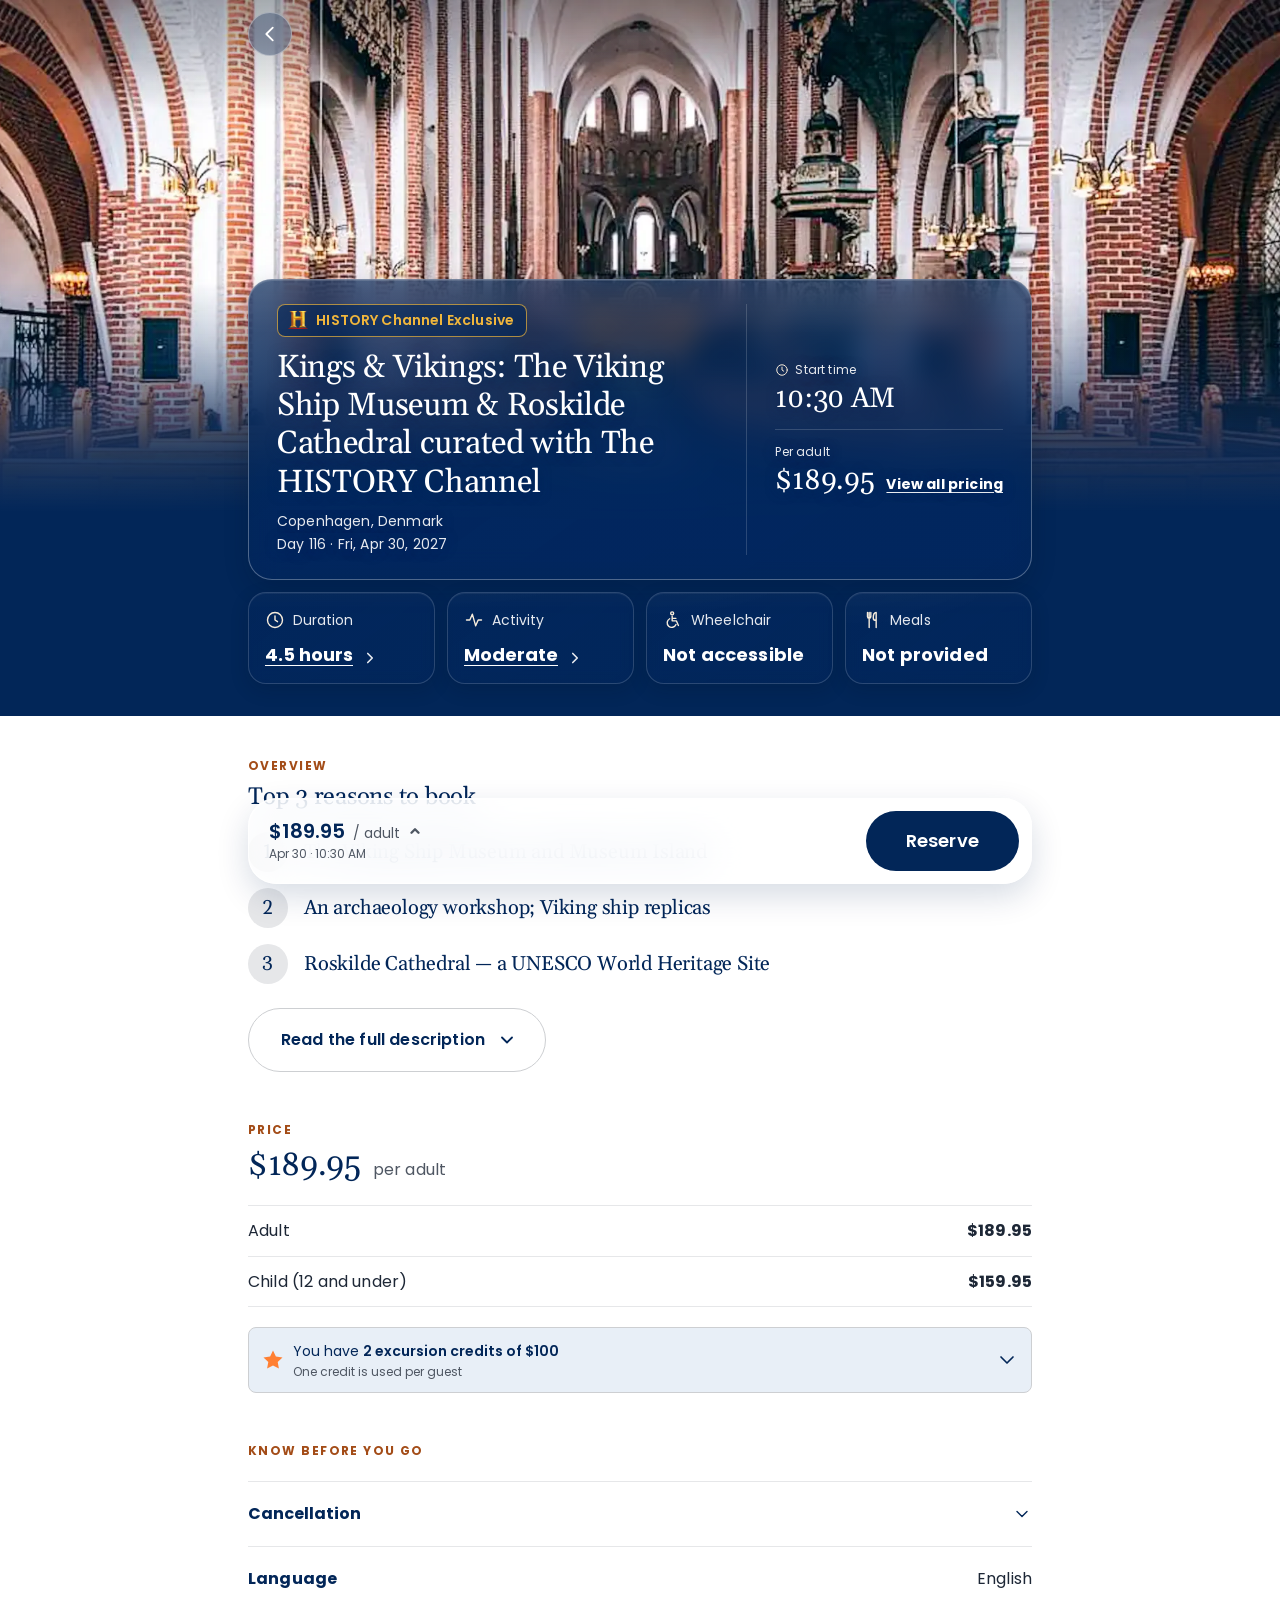
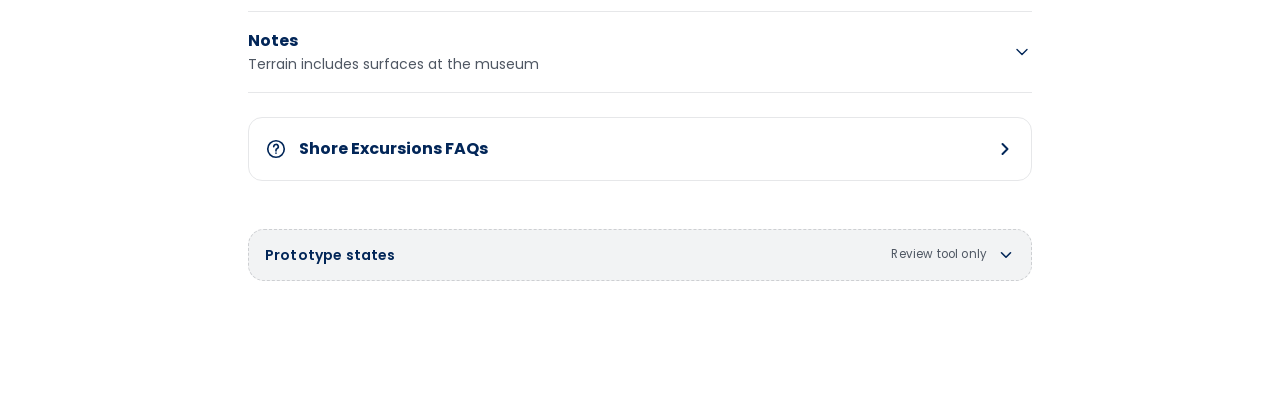
<file: kings-vikings-roskilde.html>
<!doctype html>
<html lang="en">
<head>
<meta charset="utf-8">
<meta name="viewport" content="width=device-width, initial-scale=1, viewport-fit=cover">
<meta name="theme-color" content="#022658">
<title>Kings &amp; Vikings: The Viking Ship Museum &amp; Roskilde Cathedral curated with The HISTORY Channel · Shore Excursion</title>
<link rel="preconnect" href="https://fonts.googleapis.com">
<link rel="preconnect" href="https://fonts.gstatic.com" crossorigin>
<link href="https://fonts.googleapis.com/css2?family=Gelasio:wght@400;500&family=Poppins:wght@400;500;600;700&display=swap" rel="stylesheet">
<style>
:root{
  /* ── App / HAL DS · Color (Figma: HuyND6BNFfXmrBOKBPqoBM) ── */
  --ds-hal-blue:#022658;
  --ds-hal-blue-hover:#1c4379;
  --ds-hal-blue-pressed:#021e46;
  --ds-dutch-orange:#ff7f32;
  --ds-dutch-cream:#f8eddc;
  --ds-dusk-fog:#a3b3bb;
  --ds-white:#ffffff;
  --ds-n100:#030f1f;
  --ds-n90:#1d2736;
  --ds-n70:#4f5763;
  --ds-n40:#9a9fa5;
  --ds-n30:#b4b7bc;
  --ds-n20:#cdcfd2;
  --ds-n15:#d9dbde;
  --ds-n10:#e6e7e9;
  --ds-n5:#f2f3f4;
  --ds-focus-blue:#1979ff;
  --ds-white-hover:#edf0f1;
  --ds-white-pressed:#e3e8eb;
  /* Effect style "Small" */
  --ds-shadow-small:0 2px 4px rgba(51,51,51,.10), 0 0 1px rgba(51,51,51,.10);
  /* HAL Blue / Neutral 100 / Dusk Fog as RGB triplets, for the alpha tints below */
  --ds-hal-blue-rgb:2,38,88;
  --ds-n100-rgb:3,15,31;
  --ds-dusk-fog-rgb:163,179,187;

  /* Page roles → HAL DS */
  --navy:var(--ds-hal-blue);
  --hal-blue:var(--ds-hal-blue);
  --orange-dot:var(--ds-dutch-orange);
  --cream:var(--ds-dutch-cream);
  --banner:var(--ds-dutch-cream);
  --n70:var(--ds-n70);
  --n90:var(--ds-n90);
  --border:var(--ds-n10);
  --blue-02:var(--ds-n5);
  --blue-05:var(--ds-n10);
  --white:var(--ds-white);
  /* Not in HAL DS (kept local, same as Figma "Color · Details page"):
     accessible orange text — Mes Orange / Dutch Orange fail 4.5:1 on white */
  --orange-text:#a34c17;
  /* Small text on glass: 90% white is the minimum that passes 4.5:1 over a pure-white photo */
  --on-glass:rgba(255,255,255,.9);
  --kf-fill:rgba(var(--ds-dusk-fog-rgb),.09);
  --kf-edge:rgba(255,255,255,.08);
  --glass-divider:rgba(255,255,255,.16);
  /* Shared height for the page's secondary controls: FAQ row, credits toggle, Read the full description */
  --row-h:64px;
  /* Not in HAL DS: credits card fill from the 2026 redesign file */
  --credit-fill:#e8eff7;

  /* ── App / HAL DS · Type. Gelasio / Poppins stay as fallbacks where HAL fonts aren't installed ── */
  --serif:"HAL Headline", "Gelasio", Georgia, "Times New Roman", serif;
  --sans:"HAL Body", "Poppins", system-ui, -apple-system, "Segoe UI", sans-serif;
  --lh-body:1.6;      /* Body/B1–B4 */
  --lh-head:1.2;      /* Heading/H1–H4 */
  --ls-body:.01em;    /* Body + Interactive: +1% */
  --ls-head:-.01em;   /* Heading (Headline): −1% */

  /* Spacing follows the HAL DS rule: multiples of 4, side padding 20 mobile / 40 tablet + desktop */
  --pad:20px;
  --col:784px;
  --card-pad-y:20px;
  --card-pad-x:20px;
  --card-title:28px;  /* Heading/H1-regular-M */
  --radius-g:24px;
  --fact-value:18px;  /* Body/B1-bold */
  /* Hero template: square photo area from the top; card overlaps its lower part */
  --photo-h:100vw;
  --photo-top:0px;
  --stack-top:62vw;
  --header-h:60px;
  --ease:cubic-bezier(.2,.8,.2,1);
}
@media (max-width:389px){ :root{ --fact-value:14px } }   /* Body/B3-bold */
@media (min-width:768px){
  :root{
    --pad:40px;
    --card-title:32px;  /* Heading/H2-regular — fits one line, card stays compact */
    --card-pad-y:24px;
    --card-pad-x:28px;
    --photo-h:clamp(480px, 50vw, 700px);
    --stack-top:clamp(264px, calc(36.5vw + 44px), 344px);   /* +44: the space the compact card + tiles give back */
  }
}

*,*::before,*::after{ box-sizing:border-box }
html{ -webkit-text-size-adjust:100%; scroll-behavior:smooth }
@media (prefers-reduced-motion:reduce){ html{ scroll-behavior:auto } }
body{
  margin:0; background:var(--white); color:var(--n90);
  font-family:var(--sans); font-size:16px; line-height:var(--lh-body); letter-spacing:var(--ls-body);
  -webkit-font-smoothing:antialiased; overflow-x:hidden;
}
body.locked{ overflow:hidden }
img{ display:block; max-width:100% }
button{ font:inherit; color:inherit; background:none; border:0; padding:0; cursor:pointer; -webkit-tap-highlight-color:transparent }
a{ color:inherit }
:focus-visible{ outline:2px solid var(--ds-focus-blue); outline-offset:3px; border-radius:6px }
.sr-only{ position:absolute; width:1px; height:1px; overflow:hidden; clip:rect(0 0 0 0); white-space:nowrap }
.wrap{ width:100%; max-width:calc(var(--col) + var(--pad) * 2); margin-inline:auto; padding-inline:var(--pad) }
svg.i{ width:20px; height:20px; flex:none; fill:none; stroke:currentColor; stroke-width:1.4; stroke-linecap:round; stroke-linejoin:round }

/* ───────────── Hero ───────────── */
.hero{
  position:relative; overflow:hidden; background:var(--navy);
  padding-bottom:32px; isolation:isolate;
}
.hero-bg{ position:absolute; inset:0; z-index:-1; pointer-events:none }
.wash{
  position:absolute; left:50%; top:-60%; width:260%; height:220%;
  transform:translate3d(-50%, var(--wash-y,0px), 0);
  filter:blur(36px) saturate(1.1); opacity:.9; will-change:transform;
}
.wash img{ width:100%; height:100%; object-fit:cover }
.photo{
  position:absolute; left:0; right:0; top:var(--photo-top); height:var(--photo-h);
  transform:translate3d(0, var(--photo-y,0px), 0) scale(var(--photo-s,1));
  transform-origin:50% 30%; will-change:transform;
  -webkit-mask-image:linear-gradient(180deg,#000 0%,#000 73.7%,rgba(0,0,0,.6) 86.8%,transparent 100%);
          mask-image:linear-gradient(180deg,#000 0%,#000 73.7%,rgba(0,0,0,.6) 86.8%,transparent 100%);
}
/* Focal point defaults to centre; each page's photo sets its own at the end of this stylesheet */
.photo img{ width:100%; height:100%; object-fit:cover; object-position:50% 50% }
.photo-dim{ position:absolute; inset:0; background:var(--navy); opacity:var(--dim,0) }
.top-shade{ position:absolute; inset:0 0 auto; height:110px; background:linear-gradient(180deg,rgba(var(--ds-n100-rgb),.35),rgba(var(--ds-n100-rgb),0)) }
.ramp{
  position:absolute; left:0; right:0; top:calc(var(--photo-top) + var(--photo-h) * .55); height:calc(var(--photo-h) * .45);
  background:linear-gradient(180deg,rgba(var(--ds-hal-blue-rgb),0) 0%,rgba(var(--ds-hal-blue-rgb),.2) 25%,rgba(var(--ds-hal-blue-rgb),.5) 50%,rgba(var(--ds-hal-blue-rgb),.82) 75%,var(--navy) 100%);
  /* Travels with the photo so the navy fade doesn't swallow it on scroll */
  transform:translate3d(0, var(--photo-y,0px), 0); will-change:transform;
}
.ramp::after{ content:""; position:absolute; left:0; right:0; top:100%; height:200vh; background:var(--navy) }

.topbar{ position:absolute; top:0; left:0; right:0; z-index:3; padding-top:max(12px, env(safe-area-inset-top)) }
.topbar .wrap{ padding-inline:calc(var(--pad) - 4px) }
@media (min-width:768px){ .topbar .wrap{ padding-inline:var(--pad) } }
.round-btn{
  width:44px; height:44px; border-radius:22px; display:grid; place-items:center; color:#fff;
  background:rgba(var(--ds-hal-blue-rgb),.32); border:1px solid rgba(255,255,255,.35);
  -webkit-backdrop-filter:blur(14px); backdrop-filter:blur(14px);
  transition:background .2s;
}
.round-btn:hover{ background:rgba(var(--ds-hal-blue-rgb),.45) }
.round-btn svg{ width:22px; height:22px; stroke-width:1.8 }

.hero-stack{ position:relative; padding-top:calc(56px + var(--stack-top)); display:flex; flex-direction:column; gap:12px }

/* Glass hero card */
/* Card and fact tiles move together; only the photo layers parallax behind them */
.card-wrap{ position:relative }
.status-pill{
  position:absolute; left:0; bottom:calc(100% + 12px);
  display:none; align-items:center; gap:8px; padding:4px 16px 4px 12px; border-radius:999px;
  font-size:14px; line-height:var(--lh-body); color:#fff; font-weight:600;   /* Body/B3-semibold */
  /* .72 keeps white 14px text at 4.5:1+ even over a pure-white photo (.55 measured 3.6:1) */
  background:rgba(var(--ds-hal-blue-rgb),.72); border:.75px solid rgba(255,255,255,.28);
  -webkit-backdrop-filter:blur(14px) saturate(140%); backdrop-filter:blur(14px) saturate(140%);
}
.status-pill.show{ display:inline-flex }
.status-pill b{ font-weight:700 }
.status-pill .dot{ width:8px; height:8px; border-radius:50%; background:var(--orange-dot) }
.status-pill.muted .dot{ background:rgba(255,255,255,.6) }

.glass{
  position:relative; border-radius:var(--radius-g); overflow:hidden;
  border:.75px solid rgba(255,255,255,.3);
  /* HAL Blue is lighter than the old navy, so every stop is +.04: lightest stop .70 keeps
     90% white text at 4.5:1 over pure white, sheen included */
  background:linear-gradient(143.6deg,rgba(var(--ds-hal-blue-rgb),.74) 0%,rgba(var(--ds-hal-blue-rgb),.70) 50%,rgba(var(--ds-hal-blue-rgb),.72) 100%);
  -webkit-backdrop-filter:blur(var(--glass-blur,14px)) saturate(140%);
          backdrop-filter:blur(var(--glass-blur,14px)) saturate(140%);
  box-shadow:0 8px 24px rgba(var(--ds-n100-rgb),.2), inset 0 1px 0 rgba(255,255,255,.12);
}
/* moving specular sheen — follows scroll so the glass reads as a physical pane */
.glass::before{
  content:""; position:absolute; inset:-40%; pointer-events:none;
  background:radial-gradient(60% 40% at var(--sheen-x,30%) var(--sheen-y,0%), rgba(255,255,255,.05), transparent 70%);
  mix-blend-mode:screen; transition:opacity .3s;
}
.glass::after{
  content:""; position:absolute; inset:0; pointer-events:none; border-radius:inherit;
  /* Top highlight stays behind the title (large text) and clears the small meta line */
  background:linear-gradient(180deg,rgba(255,255,255,.07),transparent 18%);
}
.hero-card{ padding:var(--card-pad-y) var(--card-pad-x); display:flex; flex-direction:column; gap:16px; color:#fff }
.hero-card > *{ position:relative; z-index:1 }
.on-photo{ text-shadow:0 1px 12px rgba(var(--ds-hal-blue-rgb),.6) }
/* Heading/H1-regular-M (28) → Heading/H1-regular (40) from 768 */
.hero-title{ margin:0; font:400 var(--card-title)/var(--lh-head) var(--serif); letter-spacing:var(--ls-head) }
.hero-meta{ margin:8px 0 0; font-size:14px; color:var(--on-glass) }   /* Body/B3-regular */

/* Location on one line, day and date on the next */
.hero-meta span{ display:block }
.hero-meta .meta-port{ white-space:nowrap; overflow:hidden; text-overflow:ellipsis }

/* Key row: start time and price share one band at one size, a step below the title
   (phone: title 28 / values 24 · from 768: title 32 / values 28) */
.key-row{ display:grid; grid-template-columns:minmax(0,1fr) minmax(0,1fr); row-gap:12px; border-top:1px solid var(--glass-divider); padding-top:16px }
.key{ min-width:0; padding-right:16px }
.key + .key{ padding:0 0 0 20px; border-left:1px solid var(--glass-divider) }
.key-label{ display:flex; align-items:center; gap:6px; margin:0 0 4px; font-size:12px; line-height:var(--lh-body); color:var(--on-glass) }   /* Body/B4-regular */
.key-label svg{ width:14px; height:14px; color:var(--cream) }
.key-value{ display:flex; align-items:center; gap:4px; font:400 24px/var(--lh-head) var(--serif); letter-spacing:var(--ls-head); white-space:nowrap; color:#fff }   /* Heading/H2-regular-M */
button.key-value{ text-decoration:underline; text-underline-offset:5px; text-decoration-thickness:1px }
button.key-value svg{ width:18px; height:18px; color:var(--on-glass); stroke-width:1.65 }
/* Price cell: "View all pricing" sits to the right of the price and wraps under it when the cell is narrow */
.key-price{ display:flex; flex-wrap:wrap; align-items:baseline; column-gap:12px; row-gap:2px }
/* Local/Link/B3-bold · Underline */
.card-link{ font-weight:700; font-size:14px; line-height:var(--lh-body); text-decoration:underline; text-underline-offset:3px; color:#fff; white-space:nowrap }
@media (max-width:359px){ .key-value{ font-size:20px } .key + .key{ padding-left:16px } }   /* Heading/H3-regular-M */
@media (min-width:768px){
  .fact{ padding:12px 16px; gap:8px }
  /* Title block left, start time and price stacked on the right: one band instead of two,
     so the card is shorter and more of the photo shows */
  .hero-card{ display:grid; grid-template-columns:minmax(0,1fr) auto; align-items:center; gap:0 }
  .hero-card > .on-photo:first-child{ padding-right:28px }
  .key-row{ display:flex; flex-direction:column; justify-content:center; gap:12px; align-self:stretch;
            border-top:0; padding:0 0 0 28px; border-left:1px solid var(--glass-divider); min-width:200px }
  .key{ padding:0 }
  .key + .key{ padding:12px 0 0; border-left:0; border-top:1px solid var(--glass-divider) }
  .key-value{ font-size:28px }   /* Heading/H1-regular-M */
}

/* Key facts */
.facts{ display:grid; grid-template-columns:1fr 1fr; gap:12px }
/* Works for any tile count: on phones a lone last tile spans the row; from 768 every tile shares one row equally */
.facts > .fact:last-child:nth-child(odd){ grid-column:1 / -1 }
@media (min-width:768px){
  .facts{ grid-template-columns:none; grid-auto-flow:column; grid-auto-columns:minmax(0,1fr) }
  .facts > .fact:last-child:nth-child(odd){ grid-column:auto }
}
@media (min-width:1024px){
  /* Less photo above the card so the key facts sit above the fold */
  :root{ --photo-h:max(440px, 40vw); --stack-top:clamp(204px, calc(14vw + 44px), 344px) }
}
@media (min-width:768px) and (max-width:1023px){
  :root{ --fact-value:16px }   /* Body/B2-bold */
  .fact{ padding:12px }
  .fact-value{ gap:4px }
}
/* Fact tiles use the same glass as the hero card */
.fact{
  position:relative; text-align:left; color:#fff; padding:16px;
  display:flex; flex-direction:column; gap:12px; min-width:0;
  transition:border-color .2s, transform .2s var(--ease), box-shadow .2s;
}
.fact.glass{
  border-radius:18px;
  /* A touch denser than the hero card; HAL Blue stops +.04 so the lightest (.71) still passes 4.5:1 over pure white */
  background:linear-gradient(143.6deg,rgba(var(--ds-hal-blue-rgb),.73) 0%,rgba(var(--ds-hal-blue-rgb),.71) 50%,rgba(var(--ds-hal-blue-rgb),.72) 100%);
  border-color:rgba(255,255,255,.16);
  -webkit-backdrop-filter:blur(calc(var(--glass-blur,14px) * .5)) saturate(120%);
          backdrop-filter:blur(calc(var(--glass-blur,14px) * .5)) saturate(120%);
  box-shadow:0 6px 18px rgba(var(--ds-n100-rgb),.18), inset 0 1px 0 rgba(255,255,255,.06);
}
.fact.glass::before{ opacity:.4 }
.fact.glass::after{ opacity:.2 }
.fact > *{ position:relative; z-index:1 }
button.fact:hover{ border-color:rgba(255,255,255,.32); box-shadow:0 10px 26px rgba(var(--ds-n100-rgb),.26), inset 0 1px 0 rgba(255,255,255,.1) }
button.fact:active{ transform:scale(.98) }
.fact-label{ display:flex; align-items:center; gap:8px; font-size:14px; color:var(--on-glass); min-width:0 }   /* Body/B3-regular */
.fact-label svg{ color:var(--cream) }
.fact-label span{ overflow:hidden; text-overflow:ellipsis; white-space:nowrap }
.fact-value{ display:flex; align-items:flex-end; flex:1; justify-content:space-between; gap:8px; min-width:0 }
.fact-value b{
  font-size:var(--fact-value); line-height:1.3; font-weight:700;
  overflow-wrap:break-word; min-width:0;
}
button.fact .fact-value b{ text-decoration:underline; text-underline-offset:4px; text-decoration-thickness:1px }
.fact-value svg{ width:18px; height:18px; color:var(--on-glass); stroke-width:1.65 }

/* ───────────── Compact header ───────────── */
.compact{
  position:fixed; inset:0 0 auto; z-index:40; background:var(--navy); color:#fff;
  padding-top:env(safe-area-inset-top);
  transform:translateY(-102%); transition:transform .32s var(--ease), box-shadow .3s;
  border-bottom:1px solid rgba(255,255,255,.08);
}
.compact.show{ transform:none; box-shadow:0 6px 20px rgba(var(--ds-hal-blue-rgb),.18) }
.compact .wrap{ display:flex; align-items:center; gap:8px; min-height:var(--header-h); padding-inline:calc(var(--pad) - 12px) }
.compact-back{ width:44px; height:44px; display:grid; place-items:center; color:#fff; flex:none; border-radius:22px }
.compact-back svg{ width:22px; height:22px; stroke-width:1.8 }
.compact-text{ flex:1; min-width:0; text-align:left; padding:8px 0 }
/* Local/Eyebrow (HAL Body Bold 12, 12% tracking, uppercase) — not in HAL DS */
.compact-eyebrow{ display:block; font-size:12px; font-weight:700; letter-spacing:.12em; text-transform:uppercase; color:var(--on-glass); line-height:var(--lh-body) }
.compact-eyebrow b{ color:var(--cream) }
.compact-title{ display:block; font:600 16px/var(--lh-body) var(--sans); white-space:nowrap; overflow:hidden; text-overflow:ellipsis }   /* Body/B2-semibold */
.compact.expanded .compact-title{ white-space:normal }

/* ───────────── Content ───────────── */
main{ padding-bottom:16px }
section.block{ position:relative; padding:40px 0 8px; scroll-margin-top:calc(var(--header-h) + 16px) }
/* Local/Eyebrow */
.eyebrow{ margin:0; font-size:12px; line-height:var(--lh-body); font-weight:700; letter-spacing:.12em; text-transform:uppercase; color:var(--orange-text) }
.section-title{ margin:8px 0 0; font:400 24px/var(--lh-head) var(--serif); letter-spacing:var(--ls-head); color:var(--hal-blue) }   /* Heading/H2-regular-M */
.section-body{ margin-top:20px }

.highlights{ list-style:none; margin:0; padding:0; display:flex; flex-direction:column; gap:16px }
.highlight{ display:flex; gap:16px; align-items:flex-start }
/* A reason with no supporting line centres on its number */
.highlight:not(:has(p)){ align-items:center }
.num{
  flex:none; width:40px; height:40px; border-radius:20px; background:var(--blue-05);
  display:grid; place-items:center; color:var(--hal-blue);
  font:400 20px/1 var(--serif); font-variant-numeric:lining-nums;   /* Heading/H3-regular-M */
}
.highlight h3{ margin:0; font:400 20px/var(--lh-head) var(--serif); letter-spacing:var(--ls-head); color:var(--hal-blue) }   /* Heading/H3-regular-M */
.highlight p{ margin:4px 0 0; font-size:14px; color:var(--n70) }   /* Body/B3-regular */

/* HAL DS Button · Type=secondary, Size=large, Icon=icon right (label Body/B1-semibold, as in Figma) */
.btn-outline{
  margin-top:24px; display:inline-flex; align-items:center; gap:16px; height:60px; padding:0 32px 0 40px;
  border:.5px solid var(--hal-blue); border-radius:999px; color:var(--hal-blue); background:var(--ds-white);
  box-shadow:var(--ds-shadow-small);
  font-weight:600; font-size:18px; line-height:1; letter-spacing:var(--ls-body);
  transition:background .2s;
}
.btn-outline:hover{ background:var(--ds-white-hover) }
.btn-outline:active{ background:var(--ds-white-pressed) }
.btn-outline:focus-visible, .btn-primary:focus-visible{ outline:2px solid var(--ds-focus-blue); outline-offset:3px; border-radius:999px }
.btn-outline svg{ width:20px; height:20px; stroke-width:1.8; transition:transform .3s var(--ease) }
/* The full-size label + DS padding needs 335px; narrow phones keep one line by easing the padding */
.btn-outline{ white-space:nowrap; max-width:100% }
@media (max-width:389px){ .btn-outline{ padding:0 24px; gap:12px } }
@media (max-width:359px){ .btn-outline{ font-size:16px; padding:0 20px 0 24px } }   /* Body/B2-semibold */
.btn-outline[aria-expanded="true"] svg{ transform:rotate(180deg) }

.collapse{ display:grid; grid-template-rows:0fr; transition:grid-template-rows .38s var(--ease) }
.collapse > div{ overflow:hidden; min-height:0 }
.collapse.open{ grid-template-rows:1fr }
@media (prefers-reduced-motion:reduce){ .collapse{ transition:none } }
.description{ max-width:640px; padding-top:20px }
.description p{ margin:0 0 12px }
.description b{ font-weight:600; color:var(--n90) }

.price-heading{ display:flex; align-items:baseline; gap:12px; margin-top:8px }
.price-heading .amt{ font:400 32px/var(--lh-head) var(--serif); color:var(--hal-blue); letter-spacing:var(--ls-head) }   /* Heading/H2-regular */
.price-heading .unit{ color:var(--n70) }
.rates{ margin-top:20px }
.rate{ display:flex; justify-content:space-between; align-items:baseline; padding:12px 0; border-top:1px solid var(--border) }
.rate:last-child{ border-bottom:1px solid var(--border) }
.rate b{ font-weight:700 }

.credit-head{ width:100%; display:flex; align-items:center; gap:12px; min-height:56px; padding:16px; text-align:left; color:var(--hal-blue) }
.credit-head .star{ width:22px; height:22px; stroke-width:1.5 }
.credit-head .txt{ flex:1; min-width:0 }
.credit-head strong{ display:block; font-size:16px; line-height:var(--lh-body) }   /* Body/B2-bold */
.credit-head small{ display:block; font-size:14px; color:var(--n70) }   /* Body/B3-regular */
.chev{ width:20px; height:20px; stroke-width:1.8; color:var(--hal-blue); transition:transform .3s var(--ease) }
[aria-expanded="true"] > .chev{ transform:rotate(180deg) }

.accordion{ margin-top:20px; border-bottom:1px solid var(--border) }
.acc{ position:relative; border-top:1px solid var(--border) }
.acc-head{ width:100%; display:flex; align-items:center; gap:12px; min-height:64px; padding:16px 0; text-align:left }
.acc-head .titles{ flex:1; min-width:0 }
.acc-head strong{ display:block; font-size:16px; color:var(--hal-blue); line-height:var(--lh-body) }   /* Body/B2-bold */
.acc-head small{ display:block; font-size:14px; color:var(--n70); overflow:hidden; text-overflow:ellipsis; white-space:nowrap }   /* Body/B3-regular */
.acc-body{ max-width:640px; padding-bottom:20px; font-size:14px }
.acc-body p{ margin:0 0 12px }
/* Local/Link/B3-bold · Underline */
.text-link{ display:inline-flex; align-items:center; min-height:44px; font-weight:700; font-size:14px; color:var(--hal-blue); text-decoration:underline; text-underline-offset:3px }

/* ───────────── Floating action bar ───────────── */
.bar-zone{
  position:fixed; z-index:30; left:12px; right:12px; bottom:calc(12px + env(safe-area-inset-bottom));
}
@media (min-width:768px){
  .bar-zone{ left:50%; right:auto; width:min(var(--col), calc(100% - var(--pad) * 2)); transform:translateX(-50%); bottom:calc(16px + env(safe-area-inset-bottom)) }
}
.credit-banner{
  position:absolute; left:0; right:0; bottom:calc(100% - 28px); padding:16px 48px 40px 20px;
  background:var(--banner); border-radius:24px 24px 0 0; color:var(--n90);
  box-shadow:0 -2px 18px rgba(var(--ds-hal-blue-rgb),.12);
  transition:transform .35s var(--ease), opacity .3s;
}
.credit-banner.hidden{ transform:translateY(24px); opacity:0; pointer-events:none }
.credit-banner strong{ display:block; font-size:14px; line-height:var(--lh-body) }   /* Body/B3-bold */
.credit-banner span{ font-size:12px; color:var(--n70) }   /* Body/B4-regular */
.credit-banner button{ position:absolute; top:8px; right:8px; width:36px; height:36px; display:grid; place-items:center; color:var(--n70); border-radius:18px }
.credit-banner button svg{ width:18px; height:18px }

.bar{
  position:relative; display:flex; align-items:center; gap:16px; padding:12px 12px 12px 20px; border-radius:28px;
  background:rgba(255,255,255,.72); border:1px solid rgba(255,255,255,.8);
  -webkit-backdrop-filter:blur(22px) saturate(180%); backdrop-filter:blur(22px) saturate(180%);
  box-shadow:0 12px 32px rgba(var(--ds-hal-blue-rgb),.16), inset 0 1px 0 rgba(255,255,255,.85);
}
.bar-price{ flex:1; min-width:0; text-align:left; display:flex; flex-direction:column; gap:0; border-radius:14px; padding:2px 4px 2px 0 }
/* Wraps under the full-size HAL DS button on narrow phones, as the Figma action bar does */
.bar-line1{ display:flex; flex-wrap:wrap; align-items:baseline; column-gap:8px; white-space:nowrap; color:var(--hal-blue) }
.bar-line1 b{ font-size:20px; line-height:var(--lh-head); font-weight:600 }   /* Heading/H4-semibold-M */
.bar-line1 .u{ font-size:14px; color:var(--n70) }   /* Body/B3-regular */
.bar-line1 svg{ width:14px; height:14px; stroke-width:2.4; color:var(--n70); align-self:center; transition:transform .3s var(--ease) }
.bar-price[aria-expanded="true"] .bar-line1 svg{ transform:rotate(180deg) }
.bar-line2{ font-size:12px; line-height:var(--lh-body); color:var(--n70); white-space:nowrap; overflow:hidden; text-overflow:ellipsis }   /* Body/B4-regular */
/* HAL DS Button · Type=primary, Size=large (label Body/B1-semibold, as in Figma).
   Hover HAL Blue Hover, pressed HAL Blue Pressed, disabled Neutral 10 / Neutral 30 */
.btn-primary{
  flex:none; height:60px; padding:0 40px; border-radius:999px;
  background:var(--hal-blue); color:#fff; font-weight:600; font-size:18px; line-height:1; letter-spacing:var(--ls-body);
  white-space:nowrap; transition:background .2s, transform .15s;
}
.btn-primary:hover{ background:var(--ds-hal-blue-hover) }
.btn-primary:active{ transform:scale(.97); background:var(--ds-hal-blue-pressed) }
.btn-primary:disabled{ background:var(--ds-n10); color:var(--ds-n30); cursor:not-allowed; transform:none }
/* Narrow phones: tighten the price side; the HAL DS button keeps its size */
@media (max-width:389px){
  .bar{ gap:8px; padding-left:16px }
  .bar-line1{ column-gap:4px }
  .bar-line1 b{ font-size:18px }
}

/* ───────────── Drawers / modals ───────────── */
.layer{ position:fixed; inset:0; z-index:60; display:flex; align-items:flex-end; justify-content:center; visibility:hidden }
.layer.open{ visibility:visible }
.scrim{ position:absolute; inset:0; background:rgba(var(--ds-hal-blue-rgb),.5); opacity:0; transition:opacity .3s }
.layer.open .scrim{ opacity:1 }
.sheet{
  position:relative; width:100%; max-height:min(88vh, 88dvh); display:flex; flex-direction:column;
  background:#fff; border-radius:24px 24px 0 0; box-shadow:0 -8px 40px rgba(var(--ds-n100-rgb),.2);
  transform:translateY(100%); transition:transform .38s var(--ease);
  padding-bottom:env(safe-area-inset-bottom);
}
.layer.open .sheet{ transform:translateY(var(--drag,0px)) }
.sheet.dragging{ transition:none }
.grabber{ position:absolute; top:8px; left:50%; width:36px; height:4px; margin-left:-18px; border-radius:2px; background:var(--ds-n15) }
.sheet-head{ position:relative; display:flex; align-items:center; justify-content:center; min-height:60px; padding:12px 56px 4px; touch-action:none; flex:none }
.sheet-head .close{ position:absolute; left:12px; top:12px; width:44px; height:44px; display:grid; place-items:center; color:var(--hal-blue); border-radius:22px }
.sheet-head .close:hover{ background:var(--blue-02) }
.sheet-head .close svg{ width:22px; height:22px; stroke-width:1.8 }
.sheet-label{ font-weight:700; font-size:16px; color:var(--hal-blue) }   /* Body/B2-bold */
.sheet-body{ position:relative; overflow:auto; padding:8px var(--pad) 28px; overscroll-behavior:contain }
.sheet h2{ margin:0 0 16px; font:400 24px/var(--lh-head) var(--serif); color:var(--hal-blue); letter-spacing:var(--ls-head) }   /* Heading/H2-regular-M */
@media (min-width:768px){
  .layer{ align-items:center; padding:24px }
  .sheet{
    width:560px; max-height:min(84vh, 760px); border-radius:24px;
    transform:translateY(16px) scale(.97); opacity:0; transition:transform .3s var(--ease), opacity .25s;
  }
  .layer.open .sheet{ transform:none; opacity:1 }
  .grabber{ display:none }
  .sheet-body{ padding:8px 28px 28px }
}
@media (prefers-reduced-motion:reduce){ .sheet,.scrim{ transition:none } }

.d-lead{ margin:-8px 0 16px; color:var(--n70) }
.d-rows{ border-top:1px solid var(--border) }
.d-row{ padding:12px 0; border-bottom:1px solid var(--border) }
.d-row .top{ display:flex; justify-content:space-between; gap:12px; align-items:baseline }
.d-row .top b{ font-size:16px; color:var(--n90) }   /* Body/B2-bold */
.d-row .top span{ font-size:14px; color:var(--n70); text-align:right }   /* Body/B3-regular */
.d-row p{ margin:2px 0 0; font-size:14px; color:var(--n70) }
.d-note{ margin:16px 0 0; font-size:14px; color:var(--n70) }   /* Body/B3-regular */
.d-note a{ font-weight:700; color:var(--hal-blue); text-underline-offset:3px }
.bullets{ margin:0 0 20px; padding-left:24px; font-size:16px }   /* Body/B2-regular */
.bullets li{ margin-bottom:4px }
.bullets li::marker{ color:var(--n70) }
.levels{ display:flex; flex-direction:column; gap:12px }
.level{ border:1px solid var(--border); border-radius:12px; padding:12px 16px }
.level b{ color:var(--hal-blue) }
.level small{ font-size:12px; color:var(--n70); font-weight:500 }   /* Body/B4-medium */
.level p{ margin:2px 0 0; font-size:14px; color:var(--n70) }
.level.current{ border:2px solid var(--hal-blue); background:var(--blue-02); padding:11px 15px }
.d-sub{ margin:24px 0 8px; font-size:12px; line-height:var(--lh-body); font-weight:700; letter-spacing:.12em; text-transform:uppercase; color:var(--orange-text) }   /* Local/Eyebrow */
.sheet-cta{ margin-top:24px; width:100% }

/* ───────────── Toast & state switcher ───────────── */
.toast{
  position:fixed; left:50%; bottom:110px; z-index:80; transform:translate(-50%,16px); opacity:0;
  background:var(--n90); color:#fff; font-size:14px; padding:12px 16px; border-radius:12px; max-width:calc(100% - 32px);
  transition:opacity .25s, transform .25s var(--ease); pointer-events:none;
}
.toast.show{ opacity:1; transform:translate(-50%,0) }

/* Prototype states — sits at the very bottom of the page */
.proto-foot{ padding-top:24px; padding-bottom:calc(132px + env(safe-area-inset-bottom)) }
.proto{ border:1px dashed var(--ds-n20); border-radius:16px; background:var(--blue-02); font-size:13px }
.proto summary{
  list-style:none; cursor:pointer; display:flex; align-items:center; gap:10px; padding:14px 16px;
  font-weight:600; color:var(--hal-blue); font-size:14px; border-radius:16px;
}
.proto summary::-webkit-details-marker{ display:none }
.proto summary small{ font-weight:400; color:var(--n70); margin-left:auto }
.proto summary svg{ width:18px; height:18px; stroke-width:1.8; transition:transform .3s var(--ease) }
.proto[open] summary svg{ transform:rotate(180deg) }
.proto-panel{ display:grid; grid-template-columns:repeat(auto-fit, minmax(200px, 1fr)); gap:4px 20px; padding:2px 16px 16px }
.proto-panel fieldset{ border:0; margin:0 0 8px; padding:0 }
.proto-panel legend{ font-size:12px; font-weight:700; letter-spacing:.1em; text-transform:uppercase; color:var(--orange-text); margin-bottom:6px }
.proto-panel label{ display:flex; gap:8px; align-items:center; padding:3px 0; cursor:pointer }
.proto-panel input{ accent-color:var(--hal-blue); margin:0 }
.proto-panel p{ margin:2px 0 0; font-size:12px; color:var(--n70) }
.proto-reset{
  grid-column:1/-1; justify-self:start; height:40px; padding:0 18px; border-radius:999px;
  border:1.5px solid var(--hal-blue); color:var(--hal-blue); font-weight:700; font-size:14px; background:#fff;
}
.proto-reset:hover{ background:var(--blue-05) }

/* ───────────── Live HAL examples: additions ───────────── */
/* Experience-type badge (HISTORY Channel / Accessible Travel Solutions). It labels the excursion, not a system
   state, so it sits inside the card as a squared label; the round status pill above the card is reserved for availability */
.xp-badges{ display:flex; flex-wrap:wrap; gap:8px; margin:0 0 12px }
.xp-badge{
  display:inline-flex; align-items:center; gap:8px; padding:4px 12px 4px 10px;
  border-radius:8px; border:1px solid rgba(248,237,220,.55); background:rgba(var(--ds-hal-blue-rgb),.6);
  font-size:14px; font-weight:600; line-height:var(--lh-body); color:var(--cream); text-shadow:none;   /* Body/B3-semibold */
}
.xp-badge svg{ width:16px; height:16px; stroke-width:1.6 }
.xp-badges[hidden], .xp-badge[hidden]{ display:none }
.xp-mark{ width:auto; height:18px; flex:none }
/* HISTORY Channel: gold from the H mark (mid-tone of its gradient), not the cream used by the other badges */
.xp-badge.xp-history{ color:#f0b63c; border-color:rgba(240,182,60,.7) }

/* Non-interactive fact tile (Meals, and Wheelchair when there's no accessibility detail) */
div.fact .fact-value{ justify-content:flex-start }

/* Wheelchair-version notice: before Top 3, only on the accessible variant */
.notice{
  margin-top:32px; display:flex; gap:12px; padding:16px; border-radius:14px;
  background:var(--blue-02); border:1px solid var(--blue-05); font-size:14px; color:var(--n90);
}
.notice svg{ width:22px; height:22px; color:var(--hal-blue); stroke-width:1.5; margin-top:1px }
.notice p{ margin:0 }
.notice b{ color:var(--hal-blue) }

/* Excursion credits card — matches Figma "Dining credit" (HAL Mobile App Redesign 2026, 14953:27539):
   light blue fill, Neutral 20 border, radius 8, filled Dutch Orange star, Body/B3 HAL Blue with the amount in semibold.
   Opens to "Using your excursion credit" — that copy is FPO until product confirms it. */
.credit-card{ margin-top:20px; background:var(--credit-fill); border:1px solid var(--ds-n20); border-radius:8px; color:var(--hal-blue) }
.credit-card .credit-head{ width:100%; min-height:var(--row-h); display:flex; align-items:center; gap:8px; padding:8px 12px; text-align:left; color:var(--hal-blue); border-radius:8px }
.credit-card .star{ width:24px; height:24px; fill:var(--ds-dutch-orange); stroke:none; flex:none }
.credit-card .credit-text{ flex:1; min-width:0; font-size:14px; line-height:var(--lh-body) }   /* Body/B3-regular */
.credit-card b{ font-weight:600 }   /* Body/B3-semibold */
.credit-card .chev{ width:24px; height:24px }
.credit-rules{ margin:0 0 12px; padding:8px 12px 0; border-top:1px solid var(--ds-n20); font-size:12px; line-height:var(--lh-body) }
.credit-rules .credit-rules-title{ margin:0; font-weight:600; color:var(--hal-blue) }   /* Body/B4-semibold */
.credit-rules ul{ margin:4px 0 0; padding-left:18px; color:var(--n90) }   /* Body/B4-regular */
.sheet .credit-card{ margin-top:0 }

/* Know before you go: a row with a value and nothing to expand */
.acc-head.static{ cursor:default }
.acc-value{ font-size:16px; color:var(--n90) }   /* Body/B2-regular */
.acc-body a{ color:var(--hal-blue); font-weight:600; overflow-wrap:anywhere; text-underline-offset:3px }

/* Shore Excursions FAQs: set apart from the accordion and points right, because it opens a drawer instead of expanding */
.faq-row{
  width:100%; margin-top:24px; display:flex; align-items:center; gap:12px; min-height:var(--row-h); padding:16px;
  border:1px solid var(--border); border-radius:14px; background:var(--white); text-align:left; color:var(--hal-blue);
  transition:background .2s, border-color .2s;
}
.faq-row:hover{ background:var(--blue-02); border-color:var(--ds-n15) }
.faq-row .txt{ flex:1; min-width:0; font-weight:700; font-size:16px; line-height:var(--lh-body) }   /* Body/B2-bold */
.faq-row svg{ width:22px; height:22px; stroke-width:1.5 }
.faq-row svg.go{ width:20px; height:20px; stroke-width:1.8 }

/* FAQ drawer: full height on phones so opening an answer never resizes the sheet */
@media (max-width:767px){
  .sheet.full{ height:calc(100dvh - max(24px, env(safe-area-inset-top))); max-height:none }
}
@media (min-width:768px){ .sheet.full{ height:min(84vh, 760px) } }
.sheet .accordion{ margin-top:0 }
.sheet .acc-head strong{ font-size:16px }
.sheet .bullets{ font-size:14px; margin:0 0 12px; padding-left:20px }
.sheet .acc-body a{ color:var(--hal-blue); font-weight:600 }

/* Drawer rows that lead with an icon (Duration: clock · anchor · ship) */
.d-row .top b.ico{ display:flex; align-items:center; gap:10px }
.d-row .top b.ico svg{ width:18px; height:18px; color:var(--hal-blue); stroke-width:1.5 }

/* ───────────── Multiple start times on the day ───────────── */
.time-chips{ display:grid; grid-template-columns:repeat(3, minmax(0,1fr)); gap:12px; margin-top:20px }
.chip{
  text-align:left; border:1px solid var(--border); border-radius:14px; padding:12px 16px; min-width:0;
  background:#fff; transition:border-color .2s, background .2s;
}
.chip:hover{ border-color:var(--ds-n30) }
.chip .t{ display:block; font-weight:700; font-size:16px; color:var(--hal-blue); line-height:var(--lh-body); white-space:nowrap }   /* Body/B2-bold */
.chip .s{ display:block; font-size:12px; color:var(--n70); line-height:var(--lh-body); white-space:nowrap; overflow:hidden; text-overflow:ellipsis }   /* Body/B4-regular */
.chip .s.warn{ color:var(--orange-text); font-weight:600 }
.chip.soldout .t{ color:var(--n70) }
.chip[aria-checked="true"]{ border:2px solid var(--hal-blue); background:var(--blue-02); padding:11px 15px }
@media (max-width:359px){ .chip{ padding:12px } .chip[aria-checked="true"]{ padding:11px } .chip .t{ font-size:14px } }
.bar-line2 .pick{ color:var(--hal-blue); font-weight:700; text-decoration:underline; text-underline-offset:3px }
.time-opt{ width:100%; text-align:left; display:flex; align-items:center; gap:12px }
.time-opt .txt{ flex:1; min-width:0 }
.time-opt .radio{ width:20px; height:20px; border-radius:50%; border:1.5px solid var(--ds-n40); flex:none; display:grid; place-items:center }
.time-opt.current .radio{ border-color:var(--hal-blue) }
.time-opt.current .radio::after{ content:""; width:10px; height:10px; border-radius:50%; background:var(--hal-blue) }
.time-opt small.warn{ color:var(--orange-text) }

/* "Read the full description": rounded secondary button at the shared 64px height (FAQ row, credits toggle),
   Body/B2-semibold, Neutral 20 outline, no shadow */
#readMore{
  height:var(--row-h); padding:0 28px 0 32px; gap:12px; margin-top:24px;
  font-size:16px; border:1px solid var(--ds-n20); box-shadow:none;
}
#readMore svg{ width:20px; height:20px }
@media (max-width:389px){ #readMore{ padding:0 24px 0 28px } }
@media (max-width:359px){ #readMore{ font-size:16px; padding:0 20px 0 24px } }

/* Prototype states: the element a state changed flashes once after the page scrolls to it */
.proto-flash{ animation:protoFlash 1.6s var(--ease) }
@keyframes protoFlash{
  0%, 100%{ box-shadow:0 0 0 0 rgba(25,121,255,0) }
  20%, 60%{ box-shadow:0 0 0 4px rgba(25,121,255,.55) }
}
@media (prefers-reduced-motion:reduce){ .proto-flash{ animation:none; outline:2px solid var(--ds-focus-blue); outline-offset:4px } }

/* Excursion credits: with more than one credit, a second line says each guest uses one */
.credit-card .credit-sub{ display:block; font-size:12px; line-height:var(--lh-body); color:var(--n70) }   /* Body/B4-regular */
.credit-card .credit-sub[hidden], .credit-banner .banner-sub[hidden]{ display:none }
.credit-banner .banner-sub{ display:block }

/* Phone: static tile values (Wheelchair, Meals) always break between words — "Meal / provided",
   "Not / accessible" — so the two tiles in the row read the same whatever the width */
@media (max-width:767px){ div.fact .fact-value b{ width:min-content } }

/* ───────────── This page’s photo (the only page-specific styling) ───────────── */
/* roskilde-cathedral.webp: 2000×711 banner */
.photo img{ object-position:50% 50% }
</style>
</head>
<body>

<!-- Icon sprite -->
<svg width="0" height="0" style="position:absolute" aria-hidden="true">
  <symbol id="i-back" viewBox="0 0 22 22"><path d="M13.75 4.58 7.33 11l6.42 6.42"/></symbol>
  <symbol id="i-close" viewBox="0 0 22 22"><path d="M5.5 5.5l11 11M16.5 5.5l-11 11"/></symbol>
  <symbol id="i-right" viewBox="0 0 18 18"><path d="M6.75 4.5 11.25 9l-4.5 4.5"/></symbol>
  <symbol id="i-down" viewBox="0 0 20 20"><path d="M5 7.5 10 12.5 15 7.5"/></symbol>
  <symbol id="i-up" viewBox="0 0 14 14"><path d="M3.5 8.75 7 5.25l3.5 3.5"/></symbol>
  <symbol id="i-clock" viewBox="0 0 20 20"><circle cx="10" cy="10" r="7.5"/><path d="M10 5.83V10l2.5 1.67"/></symbol>
  <symbol id="i-pulse" viewBox="0 0 20 20"><path d="M2.5 10h3.33l2.5-5.83 3.34 11.66L14.17 10h3.33"/></symbol>
  <symbol id="i-access" viewBox="0 0 20 20"><circle cx="9.17" cy="3.33" r="1.5"/><path d="M9.17 6.25v2.08m0 0v2.5h4.16l2.09 4.59M9.17 8.33h3.75"/><path d="M6.67 8.75a4.58 4.58 0 1 0 6.33 5.83"/></symbol>
  <symbol id="i-meals" viewBox="0 0 20 20"><path d="M5.5 2.5v4.17a1.67 1.67 0 0 0 3.33 0V2.5M7.17 2.5v15M14.17 17.5V2.5c-1.84 0-2.92 2.08-2.92 5.42 0 1.66.83 2.5 2.92 2.5"/></symbol>
  <symbol id="i-anchor" viewBox="0 0 20 20"><circle cx="10" cy="4.17" r="1.67"/><path d="M10 5.83V17.5M7.08 8.75h5.84M3.75 11.67c.42 3.33 3 5.83 6.25 5.83s5.83-2.5 6.25-5.83M3.75 11.67 2.5 12.92M3.75 11.67 5 12.92M16.25 11.67 15 12.92M16.25 11.67l1.25 1.25"/></symbol>
  <symbol id="i-ship" viewBox="0 0 20 20"><path d="M2.92 11.67h14.16l-1.87 4.16H4.79zM5.83 11.67V8.75h8.34v2.92M8.75 8.75V5.83h2.5v2.92M2.5 18.33c1.25 0 1.25-.83 2.5-.83s1.25.83 2.5.83 1.25-.83 2.5-.83 1.25.83 2.5.83 1.25-.83 2.5-.83 1.25.83 2.5.83"/></symbol>
  <symbol id="i-star" viewBox="0 0 22 22"><path d="M11 2.29l2.66 5.5 6.05.83-4.4 4.21 1.1 5.96L11 15.95l-5.41 2.84 1.1-5.96-4.4-4.21 6.05-.83L11 2.29z"/></symbol>
  <symbol id="i-spark" viewBox="0 0 20 20"><path d="M8.33 2.5l1.43 4.24 4.24 1.43-4.24 1.43-1.43 4.23-1.43-4.23-4.23-1.43 4.23-1.43zM15 12.5l.71 2.12 2.12.71-2.12.71L15 18.17l-.71-2.13-2.12-.71 2.12-.71z"/></symbol>
  <symbol id="i-award" viewBox="0 0 20 20"><circle cx="10" cy="7.5" r="5"/><path d="M7.08 11.58 5.83 17.5 10 15.42l4.17 2.08-1.25-5.92"/></symbol>
  <symbol id="i-landmark" viewBox="0 0 20 20"><path d="M2.5 7.5 10 3.33l7.5 4.17M3.75 7.5h12.5M5 7.5v6.67M8.33 7.5v6.67M11.67 7.5v6.67M15 7.5v6.67M3.33 14.17h13.34M2.5 16.67h15"/></symbol>
  <symbol id="i-help" viewBox="0 0 20 20"><circle cx="10" cy="10" r="7.5"/><path d="M7.92 7.92a2.08 2.08 0 1 1 2.92 1.9c-.5.23-.84.72-.84 1.27v.66M10 13.75v.01"/></symbol>
</svg>

<!-- Compact header (slides in once the hero card scrolls away) -->
<div class="compact" id="compact" aria-hidden="true">
  <div class="wrap">
    <button class="compact-back" data-handoff="back" aria-label="Back" tabindex="-1"><svg class="i"><use href="#i-back"/></svg></button>
    <button class="compact-text" id="compactTitle" aria-expanded="false" tabindex="-1">
      <span class="compact-eyebrow">Copenhagen · <b>Starts 10:30 AM</b></span>
      <span class="compact-title">Kings &amp; Vikings: The Viking Ship Museum &amp; Roskilde Cathedral curated with The HISTORY Channel</span>
    </button>
  </div>
</div>

<header class="hero" id="hero">
  <div class="hero-bg" aria-hidden="true">
    <div class="wash" id="wash"><img src="assets/roskilde-cathedral.webp" alt=""></div>
    <div class="photo" id="photo"><img src="assets/roskilde-cathedral.webp" alt=""><div class="photo-dim"></div></div>
    <div class="top-shade"></div>
    <div class="ramp"></div>
  </div>

  <div class="topbar"><div class="wrap">
    <button class="round-btn" data-handoff="back" aria-label="Back"><svg class="i"><use href="#i-back"/></svg></button>
    </div></div>

  <div class="hero-stack wrap">
    <div class="card-wrap" id="cardWrap">
      <div class="status-pill" id="statusPill" role="status"><span class="dot"></span><span id="statusText"></span></div>
      <article class="glass hero-card" id="heroCard">
        <div class="on-photo">
          <p class="xp-badges" id="xpBadges"><span class="xp-badge xp-history" data-badge="history"><img class="xp-mark" src="assets/history-h.png" alt="" width="20" height="18"><span>HISTORY Channel Exclusive</span></span><span class="xp-badge xp-ats" data-badge="ats" hidden><svg class="i" aria-hidden="true"><use href="#i-spark"/></svg><span>Accessible Travel Solutions Exclusive</span></span><span class="xp-badge xp-heritage" data-badge="heritage" hidden><svg class="i" aria-hidden="true"><use href="#i-landmark"/></svg><span>Heritage Tour</span></span></p>
          <h1 class="hero-title">Kings &amp; Vikings: The Viking Ship Museum &amp; Roskilde Cathedral curated with The HISTORY Channel</h1>
          <p class="hero-meta"><span class="meta-port" title="Copenhagen, Denmark">Copenhagen, Denmark</span><span>Day 116 · Fri, Apr 30, 2027</span></p>
        </div>

        <div class="key-row on-photo">
          <div class="key">
            <p class="key-label"><svg class="i"><use href="#i-clock"/></svg><span id="startLabel">Start time</span></p>
            <div id="startValue"><div class="key-value">10:30 AM</div></div>
          </div>
          <div class="key">
            <p class="key-label">Per adult</p>
            <div class="key-price"><div class="key-value">$189.95</div><a class="card-link" href="#price">View all pricing</a></div>
          </div>
        </div>
      </article>
    </div>

    <div class="facts" role="list">
      <button class="fact glass" role="listitem" data-drawer="duration" aria-haspopup="dialog">
        <span class="fact-label"><svg class="i"><use href="#i-clock"/></svg><span>Duration</span></span>
        <span class="fact-value"><b>4.5 hours</b><svg class="i"><use href="#i-right"/></svg></span>
      </button>
      <button class="fact glass" role="listitem" data-drawer="activity" aria-haspopup="dialog">
        <span class="fact-label"><svg class="i"><use href="#i-pulse"/></svg><span>Activity</span></span>
        <span class="fact-value"><b>Moderate</b><svg class="i"><use href="#i-right"/></svg></span>
      </button>
      <div class="fact glass" role="listitem">
        <span class="fact-label"><svg class="i"><use href="#i-access"/></svg><span>Wheelchair</span></span>
        <span class="fact-value"><b>Not accessible</b></span>
      </div>
      <div class="fact glass" role="listitem">
        <span class="fact-label"><svg class="i"><use href="#i-meals"/></svg><span>Meals</span></span>
        <span class="fact-value"><b>Not provided</b></span>
      </div>
    </div>
  </div>
</header>

<main class="wrap">
  <section class="block" id="overview" aria-labelledby="overviewTitle">
    <p class="eyebrow">Overview</p>
    <h2 class="section-title" id="overviewTitle">Top 3 reasons to book</h2>
    <div class="section-body">
      <ol class="highlights">
        <li class="highlight"><span class="num" aria-hidden="true">1</span><h3>The Viking Ship Museum and Museum Island</h3></li>
        <li class="highlight"><span class="num" aria-hidden="true">2</span><h3>An archaeology workshop; Viking ship replicas</h3></li>
        <li class="highlight"><span class="num" aria-hidden="true">3</span><h3>Roskilde Cathedral — a UNESCO World Heritage Site</h3></li>
      </ol>
      <button class="btn-outline" id="readMore" aria-expanded="false" aria-controls="desc"><span>Read the full description</span><svg class="i"><use href="#i-down"/></svg></button>
      <div class="collapse" id="desc"><div><div class="description">
        <p>Curated with the History Channel, uncover the Viking and Hanseatic legacy of Roskilde, an ancient hub of trade and power.</p>
        <p>Begin at the Viking Ship Museum, home to five Viking longboats excavated from Roskilde Fjord. These ships highlight Roskilde’s maritime importance during the Viking Age, connecting Scandinavia to the Hanseatic League’s expansive trade and bargaining network.</p>
        <p>Outside, watch master craftsmen recreate Viking-age ships using traditional techniques, keeping alive the skills that once supported international commerce.</p>
        <p>Next, visit Roskilde Cathedral, Scandinavia’s earliest brick Gothic cathedral and a UNESCO World Heritage Site. Built in the 12th century, the cathedral reflects Roskilde’s historical prominence in trade and religion. Danish monarchs, including Harald Bluetooth, rest here in ornate tombs. Admire the bronze statues, frescoes, and wooden choir stalls depicting scenes of creation and judgment, symbolic of Denmark’s cultural and trade ties within the Hanseatic world.</p>
      </div></div></div>
    </div>
  </section>

  <section class="block" id="times" aria-labelledby="timesTitle" hidden>
    <p class="eyebrow">Start times</p>
    <h2 class="section-title" id="timesTitle">Choose a time on Apr 30</h2>
    <div class="time-chips" role="radiogroup" aria-labelledby="timesTitle" id="timeChips"></div>
  </section>

  <section class="block" id="price" aria-labelledby="priceEyebrow">
    <p class="eyebrow" id="priceEyebrow">Price</p>
    <div class="price-heading"><span class="amt">$189.95</span><span class="unit">per adult</span></div>
    <div class="rates">
      <div class="rate"><span>Adult</span><b>$189.95</b></div>
      <div class="rate"><span>Child (12 and under)</span><b>$159.95</b></div>
    </div>
    <!-- Excursion credits: CONFIRM WITH PRODUCT what credit data and copy can be shown -->
    <div class="credit-card" id="creditCard">
      <button class="credit-head" aria-expanded="false" aria-controls="creditRules"><svg class="i star" aria-hidden="true"><use href="#i-star"/></svg><span class="credit-text"><span id="creditTitle">You have <b>2 excursion credits of $100</b></span><span class="credit-sub" data-credit-sub hidden>One credit is used per guest</span></span><svg class="i chev" aria-hidden="true"><use href="#i-down"/></svg></button>
      <div class="collapse" id="creditRules"><div><div class="credit-rules">
        <!-- FPO: credit rules copy taken from Figma "Dining credit" (14953:27539). Not on the live pages — needs product confirmation. -->
        <p class="credit-rules-title">Using your excursion credit</p>
        <ul><li>Your credit covers up to the dollar amount listed.</li><li>Credits expire at the end of the voyage.</li></ul>
      </div></div></div>
    </div>
  </section>

  <section class="block" id="know" aria-labelledby="knowEyebrow">
    <p class="eyebrow" id="knowEyebrow">Know before you go</p>
    <div class="accordion" id="accordion">
      <div class="acc">
        <button class="acc-head" aria-expanded="false">
          <span class="titles"><strong>Cancellation</strong></span>
          <svg class="i chev"><use href="#i-down"/></svg>
        </button>
        <div class="collapse"><div><div class="acc-body">
          <p>Online cancellations will not be accepted during the 3-day period prior to cruise departure. Instead, you will need to cancel once you board the ship. All onboard cancellations are subject to at least a 10% cancellation fee. If you cancel a Signature Collection Shore Excursions within 3 days of sailing, a 100% cancellation fee will apply since transportation and services will have already been arranged with the appropriate Shore Excursion operator. If cancellation occurs onboard after the cancellation deadline for a specific Shore Excursion, a 100% cancellation fee will apply. The ship’s Shore Excursions Office will be able to advise you of the cancellation deadline applicable to each Shore Excursion. Passengers who wish to cancel should visit the Shore Excursions Office upon embarkation. Optional Shore Excursions during the land portion of an Alaska Land+Sea Journey are non-refundable within 3 days of your Land+Sea Journey departure date.</p>
          <p>In the case of online cancellations made by you (which cannot be made during the 3-day period prior to cruise departure) or cancellations made by us more than 3 days prior to cruise departure, we will issue a credit on the credit card that was used to pay for the booking. For all other cancellations (whether by you, Holland America Line or the Shore Excursion operator), a credit will not be given on your credit card. Instead, we will apply an ONBOARD CREDIT ONLY policy under which the refund (less any cancellation fee) will show up as a credit to the shipboard account of the person who was to take the Shore Excursion. If the credit is not fully utilized during the cruise, the balance will be paid to that passenger by the ship’s Purser at the end of the voyage.</p>
        </div></div></div>
      </div>
      <div class="acc">
        <div class="acc-head static">
          <span class="titles"><strong>Language</strong></span>
          <span class="acc-value">English</span>
        </div>
      </div>
      <div class="acc">
        <button class="acc-head" aria-expanded="false">
          <span class="titles"><strong>Notes</strong><small id="notesSummary"></small></span>
          <svg class="i chev"><use href="#i-down"/></svg>
        </button>
        <div class="collapse"><div><div class="acc-body" id="notesBody">
          <p>Terrain includes surfaces at the museum. Inside church visit(s) may not be possible if religious services are being held or if precluded by time constraints. Minimum age is 10 years.</p>
          <p>Shore excursions and programming are not sponsored or administered by The History Channel ™ and are offered and administered exclusively by Holland America</p>
        </div></div></div>
      </div>
    </div>
    <button class="faq-row" data-drawer="faq" aria-haspopup="dialog">
      <svg class="i"><use href="#i-help"/></svg>
      <span class="txt">Shore Excursions FAQs</span>
      <svg class="i go"><use href="#i-right"/></svg>
    </button>
  </section>
</main>

<footer class="wrap proto-foot">
  <details class="proto" id="proto">
    <summary>Prototype states <small>Review tool only</small><svg class="i"><use href="#i-down"/></svg></summary>
    <form class="proto-panel" id="protoPanel">
      <fieldset><legend>Start times</legend>
        <label><input type="radio" name="times" value="single" checked> One start time</label>
        <label><input type="radio" name="times" value="multi"> Multiple times · none picked</label>
        <label><input type="radio" name="times" value="multi-picked"> Multiple times · first picked</label>
        <p>Extra times are filler until the API provides them. With multiple times, each time has its own availability.</p>
      </fieldset>
      <fieldset><legend>Experience badge</legend>
        <label><input type="radio" name="badge" value="none"> None</label>
        <label><input type="radio" name="badge" value="history" checked> HISTORY Channel Exclusive</label><label><input type="radio" name="badge" value="ats"> Accessible Travel Solutions Exclusive</label><label><input type="radio" name="badge" value="heritage"> Heritage Tour</label>
      </fieldset>
      <fieldset><legend>Availability</legend>
        <label><input type="radio" name="avail" value="available" checked> Available</label>
        <label><input type="radio" name="avail" value="limited"> Limited Capacity</label>
        <label><input type="radio" name="avail" value="spots"> 1 Spot Left</label>
        <label><input type="radio" name="avail" value="soldout"> Sold Out</label>
      </fieldset>
      <fieldset><legend>Credits</legend>
        <label><input type="radio" name="credits" value="2" checked> 2 credits of $100</label>
        <label><input type="radio" name="credits" value="1"> 1 credit of $100</label>
        <label><input type="radio" name="credits" value="0"> No credits</label>
        <label><input type="radio" name="credits" value="banner"> Credit introduction banner</label>
        <p>Confirm with product what credit data can be shown.</p>
      </fieldset>
      <fieldset><legend>Credit value</legend>
        <label><input type="radio" name="creditValue" value="100" checked> $100</label>
        <label><input type="radio" name="creditValue" value="200"> $200</label>
        <label><input type="radio" name="creditValue" value="300"> $300</label>
        <p>One credit is used per guest — shown whenever there is more than one.</p>
      </fieldset>
      <fieldset><legend>Ship times</legend>
        <label><input type="radio" name="ship" value="both" checked> Arrive + all aboard</label>
        <label><input type="radio" name="ship" value="arrive"> Arrive only</label>
        <p>Filler times (7:00 AM / 5:00 PM) until the API provides them.</p>
      </fieldset>
      <button type="button" class="proto-reset" id="protoReset">Reset all states</button>
    </form>
  </details>
</footer>

<!-- Floating booking bar -->
<div class="bar-zone" id="barZone">
  <div class="credit-banner hidden" id="creditBanner" role="status">
    <strong id="bannerTitle">2 excursion credits of $100 available</strong>
    <span class="banner-sub" data-credit-sub hidden>One credit is used per guest</span>
    <button aria-label="Dismiss" id="bannerClose"><svg class="i"><use href="#i-close"/></svg></button>
  </div>
  <div class="bar">
    <button class="bar-price" id="barPrice" data-drawer="pricing" aria-haspopup="dialog" aria-expanded="false" aria-label="Show price details">
      <span class="bar-line1"><b>$189.95</b><span class="u">/ adult</span><svg class="i"><use href="#i-up"/></svg></span>
      <span class="bar-line2" id="barLine2">Apr 30 · 10:30 AM</span>
    </button>
    <button class="btn-primary" id="cta">Reserve</button>
  </div>
</div>

<!-- Drawer / modal shell -->
<div class="layer" id="layer" aria-hidden="true">
  <div class="scrim" data-close></div>
  <div class="sheet" role="dialog" aria-modal="true" aria-labelledby="sheetLabel" id="sheet" tabindex="-1">
    <span class="grabber" aria-hidden="true"></span>
    <div class="sheet-head" id="sheetHead">
      <button class="close" data-close aria-label="Close"><svg class="i"><use href="#i-close"/></svg></button>
      <span class="sheet-label" id="sheetLabel"></span>
    </div>
    <div class="sheet-body" id="sheetBody"></div>
  </div>
</div>

<!-- Drawer content -->
<template id="t-duration" data-label="Duration">
  <h2>4.5 hours</h2>
  <div class="d-rows">
    <div class="d-row"><div class="top"><b class="ico"><svg class="i"><use href="#i-clock"/></svg><span data-slot="start-label">Start time</span></b><span data-slot="start">10:30 AM</span></div></div>
    <div class="d-row"><div class="top"><b class="ico"><svg class="i"><use href="#i-anchor"/></svg>Ship arrives</b><span>7:00 AM</span></div></div>
    <div class="d-row" data-slot="aboard-row"><div class="top"><b class="ico"><svg class="i"><use href="#i-ship"/></svg>All aboard</b><span>5:00 PM</span></div></div>
  </div>
</template>

<template id="t-activity" data-label="Activity level">
  <h2>Moderate</h2>
  <div class="levels">
    <div class="level"><b>Easy activity</b><p>Very light activity including short distances to walk; may include steps.</p></div>
    <div class="level current"><b>Moderate activity</b> <small>· This excursion</small><p>Requires intermittent effort throughout, including walking medium distances over uneven surfaces and/or steps.</p></div>
    <div class="level"><b>Strenuous activity</b><p>Requires active participation, walking long distances over uneven and steep terrain or on steps. In certain instances, paddling or other non-walking activity is required, and guests must be able to participate without discomfort or difficulty breathing.</p></div>
  </div>
</template>

<template id="t-pricing" data-label="Price details">
  <h2>$189.95 per adult</h2>
  <div class="d-rows">
    <div class="d-row"><div class="top"><b>Adult</b><span><strong style="color:var(--n90)">$189.95</strong> per adult</span></div></div>
    <div class="d-row"><div class="top"><b>Child (12 and under)</b><span><strong style="color:var(--n90)">$159.95</strong> per child</span></div></div>
  </div>
  <div data-slot="credits">
    <p class="d-sub">Excursion credits</p>
    <div class="credit-card">
      <button class="credit-head" aria-expanded="false" aria-controls="sheetCreditRules"><svg class="i star" aria-hidden="true"><use href="#i-star"/></svg><span class="credit-text"><span data-slot="credit-title">You have <b>2 excursion credits of $100</b></span><span class="credit-sub" data-credit-sub hidden>One credit is used per guest</span></span><svg class="i chev" aria-hidden="true"><use href="#i-down"/></svg></button>
      <div class="collapse" id="sheetCreditRules"><div><div class="credit-rules">
        <!-- FPO: credit rules copy taken from Figma "Dining credit" (14953:27539). Not on the live pages — needs product confirmation. -->
        <p class="credit-rules-title">Using your excursion credit</p>
        <ul><li>Your credit covers up to the dollar amount listed.</li><li>Credits expire at the end of the voyage.</li></ul>
      </div></div></div>
    </div>
  </div>
  <p class="d-sub">Details</p>
  <div class="d-rows">
    <div class="d-row"><div class="top"><b>Date</b><span>Fri, Apr 30, 2027</span></div></div>
    <div class="d-row"><div class="top"><b data-slot="start-label">Start time</b><span data-slot="start">10:30 AM</span></div></div>
    <div class="d-row"><div class="top"><b>Duration</b><span>4.5 hours</span></div></div>
    <div class="d-row"><div class="top"><b>Port</b><span>Copenhagen, Denmark</span></div></div>
  </div>
  <button class="btn-primary sheet-cta" data-slot="cta">Reserve</button>
</template>

<template id="t-times" data-label="Start times">
  <h2>Choose a time on Apr 30</h2>
  <div class="levels" role="radiogroup" aria-label="Start time" data-slot="options"></div>
</template>

<template id="t-faq" data-label="Shore Excursions FAQs" data-full>
  <div class="accordion">
    <div class="acc">
      <button class="acc-head" aria-expanded="false"><span class="titles"><strong>What are Shore Excursions?</strong></span><svg class="i chev"><use href="#i-down"/></svg></button>
      <div class="collapse"><div><div class="acc-body"><p>Shore excursions are available through our partnerships with local suppliers and guides, in the majority of ports we visit. They cover an amazing array of places, landmarks, activities and experiences — from wildlife encounters in the Outback and salsa lessons in Havana to wine-tastings on a French estate and zip-lining in the Costa Rican rainforest. We offer something for every interest, taste and capability level.</p></div></div></div>
    </div>
    <div class="acc">
      <button class="acc-head" aria-expanded="false"><span class="titles"><strong>What are the benefits of booking shore excursions?</strong></span><svg class="i chev"><use href="#i-down"/></svg></button>
      <div class="collapse"><div><div class="acc-body"><ul class="bullets"><li>Guaranteed best price — find a better price on any tour we offer and we’ll refund you 100 percent of the price difference in the form of an onboard credit. More information available at Best Price Guarantee</li><li>Earlier departure off the ship</li><li>Guaranteed return to the ship</li><li>Licensed, insured and professional local operators &amp; Guides</li><li>Full refund if the port is missed</li><li>Flexibility to cancel up to 24 hours prior</li><li>Expert advice offered pre-cruise by our dedicated call center and onboard by our shore excursion staff</li></ul></div></div></div>
    </div>
    <div class="acc">
      <button class="acc-head" aria-expanded="false"><span class="titles"><strong>How do I book shore excursions?</strong></span><svg class="i chev"><use href="#i-down"/></svg></button>
      <div class="collapse"><div><div class="acc-body"><p>We recommend you book early for the best selection, as our excursions and tours have limited capacity and fill up quickly. If tour details are not yet finalized, please check again closer to your departure date. Shore excursions may be booked and prepaid online up to three days before sailing. Your Digital Tour Tickets will be available under My Account in Navigator. Please download the Navigator app prior to boarding. You will also be able to request tours on the ship at the shore excursion Office.</p><p>Many tours have limited availability, and booking tours in advance reduces the chance of disappointment. All tour bookings are processed on a first-come, first-served basis. Prices are subject to change without notice. Tours are booked and paid with a credit card and a confirmation will be sent to your email address. If a tour is sold out, many tours offer a waitlist option. If a tour is waitlisted and space becomes available, an email notification will be sent to you at which time you will have 72 hours to book and confirm the tour. Your credit card will be charged once you have confirmed your tour.</p></div></div></div>
    </div>
    <div class="acc">
      <button class="acc-head" aria-expanded="false"><span class="titles"><strong>Is there a dedicated resource I can speak with about shore excursions?</strong></span><svg class="i chev"><use href="#i-down"/></svg></button>
      <div class="collapse"><div><div class="acc-body"><p>The shore excursion reservation office is available to assist you Monday-Friday, 7 AM to 4 PST. Guests may call <a href="tel:18884259376">1 (888) 425-9376</a> to speak directly with an agent.</p></div></div></div>
    </div>
    <div class="acc">
      <button class="acc-head" aria-expanded="false"><span class="titles"><strong>What is the timing of shore excursions?</strong></span><svg class="i chev"><use href="#i-down"/></svg></button>
      <div class="collapse"><div><div class="acc-body"><p>Shore excursion departure times coincide with the ship’s schedule as well as other tours, enabling you to take multiple tours if desired with worry-free return to the ship. In the very rare event that your tour is late and the ship must leave, we will arrange at our expense to get you to the next port of call. With independently booked tours, you are responsible for rejoining the ship at the next port of call.</p></div></div></div>
    </div>
    <div class="acc">
      <button class="acc-head" aria-expanded="false"><span class="titles"><strong>Does Holland America Line offer accessible shore excursions?</strong></span><svg class="i chev"><use href="#i-down"/></svg></button>
      <div class="collapse"><div><div class="acc-body"><p>Holland America Line is committed to providing safe, easy, and accessible accommodations for all persons with disabilities, to the extent that is feasible. The tours are graded according to their relative level of activity. The activity icons that appear at the beginning of each tour description provide a general idea of the level of activity to expect. It is important to keep in mind that tour operators are subject to the laws of their own country with respect to accommodating the needs of guests with disabilities. In most foreign countries, the laws are not as stringent as those in the United States. We cannot guarantee that all are able to provide facilities that are accessible to individuals with disabilities and third party shore excursion facilities may not be fully accessible to guests with disabilities. For detailed information on accessibility of shore excursions, we strongly recommend contacting our shore excursions reservations department well in advance of embarkation at <a href="tel:18884259376">1-888-425-9376</a> (or locally at <a href="tel:2066267320">206-626-7320</a>). Once onboard, please visit the shore excursions office.</p></div></div></div>
    </div>
    <div class="acc">
      <button class="acc-head" aria-expanded="false"><span class="titles"><strong>What are the cancellation policies for shore excursions?</strong></span><svg class="i chev"><use href="#i-down"/></svg></button>
      <div class="collapse"><div><div class="acc-body"><p>Cancellations for pre-paid tours are allowed up to 3 days prior to cruise embarkation and will be refunded to the credit card used for the purchase. If within 3 days of embarkation, all changes/cancellations must be done onboard the ship and refunds will be applied to your onboard account. If the credit is not fully utilized during the cruise, the balance will be paid to that passenger by the ship’s Purser at the end of the voyage. If cancellation occurs onboard after the cancellation deadline for specific shore excursions, a 100% cancellation fee will apply. The ship’s shore excursions office will be able to advise you of the cancellation deadline applicable to each tour. Optional shore excursions during the land portion of a Land &amp; Sea Journey are non-refundable within 3 days of your Land &amp; Sea Journey departure date. Group shore excursions cancelled within three days prior to embarkation (sail) date are nonrefundable. Custom tours may have different cancellation deadlines which will be stated in the proposal. In the rare instance that tours are cancelled by Holland America Line or the tour operator, the full amount will be refunded within four to six weeks after the voyage ends.</p></div></div></div>
    </div>
  </div>
</template>

<div class="toast" id="toast" role="status" aria-live="polite"></div>

<script id="pageData" type="application/json">{"avail": "available", "spots": 1, "start": "10:30 AM", "dateShort": "Apr 30", "portShort": "Copenhagen", "arrive": "7:00 AM", "aboard": "5:00 PM", "times": [{"id": "t0", "time": "10:30 AM", "status": "available"}, {"id": "t1", "time": "12:30 PM", "status": "limited"}, {"id": "t2", "time": "2:30 PM", "status": "soldout"}], "badge": "history", "creditsV2": true}</script>
<script>
(() => {
  const $ = (s, r = document) => r.querySelector(s);
  const $$ = (s, r = document) => [...r.querySelectorAll(s)];
  const reduceMotion = matchMedia('(prefers-reduced-motion: reduce)');

  /* ── Page data (written by build.py) ───── */
  const EX = JSON.parse($('#pageData').textContent);

  // Notes summary is the notes' own first sentence, so nothing has to be hand-written
  const notes = $('#notesBody').textContent.trim();
  $('#notesSummary').textContent = notes.split(/(?<=[.;])\s/)[0].replace(/[;.]$/, '');

  /* ── State ─────────────────────────────── */
  const state = { avail: EX.avail, credits: '2', creditValue: '100', ship: 'both', times: 'single', slot: null, badge: EX.badge };

  // Multiple start times on the day (filler from build.py until the API provides them)
  const TIMES = EX.times;
  const multi = () => state.times === 'multi';
  const slot = () => TIMES.find(t => t.id === state.slot) || null;
  const needsTime = () => multi() && !slot();
  const effAvail = () => multi() ? (slot() ? slot().status : 'available') : state.avail;
  const startTime = () => multi() ? (slot() ? slot().time : null) : EX.start;
  const timeList = () => TIMES.map(t => t.time).join(', ').replace(/, ([^,]*)$/, ' or $1');
  const STATUS_TEXT = { available: 'Available', limited: 'Limited Capacity', soldout: 'Sold Out' };

  // Availability is a fixed label from the excursion system — no live seat counts
  const AVAIL = {
    available: { pill: null, cta: 'Reserve' },
    limited:   { pill: '<b>Limited Capacity</b>', cta: 'Reserve' },
    // Live seat count when the excursion system provides one (e.g. "1 Spot Left")
    spots:     { pill: `<b>${EX.spots} ${EX.spots === 1 ? 'Spot' : 'Spots'} Left</b>`, cta: 'Reserve' },
    soldout:   { pill: '<b>Sold Out</b>', muted: true, cta: 'Join waitlist' },
  };
  // Credit value comes from the credits system: $100, $200 or $300 (confirm with product)
  const creditHTML = c => { const v = '$' + state.creditValue; return c === '1' ? `You have <b>a ${v} excursion credit</b>`
                        : c === '0' ? '' : `You have <b>2 excursion credits of ${v}</b>`; };
  // With more than one credit, say plainly that each guest uses one
  const multiCredit = () => state.credits === '2' || state.credits === 'banner';
  const creditText = c => creditHTML(c).replace(/<\/?b>/g, '');

  function apply() {
    const a = AVAIL[effAvail()];
    $$('[data-badge]').forEach(b => b.hidden = b.dataset.badge !== state.badge);
    $('#xpBadges').hidden = state.badge === 'none';
    const pill = $('#statusPill');
    pill.classList.toggle('show', !!a.pill);
    pill.classList.toggle('muted', !!a.muted);
    $('#statusText').innerHTML = a.pill || '';
    $('#cta').textContent = needsTime() ? 'Select a time' : a.cta;

    // Hero start time: one time, or a picker until a time is chosen
    const st = startTime();
    $('#startLabel').textContent = multi() && !st ? 'Start times' : 'Start time';
    $('#startValue').innerHTML = multi()
      ? `<button class="key-value" data-open="times" aria-haspopup="dialog">${st || TIMES.length + ' times'}<svg class="i"><use href="#i-right"/></svg></button>`
      : `<div class="key-value">${st}</div>`;
    $('#barLine2').innerHTML = EX.dateShort + ' · ' + (st || `<span class="pick">${TIMES.length} times</span>`);
    $('#times').hidden = !multi();
    $('#timeChips').innerHTML = TIMES.map(t => `<button class="chip${t.status === 'soldout' ? ' soldout' : ''}" role="radio" aria-checked="${t.id === state.slot}" data-time="${t.id}">
      <span class="t">${t.time}</span><span class="s${t.status === 'limited' ? ' warn' : ''}">${STATUS_TEXT[t.status]}</span></button>`).join('');

    const ct = creditText(state.credits);
    $('#creditTitle').innerHTML = creditHTML(state.credits);
    $('#bannerTitle').textContent = `2 excursion credits of $${state.creditValue} available`;
    $$('[data-credit-sub]').forEach(el => el.hidden = !multiCredit());
    $('#creditCard').hidden = !ct;
    $('#creditBanner').classList.toggle('hidden', state.credits !== 'banner' || bannerDismissed || window.scrollY > 160);
  }

  /* ── Toast / hand-offs ─────────────────── */
  const toast = $('#toast');
  let toastTimer;
  function showToast(msg) {
    toast.textContent = msg;
    toast.classList.add('show');
    clearTimeout(toastTimer);
    toastTimer = setTimeout(() => toast.classList.remove('show'), 2200);
  }
  document.addEventListener('click', e => {
    const h = e.target.closest('[data-handoff]');
    if (!h || h.disabled) return;
    e.preventDefault();
    if (h.dataset.handoff === 'back') { location.href = 'index.html'; return; }
    showToast(`Hand-off: ${h.dataset.handoff}`);
  });

  // Primary CTA: pick a time first when the day has several start times
  function primaryAction(from) {
    if (needsTime()) return openDrawer('times', from);
    showToast(`${AVAIL[effAvail()].cta}${multi() ? ' · ' + startTime() : ''} → booking flow`);
  }
  $('#cta').addEventListener('click', e => primaryAction(e.currentTarget));
  function pickTime(id) { state.slot = id; apply(); }
  document.addEventListener('click', e => {
    const c = e.target.closest('#timeChips [data-time]');
    if (c) return pickTime(c.dataset.time);
    const o = e.target.closest('[data-open]');
    if (o) openDrawer(o.dataset.open, o);
  });

  /* ── Scroll: parallax, glass sheen, compact header ── */
  const hero = $('#hero'), heroBg = $('.hero-bg'), photo = $('#photo'), wash = $('#wash');
  const heroCard = $('#heroCard'), compact = $('#compact');
  const glassEls = [heroCard, ...$$('.fact')];
  let ticking = false, compactOn = false, bannerDismissed = false;

  function onScroll() {
    ticking = false;
    const y = Math.max(0, window.scrollY);
    const heroH = hero.offsetHeight;
    const p = Math.min(1, y / heroH);

    if (!reduceMotion.matches && y < heroH + 200) {
      // Photo holds nearly still (70% of scroll speed on phones, 55% wider up) so the
      // glass cards keep sliding over it instead of off its bottom edge.
      const drift = innerWidth < 768 ? 0.7 : 0.55;
      heroBg.style.setProperty('--photo-y', (y * drift).toFixed(1) + 'px');
      // Zoom runs over the photo's own height (not the whole hero) so it reads early: up to +12%.
      const zoomP = Math.min(1, y / photo.offsetHeight);
      photo.style.setProperty('--photo-s', (1 + zoomP * 0.12).toFixed(4));
      photo.style.setProperty('--dim', (p * 0.25).toFixed(3));
      wash.style.setProperty('--wash-y', (y * drift * 0.6).toFixed(1) + 'px');
      const blur = (14 + p * 10).toFixed(1) + 'px';
      glassEls.forEach((el, i) => {
        el.style.setProperty('--glass-blur', blur);
        el.style.setProperty('--sheen-y', (-10 + p * 140 + i * 6).toFixed(1) + '%');
        el.style.setProperty('--sheen-x', (25 + p * 50).toFixed(1) + '%');
      });
    }

    const show = heroCard.getBoundingClientRect().bottom < 60;
    if (show !== compactOn) {
      compactOn = show;
      compact.classList.toggle('show', show);
      compact.setAttribute('aria-hidden', String(!show));
      $$('button', compact).forEach(b => b.tabIndex = show ? 0 : -1);
      if (!show) setCompactExpanded(false);
    }

    if (state.credits === 'banner' && !bannerDismissed) {
      $('#creditBanner').classList.toggle('hidden', y > 160);
    }
  }
  window.addEventListener('scroll', () => { if (!ticking) { ticking = true; requestAnimationFrame(onScroll); } }, { passive: true });
  window.addEventListener('resize', onScroll);

  function setCompactExpanded(on) {
    compact.classList.toggle('expanded', on);
    $('#compactTitle').setAttribute('aria-expanded', String(on));
  }
  $('#compactTitle').addEventListener('click', () => setCompactExpanded(!compact.classList.contains('expanded')));

  $('#bannerClose').addEventListener('click', () => { bannerDismissed = true; $('#creditBanner').classList.add('hidden'); });

  /* ── Disclosures ───────────────────────── */
  function toggleCollapse(btn, panel, labels) {
    const open = btn.getAttribute('aria-expanded') !== 'true';
    btn.setAttribute('aria-expanded', String(open));
    panel.classList.toggle('open', open);
    panel.inert = !open;
    if (labels) btn.querySelector('span').textContent = open ? labels[1] : labels[0];
  }
  const inertClosed = root => $$('.collapse', root).forEach(p => p.inert = !p.classList.contains('open'));
  inertClosed(document);
  $('#readMore').addEventListener('click', e => toggleCollapse(e.currentTarget, $('#desc'), ['Read the full description', 'Show less']));
  // Accordions on the page and inside drawers (FAQ): several can be open at once
  document.addEventListener('click', e => {
    const b = e.target.closest('button.acc-head, button.credit-head');
    if (b) toggleCollapse(b, b.nextElementSibling);
  });

  /* ── Drawers / modals ─────────────────── */
  const layer = $('#layer'), sheet = $('#sheet'), body = $('#sheetBody'), label = $('#sheetLabel');
  let opener = null, current = null;

  function fillPricing() {
    const ct = creditText(state.credits);
    $('[data-slot="credits"]', body).hidden = !ct;
    $('[data-slot="credit-title"]', body).innerHTML = creditHTML(state.credits);
    $$('[data-credit-sub]', body).forEach(el => el.hidden = !multiCredit());
    const cta = $('[data-slot="cta"]', body);
    cta.textContent = needsTime() ? 'Select a time' : AVAIL[effAvail()].cta;
    cta.addEventListener('click', () => needsTime() ? openDrawer('times', $('#cta')) : (closeDrawer(), primaryAction()));
  }
  // Start-time rows in the Duration and Price details drawers
  function fillStart() {
    const st = startTime();
    $$('[data-slot="start"]', body).forEach(el => el.textContent = st || timeList());
    $$('[data-slot="start-label"]', body).forEach(el => el.textContent = st ? 'Start time' : 'Start times');
  }
  function fillTimes() {
    const box = $('[data-slot="options"]', body);
    box.innerHTML = TIMES.map(t => {
      const cur = t.id === state.slot;
      return `<button class="level time-opt${cur ? ' current' : ''}" role="radio" aria-checked="${cur}" data-pick="${t.id}">
        <span class="txt"><b>${t.time}</b> <small class="${t.status === 'limited' ? 'warn' : ''}">· ${STATUS_TEXT[t.status]}</small></span>
        <span class="radio" aria-hidden="true"></span></button>`;
    }).join('');
    box.addEventListener('click', e => {
      const o = e.target.closest('[data-pick]');
      if (!o) return;
      pickTime(o.dataset.pick);
      closeDrawer();
      showToast(`${slot().time} selected`);
    });
  }

  function openDrawer(name, from) {
    const t = document.getElementById('t-' + name);
    if (!t) return;
    opener = from || document.activeElement;
    current = name;
    label.textContent = t.dataset.label;
    body.replaceChildren(t.content.cloneNode(true));
    inertClosed(body);
    body.scrollTop = 0;
    // Long, scrolling content (FAQ) opens full height so expanding an answer never resizes the sheet
    sheet.classList.toggle('full', 'full' in t.dataset);
    if (name === 'pricing') { fillPricing(); $('#barPrice').setAttribute('aria-expanded', 'true'); }
    if (name === 'duration') $('[data-slot="aboard-row"]', body).hidden = state.ship !== 'both';
    if (name === 'duration' || name === 'pricing') fillStart();
    if (name === 'times') fillTimes();
    sheet.style.setProperty('--drag', '0px');
    layer.setAttribute('aria-hidden', 'false');
    layer.classList.add('open');
    document.body.classList.add('locked');
    requestAnimationFrame(() => sheet.focus({ preventScroll: true }));
  }
  function closeDrawer() {
    if (!layer.classList.contains('open')) return;
    layer.classList.remove('open');
    layer.setAttribute('aria-hidden', 'true');
    document.body.classList.remove('locked');
    $('#barPrice').setAttribute('aria-expanded', 'false');
    current = null;
    // Back to where the reader left the page (e.g. the FAQ row)
    if (opener && opener.focus) opener.focus({ preventScroll: true });
  }
  $$('[data-drawer]').forEach(b => b.addEventListener('click', () => {
    if (b.dataset.drawer === 'pricing' && current === 'pricing') return closeDrawer();
    openDrawer(b.dataset.drawer, b);
  }));
  layer.addEventListener('click', e => { if (e.target.closest('[data-close]')) closeDrawer(); });
  document.addEventListener('keydown', e => {
    if (!layer.classList.contains('open')) return;
    if (e.key === 'Escape') return closeDrawer();
    if (e.key === 'Tab') { // focus trap
      const f = $$('button:not([disabled]), a[href]', sheet);
      if (!f.length) return;
      const first = f[0], last = f[f.length - 1];
      if (e.shiftKey && (document.activeElement === first || document.activeElement === sheet)) { e.preventDefault(); last.focus(); }
      else if (!e.shiftKey && document.activeElement === last) { e.preventDefault(); first.focus(); }
    }
  });

  // Swipe-down to dismiss (bottom-sheet mode only). Inside scrolling content it only
  // starts when the content is already at the top, so scrolling never closes the sheet.
  const isSheet = () => innerWidth < 768;
  let startY = null, dy = 0;
  function dragStart(e) {
    if (!isSheet()) return;
    if (e.currentTarget === body && body.scrollTop > 0) return;
    if (e.target.closest('button') && e.currentTarget !== body) return;
    startY = e.clientY; dy = 0;
  }
  function dragMove(e) {
    if (startY === null) return;
    dy = Math.max(0, e.clientY - startY);
    if (dy > 4) { sheet.classList.add('dragging'); sheet.style.setProperty('--drag', dy + 'px'); }
  }
  function dragEnd() {
    if (startY === null) return;
    sheet.classList.remove('dragging');
    if (dy > 110) closeDrawer(); else sheet.style.setProperty('--drag', '0px');
    startY = null;
  }
  [$('#sheetHead'), body].forEach(el => el.addEventListener('pointerdown', dragStart));
  window.addEventListener('pointermove', dragMove);
  window.addEventListener('pointerup', dragEnd);
  window.addEventListener('pointercancel', dragEnd);

  /* ── Prototype state switcher ─────────── */
  // Rule: picking a state scrolls to the element it changed and flashes it, so the reviewer sees the result
  const CHANGED = {
    badge:   () => $('#heroCard'),
    avail:   () => $('#cardWrap'),
    times:   () => multi() ? $('#times') : $('#heroCard'),
    credits: () => $('#creditCard').hidden ? $('#price') : $('#creditCard'),
    creditValue: () => $('#creditCard').hidden ? $('#price') : $('#creditCard'),
    ship:    () => $('[data-drawer="duration"]'),
  };
  function revealChange(name, value) {
    if (name === 'credits' && value === 'banner') return; // the banner has its own jump to the top
    const el = CHANGED[name] && CHANGED[name]();
    if (!el) return;
    el.scrollIntoView({ behavior: reduceMotion.matches ? 'auto' : 'smooth', block: 'center' });
    el.classList.remove('proto-flash');
    void el.offsetWidth; // restart the animation
    el.classList.add('proto-flash');
    setTimeout(() => el.classList.remove('proto-flash'), 1800);
    // Ship times live in the Duration drawer, so open it once the tile is in view
    if (name === 'ship') setTimeout(() => openDrawer('duration', el), 500);
  }
  const DEFAULTS = { ...state };
  const banner = $('#creditBanner');
  function toTop() { window.scrollTo({ top: 0, behavior: 'instant' }); }

  $('#protoPanel').addEventListener('change', e => {
    const { name, value } = e.target;
    if (name === 'times') {
      state.times = value === 'single' ? 'single' : 'multi';
      state.slot = value === 'multi-picked' ? TIMES[0].id : null;
    } else state[name] = value;
    if (name === 'credits') bannerDismissed = false;
    apply();
    revealChange(name, value);
    if (name === 'credits' && value === 'banner') {
      // Jump to the top, then let the banner slide in so its entrance plays
      banner.classList.add('hidden');
      toTop();
      setTimeout(() => { if (state.credits === 'banner' && !bannerDismissed) banner.classList.remove('hidden'); }, 450);
    }
  });
  $('#protoReset').addEventListener('click', () => {
    Object.assign(state, DEFAULTS);
    bannerDismissed = false;
    $('#protoPanel').reset();
    if (layer.classList.contains('open')) closeDrawer();
    apply();
    toTop();
    showToast('States reset');
  });

  apply();
  onScroll();
})();
</script>
</body>
</html>
</file>
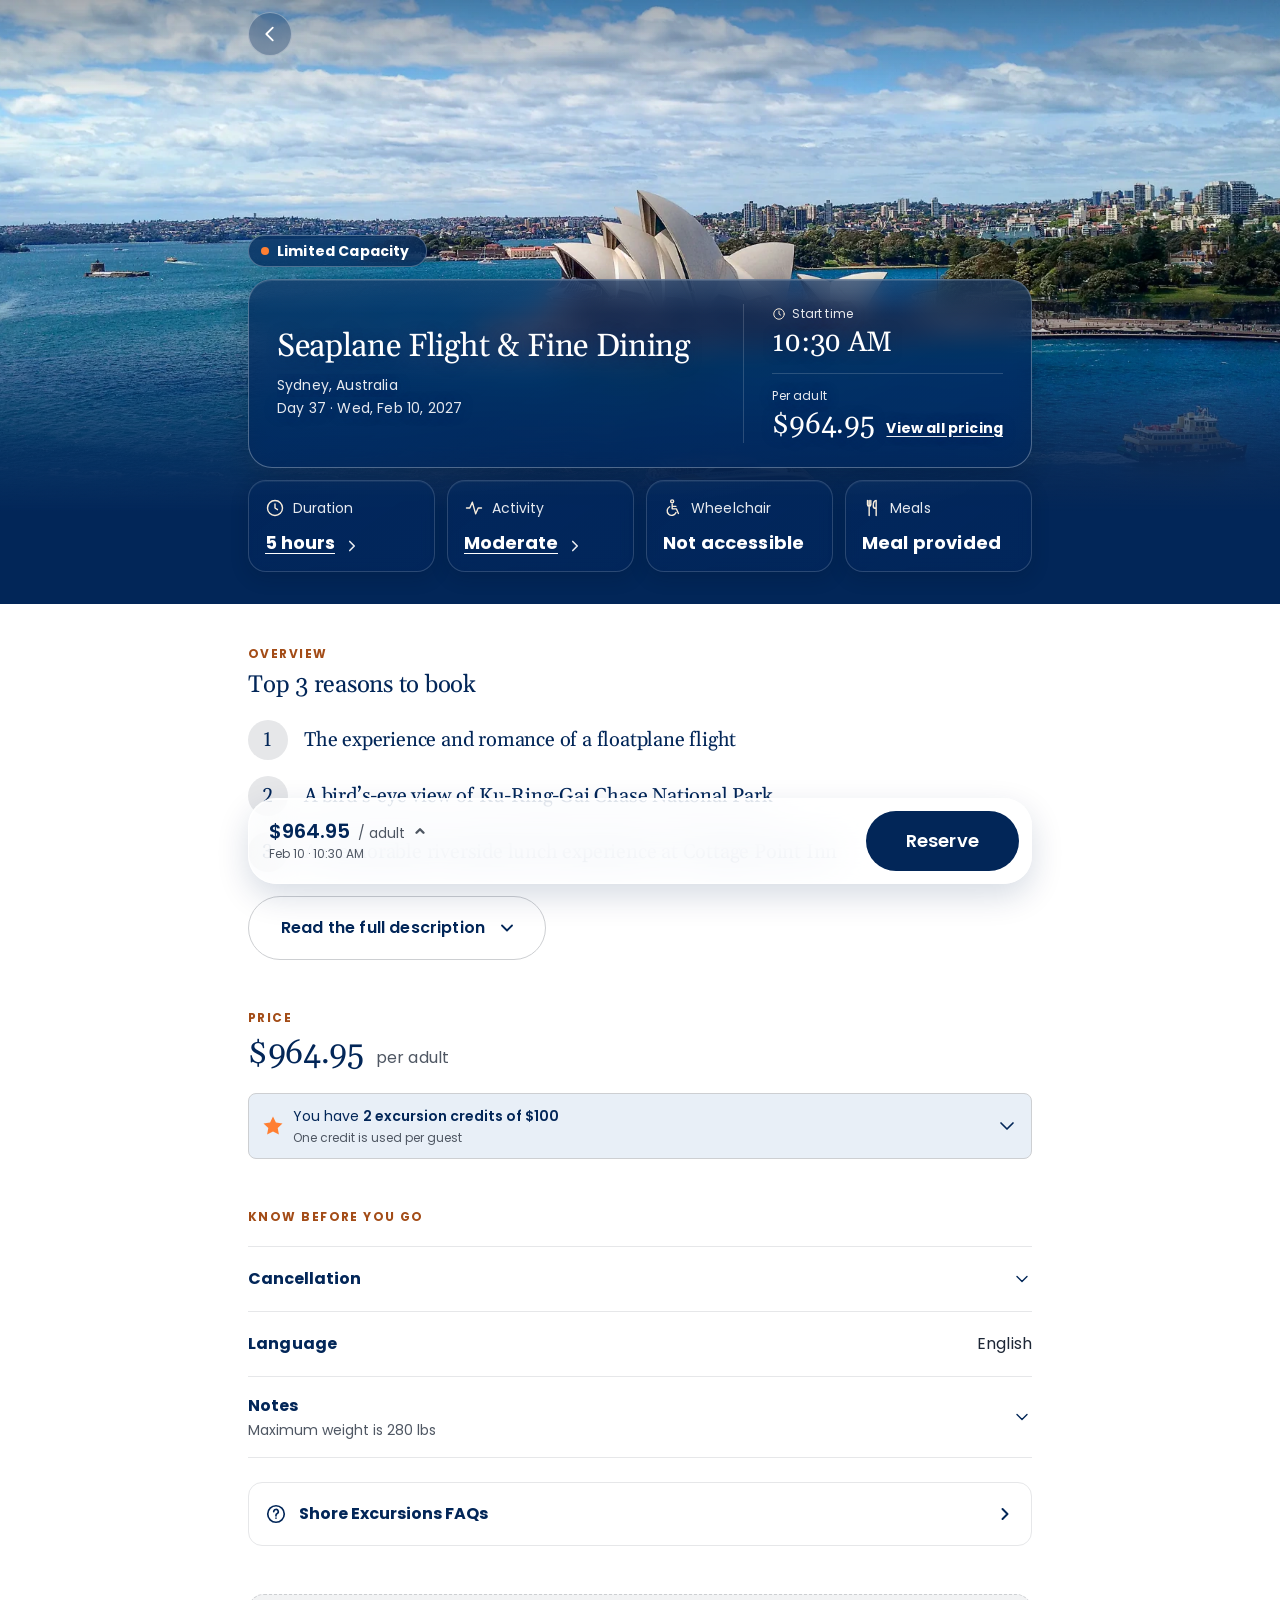
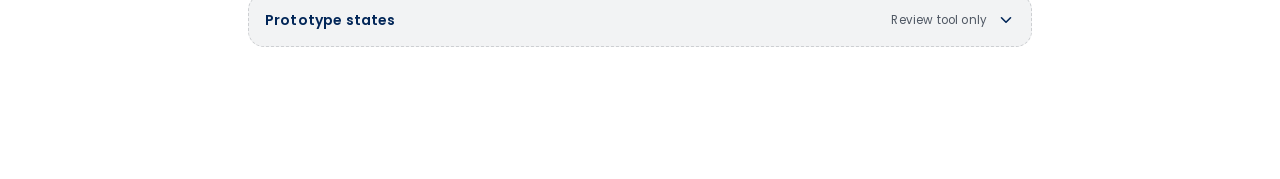
<file: seaplane-flight-fine-dining.html>
<!doctype html>
<html lang="en">
<head>
<meta charset="utf-8">
<meta name="viewport" content="width=device-width, initial-scale=1, viewport-fit=cover">
<meta name="theme-color" content="#022658">
<title>Seaplane Flight &amp; Fine Dining · Shore Excursion</title>
<link rel="preconnect" href="https://fonts.googleapis.com">
<link rel="preconnect" href="https://fonts.gstatic.com" crossorigin>
<link href="https://fonts.googleapis.com/css2?family=Gelasio:wght@400;500&family=Poppins:wght@400;500;600;700&display=swap" rel="stylesheet">
<style>
:root{
  /* ── App / HAL DS · Color (Figma: HuyND6BNFfXmrBOKBPqoBM) ── */
  --ds-hal-blue:#022658;
  --ds-hal-blue-hover:#1c4379;
  --ds-hal-blue-pressed:#021e46;
  --ds-dutch-orange:#ff7f32;
  --ds-dutch-cream:#f8eddc;
  --ds-dusk-fog:#a3b3bb;
  --ds-white:#ffffff;
  --ds-n100:#030f1f;
  --ds-n90:#1d2736;
  --ds-n70:#4f5763;
  --ds-n40:#9a9fa5;
  --ds-n30:#b4b7bc;
  --ds-n20:#cdcfd2;
  --ds-n15:#d9dbde;
  --ds-n10:#e6e7e9;
  --ds-n5:#f2f3f4;
  --ds-focus-blue:#1979ff;
  --ds-white-hover:#edf0f1;
  --ds-white-pressed:#e3e8eb;
  /* Effect style "Small" */
  --ds-shadow-small:0 2px 4px rgba(51,51,51,.10), 0 0 1px rgba(51,51,51,.10);
  /* HAL Blue / Neutral 100 / Dusk Fog as RGB triplets, for the alpha tints below */
  --ds-hal-blue-rgb:2,38,88;
  --ds-n100-rgb:3,15,31;
  --ds-dusk-fog-rgb:163,179,187;

  /* Page roles → HAL DS */
  --navy:var(--ds-hal-blue);
  --hal-blue:var(--ds-hal-blue);
  --orange-dot:var(--ds-dutch-orange);
  --cream:var(--ds-dutch-cream);
  --banner:var(--ds-dutch-cream);
  --n70:var(--ds-n70);
  --n90:var(--ds-n90);
  --border:var(--ds-n10);
  --blue-02:var(--ds-n5);
  --blue-05:var(--ds-n10);
  --white:var(--ds-white);
  /* Not in HAL DS (kept local, same as Figma "Color · Details page"):
     accessible orange text — Mes Orange / Dutch Orange fail 4.5:1 on white */
  --orange-text:#a34c17;
  /* Small text on glass: 90% white is the minimum that passes 4.5:1 over a pure-white photo */
  --on-glass:rgba(255,255,255,.9);
  --kf-fill:rgba(var(--ds-dusk-fog-rgb),.09);
  --kf-edge:rgba(255,255,255,.08);
  --glass-divider:rgba(255,255,255,.16);
  /* Shared height for the page's secondary controls: FAQ row, credits toggle, Read the full description */
  --row-h:64px;
  /* Not in HAL DS: credits card fill from the 2026 redesign file */
  --credit-fill:#e8eff7;

  /* ── App / HAL DS · Type. Gelasio / Poppins stay as fallbacks where HAL fonts aren't installed ── */
  --serif:"HAL Headline", "Gelasio", Georgia, "Times New Roman", serif;
  --sans:"HAL Body", "Poppins", system-ui, -apple-system, "Segoe UI", sans-serif;
  --lh-body:1.6;      /* Body/B1–B4 */
  --lh-head:1.2;      /* Heading/H1–H4 */
  --ls-body:.01em;    /* Body + Interactive: +1% */
  --ls-head:-.01em;   /* Heading (Headline): −1% */

  /* Spacing follows the HAL DS rule: multiples of 4, side padding 20 mobile / 40 tablet + desktop */
  --pad:20px;
  --col:784px;
  --card-pad-y:20px;
  --card-pad-x:20px;
  --card-title:28px;  /* Heading/H1-regular-M */
  --radius-g:24px;
  --fact-value:18px;  /* Body/B1-bold */
  /* Hero template: square photo area from the top; card overlaps its lower part */
  --photo-h:100vw;
  --photo-top:0px;
  --stack-top:62vw;
  --header-h:60px;
  --ease:cubic-bezier(.2,.8,.2,1);
}
@media (max-width:389px){ :root{ --fact-value:14px } }   /* Body/B3-bold */
@media (min-width:768px){
  :root{
    --pad:40px;
    --card-title:32px;  /* Heading/H2-regular — fits one line, card stays compact */
    --card-pad-y:24px;
    --card-pad-x:28px;
    --photo-h:clamp(480px, 50vw, 700px);
    --stack-top:clamp(264px, calc(36.5vw + 44px), 344px);   /* +44: the space the compact card + tiles give back */
  }
}

*,*::before,*::after{ box-sizing:border-box }
html{ -webkit-text-size-adjust:100%; scroll-behavior:smooth }
@media (prefers-reduced-motion:reduce){ html{ scroll-behavior:auto } }
body{
  margin:0; background:var(--white); color:var(--n90);
  font-family:var(--sans); font-size:16px; line-height:var(--lh-body); letter-spacing:var(--ls-body);
  -webkit-font-smoothing:antialiased; overflow-x:hidden;
}
body.locked{ overflow:hidden }
img{ display:block; max-width:100% }
button{ font:inherit; color:inherit; background:none; border:0; padding:0; cursor:pointer; -webkit-tap-highlight-color:transparent }
a{ color:inherit }
:focus-visible{ outline:2px solid var(--ds-focus-blue); outline-offset:3px; border-radius:6px }
.sr-only{ position:absolute; width:1px; height:1px; overflow:hidden; clip:rect(0 0 0 0); white-space:nowrap }
.wrap{ width:100%; max-width:calc(var(--col) + var(--pad) * 2); margin-inline:auto; padding-inline:var(--pad) }
svg.i{ width:20px; height:20px; flex:none; fill:none; stroke:currentColor; stroke-width:1.4; stroke-linecap:round; stroke-linejoin:round }

/* ───────────── Hero ───────────── */
.hero{
  position:relative; overflow:hidden; background:var(--navy);
  padding-bottom:32px; isolation:isolate;
}
.hero-bg{ position:absolute; inset:0; z-index:-1; pointer-events:none }
.wash{
  position:absolute; left:50%; top:-60%; width:260%; height:220%;
  transform:translate3d(-50%, var(--wash-y,0px), 0);
  filter:blur(36px) saturate(1.1); opacity:.9; will-change:transform;
}
.wash img{ width:100%; height:100%; object-fit:cover }
.photo{
  position:absolute; left:0; right:0; top:var(--photo-top); height:var(--photo-h);
  transform:translate3d(0, var(--photo-y,0px), 0) scale(var(--photo-s,1));
  transform-origin:50% 30%; will-change:transform;
  -webkit-mask-image:linear-gradient(180deg,#000 0%,#000 73.7%,rgba(0,0,0,.6) 86.8%,transparent 100%);
          mask-image:linear-gradient(180deg,#000 0%,#000 73.7%,rgba(0,0,0,.6) 86.8%,transparent 100%);
}
/* Focal point defaults to centre; each page's photo sets its own at the end of this stylesheet */
.photo img{ width:100%; height:100%; object-fit:cover; object-position:50% 50% }
.photo-dim{ position:absolute; inset:0; background:var(--navy); opacity:var(--dim,0) }
.top-shade{ position:absolute; inset:0 0 auto; height:110px; background:linear-gradient(180deg,rgba(var(--ds-n100-rgb),.35),rgba(var(--ds-n100-rgb),0)) }
.ramp{
  position:absolute; left:0; right:0; top:calc(var(--photo-top) + var(--photo-h) * .55); height:calc(var(--photo-h) * .45);
  background:linear-gradient(180deg,rgba(var(--ds-hal-blue-rgb),0) 0%,rgba(var(--ds-hal-blue-rgb),.2) 25%,rgba(var(--ds-hal-blue-rgb),.5) 50%,rgba(var(--ds-hal-blue-rgb),.82) 75%,var(--navy) 100%);
  /* Travels with the photo so the navy fade doesn't swallow it on scroll */
  transform:translate3d(0, var(--photo-y,0px), 0); will-change:transform;
}
.ramp::after{ content:""; position:absolute; left:0; right:0; top:100%; height:200vh; background:var(--navy) }

.topbar{ position:absolute; top:0; left:0; right:0; z-index:3; padding-top:max(12px, env(safe-area-inset-top)) }
.topbar .wrap{ padding-inline:calc(var(--pad) - 4px) }
@media (min-width:768px){ .topbar .wrap{ padding-inline:var(--pad) } }
.round-btn{
  width:44px; height:44px; border-radius:22px; display:grid; place-items:center; color:#fff;
  background:rgba(var(--ds-hal-blue-rgb),.32); border:1px solid rgba(255,255,255,.35);
  -webkit-backdrop-filter:blur(14px); backdrop-filter:blur(14px);
  transition:background .2s;
}
.round-btn:hover{ background:rgba(var(--ds-hal-blue-rgb),.45) }
.round-btn svg{ width:22px; height:22px; stroke-width:1.8 }

.hero-stack{ position:relative; padding-top:calc(56px + var(--stack-top)); display:flex; flex-direction:column; gap:12px }

/* Glass hero card */
/* Card and fact tiles move together; only the photo layers parallax behind them */
.card-wrap{ position:relative }
.status-pill{
  position:absolute; left:0; bottom:calc(100% + 12px);
  display:none; align-items:center; gap:8px; padding:4px 16px 4px 12px; border-radius:999px;
  font-size:14px; line-height:var(--lh-body); color:#fff; font-weight:600;   /* Body/B3-semibold */
  /* .72 keeps white 14px text at 4.5:1+ even over a pure-white photo (.55 measured 3.6:1) */
  background:rgba(var(--ds-hal-blue-rgb),.72); border:.75px solid rgba(255,255,255,.28);
  -webkit-backdrop-filter:blur(14px) saturate(140%); backdrop-filter:blur(14px) saturate(140%);
}
.status-pill.show{ display:inline-flex }
.status-pill b{ font-weight:700 }
.status-pill .dot{ width:8px; height:8px; border-radius:50%; background:var(--orange-dot) }
.status-pill.muted .dot{ background:rgba(255,255,255,.6) }

.glass{
  position:relative; border-radius:var(--radius-g); overflow:hidden;
  border:.75px solid rgba(255,255,255,.3);
  /* HAL Blue is lighter than the old navy, so every stop is +.04: lightest stop .70 keeps
     90% white text at 4.5:1 over pure white, sheen included */
  background:linear-gradient(143.6deg,rgba(var(--ds-hal-blue-rgb),.74) 0%,rgba(var(--ds-hal-blue-rgb),.70) 50%,rgba(var(--ds-hal-blue-rgb),.72) 100%);
  -webkit-backdrop-filter:blur(var(--glass-blur,14px)) saturate(140%);
          backdrop-filter:blur(var(--glass-blur,14px)) saturate(140%);
  box-shadow:0 8px 24px rgba(var(--ds-n100-rgb),.2), inset 0 1px 0 rgba(255,255,255,.12);
}
/* moving specular sheen — follows scroll so the glass reads as a physical pane */
.glass::before{
  content:""; position:absolute; inset:-40%; pointer-events:none;
  background:radial-gradient(60% 40% at var(--sheen-x,30%) var(--sheen-y,0%), rgba(255,255,255,.05), transparent 70%);
  mix-blend-mode:screen; transition:opacity .3s;
}
.glass::after{
  content:""; position:absolute; inset:0; pointer-events:none; border-radius:inherit;
  /* Top highlight stays behind the title (large text) and clears the small meta line */
  background:linear-gradient(180deg,rgba(255,255,255,.07),transparent 18%);
}
.hero-card{ padding:var(--card-pad-y) var(--card-pad-x); display:flex; flex-direction:column; gap:16px; color:#fff }
.hero-card > *{ position:relative; z-index:1 }
.on-photo{ text-shadow:0 1px 12px rgba(var(--ds-hal-blue-rgb),.6) }
/* Heading/H1-regular-M (28) → Heading/H1-regular (40) from 768 */
.hero-title{ margin:0; font:400 var(--card-title)/var(--lh-head) var(--serif); letter-spacing:var(--ls-head) }
.hero-meta{ margin:8px 0 0; font-size:14px; color:var(--on-glass) }   /* Body/B3-regular */

/* Location on one line, day and date on the next */
.hero-meta span{ display:block }
.hero-meta .meta-port{ white-space:nowrap; overflow:hidden; text-overflow:ellipsis }

/* Key row: start time and price share one band at one size, a step below the title
   (phone: title 28 / values 24 · from 768: title 32 / values 28) */
.key-row{ display:grid; grid-template-columns:minmax(0,1fr) minmax(0,1fr); row-gap:12px; border-top:1px solid var(--glass-divider); padding-top:16px }
.key{ min-width:0; padding-right:16px }
.key + .key{ padding:0 0 0 20px; border-left:1px solid var(--glass-divider) }
.key-label{ display:flex; align-items:center; gap:6px; margin:0 0 4px; font-size:12px; line-height:var(--lh-body); color:var(--on-glass) }   /* Body/B4-regular */
.key-label svg{ width:14px; height:14px; color:var(--cream) }
.key-value{ display:flex; align-items:center; gap:4px; font:400 24px/var(--lh-head) var(--serif); letter-spacing:var(--ls-head); white-space:nowrap; color:#fff }   /* Heading/H2-regular-M */
button.key-value{ text-decoration:underline; text-underline-offset:5px; text-decoration-thickness:1px }
button.key-value svg{ width:18px; height:18px; color:var(--on-glass); stroke-width:1.65 }
/* Price cell: "View all pricing" sits to the right of the price and wraps under it when the cell is narrow */
.key-price{ display:flex; flex-wrap:wrap; align-items:baseline; column-gap:12px; row-gap:2px }
/* Local/Link/B3-bold · Underline */
.card-link{ font-weight:700; font-size:14px; line-height:var(--lh-body); text-decoration:underline; text-underline-offset:3px; color:#fff; white-space:nowrap }
@media (max-width:359px){ .key-value{ font-size:20px } .key + .key{ padding-left:16px } }   /* Heading/H3-regular-M */
@media (min-width:768px){
  .fact{ padding:12px 16px; gap:8px }
  /* Title block left, start time and price stacked on the right: one band instead of two,
     so the card is shorter and more of the photo shows */
  .hero-card{ display:grid; grid-template-columns:minmax(0,1fr) auto; align-items:center; gap:0 }
  .hero-card > .on-photo:first-child{ padding-right:28px }
  .key-row{ display:flex; flex-direction:column; justify-content:center; gap:12px; align-self:stretch;
            border-top:0; padding:0 0 0 28px; border-left:1px solid var(--glass-divider); min-width:200px }
  .key{ padding:0 }
  .key + .key{ padding:12px 0 0; border-left:0; border-top:1px solid var(--glass-divider) }
  .key-value{ font-size:28px }   /* Heading/H1-regular-M */
}

/* Key facts */
.facts{ display:grid; grid-template-columns:1fr 1fr; gap:12px }
/* Works for any tile count: on phones a lone last tile spans the row; from 768 every tile shares one row equally */
.facts > .fact:last-child:nth-child(odd){ grid-column:1 / -1 }
@media (min-width:768px){
  .facts{ grid-template-columns:none; grid-auto-flow:column; grid-auto-columns:minmax(0,1fr) }
  .facts > .fact:last-child:nth-child(odd){ grid-column:auto }
}
@media (min-width:1024px){
  /* Less photo above the card so the key facts sit above the fold */
  :root{ --photo-h:max(440px, 40vw); --stack-top:clamp(204px, calc(14vw + 44px), 344px) }
}
@media (min-width:768px) and (max-width:1023px){
  :root{ --fact-value:16px }   /* Body/B2-bold */
  .fact{ padding:12px }
  .fact-value{ gap:4px }
}
/* Fact tiles use the same glass as the hero card */
.fact{
  position:relative; text-align:left; color:#fff; padding:16px;
  display:flex; flex-direction:column; gap:12px; min-width:0;
  transition:border-color .2s, transform .2s var(--ease), box-shadow .2s;
}
.fact.glass{
  border-radius:18px;
  /* A touch denser than the hero card; HAL Blue stops +.04 so the lightest (.71) still passes 4.5:1 over pure white */
  background:linear-gradient(143.6deg,rgba(var(--ds-hal-blue-rgb),.73) 0%,rgba(var(--ds-hal-blue-rgb),.71) 50%,rgba(var(--ds-hal-blue-rgb),.72) 100%);
  border-color:rgba(255,255,255,.16);
  -webkit-backdrop-filter:blur(calc(var(--glass-blur,14px) * .5)) saturate(120%);
          backdrop-filter:blur(calc(var(--glass-blur,14px) * .5)) saturate(120%);
  box-shadow:0 6px 18px rgba(var(--ds-n100-rgb),.18), inset 0 1px 0 rgba(255,255,255,.06);
}
.fact.glass::before{ opacity:.4 }
.fact.glass::after{ opacity:.2 }
.fact > *{ position:relative; z-index:1 }
button.fact:hover{ border-color:rgba(255,255,255,.32); box-shadow:0 10px 26px rgba(var(--ds-n100-rgb),.26), inset 0 1px 0 rgba(255,255,255,.1) }
button.fact:active{ transform:scale(.98) }
.fact-label{ display:flex; align-items:center; gap:8px; font-size:14px; color:var(--on-glass); min-width:0 }   /* Body/B3-regular */
.fact-label svg{ color:var(--cream) }
.fact-label span{ overflow:hidden; text-overflow:ellipsis; white-space:nowrap }
.fact-value{ display:flex; align-items:flex-end; flex:1; justify-content:space-between; gap:8px; min-width:0 }
.fact-value b{
  font-size:var(--fact-value); line-height:1.3; font-weight:700;
  overflow-wrap:break-word; min-width:0;
}
button.fact .fact-value b{ text-decoration:underline; text-underline-offset:4px; text-decoration-thickness:1px }
.fact-value svg{ width:18px; height:18px; color:var(--on-glass); stroke-width:1.65 }

/* ───────────── Compact header ───────────── */
.compact{
  position:fixed; inset:0 0 auto; z-index:40; background:var(--navy); color:#fff;
  padding-top:env(safe-area-inset-top);
  transform:translateY(-102%); transition:transform .32s var(--ease), box-shadow .3s;
  border-bottom:1px solid rgba(255,255,255,.08);
}
.compact.show{ transform:none; box-shadow:0 6px 20px rgba(var(--ds-hal-blue-rgb),.18) }
.compact .wrap{ display:flex; align-items:center; gap:8px; min-height:var(--header-h); padding-inline:calc(var(--pad) - 12px) }
.compact-back{ width:44px; height:44px; display:grid; place-items:center; color:#fff; flex:none; border-radius:22px }
.compact-back svg{ width:22px; height:22px; stroke-width:1.8 }
.compact-text{ flex:1; min-width:0; text-align:left; padding:8px 0 }
/* Local/Eyebrow (HAL Body Bold 12, 12% tracking, uppercase) — not in HAL DS */
.compact-eyebrow{ display:block; font-size:12px; font-weight:700; letter-spacing:.12em; text-transform:uppercase; color:var(--on-glass); line-height:var(--lh-body) }
.compact-eyebrow b{ color:var(--cream) }
.compact-title{ display:block; font:600 16px/var(--lh-body) var(--sans); white-space:nowrap; overflow:hidden; text-overflow:ellipsis }   /* Body/B2-semibold */
.compact.expanded .compact-title{ white-space:normal }

/* ───────────── Content ───────────── */
main{ padding-bottom:16px }
section.block{ position:relative; padding:40px 0 8px; scroll-margin-top:calc(var(--header-h) + 16px) }
/* Local/Eyebrow */
.eyebrow{ margin:0; font-size:12px; line-height:var(--lh-body); font-weight:700; letter-spacing:.12em; text-transform:uppercase; color:var(--orange-text) }
.section-title{ margin:8px 0 0; font:400 24px/var(--lh-head) var(--serif); letter-spacing:var(--ls-head); color:var(--hal-blue) }   /* Heading/H2-regular-M */
.section-body{ margin-top:20px }

.highlights{ list-style:none; margin:0; padding:0; display:flex; flex-direction:column; gap:16px }
.highlight{ display:flex; gap:16px; align-items:flex-start }
/* A reason with no supporting line centres on its number */
.highlight:not(:has(p)){ align-items:center }
.num{
  flex:none; width:40px; height:40px; border-radius:20px; background:var(--blue-05);
  display:grid; place-items:center; color:var(--hal-blue);
  font:400 20px/1 var(--serif); font-variant-numeric:lining-nums;   /* Heading/H3-regular-M */
}
.highlight h3{ margin:0; font:400 20px/var(--lh-head) var(--serif); letter-spacing:var(--ls-head); color:var(--hal-blue) }   /* Heading/H3-regular-M */
.highlight p{ margin:4px 0 0; font-size:14px; color:var(--n70) }   /* Body/B3-regular */

/* HAL DS Button · Type=secondary, Size=large, Icon=icon right (label Body/B1-semibold, as in Figma) */
.btn-outline{
  margin-top:24px; display:inline-flex; align-items:center; gap:16px; height:60px; padding:0 32px 0 40px;
  border:.5px solid var(--hal-blue); border-radius:999px; color:var(--hal-blue); background:var(--ds-white);
  box-shadow:var(--ds-shadow-small);
  font-weight:600; font-size:18px; line-height:1; letter-spacing:var(--ls-body);
  transition:background .2s;
}
.btn-outline:hover{ background:var(--ds-white-hover) }
.btn-outline:active{ background:var(--ds-white-pressed) }
.btn-outline:focus-visible, .btn-primary:focus-visible{ outline:2px solid var(--ds-focus-blue); outline-offset:3px; border-radius:999px }
.btn-outline svg{ width:20px; height:20px; stroke-width:1.8; transition:transform .3s var(--ease) }
/* The full-size label + DS padding needs 335px; narrow phones keep one line by easing the padding */
.btn-outline{ white-space:nowrap; max-width:100% }
@media (max-width:389px){ .btn-outline{ padding:0 24px; gap:12px } }
@media (max-width:359px){ .btn-outline{ font-size:16px; padding:0 20px 0 24px } }   /* Body/B2-semibold */
.btn-outline[aria-expanded="true"] svg{ transform:rotate(180deg) }

.collapse{ display:grid; grid-template-rows:0fr; transition:grid-template-rows .38s var(--ease) }
.collapse > div{ overflow:hidden; min-height:0 }
.collapse.open{ grid-template-rows:1fr }
@media (prefers-reduced-motion:reduce){ .collapse{ transition:none } }
.description{ max-width:640px; padding-top:20px }
.description p{ margin:0 0 12px }
.description b{ font-weight:600; color:var(--n90) }

.price-heading{ display:flex; align-items:baseline; gap:12px; margin-top:8px }
.price-heading .amt{ font:400 32px/var(--lh-head) var(--serif); color:var(--hal-blue); letter-spacing:var(--ls-head) }   /* Heading/H2-regular */
.price-heading .unit{ color:var(--n70) }
.rates{ margin-top:20px }
.rate{ display:flex; justify-content:space-between; align-items:baseline; padding:12px 0; border-top:1px solid var(--border) }
.rate:last-child{ border-bottom:1px solid var(--border) }
.rate b{ font-weight:700 }

.credit-head{ width:100%; display:flex; align-items:center; gap:12px; min-height:56px; padding:16px; text-align:left; color:var(--hal-blue) }
.credit-head .star{ width:22px; height:22px; stroke-width:1.5 }
.credit-head .txt{ flex:1; min-width:0 }
.credit-head strong{ display:block; font-size:16px; line-height:var(--lh-body) }   /* Body/B2-bold */
.credit-head small{ display:block; font-size:14px; color:var(--n70) }   /* Body/B3-regular */
.chev{ width:20px; height:20px; stroke-width:1.8; color:var(--hal-blue); transition:transform .3s var(--ease) }
[aria-expanded="true"] > .chev{ transform:rotate(180deg) }

.accordion{ margin-top:20px; border-bottom:1px solid var(--border) }
.acc{ position:relative; border-top:1px solid var(--border) }
.acc-head{ width:100%; display:flex; align-items:center; gap:12px; min-height:64px; padding:16px 0; text-align:left }
.acc-head .titles{ flex:1; min-width:0 }
.acc-head strong{ display:block; font-size:16px; color:var(--hal-blue); line-height:var(--lh-body) }   /* Body/B2-bold */
.acc-head small{ display:block; font-size:14px; color:var(--n70); overflow:hidden; text-overflow:ellipsis; white-space:nowrap }   /* Body/B3-regular */
.acc-body{ max-width:640px; padding-bottom:20px; font-size:14px }
.acc-body p{ margin:0 0 12px }
/* Local/Link/B3-bold · Underline */
.text-link{ display:inline-flex; align-items:center; min-height:44px; font-weight:700; font-size:14px; color:var(--hal-blue); text-decoration:underline; text-underline-offset:3px }

/* ───────────── Floating action bar ───────────── */
.bar-zone{
  position:fixed; z-index:30; left:12px; right:12px; bottom:calc(12px + env(safe-area-inset-bottom));
}
@media (min-width:768px){
  .bar-zone{ left:50%; right:auto; width:min(var(--col), calc(100% - var(--pad) * 2)); transform:translateX(-50%); bottom:calc(16px + env(safe-area-inset-bottom)) }
}
.credit-banner{
  position:absolute; left:0; right:0; bottom:calc(100% - 28px); padding:16px 48px 40px 20px;
  background:var(--banner); border-radius:24px 24px 0 0; color:var(--n90);
  box-shadow:0 -2px 18px rgba(var(--ds-hal-blue-rgb),.12);
  transition:transform .35s var(--ease), opacity .3s;
}
.credit-banner.hidden{ transform:translateY(24px); opacity:0; pointer-events:none }
.credit-banner strong{ display:block; font-size:14px; line-height:var(--lh-body) }   /* Body/B3-bold */
.credit-banner span{ font-size:12px; color:var(--n70) }   /* Body/B4-regular */
.credit-banner button{ position:absolute; top:8px; right:8px; width:36px; height:36px; display:grid; place-items:center; color:var(--n70); border-radius:18px }
.credit-banner button svg{ width:18px; height:18px }

.bar{
  position:relative; display:flex; align-items:center; gap:16px; padding:12px 12px 12px 20px; border-radius:28px;
  background:rgba(255,255,255,.72); border:1px solid rgba(255,255,255,.8);
  -webkit-backdrop-filter:blur(22px) saturate(180%); backdrop-filter:blur(22px) saturate(180%);
  box-shadow:0 12px 32px rgba(var(--ds-hal-blue-rgb),.16), inset 0 1px 0 rgba(255,255,255,.85);
}
.bar-price{ flex:1; min-width:0; text-align:left; display:flex; flex-direction:column; gap:0; border-radius:14px; padding:2px 4px 2px 0 }
/* Wraps under the full-size HAL DS button on narrow phones, as the Figma action bar does */
.bar-line1{ display:flex; flex-wrap:wrap; align-items:baseline; column-gap:8px; white-space:nowrap; color:var(--hal-blue) }
.bar-line1 b{ font-size:20px; line-height:var(--lh-head); font-weight:600 }   /* Heading/H4-semibold-M */
.bar-line1 .u{ font-size:14px; color:var(--n70) }   /* Body/B3-regular */
.bar-line1 svg{ width:14px; height:14px; stroke-width:2.4; color:var(--n70); align-self:center; transition:transform .3s var(--ease) }
.bar-price[aria-expanded="true"] .bar-line1 svg{ transform:rotate(180deg) }
.bar-line2{ font-size:12px; line-height:var(--lh-body); color:var(--n70); white-space:nowrap; overflow:hidden; text-overflow:ellipsis }   /* Body/B4-regular */
/* HAL DS Button · Type=primary, Size=large (label Body/B1-semibold, as in Figma).
   Hover HAL Blue Hover, pressed HAL Blue Pressed, disabled Neutral 10 / Neutral 30 */
.btn-primary{
  flex:none; height:60px; padding:0 40px; border-radius:999px;
  background:var(--hal-blue); color:#fff; font-weight:600; font-size:18px; line-height:1; letter-spacing:var(--ls-body);
  white-space:nowrap; transition:background .2s, transform .15s;
}
.btn-primary:hover{ background:var(--ds-hal-blue-hover) }
.btn-primary:active{ transform:scale(.97); background:var(--ds-hal-blue-pressed) }
.btn-primary:disabled{ background:var(--ds-n10); color:var(--ds-n30); cursor:not-allowed; transform:none }
/* Narrow phones: tighten the price side; the HAL DS button keeps its size */
@media (max-width:389px){
  .bar{ gap:8px; padding-left:16px }
  .bar-line1{ column-gap:4px }
  .bar-line1 b{ font-size:18px }
}

/* ───────────── Drawers / modals ───────────── */
.layer{ position:fixed; inset:0; z-index:60; display:flex; align-items:flex-end; justify-content:center; visibility:hidden }
.layer.open{ visibility:visible }
.scrim{ position:absolute; inset:0; background:rgba(var(--ds-hal-blue-rgb),.5); opacity:0; transition:opacity .3s }
.layer.open .scrim{ opacity:1 }
.sheet{
  position:relative; width:100%; max-height:min(88vh, 88dvh); display:flex; flex-direction:column;
  background:#fff; border-radius:24px 24px 0 0; box-shadow:0 -8px 40px rgba(var(--ds-n100-rgb),.2);
  transform:translateY(100%); transition:transform .38s var(--ease);
  padding-bottom:env(safe-area-inset-bottom);
}
.layer.open .sheet{ transform:translateY(var(--drag,0px)) }
.sheet.dragging{ transition:none }
.grabber{ position:absolute; top:8px; left:50%; width:36px; height:4px; margin-left:-18px; border-radius:2px; background:var(--ds-n15) }
.sheet-head{ position:relative; display:flex; align-items:center; justify-content:center; min-height:60px; padding:12px 56px 4px; touch-action:none; flex:none }
.sheet-head .close{ position:absolute; left:12px; top:12px; width:44px; height:44px; display:grid; place-items:center; color:var(--hal-blue); border-radius:22px }
.sheet-head .close:hover{ background:var(--blue-02) }
.sheet-head .close svg{ width:22px; height:22px; stroke-width:1.8 }
.sheet-label{ font-weight:700; font-size:16px; color:var(--hal-blue) }   /* Body/B2-bold */
.sheet-body{ position:relative; overflow:auto; padding:8px var(--pad) 28px; overscroll-behavior:contain }
.sheet h2{ margin:0 0 16px; font:400 24px/var(--lh-head) var(--serif); color:var(--hal-blue); letter-spacing:var(--ls-head) }   /* Heading/H2-regular-M */
@media (min-width:768px){
  .layer{ align-items:center; padding:24px }
  .sheet{
    width:560px; max-height:min(84vh, 760px); border-radius:24px;
    transform:translateY(16px) scale(.97); opacity:0; transition:transform .3s var(--ease), opacity .25s;
  }
  .layer.open .sheet{ transform:none; opacity:1 }
  .grabber{ display:none }
  .sheet-body{ padding:8px 28px 28px }
}
@media (prefers-reduced-motion:reduce){ .sheet,.scrim{ transition:none } }

.d-lead{ margin:-8px 0 16px; color:var(--n70) }
.d-rows{ border-top:1px solid var(--border) }
.d-row{ padding:12px 0; border-bottom:1px solid var(--border) }
.d-row .top{ display:flex; justify-content:space-between; gap:12px; align-items:baseline }
.d-row .top b{ font-size:16px; color:var(--n90) }   /* Body/B2-bold */
.d-row .top span{ font-size:14px; color:var(--n70); text-align:right }   /* Body/B3-regular */
.d-row p{ margin:2px 0 0; font-size:14px; color:var(--n70) }
.d-note{ margin:16px 0 0; font-size:14px; color:var(--n70) }   /* Body/B3-regular */
.d-note a{ font-weight:700; color:var(--hal-blue); text-underline-offset:3px }
.bullets{ margin:0 0 20px; padding-left:24px; font-size:16px }   /* Body/B2-regular */
.bullets li{ margin-bottom:4px }
.bullets li::marker{ color:var(--n70) }
.levels{ display:flex; flex-direction:column; gap:12px }
.level{ border:1px solid var(--border); border-radius:12px; padding:12px 16px }
.level b{ color:var(--hal-blue) }
.level small{ font-size:12px; color:var(--n70); font-weight:500 }   /* Body/B4-medium */
.level p{ margin:2px 0 0; font-size:14px; color:var(--n70) }
.level.current{ border:2px solid var(--hal-blue); background:var(--blue-02); padding:11px 15px }
.d-sub{ margin:24px 0 8px; font-size:12px; line-height:var(--lh-body); font-weight:700; letter-spacing:.12em; text-transform:uppercase; color:var(--orange-text) }   /* Local/Eyebrow */
.sheet-cta{ margin-top:24px; width:100% }

/* ───────────── Toast & state switcher ───────────── */
.toast{
  position:fixed; left:50%; bottom:110px; z-index:80; transform:translate(-50%,16px); opacity:0;
  background:var(--n90); color:#fff; font-size:14px; padding:12px 16px; border-radius:12px; max-width:calc(100% - 32px);
  transition:opacity .25s, transform .25s var(--ease); pointer-events:none;
}
.toast.show{ opacity:1; transform:translate(-50%,0) }

/* Prototype states — sits at the very bottom of the page */
.proto-foot{ padding-top:24px; padding-bottom:calc(132px + env(safe-area-inset-bottom)) }
.proto{ border:1px dashed var(--ds-n20); border-radius:16px; background:var(--blue-02); font-size:13px }
.proto summary{
  list-style:none; cursor:pointer; display:flex; align-items:center; gap:10px; padding:14px 16px;
  font-weight:600; color:var(--hal-blue); font-size:14px; border-radius:16px;
}
.proto summary::-webkit-details-marker{ display:none }
.proto summary small{ font-weight:400; color:var(--n70); margin-left:auto }
.proto summary svg{ width:18px; height:18px; stroke-width:1.8; transition:transform .3s var(--ease) }
.proto[open] summary svg{ transform:rotate(180deg) }
.proto-panel{ display:grid; grid-template-columns:repeat(auto-fit, minmax(200px, 1fr)); gap:4px 20px; padding:2px 16px 16px }
.proto-panel fieldset{ border:0; margin:0 0 8px; padding:0 }
.proto-panel legend{ font-size:12px; font-weight:700; letter-spacing:.1em; text-transform:uppercase; color:var(--orange-text); margin-bottom:6px }
.proto-panel label{ display:flex; gap:8px; align-items:center; padding:3px 0; cursor:pointer }
.proto-panel input{ accent-color:var(--hal-blue); margin:0 }
.proto-panel p{ margin:2px 0 0; font-size:12px; color:var(--n70) }
.proto-reset{
  grid-column:1/-1; justify-self:start; height:40px; padding:0 18px; border-radius:999px;
  border:1.5px solid var(--hal-blue); color:var(--hal-blue); font-weight:700; font-size:14px; background:#fff;
}
.proto-reset:hover{ background:var(--blue-05) }

/* ───────────── Live HAL examples: additions ───────────── */
/* Experience-type badge (HISTORY Channel / Accessible Travel Solutions). It labels the excursion, not a system
   state, so it sits inside the card as a squared label; the round status pill above the card is reserved for availability */
.xp-badges{ display:flex; flex-wrap:wrap; gap:8px; margin:0 0 12px }
.xp-badge{
  display:inline-flex; align-items:center; gap:8px; padding:4px 12px 4px 10px;
  border-radius:8px; border:1px solid rgba(248,237,220,.55); background:rgba(var(--ds-hal-blue-rgb),.6);
  font-size:14px; font-weight:600; line-height:var(--lh-body); color:var(--cream); text-shadow:none;   /* Body/B3-semibold */
}
.xp-badge svg{ width:16px; height:16px; stroke-width:1.6 }
.xp-badges[hidden], .xp-badge[hidden]{ display:none }
.xp-mark{ width:auto; height:18px; flex:none }
/* HISTORY Channel: gold from the H mark (mid-tone of its gradient), not the cream used by the other badges */
.xp-badge.xp-history{ color:#f0b63c; border-color:rgba(240,182,60,.7) }

/* Non-interactive fact tile (Meals, and Wheelchair when there's no accessibility detail) */
div.fact .fact-value{ justify-content:flex-start }

/* Wheelchair-version notice: before Top 3, only on the accessible variant */
.notice{
  margin-top:32px; display:flex; gap:12px; padding:16px; border-radius:14px;
  background:var(--blue-02); border:1px solid var(--blue-05); font-size:14px; color:var(--n90);
}
.notice svg{ width:22px; height:22px; color:var(--hal-blue); stroke-width:1.5; margin-top:1px }
.notice p{ margin:0 }
.notice b{ color:var(--hal-blue) }

/* Excursion credits card — matches Figma "Dining credit" (HAL Mobile App Redesign 2026, 14953:27539):
   light blue fill, Neutral 20 border, radius 8, filled Dutch Orange star, Body/B3 HAL Blue with the amount in semibold.
   Opens to "Using your excursion credit" — that copy is FPO until product confirms it. */
.credit-card{ margin-top:20px; background:var(--credit-fill); border:1px solid var(--ds-n20); border-radius:8px; color:var(--hal-blue) }
.credit-card .credit-head{ width:100%; min-height:var(--row-h); display:flex; align-items:center; gap:8px; padding:8px 12px; text-align:left; color:var(--hal-blue); border-radius:8px }
.credit-card .star{ width:24px; height:24px; fill:var(--ds-dutch-orange); stroke:none; flex:none }
.credit-card .credit-text{ flex:1; min-width:0; font-size:14px; line-height:var(--lh-body) }   /* Body/B3-regular */
.credit-card b{ font-weight:600 }   /* Body/B3-semibold */
.credit-card .chev{ width:24px; height:24px }
.credit-rules{ margin:0 0 12px; padding:8px 12px 0; border-top:1px solid var(--ds-n20); font-size:12px; line-height:var(--lh-body) }
.credit-rules .credit-rules-title{ margin:0; font-weight:600; color:var(--hal-blue) }   /* Body/B4-semibold */
.credit-rules ul{ margin:4px 0 0; padding-left:18px; color:var(--n90) }   /* Body/B4-regular */
.sheet .credit-card{ margin-top:0 }

/* Know before you go: a row with a value and nothing to expand */
.acc-head.static{ cursor:default }
.acc-value{ font-size:16px; color:var(--n90) }   /* Body/B2-regular */
.acc-body a{ color:var(--hal-blue); font-weight:600; overflow-wrap:anywhere; text-underline-offset:3px }

/* Shore Excursions FAQs: set apart from the accordion and points right, because it opens a drawer instead of expanding */
.faq-row{
  width:100%; margin-top:24px; display:flex; align-items:center; gap:12px; min-height:var(--row-h); padding:16px;
  border:1px solid var(--border); border-radius:14px; background:var(--white); text-align:left; color:var(--hal-blue);
  transition:background .2s, border-color .2s;
}
.faq-row:hover{ background:var(--blue-02); border-color:var(--ds-n15) }
.faq-row .txt{ flex:1; min-width:0; font-weight:700; font-size:16px; line-height:var(--lh-body) }   /* Body/B2-bold */
.faq-row svg{ width:22px; height:22px; stroke-width:1.5 }
.faq-row svg.go{ width:20px; height:20px; stroke-width:1.8 }

/* FAQ drawer: full height on phones so opening an answer never resizes the sheet */
@media (max-width:767px){
  .sheet.full{ height:calc(100dvh - max(24px, env(safe-area-inset-top))); max-height:none }
}
@media (min-width:768px){ .sheet.full{ height:min(84vh, 760px) } }
.sheet .accordion{ margin-top:0 }
.sheet .acc-head strong{ font-size:16px }
.sheet .bullets{ font-size:14px; margin:0 0 12px; padding-left:20px }
.sheet .acc-body a{ color:var(--hal-blue); font-weight:600 }

/* Drawer rows that lead with an icon (Duration: clock · anchor · ship) */
.d-row .top b.ico{ display:flex; align-items:center; gap:10px }
.d-row .top b.ico svg{ width:18px; height:18px; color:var(--hal-blue); stroke-width:1.5 }

/* ───────────── Multiple start times on the day ───────────── */
.time-chips{ display:grid; grid-template-columns:repeat(3, minmax(0,1fr)); gap:12px; margin-top:20px }
.chip{
  text-align:left; border:1px solid var(--border); border-radius:14px; padding:12px 16px; min-width:0;
  background:#fff; transition:border-color .2s, background .2s;
}
.chip:hover{ border-color:var(--ds-n30) }
.chip .t{ display:block; font-weight:700; font-size:16px; color:var(--hal-blue); line-height:var(--lh-body); white-space:nowrap }   /* Body/B2-bold */
.chip .s{ display:block; font-size:12px; color:var(--n70); line-height:var(--lh-body); white-space:nowrap; overflow:hidden; text-overflow:ellipsis }   /* Body/B4-regular */
.chip .s.warn{ color:var(--orange-text); font-weight:600 }
.chip.soldout .t{ color:var(--n70) }
.chip[aria-checked="true"]{ border:2px solid var(--hal-blue); background:var(--blue-02); padding:11px 15px }
@media (max-width:359px){ .chip{ padding:12px } .chip[aria-checked="true"]{ padding:11px } .chip .t{ font-size:14px } }
.bar-line2 .pick{ color:var(--hal-blue); font-weight:700; text-decoration:underline; text-underline-offset:3px }
.time-opt{ width:100%; text-align:left; display:flex; align-items:center; gap:12px }
.time-opt .txt{ flex:1; min-width:0 }
.time-opt .radio{ width:20px; height:20px; border-radius:50%; border:1.5px solid var(--ds-n40); flex:none; display:grid; place-items:center }
.time-opt.current .radio{ border-color:var(--hal-blue) }
.time-opt.current .radio::after{ content:""; width:10px; height:10px; border-radius:50%; background:var(--hal-blue) }
.time-opt small.warn{ color:var(--orange-text) }

/* "Read the full description": rounded secondary button at the shared 64px height (FAQ row, credits toggle),
   Body/B2-semibold, Neutral 20 outline, no shadow */
#readMore{
  height:var(--row-h); padding:0 28px 0 32px; gap:12px; margin-top:24px;
  font-size:16px; border:1px solid var(--ds-n20); box-shadow:none;
}
#readMore svg{ width:20px; height:20px }
@media (max-width:389px){ #readMore{ padding:0 24px 0 28px } }
@media (max-width:359px){ #readMore{ font-size:16px; padding:0 20px 0 24px } }

/* Prototype states: the element a state changed flashes once after the page scrolls to it */
.proto-flash{ animation:protoFlash 1.6s var(--ease) }
@keyframes protoFlash{
  0%, 100%{ box-shadow:0 0 0 0 rgba(25,121,255,0) }
  20%, 60%{ box-shadow:0 0 0 4px rgba(25,121,255,.55) }
}
@media (prefers-reduced-motion:reduce){ .proto-flash{ animation:none; outline:2px solid var(--ds-focus-blue); outline-offset:4px } }

/* Excursion credits: with more than one credit, a second line says each guest uses one */
.credit-card .credit-sub{ display:block; font-size:12px; line-height:var(--lh-body); color:var(--n70) }   /* Body/B4-regular */
.credit-card .credit-sub[hidden], .credit-banner .banner-sub[hidden]{ display:none }
.credit-banner .banner-sub{ display:block }

/* Phone: static tile values (Wheelchair, Meals) always break between words — "Meal / provided",
   "Not / accessible" — so the two tiles in the row read the same whatever the width */
@media (max-width:767px){ div.fact .fact-value b{ width:min-content } }

/* ───────────── This page’s photo (the only page-specific styling) ───────────── */
/* sydney-opera-house.webp: 2000×711 banner */
.photo img{ object-position:53% 50% }
</style>
</head>
<body>

<!-- Icon sprite -->
<svg width="0" height="0" style="position:absolute" aria-hidden="true">
  <symbol id="i-back" viewBox="0 0 22 22"><path d="M13.75 4.58 7.33 11l6.42 6.42"/></symbol>
  <symbol id="i-close" viewBox="0 0 22 22"><path d="M5.5 5.5l11 11M16.5 5.5l-11 11"/></symbol>
  <symbol id="i-right" viewBox="0 0 18 18"><path d="M6.75 4.5 11.25 9l-4.5 4.5"/></symbol>
  <symbol id="i-down" viewBox="0 0 20 20"><path d="M5 7.5 10 12.5 15 7.5"/></symbol>
  <symbol id="i-up" viewBox="0 0 14 14"><path d="M3.5 8.75 7 5.25l3.5 3.5"/></symbol>
  <symbol id="i-clock" viewBox="0 0 20 20"><circle cx="10" cy="10" r="7.5"/><path d="M10 5.83V10l2.5 1.67"/></symbol>
  <symbol id="i-pulse" viewBox="0 0 20 20"><path d="M2.5 10h3.33l2.5-5.83 3.34 11.66L14.17 10h3.33"/></symbol>
  <symbol id="i-access" viewBox="0 0 20 20"><circle cx="9.17" cy="3.33" r="1.5"/><path d="M9.17 6.25v2.08m0 0v2.5h4.16l2.09 4.59M9.17 8.33h3.75"/><path d="M6.67 8.75a4.58 4.58 0 1 0 6.33 5.83"/></symbol>
  <symbol id="i-meals" viewBox="0 0 20 20"><path d="M5.5 2.5v4.17a1.67 1.67 0 0 0 3.33 0V2.5M7.17 2.5v15M14.17 17.5V2.5c-1.84 0-2.92 2.08-2.92 5.42 0 1.66.83 2.5 2.92 2.5"/></symbol>
  <symbol id="i-anchor" viewBox="0 0 20 20"><circle cx="10" cy="4.17" r="1.67"/><path d="M10 5.83V17.5M7.08 8.75h5.84M3.75 11.67c.42 3.33 3 5.83 6.25 5.83s5.83-2.5 6.25-5.83M3.75 11.67 2.5 12.92M3.75 11.67 5 12.92M16.25 11.67 15 12.92M16.25 11.67l1.25 1.25"/></symbol>
  <symbol id="i-ship" viewBox="0 0 20 20"><path d="M2.92 11.67h14.16l-1.87 4.16H4.79zM5.83 11.67V8.75h8.34v2.92M8.75 8.75V5.83h2.5v2.92M2.5 18.33c1.25 0 1.25-.83 2.5-.83s1.25.83 2.5.83 1.25-.83 2.5-.83 1.25.83 2.5.83 1.25-.83 2.5-.83 1.25.83 2.5.83"/></symbol>
  <symbol id="i-star" viewBox="0 0 22 22"><path d="M11 2.29l2.66 5.5 6.05.83-4.4 4.21 1.1 5.96L11 15.95l-5.41 2.84 1.1-5.96-4.4-4.21 6.05-.83L11 2.29z"/></symbol>
  <symbol id="i-spark" viewBox="0 0 20 20"><path d="M8.33 2.5l1.43 4.24 4.24 1.43-4.24 1.43-1.43 4.23-1.43-4.23-4.23-1.43 4.23-1.43zM15 12.5l.71 2.12 2.12.71-2.12.71L15 18.17l-.71-2.13-2.12-.71 2.12-.71z"/></symbol>
  <symbol id="i-award" viewBox="0 0 20 20"><circle cx="10" cy="7.5" r="5"/><path d="M7.08 11.58 5.83 17.5 10 15.42l4.17 2.08-1.25-5.92"/></symbol>
  <symbol id="i-landmark" viewBox="0 0 20 20"><path d="M2.5 7.5 10 3.33l7.5 4.17M3.75 7.5h12.5M5 7.5v6.67M8.33 7.5v6.67M11.67 7.5v6.67M15 7.5v6.67M3.33 14.17h13.34M2.5 16.67h15"/></symbol>
  <symbol id="i-help" viewBox="0 0 20 20"><circle cx="10" cy="10" r="7.5"/><path d="M7.92 7.92a2.08 2.08 0 1 1 2.92 1.9c-.5.23-.84.72-.84 1.27v.66M10 13.75v.01"/></symbol>
</svg>

<!-- Compact header (slides in once the hero card scrolls away) -->
<div class="compact" id="compact" aria-hidden="true">
  <div class="wrap">
    <button class="compact-back" data-handoff="back" aria-label="Back" tabindex="-1"><svg class="i"><use href="#i-back"/></svg></button>
    <button class="compact-text" id="compactTitle" aria-expanded="false" tabindex="-1">
      <span class="compact-eyebrow">Sydney · <b>Starts 10:30 AM</b></span>
      <span class="compact-title">Seaplane Flight &amp; Fine Dining</span>
    </button>
  </div>
</div>

<header class="hero" id="hero">
  <div class="hero-bg" aria-hidden="true">
    <div class="wash" id="wash"><img src="assets/sydney-opera-house.webp" alt=""></div>
    <div class="photo" id="photo"><img src="assets/sydney-opera-house.webp" alt=""><div class="photo-dim"></div></div>
    <div class="top-shade"></div>
    <div class="ramp"></div>
  </div>

  <div class="topbar"><div class="wrap">
    <button class="round-btn" data-handoff="back" aria-label="Back"><svg class="i"><use href="#i-back"/></svg></button>
    </div></div>

  <div class="hero-stack wrap">
    <div class="card-wrap" id="cardWrap">
      <div class="status-pill" id="statusPill" role="status"><span class="dot"></span><span id="statusText"></span></div>
      <article class="glass hero-card" id="heroCard">
        <div class="on-photo">
          <p class="xp-badges" id="xpBadges" hidden><span class="xp-badge xp-history" data-badge="history" hidden><img class="xp-mark" src="assets/history-h.png" alt="" width="20" height="18"><span>HISTORY Channel Exclusive</span></span><span class="xp-badge xp-ats" data-badge="ats" hidden><svg class="i" aria-hidden="true"><use href="#i-spark"/></svg><span>Accessible Travel Solutions Exclusive</span></span><span class="xp-badge xp-heritage" data-badge="heritage" hidden><svg class="i" aria-hidden="true"><use href="#i-landmark"/></svg><span>Heritage Tour</span></span></p>
          <h1 class="hero-title">Seaplane Flight &amp; Fine Dining</h1>
          <p class="hero-meta"><span class="meta-port" title="Sydney, Australia">Sydney, Australia</span><span>Day 37 · Wed, Feb 10, 2027</span></p>
        </div>

        <div class="key-row on-photo">
          <div class="key">
            <p class="key-label"><svg class="i"><use href="#i-clock"/></svg><span id="startLabel">Start time</span></p>
            <div id="startValue"><div class="key-value">10:30 AM</div></div>
          </div>
          <div class="key">
            <p class="key-label">Per adult</p>
            <div class="key-price"><div class="key-value">$964.95</div><a class="card-link" href="#price">View all pricing</a></div>
          </div>
        </div>
      </article>
    </div>

    <div class="facts" role="list">
      <button class="fact glass" role="listitem" data-drawer="duration" aria-haspopup="dialog">
        <span class="fact-label"><svg class="i"><use href="#i-clock"/></svg><span>Duration</span></span>
        <span class="fact-value"><b>5 hours</b><svg class="i"><use href="#i-right"/></svg></span>
      </button>
      <button class="fact glass" role="listitem" data-drawer="activity" aria-haspopup="dialog">
        <span class="fact-label"><svg class="i"><use href="#i-pulse"/></svg><span>Activity</span></span>
        <span class="fact-value"><b>Moderate</b><svg class="i"><use href="#i-right"/></svg></span>
      </button>
      <div class="fact glass" role="listitem">
        <span class="fact-label"><svg class="i"><use href="#i-access"/></svg><span>Wheelchair</span></span>
        <span class="fact-value"><b>Not accessible</b></span>
      </div>
      <div class="fact glass" role="listitem">
        <span class="fact-label"><svg class="i"><use href="#i-meals"/></svg><span>Meals</span></span>
        <span class="fact-value"><b>Meal provided</b></span>
      </div>
    </div>
  </div>
</header>

<main class="wrap">
  <section class="block" id="overview" aria-labelledby="overviewTitle">
    <p class="eyebrow">Overview</p>
    <h2 class="section-title" id="overviewTitle">Top 3 reasons to book</h2>
    <div class="section-body">
      <ol class="highlights">
        <li class="highlight"><span class="num" aria-hidden="true">1</span><h3>The experience and romance of a floatplane flight</h3></li>
        <li class="highlight"><span class="num" aria-hidden="true">2</span><h3>A bird’s-eye view of Ku-Ring-Gai Chase National Park</h3></li>
        <li class="highlight"><span class="num" aria-hidden="true">3</span><h3>A memorable riverside lunch experience at Cottage Point Inn</h3></li>
      </ol>
      <button class="btn-outline" id="readMore" aria-expanded="false" aria-controls="desc"><span>Read the full description</span><svg class="i"><use href="#i-down"/></svg></button>
      <div class="collapse" id="desc"><div><div class="description">
        <p>You’re in for the thrill of a lifetime today as you enjoy the experience and romance of a floatplane flight.</p>
        <p>The aircraft takes off from beautiful Rose Bay and follows the coastline along Sydney’s northern beaches, flying directly from Sydney Harbour to the tranquil waters of the Hawkesbury River and Ku-Ring-Gai Chase National Park.</p>
        <p>Turning inland over the majestic Ku-Ring-Gai Chase National Park and Hawkesbury River, you’ll land in front of Cottage Point Inn — one of the Sydney area’s best-kept secrets. Step out onto the restaurant’s private jetty. The Cottage Point Inn features both indoor and outdoor seating. Enjoy superb modern Australian cuisine as you enjoy a leisurely three-hour lunch.</p>
        <p>Take time afterward to relax amid the sights and sounds of the Australian bush and birdlife.</p>
        <p>On the return flight to Sydney Harbour, your pilot will take you past the Harbour Bridge and Opera House before landing at Rose Bay — a truly spectacular way to end your riverside lunch experience.</p>
        <p>Transfer back to the ship by coach.</p>
      </div></div></div>
    </div>
  </section>

  <section class="block" id="times" aria-labelledby="timesTitle" hidden>
    <p class="eyebrow">Start times</p>
    <h2 class="section-title" id="timesTitle">Choose a time on Feb 10</h2>
    <div class="time-chips" role="radiogroup" aria-labelledby="timesTitle" id="timeChips"></div>
  </section>

  <section class="block" id="price" aria-labelledby="priceEyebrow">
    <p class="eyebrow" id="priceEyebrow">Price</p>
    <div class="price-heading"><span class="amt">$964.95</span><span class="unit">per adult</span></div>
    <!-- Excursion credits: CONFIRM WITH PRODUCT what credit data and copy can be shown -->
    <div class="credit-card" id="creditCard">
      <button class="credit-head" aria-expanded="false" aria-controls="creditRules"><svg class="i star" aria-hidden="true"><use href="#i-star"/></svg><span class="credit-text"><span id="creditTitle">You have <b>2 excursion credits of $100</b></span><span class="credit-sub" data-credit-sub hidden>One credit is used per guest</span></span><svg class="i chev" aria-hidden="true"><use href="#i-down"/></svg></button>
      <div class="collapse" id="creditRules"><div><div class="credit-rules">
        <!-- FPO: credit rules copy taken from Figma "Dining credit" (14953:27539). Not on the live pages — needs product confirmation. -->
        <p class="credit-rules-title">Using your excursion credit</p>
        <ul><li>Your credit covers up to the dollar amount listed.</li><li>Credits expire at the end of the voyage.</li></ul>
      </div></div></div>
    </div>
  </section>

  <section class="block" id="know" aria-labelledby="knowEyebrow">
    <p class="eyebrow" id="knowEyebrow">Know before you go</p>
    <div class="accordion" id="accordion">
      <div class="acc">
        <button class="acc-head" aria-expanded="false">
          <span class="titles"><strong>Cancellation</strong></span>
          <svg class="i chev"><use href="#i-down"/></svg>
        </button>
        <div class="collapse"><div><div class="acc-body">
          <p>Online cancellations will not be accepted during the 3-day period prior to cruise departure. Instead, you will need to cancel once you board the ship. All onboard cancellations are subject to at least a 10% cancellation fee. If you cancel a Signature Collection Shore Excursions within 3 days of sailing, a 100% cancellation fee will apply since transportation and services will have already been arranged with the appropriate Shore Excursion operator. If cancellation occurs onboard after the cancellation deadline for a specific Shore Excursion, a 100% cancellation fee will apply. The ship’s Shore Excursions Office will be able to advise you of the cancellation deadline applicable to each Shore Excursion. Passengers who wish to cancel should visit the Shore Excursions Office upon embarkation. Optional Shore Excursions during the land portion of an Alaska Land+Sea Journey are non-refundable within 3 days of your Land+Sea Journey departure date.</p>
          <p>In the case of online cancellations made by you (which cannot be made during the 3-day period prior to cruise departure) or cancellations made by us more than 3 days prior to cruise departure, we will issue a credit on the credit card that was used to pay for the booking. For all other cancellations (whether by you, Holland America Line or the Shore Excursion operator), a credit will not be given on your credit card. Instead, we will apply an ONBOARD CREDIT ONLY policy under which the refund (less any cancellation fee) will show up as a credit to the shipboard account of the person who was to take the Shore Excursion. If the credit is not fully utilized during the cruise, the balance will be paid to that passenger by the ship’s Purser at the end of the voyage.</p>
        </div></div></div>
      </div>
      <div class="acc">
        <div class="acc-head static">
          <span class="titles"><strong>Language</strong></span>
          <span class="acc-value">English</span>
        </div>
      </div>
      <div class="acc">
        <button class="acc-head" aria-expanded="false">
          <span class="titles"><strong>Notes</strong><small id="notesSummary"></small></span>
          <svg class="i chev"><use href="#i-down"/></svg>
        </button>
        <div class="collapse"><div><div class="acc-body" id="notesBody">
          <p>Maximum weight is 280 lbs. Not advisable for guests using a wheelchair. Mobility devices (wheelchairs, walkers, scooters, etc) cannot be accommodated on the aircraft. Tour does not operate on Mondays, Tuesdays or holidays.</p>
        </div></div></div>
      </div>
    </div>
    <button class="faq-row" data-drawer="faq" aria-haspopup="dialog">
      <svg class="i"><use href="#i-help"/></svg>
      <span class="txt">Shore Excursions FAQs</span>
      <svg class="i go"><use href="#i-right"/></svg>
    </button>
  </section>
</main>

<footer class="wrap proto-foot">
  <details class="proto" id="proto">
    <summary>Prototype states <small>Review tool only</small><svg class="i"><use href="#i-down"/></svg></summary>
    <form class="proto-panel" id="protoPanel">
      <fieldset><legend>Start times</legend>
        <label><input type="radio" name="times" value="single" checked> One start time</label>
        <label><input type="radio" name="times" value="multi"> Multiple times · none picked</label>
        <label><input type="radio" name="times" value="multi-picked"> Multiple times · first picked</label>
        <p>Extra times are filler until the API provides them. With multiple times, each time has its own availability.</p>
      </fieldset>
      <fieldset><legend>Experience badge</legend>
        <label><input type="radio" name="badge" value="none" checked> None</label>
        <label><input type="radio" name="badge" value="history"> HISTORY Channel Exclusive</label><label><input type="radio" name="badge" value="ats"> Accessible Travel Solutions Exclusive</label><label><input type="radio" name="badge" value="heritage"> Heritage Tour</label>
      </fieldset>
      <fieldset><legend>Availability</legend>
        <label><input type="radio" name="avail" value="available"> Available</label>
        <label><input type="radio" name="avail" value="limited" checked> Limited Capacity</label>
        <label><input type="radio" name="avail" value="spots"> 1 Spot Left</label>
        <label><input type="radio" name="avail" value="soldout"> Sold Out</label>
      </fieldset>
      <fieldset><legend>Credits</legend>
        <label><input type="radio" name="credits" value="2" checked> 2 credits of $100</label>
        <label><input type="radio" name="credits" value="1"> 1 credit of $100</label>
        <label><input type="radio" name="credits" value="0"> No credits</label>
        <label><input type="radio" name="credits" value="banner"> Credit introduction banner</label>
        <p>Confirm with product what credit data can be shown.</p>
      </fieldset>
      <fieldset><legend>Credit value</legend>
        <label><input type="radio" name="creditValue" value="100" checked> $100</label>
        <label><input type="radio" name="creditValue" value="200"> $200</label>
        <label><input type="radio" name="creditValue" value="300"> $300</label>
        <p>One credit is used per guest — shown whenever there is more than one.</p>
      </fieldset>
      <fieldset><legend>Ship times</legend>
        <label><input type="radio" name="ship" value="both" checked> Arrive + all aboard</label>
        <label><input type="radio" name="ship" value="arrive"> Arrive only</label>
        <p>Filler times (7:00 AM / 5:00 PM) until the API provides them.</p>
      </fieldset>
      <button type="button" class="proto-reset" id="protoReset">Reset all states</button>
    </form>
  </details>
</footer>

<!-- Floating booking bar -->
<div class="bar-zone" id="barZone">
  <div class="credit-banner hidden" id="creditBanner" role="status">
    <strong id="bannerTitle">2 excursion credits of $100 available</strong>
    <span class="banner-sub" data-credit-sub hidden>One credit is used per guest</span>
    <button aria-label="Dismiss" id="bannerClose"><svg class="i"><use href="#i-close"/></svg></button>
  </div>
  <div class="bar">
    <button class="bar-price" id="barPrice" data-drawer="pricing" aria-haspopup="dialog" aria-expanded="false" aria-label="Show price details">
      <span class="bar-line1"><b>$964.95</b><span class="u">/ adult</span><svg class="i"><use href="#i-up"/></svg></span>
      <span class="bar-line2" id="barLine2">Feb 10 · 10:30 AM</span>
    </button>
    <button class="btn-primary" id="cta">Reserve</button>
  </div>
</div>

<!-- Drawer / modal shell -->
<div class="layer" id="layer" aria-hidden="true">
  <div class="scrim" data-close></div>
  <div class="sheet" role="dialog" aria-modal="true" aria-labelledby="sheetLabel" id="sheet" tabindex="-1">
    <span class="grabber" aria-hidden="true"></span>
    <div class="sheet-head" id="sheetHead">
      <button class="close" data-close aria-label="Close"><svg class="i"><use href="#i-close"/></svg></button>
      <span class="sheet-label" id="sheetLabel"></span>
    </div>
    <div class="sheet-body" id="sheetBody"></div>
  </div>
</div>

<!-- Drawer content -->
<template id="t-duration" data-label="Duration">
  <h2>5 hours</h2>
  <div class="d-rows">
    <div class="d-row"><div class="top"><b class="ico"><svg class="i"><use href="#i-clock"/></svg><span data-slot="start-label">Start time</span></b><span data-slot="start">10:30 AM</span></div></div>
    <div class="d-row"><div class="top"><b class="ico"><svg class="i"><use href="#i-anchor"/></svg>Ship arrives</b><span>7:00 AM</span></div></div>
    <div class="d-row" data-slot="aboard-row"><div class="top"><b class="ico"><svg class="i"><use href="#i-ship"/></svg>All aboard</b><span>5:00 PM</span></div></div>
  </div>
</template>

<template id="t-activity" data-label="Activity level">
  <h2>Moderate</h2>
  <div class="levels">
    <div class="level"><b>Easy activity</b><p>Very light activity including short distances to walk; may include steps.</p></div>
    <div class="level current"><b>Moderate activity</b> <small>· This excursion</small><p>Requires intermittent effort throughout, including walking medium distances over uneven surfaces and/or steps.</p></div>
    <div class="level"><b>Strenuous activity</b><p>Requires active participation, walking long distances over uneven and steep terrain or on steps. In certain instances, paddling or other non-walking activity is required, and guests must be able to participate without discomfort or difficulty breathing.</p></div>
  </div>
</template>

<template id="t-pricing" data-label="Price details">
  <h2>$964.95 per adult</h2>
  <div class="d-rows">
    <div class="d-row"><div class="top"><b>Adult</b><span><strong style="color:var(--n90)">$964.95</strong> per adult</span></div></div>
  </div>
  <div data-slot="credits">
    <p class="d-sub">Excursion credits</p>
    <div class="credit-card">
      <button class="credit-head" aria-expanded="false" aria-controls="sheetCreditRules"><svg class="i star" aria-hidden="true"><use href="#i-star"/></svg><span class="credit-text"><span data-slot="credit-title">You have <b>2 excursion credits of $100</b></span><span class="credit-sub" data-credit-sub hidden>One credit is used per guest</span></span><svg class="i chev" aria-hidden="true"><use href="#i-down"/></svg></button>
      <div class="collapse" id="sheetCreditRules"><div><div class="credit-rules">
        <!-- FPO: credit rules copy taken from Figma "Dining credit" (14953:27539). Not on the live pages — needs product confirmation. -->
        <p class="credit-rules-title">Using your excursion credit</p>
        <ul><li>Your credit covers up to the dollar amount listed.</li><li>Credits expire at the end of the voyage.</li></ul>
      </div></div></div>
    </div>
  </div>
  <p class="d-sub">Details</p>
  <div class="d-rows">
    <div class="d-row"><div class="top"><b>Date</b><span>Wed, Feb 10, 2027</span></div></div>
    <div class="d-row"><div class="top"><b data-slot="start-label">Start time</b><span data-slot="start">10:30 AM</span></div></div>
    <div class="d-row"><div class="top"><b>Duration</b><span>5 hours</span></div></div>
    <div class="d-row"><div class="top"><b>Port</b><span>Sydney, Australia</span></div></div>
  </div>
  <button class="btn-primary sheet-cta" data-slot="cta">Reserve</button>
</template>

<template id="t-times" data-label="Start times">
  <h2>Choose a time on Feb 10</h2>
  <div class="levels" role="radiogroup" aria-label="Start time" data-slot="options"></div>
</template>

<template id="t-faq" data-label="Shore Excursions FAQs" data-full>
  <div class="accordion">
    <div class="acc">
      <button class="acc-head" aria-expanded="false"><span class="titles"><strong>What are Shore Excursions?</strong></span><svg class="i chev"><use href="#i-down"/></svg></button>
      <div class="collapse"><div><div class="acc-body"><p>Shore excursions are available through our partnerships with local suppliers and guides, in the majority of ports we visit. They cover an amazing array of places, landmarks, activities and experiences — from wildlife encounters in the Outback and salsa lessons in Havana to wine-tastings on a French estate and zip-lining in the Costa Rican rainforest. We offer something for every interest, taste and capability level.</p></div></div></div>
    </div>
    <div class="acc">
      <button class="acc-head" aria-expanded="false"><span class="titles"><strong>What are the benefits of booking shore excursions?</strong></span><svg class="i chev"><use href="#i-down"/></svg></button>
      <div class="collapse"><div><div class="acc-body"><ul class="bullets"><li>Guaranteed best price — find a better price on any tour we offer and we’ll refund you 100 percent of the price difference in the form of an onboard credit. More information available at Best Price Guarantee</li><li>Earlier departure off the ship</li><li>Guaranteed return to the ship</li><li>Licensed, insured and professional local operators &amp; Guides</li><li>Full refund if the port is missed</li><li>Flexibility to cancel up to 24 hours prior</li><li>Expert advice offered pre-cruise by our dedicated call center and onboard by our shore excursion staff</li></ul></div></div></div>
    </div>
    <div class="acc">
      <button class="acc-head" aria-expanded="false"><span class="titles"><strong>How do I book shore excursions?</strong></span><svg class="i chev"><use href="#i-down"/></svg></button>
      <div class="collapse"><div><div class="acc-body"><p>We recommend you book early for the best selection, as our excursions and tours have limited capacity and fill up quickly. If tour details are not yet finalized, please check again closer to your departure date. Shore excursions may be booked and prepaid online up to three days before sailing. Your Digital Tour Tickets will be available under My Account in Navigator. Please download the Navigator app prior to boarding. You will also be able to request tours on the ship at the shore excursion Office.</p><p>Many tours have limited availability, and booking tours in advance reduces the chance of disappointment. All tour bookings are processed on a first-come, first-served basis. Prices are subject to change without notice. Tours are booked and paid with a credit card and a confirmation will be sent to your email address. If a tour is sold out, many tours offer a waitlist option. If a tour is waitlisted and space becomes available, an email notification will be sent to you at which time you will have 72 hours to book and confirm the tour. Your credit card will be charged once you have confirmed your tour.</p></div></div></div>
    </div>
    <div class="acc">
      <button class="acc-head" aria-expanded="false"><span class="titles"><strong>Is there a dedicated resource I can speak with about shore excursions?</strong></span><svg class="i chev"><use href="#i-down"/></svg></button>
      <div class="collapse"><div><div class="acc-body"><p>The shore excursion reservation office is available to assist you Monday-Friday, 7 AM to 4 PST. Guests may call <a href="tel:18884259376">1 (888) 425-9376</a> to speak directly with an agent.</p></div></div></div>
    </div>
    <div class="acc">
      <button class="acc-head" aria-expanded="false"><span class="titles"><strong>What is the timing of shore excursions?</strong></span><svg class="i chev"><use href="#i-down"/></svg></button>
      <div class="collapse"><div><div class="acc-body"><p>Shore excursion departure times coincide with the ship’s schedule as well as other tours, enabling you to take multiple tours if desired with worry-free return to the ship. In the very rare event that your tour is late and the ship must leave, we will arrange at our expense to get you to the next port of call. With independently booked tours, you are responsible for rejoining the ship at the next port of call.</p></div></div></div>
    </div>
    <div class="acc">
      <button class="acc-head" aria-expanded="false"><span class="titles"><strong>Does Holland America Line offer accessible shore excursions?</strong></span><svg class="i chev"><use href="#i-down"/></svg></button>
      <div class="collapse"><div><div class="acc-body"><p>Holland America Line is committed to providing safe, easy, and accessible accommodations for all persons with disabilities, to the extent that is feasible. The tours are graded according to their relative level of activity. The activity icons that appear at the beginning of each tour description provide a general idea of the level of activity to expect. It is important to keep in mind that tour operators are subject to the laws of their own country with respect to accommodating the needs of guests with disabilities. In most foreign countries, the laws are not as stringent as those in the United States. We cannot guarantee that all are able to provide facilities that are accessible to individuals with disabilities and third party shore excursion facilities may not be fully accessible to guests with disabilities. For detailed information on accessibility of shore excursions, we strongly recommend contacting our shore excursions reservations department well in advance of embarkation at <a href="tel:18884259376">1-888-425-9376</a> (or locally at <a href="tel:2066267320">206-626-7320</a>). Once onboard, please visit the shore excursions office.</p></div></div></div>
    </div>
    <div class="acc">
      <button class="acc-head" aria-expanded="false"><span class="titles"><strong>What are the cancellation policies for shore excursions?</strong></span><svg class="i chev"><use href="#i-down"/></svg></button>
      <div class="collapse"><div><div class="acc-body"><p>Cancellations for pre-paid tours are allowed up to 3 days prior to cruise embarkation and will be refunded to the credit card used for the purchase. If within 3 days of embarkation, all changes/cancellations must be done onboard the ship and refunds will be applied to your onboard account. If the credit is not fully utilized during the cruise, the balance will be paid to that passenger by the ship’s Purser at the end of the voyage. If cancellation occurs onboard after the cancellation deadline for specific shore excursions, a 100% cancellation fee will apply. The ship’s shore excursions office will be able to advise you of the cancellation deadline applicable to each tour. Optional shore excursions during the land portion of a Land &amp; Sea Journey are non-refundable within 3 days of your Land &amp; Sea Journey departure date. Group shore excursions cancelled within three days prior to embarkation (sail) date are nonrefundable. Custom tours may have different cancellation deadlines which will be stated in the proposal. In the rare instance that tours are cancelled by Holland America Line or the tour operator, the full amount will be refunded within four to six weeks after the voyage ends.</p></div></div></div>
    </div>
  </div>
</template>

<div class="toast" id="toast" role="status" aria-live="polite"></div>

<script id="pageData" type="application/json">{"avail": "limited", "spots": 1, "start": "10:30 AM", "dateShort": "Feb 10", "portShort": "Sydney", "arrive": "7:00 AM", "aboard": "5:00 PM", "times": [{"id": "t0", "time": "10:30 AM", "status": "available"}, {"id": "t1", "time": "12:30 PM", "status": "limited"}, {"id": "t2", "time": "2:30 PM", "status": "soldout"}], "badge": "none", "creditsV2": true}</script>
<script>
(() => {
  const $ = (s, r = document) => r.querySelector(s);
  const $$ = (s, r = document) => [...r.querySelectorAll(s)];
  const reduceMotion = matchMedia('(prefers-reduced-motion: reduce)');

  /* ── Page data (written by build.py) ───── */
  const EX = JSON.parse($('#pageData').textContent);

  // Notes summary is the notes' own first sentence, so nothing has to be hand-written
  const notes = $('#notesBody').textContent.trim();
  $('#notesSummary').textContent = notes.split(/(?<=[.;])\s/)[0].replace(/[;.]$/, '');

  /* ── State ─────────────────────────────── */
  const state = { avail: EX.avail, credits: '2', creditValue: '100', ship: 'both', times: 'single', slot: null, badge: EX.badge };

  // Multiple start times on the day (filler from build.py until the API provides them)
  const TIMES = EX.times;
  const multi = () => state.times === 'multi';
  const slot = () => TIMES.find(t => t.id === state.slot) || null;
  const needsTime = () => multi() && !slot();
  const effAvail = () => multi() ? (slot() ? slot().status : 'available') : state.avail;
  const startTime = () => multi() ? (slot() ? slot().time : null) : EX.start;
  const timeList = () => TIMES.map(t => t.time).join(', ').replace(/, ([^,]*)$/, ' or $1');
  const STATUS_TEXT = { available: 'Available', limited: 'Limited Capacity', soldout: 'Sold Out' };

  // Availability is a fixed label from the excursion system — no live seat counts
  const AVAIL = {
    available: { pill: null, cta: 'Reserve' },
    limited:   { pill: '<b>Limited Capacity</b>', cta: 'Reserve' },
    // Live seat count when the excursion system provides one (e.g. "1 Spot Left")
    spots:     { pill: `<b>${EX.spots} ${EX.spots === 1 ? 'Spot' : 'Spots'} Left</b>`, cta: 'Reserve' },
    soldout:   { pill: '<b>Sold Out</b>', muted: true, cta: 'Join waitlist' },
  };
  // Credit value comes from the credits system: $100, $200 or $300 (confirm with product)
  const creditHTML = c => { const v = '$' + state.creditValue; return c === '1' ? `You have <b>a ${v} excursion credit</b>`
                        : c === '0' ? '' : `You have <b>2 excursion credits of ${v}</b>`; };
  // With more than one credit, say plainly that each guest uses one
  const multiCredit = () => state.credits === '2' || state.credits === 'banner';
  const creditText = c => creditHTML(c).replace(/<\/?b>/g, '');

  function apply() {
    const a = AVAIL[effAvail()];
    $$('[data-badge]').forEach(b => b.hidden = b.dataset.badge !== state.badge);
    $('#xpBadges').hidden = state.badge === 'none';
    const pill = $('#statusPill');
    pill.classList.toggle('show', !!a.pill);
    pill.classList.toggle('muted', !!a.muted);
    $('#statusText').innerHTML = a.pill || '';
    $('#cta').textContent = needsTime() ? 'Select a time' : a.cta;

    // Hero start time: one time, or a picker until a time is chosen
    const st = startTime();
    $('#startLabel').textContent = multi() && !st ? 'Start times' : 'Start time';
    $('#startValue').innerHTML = multi()
      ? `<button class="key-value" data-open="times" aria-haspopup="dialog">${st || TIMES.length + ' times'}<svg class="i"><use href="#i-right"/></svg></button>`
      : `<div class="key-value">${st}</div>`;
    $('#barLine2').innerHTML = EX.dateShort + ' · ' + (st || `<span class="pick">${TIMES.length} times</span>`);
    $('#times').hidden = !multi();
    $('#timeChips').innerHTML = TIMES.map(t => `<button class="chip${t.status === 'soldout' ? ' soldout' : ''}" role="radio" aria-checked="${t.id === state.slot}" data-time="${t.id}">
      <span class="t">${t.time}</span><span class="s${t.status === 'limited' ? ' warn' : ''}">${STATUS_TEXT[t.status]}</span></button>`).join('');

    const ct = creditText(state.credits);
    $('#creditTitle').innerHTML = creditHTML(state.credits);
    $('#bannerTitle').textContent = `2 excursion credits of $${state.creditValue} available`;
    $$('[data-credit-sub]').forEach(el => el.hidden = !multiCredit());
    $('#creditCard').hidden = !ct;
    $('#creditBanner').classList.toggle('hidden', state.credits !== 'banner' || bannerDismissed || window.scrollY > 160);
  }

  /* ── Toast / hand-offs ─────────────────── */
  const toast = $('#toast');
  let toastTimer;
  function showToast(msg) {
    toast.textContent = msg;
    toast.classList.add('show');
    clearTimeout(toastTimer);
    toastTimer = setTimeout(() => toast.classList.remove('show'), 2200);
  }
  document.addEventListener('click', e => {
    const h = e.target.closest('[data-handoff]');
    if (!h || h.disabled) return;
    e.preventDefault();
    if (h.dataset.handoff === 'back') { location.href = 'index.html'; return; }
    showToast(`Hand-off: ${h.dataset.handoff}`);
  });

  // Primary CTA: pick a time first when the day has several start times
  function primaryAction(from) {
    if (needsTime()) return openDrawer('times', from);
    showToast(`${AVAIL[effAvail()].cta}${multi() ? ' · ' + startTime() : ''} → booking flow`);
  }
  $('#cta').addEventListener('click', e => primaryAction(e.currentTarget));
  function pickTime(id) { state.slot = id; apply(); }
  document.addEventListener('click', e => {
    const c = e.target.closest('#timeChips [data-time]');
    if (c) return pickTime(c.dataset.time);
    const o = e.target.closest('[data-open]');
    if (o) openDrawer(o.dataset.open, o);
  });

  /* ── Scroll: parallax, glass sheen, compact header ── */
  const hero = $('#hero'), heroBg = $('.hero-bg'), photo = $('#photo'), wash = $('#wash');
  const heroCard = $('#heroCard'), compact = $('#compact');
  const glassEls = [heroCard, ...$$('.fact')];
  let ticking = false, compactOn = false, bannerDismissed = false;

  function onScroll() {
    ticking = false;
    const y = Math.max(0, window.scrollY);
    const heroH = hero.offsetHeight;
    const p = Math.min(1, y / heroH);

    if (!reduceMotion.matches && y < heroH + 200) {
      // Photo holds nearly still (70% of scroll speed on phones, 55% wider up) so the
      // glass cards keep sliding over it instead of off its bottom edge.
      const drift = innerWidth < 768 ? 0.7 : 0.55;
      heroBg.style.setProperty('--photo-y', (y * drift).toFixed(1) + 'px');
      // Zoom runs over the photo's own height (not the whole hero) so it reads early: up to +12%.
      const zoomP = Math.min(1, y / photo.offsetHeight);
      photo.style.setProperty('--photo-s', (1 + zoomP * 0.12).toFixed(4));
      photo.style.setProperty('--dim', (p * 0.25).toFixed(3));
      wash.style.setProperty('--wash-y', (y * drift * 0.6).toFixed(1) + 'px');
      const blur = (14 + p * 10).toFixed(1) + 'px';
      glassEls.forEach((el, i) => {
        el.style.setProperty('--glass-blur', blur);
        el.style.setProperty('--sheen-y', (-10 + p * 140 + i * 6).toFixed(1) + '%');
        el.style.setProperty('--sheen-x', (25 + p * 50).toFixed(1) + '%');
      });
    }

    const show = heroCard.getBoundingClientRect().bottom < 60;
    if (show !== compactOn) {
      compactOn = show;
      compact.classList.toggle('show', show);
      compact.setAttribute('aria-hidden', String(!show));
      $$('button', compact).forEach(b => b.tabIndex = show ? 0 : -1);
      if (!show) setCompactExpanded(false);
    }

    if (state.credits === 'banner' && !bannerDismissed) {
      $('#creditBanner').classList.toggle('hidden', y > 160);
    }
  }
  window.addEventListener('scroll', () => { if (!ticking) { ticking = true; requestAnimationFrame(onScroll); } }, { passive: true });
  window.addEventListener('resize', onScroll);

  function setCompactExpanded(on) {
    compact.classList.toggle('expanded', on);
    $('#compactTitle').setAttribute('aria-expanded', String(on));
  }
  $('#compactTitle').addEventListener('click', () => setCompactExpanded(!compact.classList.contains('expanded')));

  $('#bannerClose').addEventListener('click', () => { bannerDismissed = true; $('#creditBanner').classList.add('hidden'); });

  /* ── Disclosures ───────────────────────── */
  function toggleCollapse(btn, panel, labels) {
    const open = btn.getAttribute('aria-expanded') !== 'true';
    btn.setAttribute('aria-expanded', String(open));
    panel.classList.toggle('open', open);
    panel.inert = !open;
    if (labels) btn.querySelector('span').textContent = open ? labels[1] : labels[0];
  }
  const inertClosed = root => $$('.collapse', root).forEach(p => p.inert = !p.classList.contains('open'));
  inertClosed(document);
  $('#readMore').addEventListener('click', e => toggleCollapse(e.currentTarget, $('#desc'), ['Read the full description', 'Show less']));
  // Accordions on the page and inside drawers (FAQ): several can be open at once
  document.addEventListener('click', e => {
    const b = e.target.closest('button.acc-head, button.credit-head');
    if (b) toggleCollapse(b, b.nextElementSibling);
  });

  /* ── Drawers / modals ─────────────────── */
  const layer = $('#layer'), sheet = $('#sheet'), body = $('#sheetBody'), label = $('#sheetLabel');
  let opener = null, current = null;

  function fillPricing() {
    const ct = creditText(state.credits);
    $('[data-slot="credits"]', body).hidden = !ct;
    $('[data-slot="credit-title"]', body).innerHTML = creditHTML(state.credits);
    $$('[data-credit-sub]', body).forEach(el => el.hidden = !multiCredit());
    const cta = $('[data-slot="cta"]', body);
    cta.textContent = needsTime() ? 'Select a time' : AVAIL[effAvail()].cta;
    cta.addEventListener('click', () => needsTime() ? openDrawer('times', $('#cta')) : (closeDrawer(), primaryAction()));
  }
  // Start-time rows in the Duration and Price details drawers
  function fillStart() {
    const st = startTime();
    $$('[data-slot="start"]', body).forEach(el => el.textContent = st || timeList());
    $$('[data-slot="start-label"]', body).forEach(el => el.textContent = st ? 'Start time' : 'Start times');
  }
  function fillTimes() {
    const box = $('[data-slot="options"]', body);
    box.innerHTML = TIMES.map(t => {
      const cur = t.id === state.slot;
      return `<button class="level time-opt${cur ? ' current' : ''}" role="radio" aria-checked="${cur}" data-pick="${t.id}">
        <span class="txt"><b>${t.time}</b> <small class="${t.status === 'limited' ? 'warn' : ''}">· ${STATUS_TEXT[t.status]}</small></span>
        <span class="radio" aria-hidden="true"></span></button>`;
    }).join('');
    box.addEventListener('click', e => {
      const o = e.target.closest('[data-pick]');
      if (!o) return;
      pickTime(o.dataset.pick);
      closeDrawer();
      showToast(`${slot().time} selected`);
    });
  }

  function openDrawer(name, from) {
    const t = document.getElementById('t-' + name);
    if (!t) return;
    opener = from || document.activeElement;
    current = name;
    label.textContent = t.dataset.label;
    body.replaceChildren(t.content.cloneNode(true));
    inertClosed(body);
    body.scrollTop = 0;
    // Long, scrolling content (FAQ) opens full height so expanding an answer never resizes the sheet
    sheet.classList.toggle('full', 'full' in t.dataset);
    if (name === 'pricing') { fillPricing(); $('#barPrice').setAttribute('aria-expanded', 'true'); }
    if (name === 'duration') $('[data-slot="aboard-row"]', body).hidden = state.ship !== 'both';
    if (name === 'duration' || name === 'pricing') fillStart();
    if (name === 'times') fillTimes();
    sheet.style.setProperty('--drag', '0px');
    layer.setAttribute('aria-hidden', 'false');
    layer.classList.add('open');
    document.body.classList.add('locked');
    requestAnimationFrame(() => sheet.focus({ preventScroll: true }));
  }
  function closeDrawer() {
    if (!layer.classList.contains('open')) return;
    layer.classList.remove('open');
    layer.setAttribute('aria-hidden', 'true');
    document.body.classList.remove('locked');
    $('#barPrice').setAttribute('aria-expanded', 'false');
    current = null;
    // Back to where the reader left the page (e.g. the FAQ row)
    if (opener && opener.focus) opener.focus({ preventScroll: true });
  }
  $$('[data-drawer]').forEach(b => b.addEventListener('click', () => {
    if (b.dataset.drawer === 'pricing' && current === 'pricing') return closeDrawer();
    openDrawer(b.dataset.drawer, b);
  }));
  layer.addEventListener('click', e => { if (e.target.closest('[data-close]')) closeDrawer(); });
  document.addEventListener('keydown', e => {
    if (!layer.classList.contains('open')) return;
    if (e.key === 'Escape') return closeDrawer();
    if (e.key === 'Tab') { // focus trap
      const f = $$('button:not([disabled]), a[href]', sheet);
      if (!f.length) return;
      const first = f[0], last = f[f.length - 1];
      if (e.shiftKey && (document.activeElement === first || document.activeElement === sheet)) { e.preventDefault(); last.focus(); }
      else if (!e.shiftKey && document.activeElement === last) { e.preventDefault(); first.focus(); }
    }
  });

  // Swipe-down to dismiss (bottom-sheet mode only). Inside scrolling content it only
  // starts when the content is already at the top, so scrolling never closes the sheet.
  const isSheet = () => innerWidth < 768;
  let startY = null, dy = 0;
  function dragStart(e) {
    if (!isSheet()) return;
    if (e.currentTarget === body && body.scrollTop > 0) return;
    if (e.target.closest('button') && e.currentTarget !== body) return;
    startY = e.clientY; dy = 0;
  }
  function dragMove(e) {
    if (startY === null) return;
    dy = Math.max(0, e.clientY - startY);
    if (dy > 4) { sheet.classList.add('dragging'); sheet.style.setProperty('--drag', dy + 'px'); }
  }
  function dragEnd() {
    if (startY === null) return;
    sheet.classList.remove('dragging');
    if (dy > 110) closeDrawer(); else sheet.style.setProperty('--drag', '0px');
    startY = null;
  }
  [$('#sheetHead'), body].forEach(el => el.addEventListener('pointerdown', dragStart));
  window.addEventListener('pointermove', dragMove);
  window.addEventListener('pointerup', dragEnd);
  window.addEventListener('pointercancel', dragEnd);

  /* ── Prototype state switcher ─────────── */
  // Rule: picking a state scrolls to the element it changed and flashes it, so the reviewer sees the result
  const CHANGED = {
    badge:   () => $('#heroCard'),
    avail:   () => $('#cardWrap'),
    times:   () => multi() ? $('#times') : $('#heroCard'),
    credits: () => $('#creditCard').hidden ? $('#price') : $('#creditCard'),
    creditValue: () => $('#creditCard').hidden ? $('#price') : $('#creditCard'),
    ship:    () => $('[data-drawer="duration"]'),
  };
  function revealChange(name, value) {
    if (name === 'credits' && value === 'banner') return; // the banner has its own jump to the top
    const el = CHANGED[name] && CHANGED[name]();
    if (!el) return;
    el.scrollIntoView({ behavior: reduceMotion.matches ? 'auto' : 'smooth', block: 'center' });
    el.classList.remove('proto-flash');
    void el.offsetWidth; // restart the animation
    el.classList.add('proto-flash');
    setTimeout(() => el.classList.remove('proto-flash'), 1800);
    // Ship times live in the Duration drawer, so open it once the tile is in view
    if (name === 'ship') setTimeout(() => openDrawer('duration', el), 500);
  }
  const DEFAULTS = { ...state };
  const banner = $('#creditBanner');
  function toTop() { window.scrollTo({ top: 0, behavior: 'instant' }); }

  $('#protoPanel').addEventListener('change', e => {
    const { name, value } = e.target;
    if (name === 'times') {
      state.times = value === 'single' ? 'single' : 'multi';
      state.slot = value === 'multi-picked' ? TIMES[0].id : null;
    } else state[name] = value;
    if (name === 'credits') bannerDismissed = false;
    apply();
    revealChange(name, value);
    if (name === 'credits' && value === 'banner') {
      // Jump to the top, then let the banner slide in so its entrance plays
      banner.classList.add('hidden');
      toTop();
      setTimeout(() => { if (state.credits === 'banner' && !bannerDismissed) banner.classList.remove('hidden'); }, 450);
    }
  });
  $('#protoReset').addEventListener('click', () => {
    Object.assign(state, DEFAULTS);
    bannerDismissed = false;
    $('#protoPanel').reset();
    if (layer.classList.contains('open')) closeDrawer();
    apply();
    toTop();
    showToast('States reset');
  });

  apply();
  onScroll();
})();
</script>
</body>
</html>
</file>
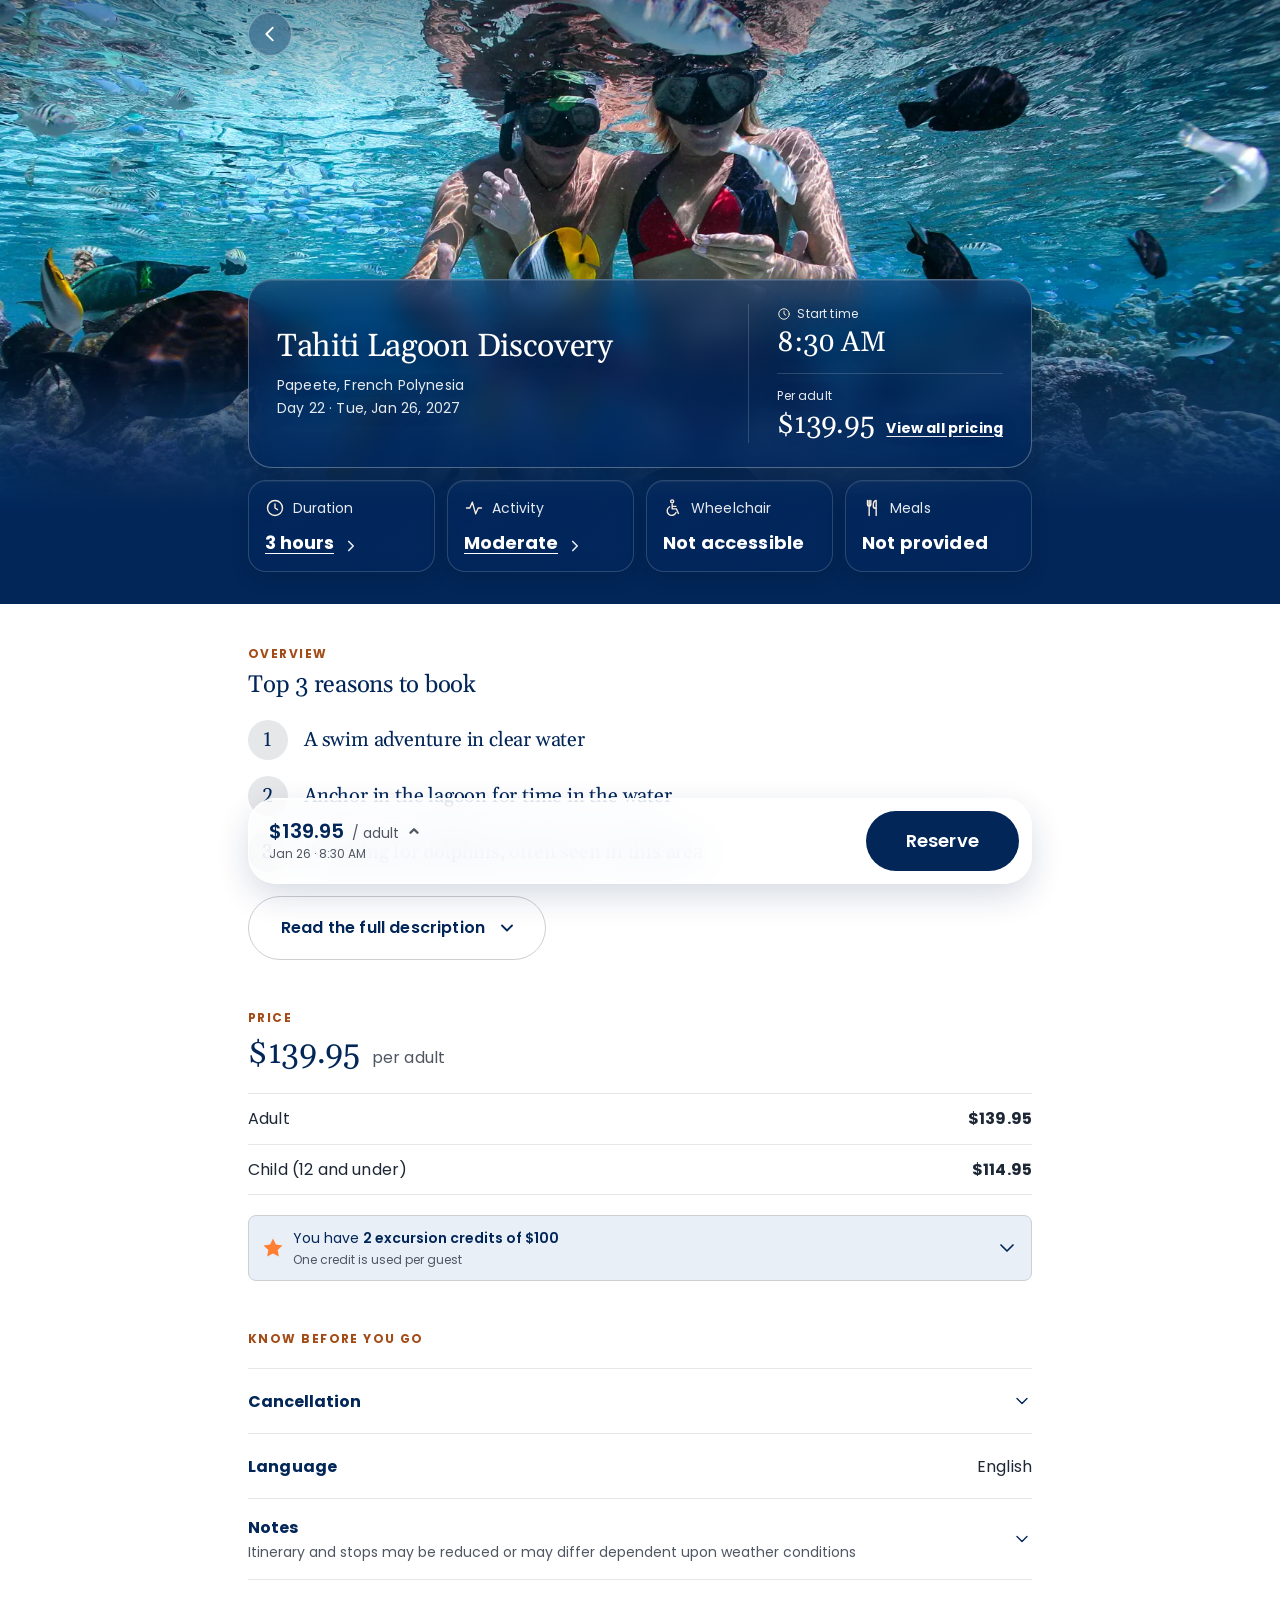
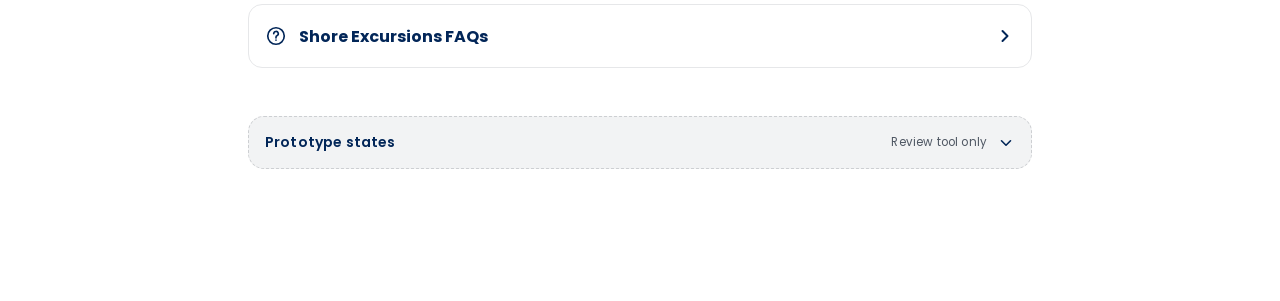
<file: tahiti-lagoon-discovery.html>
<!doctype html>
<html lang="en">
<head>
<meta charset="utf-8">
<meta name="viewport" content="width=device-width, initial-scale=1, viewport-fit=cover">
<meta name="theme-color" content="#022658">
<title>Tahiti Lagoon Discovery · Shore Excursion</title>
<link rel="preconnect" href="https://fonts.googleapis.com">
<link rel="preconnect" href="https://fonts.gstatic.com" crossorigin>
<link href="https://fonts.googleapis.com/css2?family=Gelasio:wght@400;500&family=Poppins:wght@400;500;600;700&display=swap" rel="stylesheet">
<style>
:root{
  /* ── App / HAL DS · Color (Figma: HuyND6BNFfXmrBOKBPqoBM) ── */
  --ds-hal-blue:#022658;
  --ds-hal-blue-hover:#1c4379;
  --ds-hal-blue-pressed:#021e46;
  --ds-dutch-orange:#ff7f32;
  --ds-dutch-cream:#f8eddc;
  --ds-dusk-fog:#a3b3bb;
  --ds-white:#ffffff;
  --ds-n100:#030f1f;
  --ds-n90:#1d2736;
  --ds-n70:#4f5763;
  --ds-n40:#9a9fa5;
  --ds-n30:#b4b7bc;
  --ds-n20:#cdcfd2;
  --ds-n15:#d9dbde;
  --ds-n10:#e6e7e9;
  --ds-n5:#f2f3f4;
  --ds-focus-blue:#1979ff;
  --ds-white-hover:#edf0f1;
  --ds-white-pressed:#e3e8eb;
  /* Effect style "Small" */
  --ds-shadow-small:0 2px 4px rgba(51,51,51,.10), 0 0 1px rgba(51,51,51,.10);
  /* HAL Blue / Neutral 100 / Dusk Fog as RGB triplets, for the alpha tints below */
  --ds-hal-blue-rgb:2,38,88;
  --ds-n100-rgb:3,15,31;
  --ds-dusk-fog-rgb:163,179,187;

  /* Page roles → HAL DS */
  --navy:var(--ds-hal-blue);
  --hal-blue:var(--ds-hal-blue);
  --orange-dot:var(--ds-dutch-orange);
  --cream:var(--ds-dutch-cream);
  --banner:var(--ds-dutch-cream);
  --n70:var(--ds-n70);
  --n90:var(--ds-n90);
  --border:var(--ds-n10);
  --blue-02:var(--ds-n5);
  --blue-05:var(--ds-n10);
  --white:var(--ds-white);
  /* Not in HAL DS (kept local, same as Figma "Color · Details page"):
     accessible orange text — Mes Orange / Dutch Orange fail 4.5:1 on white */
  --orange-text:#a34c17;
  /* Small text on glass: 90% white is the minimum that passes 4.5:1 over a pure-white photo */
  --on-glass:rgba(255,255,255,.9);
  --kf-fill:rgba(var(--ds-dusk-fog-rgb),.09);
  --kf-edge:rgba(255,255,255,.08);
  --glass-divider:rgba(255,255,255,.16);
  /* Shared height for the page's secondary controls: FAQ row, credits toggle, Read the full description */
  --row-h:64px;
  /* Not in HAL DS: credits card fill from the 2026 redesign file */
  --credit-fill:#e8eff7;

  /* ── App / HAL DS · Type. Gelasio / Poppins stay as fallbacks where HAL fonts aren't installed ── */
  --serif:"HAL Headline", "Gelasio", Georgia, "Times New Roman", serif;
  --sans:"HAL Body", "Poppins", system-ui, -apple-system, "Segoe UI", sans-serif;
  --lh-body:1.6;      /* Body/B1–B4 */
  --lh-head:1.2;      /* Heading/H1–H4 */
  --ls-body:.01em;    /* Body + Interactive: +1% */
  --ls-head:-.01em;   /* Heading (Headline): −1% */

  /* Spacing follows the HAL DS rule: multiples of 4, side padding 20 mobile / 40 tablet + desktop */
  --pad:20px;
  --col:784px;
  --card-pad-y:20px;
  --card-pad-x:20px;
  --card-title:28px;  /* Heading/H1-regular-M */
  --radius-g:24px;
  --fact-value:18px;  /* Body/B1-bold */
  /* Hero template: square photo area from the top; card overlaps its lower part */
  --photo-h:100vw;
  --photo-top:0px;
  --stack-top:62vw;
  --header-h:60px;
  --ease:cubic-bezier(.2,.8,.2,1);
}
@media (max-width:389px){ :root{ --fact-value:14px } }   /* Body/B3-bold */
@media (min-width:768px){
  :root{
    --pad:40px;
    --card-title:32px;  /* Heading/H2-regular — fits one line, card stays compact */
    --card-pad-y:24px;
    --card-pad-x:28px;
    --photo-h:clamp(480px, 50vw, 700px);
    --stack-top:clamp(264px, calc(36.5vw + 44px), 344px);   /* +44: the space the compact card + tiles give back */
  }
}

*,*::before,*::after{ box-sizing:border-box }
html{ -webkit-text-size-adjust:100%; scroll-behavior:smooth }
@media (prefers-reduced-motion:reduce){ html{ scroll-behavior:auto } }
body{
  margin:0; background:var(--white); color:var(--n90);
  font-family:var(--sans); font-size:16px; line-height:var(--lh-body); letter-spacing:var(--ls-body);
  -webkit-font-smoothing:antialiased; overflow-x:hidden;
}
body.locked{ overflow:hidden }
img{ display:block; max-width:100% }
button{ font:inherit; color:inherit; background:none; border:0; padding:0; cursor:pointer; -webkit-tap-highlight-color:transparent }
a{ color:inherit }
:focus-visible{ outline:2px solid var(--ds-focus-blue); outline-offset:3px; border-radius:6px }
.sr-only{ position:absolute; width:1px; height:1px; overflow:hidden; clip:rect(0 0 0 0); white-space:nowrap }
.wrap{ width:100%; max-width:calc(var(--col) + var(--pad) * 2); margin-inline:auto; padding-inline:var(--pad) }
svg.i{ width:20px; height:20px; flex:none; fill:none; stroke:currentColor; stroke-width:1.4; stroke-linecap:round; stroke-linejoin:round }

/* ───────────── Hero ───────────── */
.hero{
  position:relative; overflow:hidden; background:var(--navy);
  padding-bottom:32px; isolation:isolate;
}
.hero-bg{ position:absolute; inset:0; z-index:-1; pointer-events:none }
.wash{
  position:absolute; left:50%; top:-60%; width:260%; height:220%;
  transform:translate3d(-50%, var(--wash-y,0px), 0);
  filter:blur(36px) saturate(1.1); opacity:.9; will-change:transform;
}
.wash img{ width:100%; height:100%; object-fit:cover }
.photo{
  position:absolute; left:0; right:0; top:var(--photo-top); height:var(--photo-h);
  transform:translate3d(0, var(--photo-y,0px), 0) scale(var(--photo-s,1));
  transform-origin:50% 30%; will-change:transform;
  -webkit-mask-image:linear-gradient(180deg,#000 0%,#000 73.7%,rgba(0,0,0,.6) 86.8%,transparent 100%);
          mask-image:linear-gradient(180deg,#000 0%,#000 73.7%,rgba(0,0,0,.6) 86.8%,transparent 100%);
}
/* Focal point defaults to centre; each page's photo sets its own at the end of this stylesheet */
.photo img{ width:100%; height:100%; object-fit:cover; object-position:50% 50% }
.photo-dim{ position:absolute; inset:0; background:var(--navy); opacity:var(--dim,0) }
.top-shade{ position:absolute; inset:0 0 auto; height:110px; background:linear-gradient(180deg,rgba(var(--ds-n100-rgb),.35),rgba(var(--ds-n100-rgb),0)) }
.ramp{
  position:absolute; left:0; right:0; top:calc(var(--photo-top) + var(--photo-h) * .55); height:calc(var(--photo-h) * .45);
  background:linear-gradient(180deg,rgba(var(--ds-hal-blue-rgb),0) 0%,rgba(var(--ds-hal-blue-rgb),.2) 25%,rgba(var(--ds-hal-blue-rgb),.5) 50%,rgba(var(--ds-hal-blue-rgb),.82) 75%,var(--navy) 100%);
  /* Travels with the photo so the navy fade doesn't swallow it on scroll */
  transform:translate3d(0, var(--photo-y,0px), 0); will-change:transform;
}
.ramp::after{ content:""; position:absolute; left:0; right:0; top:100%; height:200vh; background:var(--navy) }

.topbar{ position:absolute; top:0; left:0; right:0; z-index:3; padding-top:max(12px, env(safe-area-inset-top)) }
.topbar .wrap{ padding-inline:calc(var(--pad) - 4px) }
@media (min-width:768px){ .topbar .wrap{ padding-inline:var(--pad) } }
.round-btn{
  width:44px; height:44px; border-radius:22px; display:grid; place-items:center; color:#fff;
  background:rgba(var(--ds-hal-blue-rgb),.32); border:1px solid rgba(255,255,255,.35);
  -webkit-backdrop-filter:blur(14px); backdrop-filter:blur(14px);
  transition:background .2s;
}
.round-btn:hover{ background:rgba(var(--ds-hal-blue-rgb),.45) }
.round-btn svg{ width:22px; height:22px; stroke-width:1.8 }

.hero-stack{ position:relative; padding-top:calc(56px + var(--stack-top)); display:flex; flex-direction:column; gap:12px }

/* Glass hero card */
/* Card and fact tiles move together; only the photo layers parallax behind them */
.card-wrap{ position:relative }
.status-pill{
  position:absolute; left:0; bottom:calc(100% + 12px);
  display:none; align-items:center; gap:8px; padding:4px 16px 4px 12px; border-radius:999px;
  font-size:14px; line-height:var(--lh-body); color:#fff; font-weight:600;   /* Body/B3-semibold */
  /* .72 keeps white 14px text at 4.5:1+ even over a pure-white photo (.55 measured 3.6:1) */
  background:rgba(var(--ds-hal-blue-rgb),.72); border:.75px solid rgba(255,255,255,.28);
  -webkit-backdrop-filter:blur(14px) saturate(140%); backdrop-filter:blur(14px) saturate(140%);
}
.status-pill.show{ display:inline-flex }
.status-pill b{ font-weight:700 }
.status-pill .dot{ width:8px; height:8px; border-radius:50%; background:var(--orange-dot) }
.status-pill.muted .dot{ background:rgba(255,255,255,.6) }

.glass{
  position:relative; border-radius:var(--radius-g); overflow:hidden;
  border:.75px solid rgba(255,255,255,.3);
  /* HAL Blue is lighter than the old navy, so every stop is +.04: lightest stop .70 keeps
     90% white text at 4.5:1 over pure white, sheen included */
  background:linear-gradient(143.6deg,rgba(var(--ds-hal-blue-rgb),.74) 0%,rgba(var(--ds-hal-blue-rgb),.70) 50%,rgba(var(--ds-hal-blue-rgb),.72) 100%);
  -webkit-backdrop-filter:blur(var(--glass-blur,14px)) saturate(140%);
          backdrop-filter:blur(var(--glass-blur,14px)) saturate(140%);
  box-shadow:0 8px 24px rgba(var(--ds-n100-rgb),.2), inset 0 1px 0 rgba(255,255,255,.12);
}
/* moving specular sheen — follows scroll so the glass reads as a physical pane */
.glass::before{
  content:""; position:absolute; inset:-40%; pointer-events:none;
  background:radial-gradient(60% 40% at var(--sheen-x,30%) var(--sheen-y,0%), rgba(255,255,255,.05), transparent 70%);
  mix-blend-mode:screen; transition:opacity .3s;
}
.glass::after{
  content:""; position:absolute; inset:0; pointer-events:none; border-radius:inherit;
  /* Top highlight stays behind the title (large text) and clears the small meta line */
  background:linear-gradient(180deg,rgba(255,255,255,.07),transparent 18%);
}
.hero-card{ padding:var(--card-pad-y) var(--card-pad-x); display:flex; flex-direction:column; gap:16px; color:#fff }
.hero-card > *{ position:relative; z-index:1 }
.on-photo{ text-shadow:0 1px 12px rgba(var(--ds-hal-blue-rgb),.6) }
/* Heading/H1-regular-M (28) → Heading/H1-regular (40) from 768 */
.hero-title{ margin:0; font:400 var(--card-title)/var(--lh-head) var(--serif); letter-spacing:var(--ls-head) }
.hero-meta{ margin:8px 0 0; font-size:14px; color:var(--on-glass) }   /* Body/B3-regular */

/* Location on one line, day and date on the next */
.hero-meta span{ display:block }
.hero-meta .meta-port{ white-space:nowrap; overflow:hidden; text-overflow:ellipsis }

/* Key row: start time and price share one band at one size, a step below the title
   (phone: title 28 / values 24 · from 768: title 32 / values 28) */
.key-row{ display:grid; grid-template-columns:minmax(0,1fr) minmax(0,1fr); row-gap:12px; border-top:1px solid var(--glass-divider); padding-top:16px }
.key{ min-width:0; padding-right:16px }
.key + .key{ padding:0 0 0 20px; border-left:1px solid var(--glass-divider) }
.key-label{ display:flex; align-items:center; gap:6px; margin:0 0 4px; font-size:12px; line-height:var(--lh-body); color:var(--on-glass) }   /* Body/B4-regular */
.key-label svg{ width:14px; height:14px; color:var(--cream) }
.key-value{ display:flex; align-items:center; gap:4px; font:400 24px/var(--lh-head) var(--serif); letter-spacing:var(--ls-head); white-space:nowrap; color:#fff }   /* Heading/H2-regular-M */
button.key-value{ text-decoration:underline; text-underline-offset:5px; text-decoration-thickness:1px }
button.key-value svg{ width:18px; height:18px; color:var(--on-glass); stroke-width:1.65 }
/* Price cell: "View all pricing" sits to the right of the price and wraps under it when the cell is narrow */
.key-price{ display:flex; flex-wrap:wrap; align-items:baseline; column-gap:12px; row-gap:2px }
/* Local/Link/B3-bold · Underline */
.card-link{ font-weight:700; font-size:14px; line-height:var(--lh-body); text-decoration:underline; text-underline-offset:3px; color:#fff; white-space:nowrap }
@media (max-width:359px){ .key-value{ font-size:20px } .key + .key{ padding-left:16px } }   /* Heading/H3-regular-M */
@media (min-width:768px){
  .fact{ padding:12px 16px; gap:8px }
  /* Title block left, start time and price stacked on the right: one band instead of two,
     so the card is shorter and more of the photo shows */
  .hero-card{ display:grid; grid-template-columns:minmax(0,1fr) auto; align-items:center; gap:0 }
  .hero-card > .on-photo:first-child{ padding-right:28px }
  .key-row{ display:flex; flex-direction:column; justify-content:center; gap:12px; align-self:stretch;
            border-top:0; padding:0 0 0 28px; border-left:1px solid var(--glass-divider); min-width:200px }
  .key{ padding:0 }
  .key + .key{ padding:12px 0 0; border-left:0; border-top:1px solid var(--glass-divider) }
  .key-value{ font-size:28px }   /* Heading/H1-regular-M */
}

/* Key facts */
.facts{ display:grid; grid-template-columns:1fr 1fr; gap:12px }
/* Works for any tile count: on phones a lone last tile spans the row; from 768 every tile shares one row equally */
.facts > .fact:last-child:nth-child(odd){ grid-column:1 / -1 }
@media (min-width:768px){
  .facts{ grid-template-columns:none; grid-auto-flow:column; grid-auto-columns:minmax(0,1fr) }
  .facts > .fact:last-child:nth-child(odd){ grid-column:auto }
}
@media (min-width:1024px){
  /* Less photo above the card so the key facts sit above the fold */
  :root{ --photo-h:max(440px, 40vw); --stack-top:clamp(204px, calc(14vw + 44px), 344px) }
}
@media (min-width:768px) and (max-width:1023px){
  :root{ --fact-value:16px }   /* Body/B2-bold */
  .fact{ padding:12px }
  .fact-value{ gap:4px }
}
/* Fact tiles use the same glass as the hero card */
.fact{
  position:relative; text-align:left; color:#fff; padding:16px;
  display:flex; flex-direction:column; gap:12px; min-width:0;
  transition:border-color .2s, transform .2s var(--ease), box-shadow .2s;
}
.fact.glass{
  border-radius:18px;
  /* A touch denser than the hero card; HAL Blue stops +.04 so the lightest (.71) still passes 4.5:1 over pure white */
  background:linear-gradient(143.6deg,rgba(var(--ds-hal-blue-rgb),.73) 0%,rgba(var(--ds-hal-blue-rgb),.71) 50%,rgba(var(--ds-hal-blue-rgb),.72) 100%);
  border-color:rgba(255,255,255,.16);
  -webkit-backdrop-filter:blur(calc(var(--glass-blur,14px) * .5)) saturate(120%);
          backdrop-filter:blur(calc(var(--glass-blur,14px) * .5)) saturate(120%);
  box-shadow:0 6px 18px rgba(var(--ds-n100-rgb),.18), inset 0 1px 0 rgba(255,255,255,.06);
}
.fact.glass::before{ opacity:.4 }
.fact.glass::after{ opacity:.2 }
.fact > *{ position:relative; z-index:1 }
button.fact:hover{ border-color:rgba(255,255,255,.32); box-shadow:0 10px 26px rgba(var(--ds-n100-rgb),.26), inset 0 1px 0 rgba(255,255,255,.1) }
button.fact:active{ transform:scale(.98) }
.fact-label{ display:flex; align-items:center; gap:8px; font-size:14px; color:var(--on-glass); min-width:0 }   /* Body/B3-regular */
.fact-label svg{ color:var(--cream) }
.fact-label span{ overflow:hidden; text-overflow:ellipsis; white-space:nowrap }
.fact-value{ display:flex; align-items:flex-end; flex:1; justify-content:space-between; gap:8px; min-width:0 }
.fact-value b{
  font-size:var(--fact-value); line-height:1.3; font-weight:700;
  overflow-wrap:break-word; min-width:0;
}
button.fact .fact-value b{ text-decoration:underline; text-underline-offset:4px; text-decoration-thickness:1px }
.fact-value svg{ width:18px; height:18px; color:var(--on-glass); stroke-width:1.65 }

/* ───────────── Compact header ───────────── */
.compact{
  position:fixed; inset:0 0 auto; z-index:40; background:var(--navy); color:#fff;
  padding-top:env(safe-area-inset-top);
  transform:translateY(-102%); transition:transform .32s var(--ease), box-shadow .3s;
  border-bottom:1px solid rgba(255,255,255,.08);
}
.compact.show{ transform:none; box-shadow:0 6px 20px rgba(var(--ds-hal-blue-rgb),.18) }
.compact .wrap{ display:flex; align-items:center; gap:8px; min-height:var(--header-h); padding-inline:calc(var(--pad) - 12px) }
.compact-back{ width:44px; height:44px; display:grid; place-items:center; color:#fff; flex:none; border-radius:22px }
.compact-back svg{ width:22px; height:22px; stroke-width:1.8 }
.compact-text{ flex:1; min-width:0; text-align:left; padding:8px 0 }
/* Local/Eyebrow (HAL Body Bold 12, 12% tracking, uppercase) — not in HAL DS */
.compact-eyebrow{ display:block; font-size:12px; font-weight:700; letter-spacing:.12em; text-transform:uppercase; color:var(--on-glass); line-height:var(--lh-body) }
.compact-eyebrow b{ color:var(--cream) }
.compact-title{ display:block; font:600 16px/var(--lh-body) var(--sans); white-space:nowrap; overflow:hidden; text-overflow:ellipsis }   /* Body/B2-semibold */
.compact.expanded .compact-title{ white-space:normal }

/* ───────────── Content ───────────── */
main{ padding-bottom:16px }
section.block{ position:relative; padding:40px 0 8px; scroll-margin-top:calc(var(--header-h) + 16px) }
/* Local/Eyebrow */
.eyebrow{ margin:0; font-size:12px; line-height:var(--lh-body); font-weight:700; letter-spacing:.12em; text-transform:uppercase; color:var(--orange-text) }
.section-title{ margin:8px 0 0; font:400 24px/var(--lh-head) var(--serif); letter-spacing:var(--ls-head); color:var(--hal-blue) }   /* Heading/H2-regular-M */
.section-body{ margin-top:20px }

.highlights{ list-style:none; margin:0; padding:0; display:flex; flex-direction:column; gap:16px }
.highlight{ display:flex; gap:16px; align-items:flex-start }
/* A reason with no supporting line centres on its number */
.highlight:not(:has(p)){ align-items:center }
.num{
  flex:none; width:40px; height:40px; border-radius:20px; background:var(--blue-05);
  display:grid; place-items:center; color:var(--hal-blue);
  font:400 20px/1 var(--serif); font-variant-numeric:lining-nums;   /* Heading/H3-regular-M */
}
.highlight h3{ margin:0; font:400 20px/var(--lh-head) var(--serif); letter-spacing:var(--ls-head); color:var(--hal-blue) }   /* Heading/H3-regular-M */
.highlight p{ margin:4px 0 0; font-size:14px; color:var(--n70) }   /* Body/B3-regular */

/* HAL DS Button · Type=secondary, Size=large, Icon=icon right (label Body/B1-semibold, as in Figma) */
.btn-outline{
  margin-top:24px; display:inline-flex; align-items:center; gap:16px; height:60px; padding:0 32px 0 40px;
  border:.5px solid var(--hal-blue); border-radius:999px; color:var(--hal-blue); background:var(--ds-white);
  box-shadow:var(--ds-shadow-small);
  font-weight:600; font-size:18px; line-height:1; letter-spacing:var(--ls-body);
  transition:background .2s;
}
.btn-outline:hover{ background:var(--ds-white-hover) }
.btn-outline:active{ background:var(--ds-white-pressed) }
.btn-outline:focus-visible, .btn-primary:focus-visible{ outline:2px solid var(--ds-focus-blue); outline-offset:3px; border-radius:999px }
.btn-outline svg{ width:20px; height:20px; stroke-width:1.8; transition:transform .3s var(--ease) }
/* The full-size label + DS padding needs 335px; narrow phones keep one line by easing the padding */
.btn-outline{ white-space:nowrap; max-width:100% }
@media (max-width:389px){ .btn-outline{ padding:0 24px; gap:12px } }
@media (max-width:359px){ .btn-outline{ font-size:16px; padding:0 20px 0 24px } }   /* Body/B2-semibold */
.btn-outline[aria-expanded="true"] svg{ transform:rotate(180deg) }

.collapse{ display:grid; grid-template-rows:0fr; transition:grid-template-rows .38s var(--ease) }
.collapse > div{ overflow:hidden; min-height:0 }
.collapse.open{ grid-template-rows:1fr }
@media (prefers-reduced-motion:reduce){ .collapse{ transition:none } }
.description{ max-width:640px; padding-top:20px }
.description p{ margin:0 0 12px }
.description b{ font-weight:600; color:var(--n90) }

.price-heading{ display:flex; align-items:baseline; gap:12px; margin-top:8px }
.price-heading .amt{ font:400 32px/var(--lh-head) var(--serif); color:var(--hal-blue); letter-spacing:var(--ls-head) }   /* Heading/H2-regular */
.price-heading .unit{ color:var(--n70) }
.rates{ margin-top:20px }
.rate{ display:flex; justify-content:space-between; align-items:baseline; padding:12px 0; border-top:1px solid var(--border) }
.rate:last-child{ border-bottom:1px solid var(--border) }
.rate b{ font-weight:700 }

.credit-head{ width:100%; display:flex; align-items:center; gap:12px; min-height:56px; padding:16px; text-align:left; color:var(--hal-blue) }
.credit-head .star{ width:22px; height:22px; stroke-width:1.5 }
.credit-head .txt{ flex:1; min-width:0 }
.credit-head strong{ display:block; font-size:16px; line-height:var(--lh-body) }   /* Body/B2-bold */
.credit-head small{ display:block; font-size:14px; color:var(--n70) }   /* Body/B3-regular */
.chev{ width:20px; height:20px; stroke-width:1.8; color:var(--hal-blue); transition:transform .3s var(--ease) }
[aria-expanded="true"] > .chev{ transform:rotate(180deg) }

.accordion{ margin-top:20px; border-bottom:1px solid var(--border) }
.acc{ position:relative; border-top:1px solid var(--border) }
.acc-head{ width:100%; display:flex; align-items:center; gap:12px; min-height:64px; padding:16px 0; text-align:left }
.acc-head .titles{ flex:1; min-width:0 }
.acc-head strong{ display:block; font-size:16px; color:var(--hal-blue); line-height:var(--lh-body) }   /* Body/B2-bold */
.acc-head small{ display:block; font-size:14px; color:var(--n70); overflow:hidden; text-overflow:ellipsis; white-space:nowrap }   /* Body/B3-regular */
.acc-body{ max-width:640px; padding-bottom:20px; font-size:14px }
.acc-body p{ margin:0 0 12px }
/* Local/Link/B3-bold · Underline */
.text-link{ display:inline-flex; align-items:center; min-height:44px; font-weight:700; font-size:14px; color:var(--hal-blue); text-decoration:underline; text-underline-offset:3px }

/* ───────────── Floating action bar ───────────── */
.bar-zone{
  position:fixed; z-index:30; left:12px; right:12px; bottom:calc(12px + env(safe-area-inset-bottom));
}
@media (min-width:768px){
  .bar-zone{ left:50%; right:auto; width:min(var(--col), calc(100% - var(--pad) * 2)); transform:translateX(-50%); bottom:calc(16px + env(safe-area-inset-bottom)) }
}
.credit-banner{
  position:absolute; left:0; right:0; bottom:calc(100% - 28px); padding:16px 48px 40px 20px;
  background:var(--banner); border-radius:24px 24px 0 0; color:var(--n90);
  box-shadow:0 -2px 18px rgba(var(--ds-hal-blue-rgb),.12);
  transition:transform .35s var(--ease), opacity .3s;
}
.credit-banner.hidden{ transform:translateY(24px); opacity:0; pointer-events:none }
.credit-banner strong{ display:block; font-size:14px; line-height:var(--lh-body) }   /* Body/B3-bold */
.credit-banner span{ font-size:12px; color:var(--n70) }   /* Body/B4-regular */
.credit-banner button{ position:absolute; top:8px; right:8px; width:36px; height:36px; display:grid; place-items:center; color:var(--n70); border-radius:18px }
.credit-banner button svg{ width:18px; height:18px }

.bar{
  position:relative; display:flex; align-items:center; gap:16px; padding:12px 12px 12px 20px; border-radius:28px;
  background:rgba(255,255,255,.72); border:1px solid rgba(255,255,255,.8);
  -webkit-backdrop-filter:blur(22px) saturate(180%); backdrop-filter:blur(22px) saturate(180%);
  box-shadow:0 12px 32px rgba(var(--ds-hal-blue-rgb),.16), inset 0 1px 0 rgba(255,255,255,.85);
}
.bar-price{ flex:1; min-width:0; text-align:left; display:flex; flex-direction:column; gap:0; border-radius:14px; padding:2px 4px 2px 0 }
/* Wraps under the full-size HAL DS button on narrow phones, as the Figma action bar does */
.bar-line1{ display:flex; flex-wrap:wrap; align-items:baseline; column-gap:8px; white-space:nowrap; color:var(--hal-blue) }
.bar-line1 b{ font-size:20px; line-height:var(--lh-head); font-weight:600 }   /* Heading/H4-semibold-M */
.bar-line1 .u{ font-size:14px; color:var(--n70) }   /* Body/B3-regular */
.bar-line1 svg{ width:14px; height:14px; stroke-width:2.4; color:var(--n70); align-self:center; transition:transform .3s var(--ease) }
.bar-price[aria-expanded="true"] .bar-line1 svg{ transform:rotate(180deg) }
.bar-line2{ font-size:12px; line-height:var(--lh-body); color:var(--n70); white-space:nowrap; overflow:hidden; text-overflow:ellipsis }   /* Body/B4-regular */
/* HAL DS Button · Type=primary, Size=large (label Body/B1-semibold, as in Figma).
   Hover HAL Blue Hover, pressed HAL Blue Pressed, disabled Neutral 10 / Neutral 30 */
.btn-primary{
  flex:none; height:60px; padding:0 40px; border-radius:999px;
  background:var(--hal-blue); color:#fff; font-weight:600; font-size:18px; line-height:1; letter-spacing:var(--ls-body);
  white-space:nowrap; transition:background .2s, transform .15s;
}
.btn-primary:hover{ background:var(--ds-hal-blue-hover) }
.btn-primary:active{ transform:scale(.97); background:var(--ds-hal-blue-pressed) }
.btn-primary:disabled{ background:var(--ds-n10); color:var(--ds-n30); cursor:not-allowed; transform:none }
/* Narrow phones: tighten the price side; the HAL DS button keeps its size */
@media (max-width:389px){
  .bar{ gap:8px; padding-left:16px }
  .bar-line1{ column-gap:4px }
  .bar-line1 b{ font-size:18px }
}

/* ───────────── Drawers / modals ───────────── */
.layer{ position:fixed; inset:0; z-index:60; display:flex; align-items:flex-end; justify-content:center; visibility:hidden }
.layer.open{ visibility:visible }
.scrim{ position:absolute; inset:0; background:rgba(var(--ds-hal-blue-rgb),.5); opacity:0; transition:opacity .3s }
.layer.open .scrim{ opacity:1 }
.sheet{
  position:relative; width:100%; max-height:min(88vh, 88dvh); display:flex; flex-direction:column;
  background:#fff; border-radius:24px 24px 0 0; box-shadow:0 -8px 40px rgba(var(--ds-n100-rgb),.2);
  transform:translateY(100%); transition:transform .38s var(--ease);
  padding-bottom:env(safe-area-inset-bottom);
}
.layer.open .sheet{ transform:translateY(var(--drag,0px)) }
.sheet.dragging{ transition:none }
.grabber{ position:absolute; top:8px; left:50%; width:36px; height:4px; margin-left:-18px; border-radius:2px; background:var(--ds-n15) }
.sheet-head{ position:relative; display:flex; align-items:center; justify-content:center; min-height:60px; padding:12px 56px 4px; touch-action:none; flex:none }
.sheet-head .close{ position:absolute; left:12px; top:12px; width:44px; height:44px; display:grid; place-items:center; color:var(--hal-blue); border-radius:22px }
.sheet-head .close:hover{ background:var(--blue-02) }
.sheet-head .close svg{ width:22px; height:22px; stroke-width:1.8 }
.sheet-label{ font-weight:700; font-size:16px; color:var(--hal-blue) }   /* Body/B2-bold */
.sheet-body{ position:relative; overflow:auto; padding:8px var(--pad) 28px; overscroll-behavior:contain }
.sheet h2{ margin:0 0 16px; font:400 24px/var(--lh-head) var(--serif); color:var(--hal-blue); letter-spacing:var(--ls-head) }   /* Heading/H2-regular-M */
@media (min-width:768px){
  .layer{ align-items:center; padding:24px }
  .sheet{
    width:560px; max-height:min(84vh, 760px); border-radius:24px;
    transform:translateY(16px) scale(.97); opacity:0; transition:transform .3s var(--ease), opacity .25s;
  }
  .layer.open .sheet{ transform:none; opacity:1 }
  .grabber{ display:none }
  .sheet-body{ padding:8px 28px 28px }
}
@media (prefers-reduced-motion:reduce){ .sheet,.scrim{ transition:none } }

.d-lead{ margin:-8px 0 16px; color:var(--n70) }
.d-rows{ border-top:1px solid var(--border) }
.d-row{ padding:12px 0; border-bottom:1px solid var(--border) }
.d-row .top{ display:flex; justify-content:space-between; gap:12px; align-items:baseline }
.d-row .top b{ font-size:16px; color:var(--n90) }   /* Body/B2-bold */
.d-row .top span{ font-size:14px; color:var(--n70); text-align:right }   /* Body/B3-regular */
.d-row p{ margin:2px 0 0; font-size:14px; color:var(--n70) }
.d-note{ margin:16px 0 0; font-size:14px; color:var(--n70) }   /* Body/B3-regular */
.d-note a{ font-weight:700; color:var(--hal-blue); text-underline-offset:3px }
.bullets{ margin:0 0 20px; padding-left:24px; font-size:16px }   /* Body/B2-regular */
.bullets li{ margin-bottom:4px }
.bullets li::marker{ color:var(--n70) }
.levels{ display:flex; flex-direction:column; gap:12px }
.level{ border:1px solid var(--border); border-radius:12px; padding:12px 16px }
.level b{ color:var(--hal-blue) }
.level small{ font-size:12px; color:var(--n70); font-weight:500 }   /* Body/B4-medium */
.level p{ margin:2px 0 0; font-size:14px; color:var(--n70) }
.level.current{ border:2px solid var(--hal-blue); background:var(--blue-02); padding:11px 15px }
.d-sub{ margin:24px 0 8px; font-size:12px; line-height:var(--lh-body); font-weight:700; letter-spacing:.12em; text-transform:uppercase; color:var(--orange-text) }   /* Local/Eyebrow */
.sheet-cta{ margin-top:24px; width:100% }

/* ───────────── Toast & state switcher ───────────── */
.toast{
  position:fixed; left:50%; bottom:110px; z-index:80; transform:translate(-50%,16px); opacity:0;
  background:var(--n90); color:#fff; font-size:14px; padding:12px 16px; border-radius:12px; max-width:calc(100% - 32px);
  transition:opacity .25s, transform .25s var(--ease); pointer-events:none;
}
.toast.show{ opacity:1; transform:translate(-50%,0) }

/* Prototype states — sits at the very bottom of the page */
.proto-foot{ padding-top:24px; padding-bottom:calc(132px + env(safe-area-inset-bottom)) }
.proto{ border:1px dashed var(--ds-n20); border-radius:16px; background:var(--blue-02); font-size:13px }
.proto summary{
  list-style:none; cursor:pointer; display:flex; align-items:center; gap:10px; padding:14px 16px;
  font-weight:600; color:var(--hal-blue); font-size:14px; border-radius:16px;
}
.proto summary::-webkit-details-marker{ display:none }
.proto summary small{ font-weight:400; color:var(--n70); margin-left:auto }
.proto summary svg{ width:18px; height:18px; stroke-width:1.8; transition:transform .3s var(--ease) }
.proto[open] summary svg{ transform:rotate(180deg) }
.proto-panel{ display:grid; grid-template-columns:repeat(auto-fit, minmax(200px, 1fr)); gap:4px 20px; padding:2px 16px 16px }
.proto-panel fieldset{ border:0; margin:0 0 8px; padding:0 }
.proto-panel legend{ font-size:12px; font-weight:700; letter-spacing:.1em; text-transform:uppercase; color:var(--orange-text); margin-bottom:6px }
.proto-panel label{ display:flex; gap:8px; align-items:center; padding:3px 0; cursor:pointer }
.proto-panel input{ accent-color:var(--hal-blue); margin:0 }
.proto-panel p{ margin:2px 0 0; font-size:12px; color:var(--n70) }
.proto-reset{
  grid-column:1/-1; justify-self:start; height:40px; padding:0 18px; border-radius:999px;
  border:1.5px solid var(--hal-blue); color:var(--hal-blue); font-weight:700; font-size:14px; background:#fff;
}
.proto-reset:hover{ background:var(--blue-05) }

/* ───────────── Live HAL examples: additions ───────────── */
/* Experience-type badge (HISTORY Channel / Accessible Travel Solutions). It labels the excursion, not a system
   state, so it sits inside the card as a squared label; the round status pill above the card is reserved for availability */
.xp-badges{ display:flex; flex-wrap:wrap; gap:8px; margin:0 0 12px }
.xp-badge{
  display:inline-flex; align-items:center; gap:8px; padding:4px 12px 4px 10px;
  border-radius:8px; border:1px solid rgba(248,237,220,.55); background:rgba(var(--ds-hal-blue-rgb),.6);
  font-size:14px; font-weight:600; line-height:var(--lh-body); color:var(--cream); text-shadow:none;   /* Body/B3-semibold */
}
.xp-badge svg{ width:16px; height:16px; stroke-width:1.6 }
.xp-badges[hidden], .xp-badge[hidden]{ display:none }
.xp-mark{ width:auto; height:18px; flex:none }
/* HISTORY Channel: gold from the H mark (mid-tone of its gradient), not the cream used by the other badges */
.xp-badge.xp-history{ color:#f0b63c; border-color:rgba(240,182,60,.7) }

/* Non-interactive fact tile (Meals, and Wheelchair when there's no accessibility detail) */
div.fact .fact-value{ justify-content:flex-start }

/* Wheelchair-version notice: before Top 3, only on the accessible variant */
.notice{
  margin-top:32px; display:flex; gap:12px; padding:16px; border-radius:14px;
  background:var(--blue-02); border:1px solid var(--blue-05); font-size:14px; color:var(--n90);
}
.notice svg{ width:22px; height:22px; color:var(--hal-blue); stroke-width:1.5; margin-top:1px }
.notice p{ margin:0 }
.notice b{ color:var(--hal-blue) }

/* Excursion credits card — matches Figma "Dining credit" (HAL Mobile App Redesign 2026, 14953:27539):
   light blue fill, Neutral 20 border, radius 8, filled Dutch Orange star, Body/B3 HAL Blue with the amount in semibold.
   Opens to "Using your excursion credit" — that copy is FPO until product confirms it. */
.credit-card{ margin-top:20px; background:var(--credit-fill); border:1px solid var(--ds-n20); border-radius:8px; color:var(--hal-blue) }
.credit-card .credit-head{ width:100%; min-height:var(--row-h); display:flex; align-items:center; gap:8px; padding:8px 12px; text-align:left; color:var(--hal-blue); border-radius:8px }
.credit-card .star{ width:24px; height:24px; fill:var(--ds-dutch-orange); stroke:none; flex:none }
.credit-card .credit-text{ flex:1; min-width:0; font-size:14px; line-height:var(--lh-body) }   /* Body/B3-regular */
.credit-card b{ font-weight:600 }   /* Body/B3-semibold */
.credit-card .chev{ width:24px; height:24px }
.credit-rules{ margin:0 0 12px; padding:8px 12px 0; border-top:1px solid var(--ds-n20); font-size:12px; line-height:var(--lh-body) }
.credit-rules .credit-rules-title{ margin:0; font-weight:600; color:var(--hal-blue) }   /* Body/B4-semibold */
.credit-rules ul{ margin:4px 0 0; padding-left:18px; color:var(--n90) }   /* Body/B4-regular */
.sheet .credit-card{ margin-top:0 }

/* Know before you go: a row with a value and nothing to expand */
.acc-head.static{ cursor:default }
.acc-value{ font-size:16px; color:var(--n90) }   /* Body/B2-regular */
.acc-body a{ color:var(--hal-blue); font-weight:600; overflow-wrap:anywhere; text-underline-offset:3px }

/* Shore Excursions FAQs: set apart from the accordion and points right, because it opens a drawer instead of expanding */
.faq-row{
  width:100%; margin-top:24px; display:flex; align-items:center; gap:12px; min-height:var(--row-h); padding:16px;
  border:1px solid var(--border); border-radius:14px; background:var(--white); text-align:left; color:var(--hal-blue);
  transition:background .2s, border-color .2s;
}
.faq-row:hover{ background:var(--blue-02); border-color:var(--ds-n15) }
.faq-row .txt{ flex:1; min-width:0; font-weight:700; font-size:16px; line-height:var(--lh-body) }   /* Body/B2-bold */
.faq-row svg{ width:22px; height:22px; stroke-width:1.5 }
.faq-row svg.go{ width:20px; height:20px; stroke-width:1.8 }

/* FAQ drawer: full height on phones so opening an answer never resizes the sheet */
@media (max-width:767px){
  .sheet.full{ height:calc(100dvh - max(24px, env(safe-area-inset-top))); max-height:none }
}
@media (min-width:768px){ .sheet.full{ height:min(84vh, 760px) } }
.sheet .accordion{ margin-top:0 }
.sheet .acc-head strong{ font-size:16px }
.sheet .bullets{ font-size:14px; margin:0 0 12px; padding-left:20px }
.sheet .acc-body a{ color:var(--hal-blue); font-weight:600 }

/* Drawer rows that lead with an icon (Duration: clock · anchor · ship) */
.d-row .top b.ico{ display:flex; align-items:center; gap:10px }
.d-row .top b.ico svg{ width:18px; height:18px; color:var(--hal-blue); stroke-width:1.5 }

/* ───────────── Multiple start times on the day ───────────── */
.time-chips{ display:grid; grid-template-columns:repeat(3, minmax(0,1fr)); gap:12px; margin-top:20px }
.chip{
  text-align:left; border:1px solid var(--border); border-radius:14px; padding:12px 16px; min-width:0;
  background:#fff; transition:border-color .2s, background .2s;
}
.chip:hover{ border-color:var(--ds-n30) }
.chip .t{ display:block; font-weight:700; font-size:16px; color:var(--hal-blue); line-height:var(--lh-body); white-space:nowrap }   /* Body/B2-bold */
.chip .s{ display:block; font-size:12px; color:var(--n70); line-height:var(--lh-body); white-space:nowrap; overflow:hidden; text-overflow:ellipsis }   /* Body/B4-regular */
.chip .s.warn{ color:var(--orange-text); font-weight:600 }
.chip.soldout .t{ color:var(--n70) }
.chip[aria-checked="true"]{ border:2px solid var(--hal-blue); background:var(--blue-02); padding:11px 15px }
@media (max-width:359px){ .chip{ padding:12px } .chip[aria-checked="true"]{ padding:11px } .chip .t{ font-size:14px } }
.bar-line2 .pick{ color:var(--hal-blue); font-weight:700; text-decoration:underline; text-underline-offset:3px }
.time-opt{ width:100%; text-align:left; display:flex; align-items:center; gap:12px }
.time-opt .txt{ flex:1; min-width:0 }
.time-opt .radio{ width:20px; height:20px; border-radius:50%; border:1.5px solid var(--ds-n40); flex:none; display:grid; place-items:center }
.time-opt.current .radio{ border-color:var(--hal-blue) }
.time-opt.current .radio::after{ content:""; width:10px; height:10px; border-radius:50%; background:var(--hal-blue) }
.time-opt small.warn{ color:var(--orange-text) }

/* "Read the full description": rounded secondary button at the shared 64px height (FAQ row, credits toggle),
   Body/B2-semibold, Neutral 20 outline, no shadow */
#readMore{
  height:var(--row-h); padding:0 28px 0 32px; gap:12px; margin-top:24px;
  font-size:16px; border:1px solid var(--ds-n20); box-shadow:none;
}
#readMore svg{ width:20px; height:20px }
@media (max-width:389px){ #readMore{ padding:0 24px 0 28px } }
@media (max-width:359px){ #readMore{ font-size:16px; padding:0 20px 0 24px } }

/* Prototype states: the element a state changed flashes once after the page scrolls to it */
.proto-flash{ animation:protoFlash 1.6s var(--ease) }
@keyframes protoFlash{
  0%, 100%{ box-shadow:0 0 0 0 rgba(25,121,255,0) }
  20%, 60%{ box-shadow:0 0 0 4px rgba(25,121,255,.55) }
}
@media (prefers-reduced-motion:reduce){ .proto-flash{ animation:none; outline:2px solid var(--ds-focus-blue); outline-offset:4px } }

/* Excursion credits: with more than one credit, a second line says each guest uses one */
.credit-card .credit-sub{ display:block; font-size:12px; line-height:var(--lh-body); color:var(--n70) }   /* Body/B4-regular */
.credit-card .credit-sub[hidden], .credit-banner .banner-sub[hidden]{ display:none }
.credit-banner .banner-sub{ display:block }

/* Phone: static tile values (Wheelchair, Meals) always break between words — "Meal / provided",
   "Not / accessible" — so the two tiles in the row read the same whatever the width */
@media (max-width:767px){ div.fact .fact-value b{ width:min-content } }

/* ───────────── This page’s photo (the only page-specific styling) ───────────── */
/* tahiti-lagoon.webp: 2000×711 banner */
.photo img{ object-position:49% 50% }
</style>
</head>
<body>

<!-- Icon sprite -->
<svg width="0" height="0" style="position:absolute" aria-hidden="true">
  <symbol id="i-back" viewBox="0 0 22 22"><path d="M13.75 4.58 7.33 11l6.42 6.42"/></symbol>
  <symbol id="i-close" viewBox="0 0 22 22"><path d="M5.5 5.5l11 11M16.5 5.5l-11 11"/></symbol>
  <symbol id="i-right" viewBox="0 0 18 18"><path d="M6.75 4.5 11.25 9l-4.5 4.5"/></symbol>
  <symbol id="i-down" viewBox="0 0 20 20"><path d="M5 7.5 10 12.5 15 7.5"/></symbol>
  <symbol id="i-up" viewBox="0 0 14 14"><path d="M3.5 8.75 7 5.25l3.5 3.5"/></symbol>
  <symbol id="i-clock" viewBox="0 0 20 20"><circle cx="10" cy="10" r="7.5"/><path d="M10 5.83V10l2.5 1.67"/></symbol>
  <symbol id="i-pulse" viewBox="0 0 20 20"><path d="M2.5 10h3.33l2.5-5.83 3.34 11.66L14.17 10h3.33"/></symbol>
  <symbol id="i-access" viewBox="0 0 20 20"><circle cx="9.17" cy="3.33" r="1.5"/><path d="M9.17 6.25v2.08m0 0v2.5h4.16l2.09 4.59M9.17 8.33h3.75"/><path d="M6.67 8.75a4.58 4.58 0 1 0 6.33 5.83"/></symbol>
  <symbol id="i-meals" viewBox="0 0 20 20"><path d="M5.5 2.5v4.17a1.67 1.67 0 0 0 3.33 0V2.5M7.17 2.5v15M14.17 17.5V2.5c-1.84 0-2.92 2.08-2.92 5.42 0 1.66.83 2.5 2.92 2.5"/></symbol>
  <symbol id="i-anchor" viewBox="0 0 20 20"><circle cx="10" cy="4.17" r="1.67"/><path d="M10 5.83V17.5M7.08 8.75h5.84M3.75 11.67c.42 3.33 3 5.83 6.25 5.83s5.83-2.5 6.25-5.83M3.75 11.67 2.5 12.92M3.75 11.67 5 12.92M16.25 11.67 15 12.92M16.25 11.67l1.25 1.25"/></symbol>
  <symbol id="i-ship" viewBox="0 0 20 20"><path d="M2.92 11.67h14.16l-1.87 4.16H4.79zM5.83 11.67V8.75h8.34v2.92M8.75 8.75V5.83h2.5v2.92M2.5 18.33c1.25 0 1.25-.83 2.5-.83s1.25.83 2.5.83 1.25-.83 2.5-.83 1.25.83 2.5.83 1.25-.83 2.5-.83 1.25.83 2.5.83"/></symbol>
  <symbol id="i-star" viewBox="0 0 22 22"><path d="M11 2.29l2.66 5.5 6.05.83-4.4 4.21 1.1 5.96L11 15.95l-5.41 2.84 1.1-5.96-4.4-4.21 6.05-.83L11 2.29z"/></symbol>
  <symbol id="i-spark" viewBox="0 0 20 20"><path d="M8.33 2.5l1.43 4.24 4.24 1.43-4.24 1.43-1.43 4.23-1.43-4.23-4.23-1.43 4.23-1.43zM15 12.5l.71 2.12 2.12.71-2.12.71L15 18.17l-.71-2.13-2.12-.71 2.12-.71z"/></symbol>
  <symbol id="i-award" viewBox="0 0 20 20"><circle cx="10" cy="7.5" r="5"/><path d="M7.08 11.58 5.83 17.5 10 15.42l4.17 2.08-1.25-5.92"/></symbol>
  <symbol id="i-landmark" viewBox="0 0 20 20"><path d="M2.5 7.5 10 3.33l7.5 4.17M3.75 7.5h12.5M5 7.5v6.67M8.33 7.5v6.67M11.67 7.5v6.67M15 7.5v6.67M3.33 14.17h13.34M2.5 16.67h15"/></symbol>
  <symbol id="i-help" viewBox="0 0 20 20"><circle cx="10" cy="10" r="7.5"/><path d="M7.92 7.92a2.08 2.08 0 1 1 2.92 1.9c-.5.23-.84.72-.84 1.27v.66M10 13.75v.01"/></symbol>
</svg>

<!-- Compact header (slides in once the hero card scrolls away) -->
<div class="compact" id="compact" aria-hidden="true">
  <div class="wrap">
    <button class="compact-back" data-handoff="back" aria-label="Back" tabindex="-1"><svg class="i"><use href="#i-back"/></svg></button>
    <button class="compact-text" id="compactTitle" aria-expanded="false" tabindex="-1">
      <span class="compact-eyebrow">Papeete · <b>Starts 8:30 AM</b></span>
      <span class="compact-title">Tahiti Lagoon Discovery</span>
    </button>
  </div>
</div>

<header class="hero" id="hero">
  <div class="hero-bg" aria-hidden="true">
    <div class="wash" id="wash"><img src="assets/tahiti-lagoon.webp" alt=""></div>
    <div class="photo" id="photo"><img src="assets/tahiti-lagoon.webp" alt=""><div class="photo-dim"></div></div>
    <div class="top-shade"></div>
    <div class="ramp"></div>
  </div>

  <div class="topbar"><div class="wrap">
    <button class="round-btn" data-handoff="back" aria-label="Back"><svg class="i"><use href="#i-back"/></svg></button>
    </div></div>

  <div class="hero-stack wrap">
    <div class="card-wrap" id="cardWrap">
      <div class="status-pill" id="statusPill" role="status"><span class="dot"></span><span id="statusText"></span></div>
      <article class="glass hero-card" id="heroCard">
        <div class="on-photo">
          <p class="xp-badges" id="xpBadges" hidden><span class="xp-badge xp-history" data-badge="history" hidden><img class="xp-mark" src="assets/history-h.png" alt="" width="20" height="18"><span>HISTORY Channel Exclusive</span></span><span class="xp-badge xp-ats" data-badge="ats" hidden><svg class="i" aria-hidden="true"><use href="#i-spark"/></svg><span>Accessible Travel Solutions Exclusive</span></span><span class="xp-badge xp-heritage" data-badge="heritage" hidden><svg class="i" aria-hidden="true"><use href="#i-landmark"/></svg><span>Heritage Tour</span></span></p>
          <h1 class="hero-title">Tahiti Lagoon Discovery</h1>
          <p class="hero-meta"><span class="meta-port" title="Papeete, French Polynesia">Papeete, French Polynesia</span><span>Day 22 · Tue, Jan 26, 2027</span></p>
        </div>

        <div class="key-row on-photo">
          <div class="key">
            <p class="key-label"><svg class="i"><use href="#i-clock"/></svg><span id="startLabel">Start time</span></p>
            <div id="startValue"><div class="key-value">8:30 AM</div></div>
          </div>
          <div class="key">
            <p class="key-label">Per adult</p>
            <div class="key-price"><div class="key-value">$139.95</div><a class="card-link" href="#price">View all pricing</a></div>
          </div>
        </div>
      </article>
    </div>

    <div class="facts" role="list">
      <button class="fact glass" role="listitem" data-drawer="duration" aria-haspopup="dialog">
        <span class="fact-label"><svg class="i"><use href="#i-clock"/></svg><span>Duration</span></span>
        <span class="fact-value"><b>3 hours</b><svg class="i"><use href="#i-right"/></svg></span>
      </button>
      <button class="fact glass" role="listitem" data-drawer="activity" aria-haspopup="dialog">
        <span class="fact-label"><svg class="i"><use href="#i-pulse"/></svg><span>Activity</span></span>
        <span class="fact-value"><b>Moderate</b><svg class="i"><use href="#i-right"/></svg></span>
      </button>
      <div class="fact glass" role="listitem">
        <span class="fact-label"><svg class="i"><use href="#i-access"/></svg><span>Wheelchair</span></span>
        <span class="fact-value"><b>Not accessible</b></span>
      </div>
      <div class="fact glass" role="listitem">
        <span class="fact-label"><svg class="i"><use href="#i-meals"/></svg><span>Meals</span></span>
        <span class="fact-value"><b>Not provided</b></span>
      </div>
    </div>
  </div>
</header>

<main class="wrap">
  <section class="block" id="overview" aria-labelledby="overviewTitle">
    <p class="eyebrow">Overview</p>
    <h2 class="section-title" id="overviewTitle">Top 3 reasons to book</h2>
    <div class="section-body">
      <ol class="highlights">
        <li class="highlight"><span class="num" aria-hidden="true">1</span><h3>A swim adventure in clear water</h3></li>
        <li class="highlight"><span class="num" aria-hidden="true">2</span><h3>Anchor in the lagoon for time in the water</h3></li>
        <li class="highlight"><span class="num" aria-hidden="true">3</span><h3>Watching for dolphins, often seen in this area</h3></li>
      </ol>
      <button class="btn-outline" id="readMore" aria-expanded="false" aria-controls="desc"><span>Read the full description</span><svg class="i"><use href="#i-down"/></svg></button>
      <div class="collapse" id="desc"><div><div class="description">
        <p>Step aboard a <b>boat</b> and head to the <b>west coast of Tahiti</b>, enjoying views of the mountains and the island’s shoreline.</p>
        <p>Your captain will anchor in the lagoon. Be ready to jump in and discover the spectacular marine life of the Society Islands, including sandy and coral areas.</p>
        <p>As you <b>swim</b>, keep your eyes peeled for dolphins, often seen in the area.</p>
      </div></div></div>
    </div>
  </section>

  <section class="block" id="times" aria-labelledby="timesTitle" hidden>
    <p class="eyebrow">Start times</p>
    <h2 class="section-title" id="timesTitle">Choose a time on Jan 26</h2>
    <div class="time-chips" role="radiogroup" aria-labelledby="timesTitle" id="timeChips"></div>
  </section>

  <section class="block" id="price" aria-labelledby="priceEyebrow">
    <p class="eyebrow" id="priceEyebrow">Price</p>
    <div class="price-heading"><span class="amt">$139.95</span><span class="unit">per adult</span></div>
    <div class="rates">
      <div class="rate"><span>Adult</span><b>$139.95</b></div>
      <div class="rate"><span>Child (12 and under)</span><b>$114.95</b></div>
    </div>
    <!-- Excursion credits: CONFIRM WITH PRODUCT what credit data and copy can be shown -->
    <div class="credit-card" id="creditCard">
      <button class="credit-head" aria-expanded="false" aria-controls="creditRules"><svg class="i star" aria-hidden="true"><use href="#i-star"/></svg><span class="credit-text"><span id="creditTitle">You have <b>2 excursion credits of $100</b></span><span class="credit-sub" data-credit-sub hidden>One credit is used per guest</span></span><svg class="i chev" aria-hidden="true"><use href="#i-down"/></svg></button>
      <div class="collapse" id="creditRules"><div><div class="credit-rules">
        <!-- FPO: credit rules copy taken from Figma "Dining credit" (14953:27539). Not on the live pages — needs product confirmation. -->
        <p class="credit-rules-title">Using your excursion credit</p>
        <ul><li>Your credit covers up to the dollar amount listed.</li><li>Credits expire at the end of the voyage.</li></ul>
      </div></div></div>
    </div>
  </section>

  <section class="block" id="know" aria-labelledby="knowEyebrow">
    <p class="eyebrow" id="knowEyebrow">Know before you go</p>
    <div class="accordion" id="accordion">
      <div class="acc">
        <button class="acc-head" aria-expanded="false">
          <span class="titles"><strong>Cancellation</strong></span>
          <svg class="i chev"><use href="#i-down"/></svg>
        </button>
        <div class="collapse"><div><div class="acc-body">
          <p>Online cancellations will not be accepted during the 3-day period prior to cruise departure. Instead, you will need to cancel once you board the ship. All onboard cancellations are subject to at least a 10% cancellation fee. If you cancel a Signature Collection Shore Excursions within 3 days of sailing, a 100% cancellation fee will apply since transportation and services will have already been arranged with the appropriate Shore Excursion operator. If cancellation occurs onboard after the cancellation deadline for a specific Shore Excursion, a 100% cancellation fee will apply. The ship’s Shore Excursions Office will be able to advise you of the cancellation deadline applicable to each Shore Excursion. Passengers who wish to cancel should visit the Shore Excursions Office upon embarkation. Optional Shore Excursions during the land portion of an Alaska Land+Sea Journey are non-refundable within 3 days of your Land+Sea Journey departure date.</p>
          <p>In the case of online cancellations made by you (which cannot be made during the 3-day period prior to cruise departure) or cancellations made by us more than 3 days prior to cruise departure, we will issue a credit on the credit card that was used to pay for the booking. For all other cancellations (whether by you, Holland America Line or the Shore Excursion operator), a credit will not be given on your credit card. Instead, we will apply an ONBOARD CREDIT ONLY policy under which the refund (less any cancellation fee) will show up as a credit to the shipboard account of the person who was to take the Shore Excursion. If the credit is not fully utilized during the cruise, the balance will be paid to that passenger by the ship’s Purser at the end of the voyage.</p>
        </div></div></div>
      </div>
      <div class="acc">
        <div class="acc-head static">
          <span class="titles"><strong>Language</strong></span>
          <span class="acc-value">English</span>
        </div>
      </div>
      <div class="acc">
        <button class="acc-head" aria-expanded="false">
          <span class="titles"><strong>Notes</strong><small id="notesSummary"></small></span>
          <svg class="i chev"><use href="#i-down"/></svg>
        </button>
        <div class="collapse"><div><div class="acc-body" id="notesBody">
          <p>Itinerary and stops may be reduced or may differ dependent upon weather conditions. Participants must know how to swim and be comfortable wearing snorkeling equipment, being in deep water and coping with occasional currents. Participants may remain on the boat, but viewing will be limited. Do not touch or step on the coral or touch marine animals. Wildlife sightings are likely but are not guaranteed. Sailing on board a boat requires vigilance; participants must be physically and mentally alert to the boating environment and fit enough to negotiate steps and the vessel layout. Wear your swimsuit under your clothing; bring a towel, reef-safe/biodegradable sunscreen, light clothing to act as a full cover-up for further protection from the sun, and a hat. Swim at your own risk. Mask and snorkel provided. Not advisable for guests using a wheelchair or for those with mobility limitations.</p>
        </div></div></div>
      </div>
    </div>
    <button class="faq-row" data-drawer="faq" aria-haspopup="dialog">
      <svg class="i"><use href="#i-help"/></svg>
      <span class="txt">Shore Excursions FAQs</span>
      <svg class="i go"><use href="#i-right"/></svg>
    </button>
  </section>
</main>

<footer class="wrap proto-foot">
  <details class="proto" id="proto">
    <summary>Prototype states <small>Review tool only</small><svg class="i"><use href="#i-down"/></svg></summary>
    <form class="proto-panel" id="protoPanel">
      <fieldset><legend>Start times</legend>
        <label><input type="radio" name="times" value="single" checked> One start time</label>
        <label><input type="radio" name="times" value="multi"> Multiple times · none picked</label>
        <label><input type="radio" name="times" value="multi-picked"> Multiple times · first picked</label>
        <p>Extra times are filler until the API provides them. With multiple times, each time has its own availability.</p>
      </fieldset>
      <fieldset><legend>Experience badge</legend>
        <label><input type="radio" name="badge" value="none" checked> None</label>
        <label><input type="radio" name="badge" value="history"> HISTORY Channel Exclusive</label><label><input type="radio" name="badge" value="ats"> Accessible Travel Solutions Exclusive</label><label><input type="radio" name="badge" value="heritage"> Heritage Tour</label>
      </fieldset>
      <fieldset><legend>Availability</legend>
        <label><input type="radio" name="avail" value="available" checked> Available</label>
        <label><input type="radio" name="avail" value="limited"> Limited Capacity</label>
        <label><input type="radio" name="avail" value="spots"> 1 Spot Left</label>
        <label><input type="radio" name="avail" value="soldout"> Sold Out</label>
      </fieldset>
      <fieldset><legend>Credits</legend>
        <label><input type="radio" name="credits" value="2" checked> 2 credits of $100</label>
        <label><input type="radio" name="credits" value="1"> 1 credit of $100</label>
        <label><input type="radio" name="credits" value="0"> No credits</label>
        <label><input type="radio" name="credits" value="banner"> Credit introduction banner</label>
        <p>Confirm with product what credit data can be shown.</p>
      </fieldset>
      <fieldset><legend>Credit value</legend>
        <label><input type="radio" name="creditValue" value="100" checked> $100</label>
        <label><input type="radio" name="creditValue" value="200"> $200</label>
        <label><input type="radio" name="creditValue" value="300"> $300</label>
        <p>One credit is used per guest — shown whenever there is more than one.</p>
      </fieldset>
      <fieldset><legend>Ship times</legend>
        <label><input type="radio" name="ship" value="both" checked> Arrive + all aboard</label>
        <label><input type="radio" name="ship" value="arrive"> Arrive only</label>
        <p>Filler times (7:00 AM / 5:00 PM) until the API provides them.</p>
      </fieldset>
      <button type="button" class="proto-reset" id="protoReset">Reset all states</button>
    </form>
  </details>
</footer>

<!-- Floating booking bar -->
<div class="bar-zone" id="barZone">
  <div class="credit-banner hidden" id="creditBanner" role="status">
    <strong id="bannerTitle">2 excursion credits of $100 available</strong>
    <span class="banner-sub" data-credit-sub hidden>One credit is used per guest</span>
    <button aria-label="Dismiss" id="bannerClose"><svg class="i"><use href="#i-close"/></svg></button>
  </div>
  <div class="bar">
    <button class="bar-price" id="barPrice" data-drawer="pricing" aria-haspopup="dialog" aria-expanded="false" aria-label="Show price details">
      <span class="bar-line1"><b>$139.95</b><span class="u">/ adult</span><svg class="i"><use href="#i-up"/></svg></span>
      <span class="bar-line2" id="barLine2">Jan 26 · 8:30 AM</span>
    </button>
    <button class="btn-primary" id="cta">Reserve</button>
  </div>
</div>

<!-- Drawer / modal shell -->
<div class="layer" id="layer" aria-hidden="true">
  <div class="scrim" data-close></div>
  <div class="sheet" role="dialog" aria-modal="true" aria-labelledby="sheetLabel" id="sheet" tabindex="-1">
    <span class="grabber" aria-hidden="true"></span>
    <div class="sheet-head" id="sheetHead">
      <button class="close" data-close aria-label="Close"><svg class="i"><use href="#i-close"/></svg></button>
      <span class="sheet-label" id="sheetLabel"></span>
    </div>
    <div class="sheet-body" id="sheetBody"></div>
  </div>
</div>

<!-- Drawer content -->
<template id="t-duration" data-label="Duration">
  <h2>3 hours</h2>
  <div class="d-rows">
    <div class="d-row"><div class="top"><b class="ico"><svg class="i"><use href="#i-clock"/></svg><span data-slot="start-label">Start time</span></b><span data-slot="start">8:30 AM</span></div></div>
    <div class="d-row"><div class="top"><b class="ico"><svg class="i"><use href="#i-anchor"/></svg>Ship arrives</b><span>7:00 AM</span></div></div>
    <div class="d-row" data-slot="aboard-row"><div class="top"><b class="ico"><svg class="i"><use href="#i-ship"/></svg>All aboard</b><span>5:00 PM</span></div></div>
  </div>
</template>

<template id="t-activity" data-label="Activity level">
  <h2>Moderate</h2>
  <div class="levels">
    <div class="level"><b>Easy activity</b><p>Very light activity including short distances to walk; may include steps.</p></div>
    <div class="level current"><b>Moderate activity</b> <small>· This excursion</small><p>Requires intermittent effort throughout, including walking medium distances over uneven surfaces and/or steps.</p></div>
    <div class="level"><b>Strenuous activity</b><p>Requires active participation, walking long distances over uneven and steep terrain or on steps. In certain instances, paddling or other non-walking activity is required, and guests must be able to participate without discomfort or difficulty breathing.</p></div>
  </div>
</template>

<template id="t-pricing" data-label="Price details">
  <h2>$139.95 per adult</h2>
  <div class="d-rows">
    <div class="d-row"><div class="top"><b>Adult</b><span><strong style="color:var(--n90)">$139.95</strong> per adult</span></div></div>
    <div class="d-row"><div class="top"><b>Child (12 and under)</b><span><strong style="color:var(--n90)">$114.95</strong> per child</span></div></div>
  </div>
  <div data-slot="credits">
    <p class="d-sub">Excursion credits</p>
    <div class="credit-card">
      <button class="credit-head" aria-expanded="false" aria-controls="sheetCreditRules"><svg class="i star" aria-hidden="true"><use href="#i-star"/></svg><span class="credit-text"><span data-slot="credit-title">You have <b>2 excursion credits of $100</b></span><span class="credit-sub" data-credit-sub hidden>One credit is used per guest</span></span><svg class="i chev" aria-hidden="true"><use href="#i-down"/></svg></button>
      <div class="collapse" id="sheetCreditRules"><div><div class="credit-rules">
        <!-- FPO: credit rules copy taken from Figma "Dining credit" (14953:27539). Not on the live pages — needs product confirmation. -->
        <p class="credit-rules-title">Using your excursion credit</p>
        <ul><li>Your credit covers up to the dollar amount listed.</li><li>Credits expire at the end of the voyage.</li></ul>
      </div></div></div>
    </div>
  </div>
  <p class="d-sub">Details</p>
  <div class="d-rows">
    <div class="d-row"><div class="top"><b>Date</b><span>Tue, Jan 26, 2027</span></div></div>
    <div class="d-row"><div class="top"><b data-slot="start-label">Start time</b><span data-slot="start">8:30 AM</span></div></div>
    <div class="d-row"><div class="top"><b>Duration</b><span>3 hours</span></div></div>
    <div class="d-row"><div class="top"><b>Port</b><span>Papeete, French Polynesia</span></div></div>
  </div>
  <button class="btn-primary sheet-cta" data-slot="cta">Reserve</button>
</template>

<template id="t-times" data-label="Start times">
  <h2>Choose a time on Jan 26</h2>
  <div class="levels" role="radiogroup" aria-label="Start time" data-slot="options"></div>
</template>

<template id="t-faq" data-label="Shore Excursions FAQs" data-full>
  <div class="accordion">
    <div class="acc">
      <button class="acc-head" aria-expanded="false"><span class="titles"><strong>What are Shore Excursions?</strong></span><svg class="i chev"><use href="#i-down"/></svg></button>
      <div class="collapse"><div><div class="acc-body"><p>Shore excursions are available through our partnerships with local suppliers and guides, in the majority of ports we visit. They cover an amazing array of places, landmarks, activities and experiences — from wildlife encounters in the Outback and salsa lessons in Havana to wine-tastings on a French estate and zip-lining in the Costa Rican rainforest. We offer something for every interest, taste and capability level.</p></div></div></div>
    </div>
    <div class="acc">
      <button class="acc-head" aria-expanded="false"><span class="titles"><strong>What are the benefits of booking shore excursions?</strong></span><svg class="i chev"><use href="#i-down"/></svg></button>
      <div class="collapse"><div><div class="acc-body"><ul class="bullets"><li>Guaranteed best price — find a better price on any tour we offer and we’ll refund you 100 percent of the price difference in the form of an onboard credit. More information available at Best Price Guarantee</li><li>Earlier departure off the ship</li><li>Guaranteed return to the ship</li><li>Licensed, insured and professional local operators &amp; Guides</li><li>Full refund if the port is missed</li><li>Flexibility to cancel up to 24 hours prior</li><li>Expert advice offered pre-cruise by our dedicated call center and onboard by our shore excursion staff</li></ul></div></div></div>
    </div>
    <div class="acc">
      <button class="acc-head" aria-expanded="false"><span class="titles"><strong>How do I book shore excursions?</strong></span><svg class="i chev"><use href="#i-down"/></svg></button>
      <div class="collapse"><div><div class="acc-body"><p>We recommend you book early for the best selection, as our excursions and tours have limited capacity and fill up quickly. If tour details are not yet finalized, please check again closer to your departure date. Shore excursions may be booked and prepaid online up to three days before sailing. Your Digital Tour Tickets will be available under My Account in Navigator. Please download the Navigator app prior to boarding. You will also be able to request tours on the ship at the shore excursion Office.</p><p>Many tours have limited availability, and booking tours in advance reduces the chance of disappointment. All tour bookings are processed on a first-come, first-served basis. Prices are subject to change without notice. Tours are booked and paid with a credit card and a confirmation will be sent to your email address. If a tour is sold out, many tours offer a waitlist option. If a tour is waitlisted and space becomes available, an email notification will be sent to you at which time you will have 72 hours to book and confirm the tour. Your credit card will be charged once you have confirmed your tour.</p></div></div></div>
    </div>
    <div class="acc">
      <button class="acc-head" aria-expanded="false"><span class="titles"><strong>Is there a dedicated resource I can speak with about shore excursions?</strong></span><svg class="i chev"><use href="#i-down"/></svg></button>
      <div class="collapse"><div><div class="acc-body"><p>The shore excursion reservation office is available to assist you Monday-Friday, 7 AM to 4 PST. Guests may call <a href="tel:18884259376">1 (888) 425-9376</a> to speak directly with an agent.</p></div></div></div>
    </div>
    <div class="acc">
      <button class="acc-head" aria-expanded="false"><span class="titles"><strong>What is the timing of shore excursions?</strong></span><svg class="i chev"><use href="#i-down"/></svg></button>
      <div class="collapse"><div><div class="acc-body"><p>Shore excursion departure times coincide with the ship’s schedule as well as other tours, enabling you to take multiple tours if desired with worry-free return to the ship. In the very rare event that your tour is late and the ship must leave, we will arrange at our expense to get you to the next port of call. With independently booked tours, you are responsible for rejoining the ship at the next port of call.</p></div></div></div>
    </div>
    <div class="acc">
      <button class="acc-head" aria-expanded="false"><span class="titles"><strong>Does Holland America Line offer accessible shore excursions?</strong></span><svg class="i chev"><use href="#i-down"/></svg></button>
      <div class="collapse"><div><div class="acc-body"><p>Holland America Line is committed to providing safe, easy, and accessible accommodations for all persons with disabilities, to the extent that is feasible. The tours are graded according to their relative level of activity. The activity icons that appear at the beginning of each tour description provide a general idea of the level of activity to expect. It is important to keep in mind that tour operators are subject to the laws of their own country with respect to accommodating the needs of guests with disabilities. In most foreign countries, the laws are not as stringent as those in the United States. We cannot guarantee that all are able to provide facilities that are accessible to individuals with disabilities and third party shore excursion facilities may not be fully accessible to guests with disabilities. For detailed information on accessibility of shore excursions, we strongly recommend contacting our shore excursions reservations department well in advance of embarkation at <a href="tel:18884259376">1-888-425-9376</a> (or locally at <a href="tel:2066267320">206-626-7320</a>). Once onboard, please visit the shore excursions office.</p></div></div></div>
    </div>
    <div class="acc">
      <button class="acc-head" aria-expanded="false"><span class="titles"><strong>What are the cancellation policies for shore excursions?</strong></span><svg class="i chev"><use href="#i-down"/></svg></button>
      <div class="collapse"><div><div class="acc-body"><p>Cancellations for pre-paid tours are allowed up to 3 days prior to cruise embarkation and will be refunded to the credit card used for the purchase. If within 3 days of embarkation, all changes/cancellations must be done onboard the ship and refunds will be applied to your onboard account. If the credit is not fully utilized during the cruise, the balance will be paid to that passenger by the ship’s Purser at the end of the voyage. If cancellation occurs onboard after the cancellation deadline for specific shore excursions, a 100% cancellation fee will apply. The ship’s shore excursions office will be able to advise you of the cancellation deadline applicable to each tour. Optional shore excursions during the land portion of a Land &amp; Sea Journey are non-refundable within 3 days of your Land &amp; Sea Journey departure date. Group shore excursions cancelled within three days prior to embarkation (sail) date are nonrefundable. Custom tours may have different cancellation deadlines which will be stated in the proposal. In the rare instance that tours are cancelled by Holland America Line or the tour operator, the full amount will be refunded within four to six weeks after the voyage ends.</p></div></div></div>
    </div>
  </div>
</template>

<div class="toast" id="toast" role="status" aria-live="polite"></div>

<script id="pageData" type="application/json">{"avail": "available", "spots": 1, "start": "8:30 AM", "dateShort": "Jan 26", "portShort": "Papeete", "arrive": "7:00 AM", "aboard": "5:00 PM", "times": [{"id": "t0", "time": "8:30 AM", "status": "available"}, {"id": "t1", "time": "10:30 AM", "status": "limited"}, {"id": "t2", "time": "12:30 PM", "status": "soldout"}], "badge": "none", "creditsV2": true}</script>
<script>
(() => {
  const $ = (s, r = document) => r.querySelector(s);
  const $$ = (s, r = document) => [...r.querySelectorAll(s)];
  const reduceMotion = matchMedia('(prefers-reduced-motion: reduce)');

  /* ── Page data (written by build.py) ───── */
  const EX = JSON.parse($('#pageData').textContent);

  // Notes summary is the notes' own first sentence, so nothing has to be hand-written
  const notes = $('#notesBody').textContent.trim();
  $('#notesSummary').textContent = notes.split(/(?<=[.;])\s/)[0].replace(/[;.]$/, '');

  /* ── State ─────────────────────────────── */
  const state = { avail: EX.avail, credits: '2', creditValue: '100', ship: 'both', times: 'single', slot: null, badge: EX.badge };

  // Multiple start times on the day (filler from build.py until the API provides them)
  const TIMES = EX.times;
  const multi = () => state.times === 'multi';
  const slot = () => TIMES.find(t => t.id === state.slot) || null;
  const needsTime = () => multi() && !slot();
  const effAvail = () => multi() ? (slot() ? slot().status : 'available') : state.avail;
  const startTime = () => multi() ? (slot() ? slot().time : null) : EX.start;
  const timeList = () => TIMES.map(t => t.time).join(', ').replace(/, ([^,]*)$/, ' or $1');
  const STATUS_TEXT = { available: 'Available', limited: 'Limited Capacity', soldout: 'Sold Out' };

  // Availability is a fixed label from the excursion system — no live seat counts
  const AVAIL = {
    available: { pill: null, cta: 'Reserve' },
    limited:   { pill: '<b>Limited Capacity</b>', cta: 'Reserve' },
    // Live seat count when the excursion system provides one (e.g. "1 Spot Left")
    spots:     { pill: `<b>${EX.spots} ${EX.spots === 1 ? 'Spot' : 'Spots'} Left</b>`, cta: 'Reserve' },
    soldout:   { pill: '<b>Sold Out</b>', muted: true, cta: 'Join waitlist' },
  };
  // Credit value comes from the credits system: $100, $200 or $300 (confirm with product)
  const creditHTML = c => { const v = '$' + state.creditValue; return c === '1' ? `You have <b>a ${v} excursion credit</b>`
                        : c === '0' ? '' : `You have <b>2 excursion credits of ${v}</b>`; };
  // With more than one credit, say plainly that each guest uses one
  const multiCredit = () => state.credits === '2' || state.credits === 'banner';
  const creditText = c => creditHTML(c).replace(/<\/?b>/g, '');

  function apply() {
    const a = AVAIL[effAvail()];
    $$('[data-badge]').forEach(b => b.hidden = b.dataset.badge !== state.badge);
    $('#xpBadges').hidden = state.badge === 'none';
    const pill = $('#statusPill');
    pill.classList.toggle('show', !!a.pill);
    pill.classList.toggle('muted', !!a.muted);
    $('#statusText').innerHTML = a.pill || '';
    $('#cta').textContent = needsTime() ? 'Select a time' : a.cta;

    // Hero start time: one time, or a picker until a time is chosen
    const st = startTime();
    $('#startLabel').textContent = multi() && !st ? 'Start times' : 'Start time';
    $('#startValue').innerHTML = multi()
      ? `<button class="key-value" data-open="times" aria-haspopup="dialog">${st || TIMES.length + ' times'}<svg class="i"><use href="#i-right"/></svg></button>`
      : `<div class="key-value">${st}</div>`;
    $('#barLine2').innerHTML = EX.dateShort + ' · ' + (st || `<span class="pick">${TIMES.length} times</span>`);
    $('#times').hidden = !multi();
    $('#timeChips').innerHTML = TIMES.map(t => `<button class="chip${t.status === 'soldout' ? ' soldout' : ''}" role="radio" aria-checked="${t.id === state.slot}" data-time="${t.id}">
      <span class="t">${t.time}</span><span class="s${t.status === 'limited' ? ' warn' : ''}">${STATUS_TEXT[t.status]}</span></button>`).join('');

    const ct = creditText(state.credits);
    $('#creditTitle').innerHTML = creditHTML(state.credits);
    $('#bannerTitle').textContent = `2 excursion credits of $${state.creditValue} available`;
    $$('[data-credit-sub]').forEach(el => el.hidden = !multiCredit());
    $('#creditCard').hidden = !ct;
    $('#creditBanner').classList.toggle('hidden', state.credits !== 'banner' || bannerDismissed || window.scrollY > 160);
  }

  /* ── Toast / hand-offs ─────────────────── */
  const toast = $('#toast');
  let toastTimer;
  function showToast(msg) {
    toast.textContent = msg;
    toast.classList.add('show');
    clearTimeout(toastTimer);
    toastTimer = setTimeout(() => toast.classList.remove('show'), 2200);
  }
  document.addEventListener('click', e => {
    const h = e.target.closest('[data-handoff]');
    if (!h || h.disabled) return;
    e.preventDefault();
    if (h.dataset.handoff === 'back') { location.href = 'index.html'; return; }
    showToast(`Hand-off: ${h.dataset.handoff}`);
  });

  // Primary CTA: pick a time first when the day has several start times
  function primaryAction(from) {
    if (needsTime()) return openDrawer('times', from);
    showToast(`${AVAIL[effAvail()].cta}${multi() ? ' · ' + startTime() : ''} → booking flow`);
  }
  $('#cta').addEventListener('click', e => primaryAction(e.currentTarget));
  function pickTime(id) { state.slot = id; apply(); }
  document.addEventListener('click', e => {
    const c = e.target.closest('#timeChips [data-time]');
    if (c) return pickTime(c.dataset.time);
    const o = e.target.closest('[data-open]');
    if (o) openDrawer(o.dataset.open, o);
  });

  /* ── Scroll: parallax, glass sheen, compact header ── */
  const hero = $('#hero'), heroBg = $('.hero-bg'), photo = $('#photo'), wash = $('#wash');
  const heroCard = $('#heroCard'), compact = $('#compact');
  const glassEls = [heroCard, ...$$('.fact')];
  let ticking = false, compactOn = false, bannerDismissed = false;

  function onScroll() {
    ticking = false;
    const y = Math.max(0, window.scrollY);
    const heroH = hero.offsetHeight;
    const p = Math.min(1, y / heroH);

    if (!reduceMotion.matches && y < heroH + 200) {
      // Photo holds nearly still (70% of scroll speed on phones, 55% wider up) so the
      // glass cards keep sliding over it instead of off its bottom edge.
      const drift = innerWidth < 768 ? 0.7 : 0.55;
      heroBg.style.setProperty('--photo-y', (y * drift).toFixed(1) + 'px');
      // Zoom runs over the photo's own height (not the whole hero) so it reads early: up to +12%.
      const zoomP = Math.min(1, y / photo.offsetHeight);
      photo.style.setProperty('--photo-s', (1 + zoomP * 0.12).toFixed(4));
      photo.style.setProperty('--dim', (p * 0.25).toFixed(3));
      wash.style.setProperty('--wash-y', (y * drift * 0.6).toFixed(1) + 'px');
      const blur = (14 + p * 10).toFixed(1) + 'px';
      glassEls.forEach((el, i) => {
        el.style.setProperty('--glass-blur', blur);
        el.style.setProperty('--sheen-y', (-10 + p * 140 + i * 6).toFixed(1) + '%');
        el.style.setProperty('--sheen-x', (25 + p * 50).toFixed(1) + '%');
      });
    }

    const show = heroCard.getBoundingClientRect().bottom < 60;
    if (show !== compactOn) {
      compactOn = show;
      compact.classList.toggle('show', show);
      compact.setAttribute('aria-hidden', String(!show));
      $$('button', compact).forEach(b => b.tabIndex = show ? 0 : -1);
      if (!show) setCompactExpanded(false);
    }

    if (state.credits === 'banner' && !bannerDismissed) {
      $('#creditBanner').classList.toggle('hidden', y > 160);
    }
  }
  window.addEventListener('scroll', () => { if (!ticking) { ticking = true; requestAnimationFrame(onScroll); } }, { passive: true });
  window.addEventListener('resize', onScroll);

  function setCompactExpanded(on) {
    compact.classList.toggle('expanded', on);
    $('#compactTitle').setAttribute('aria-expanded', String(on));
  }
  $('#compactTitle').addEventListener('click', () => setCompactExpanded(!compact.classList.contains('expanded')));

  $('#bannerClose').addEventListener('click', () => { bannerDismissed = true; $('#creditBanner').classList.add('hidden'); });

  /* ── Disclosures ───────────────────────── */
  function toggleCollapse(btn, panel, labels) {
    const open = btn.getAttribute('aria-expanded') !== 'true';
    btn.setAttribute('aria-expanded', String(open));
    panel.classList.toggle('open', open);
    panel.inert = !open;
    if (labels) btn.querySelector('span').textContent = open ? labels[1] : labels[0];
  }
  const inertClosed = root => $$('.collapse', root).forEach(p => p.inert = !p.classList.contains('open'));
  inertClosed(document);
  $('#readMore').addEventListener('click', e => toggleCollapse(e.currentTarget, $('#desc'), ['Read the full description', 'Show less']));
  // Accordions on the page and inside drawers (FAQ): several can be open at once
  document.addEventListener('click', e => {
    const b = e.target.closest('button.acc-head, button.credit-head');
    if (b) toggleCollapse(b, b.nextElementSibling);
  });

  /* ── Drawers / modals ─────────────────── */
  const layer = $('#layer'), sheet = $('#sheet'), body = $('#sheetBody'), label = $('#sheetLabel');
  let opener = null, current = null;

  function fillPricing() {
    const ct = creditText(state.credits);
    $('[data-slot="credits"]', body).hidden = !ct;
    $('[data-slot="credit-title"]', body).innerHTML = creditHTML(state.credits);
    $$('[data-credit-sub]', body).forEach(el => el.hidden = !multiCredit());
    const cta = $('[data-slot="cta"]', body);
    cta.textContent = needsTime() ? 'Select a time' : AVAIL[effAvail()].cta;
    cta.addEventListener('click', () => needsTime() ? openDrawer('times', $('#cta')) : (closeDrawer(), primaryAction()));
  }
  // Start-time rows in the Duration and Price details drawers
  function fillStart() {
    const st = startTime();
    $$('[data-slot="start"]', body).forEach(el => el.textContent = st || timeList());
    $$('[data-slot="start-label"]', body).forEach(el => el.textContent = st ? 'Start time' : 'Start times');
  }
  function fillTimes() {
    const box = $('[data-slot="options"]', body);
    box.innerHTML = TIMES.map(t => {
      const cur = t.id === state.slot;
      return `<button class="level time-opt${cur ? ' current' : ''}" role="radio" aria-checked="${cur}" data-pick="${t.id}">
        <span class="txt"><b>${t.time}</b> <small class="${t.status === 'limited' ? 'warn' : ''}">· ${STATUS_TEXT[t.status]}</small></span>
        <span class="radio" aria-hidden="true"></span></button>`;
    }).join('');
    box.addEventListener('click', e => {
      const o = e.target.closest('[data-pick]');
      if (!o) return;
      pickTime(o.dataset.pick);
      closeDrawer();
      showToast(`${slot().time} selected`);
    });
  }

  function openDrawer(name, from) {
    const t = document.getElementById('t-' + name);
    if (!t) return;
    opener = from || document.activeElement;
    current = name;
    label.textContent = t.dataset.label;
    body.replaceChildren(t.content.cloneNode(true));
    inertClosed(body);
    body.scrollTop = 0;
    // Long, scrolling content (FAQ) opens full height so expanding an answer never resizes the sheet
    sheet.classList.toggle('full', 'full' in t.dataset);
    if (name === 'pricing') { fillPricing(); $('#barPrice').setAttribute('aria-expanded', 'true'); }
    if (name === 'duration') $('[data-slot="aboard-row"]', body).hidden = state.ship !== 'both';
    if (name === 'duration' || name === 'pricing') fillStart();
    if (name === 'times') fillTimes();
    sheet.style.setProperty('--drag', '0px');
    layer.setAttribute('aria-hidden', 'false');
    layer.classList.add('open');
    document.body.classList.add('locked');
    requestAnimationFrame(() => sheet.focus({ preventScroll: true }));
  }
  function closeDrawer() {
    if (!layer.classList.contains('open')) return;
    layer.classList.remove('open');
    layer.setAttribute('aria-hidden', 'true');
    document.body.classList.remove('locked');
    $('#barPrice').setAttribute('aria-expanded', 'false');
    current = null;
    // Back to where the reader left the page (e.g. the FAQ row)
    if (opener && opener.focus) opener.focus({ preventScroll: true });
  }
  $$('[data-drawer]').forEach(b => b.addEventListener('click', () => {
    if (b.dataset.drawer === 'pricing' && current === 'pricing') return closeDrawer();
    openDrawer(b.dataset.drawer, b);
  }));
  layer.addEventListener('click', e => { if (e.target.closest('[data-close]')) closeDrawer(); });
  document.addEventListener('keydown', e => {
    if (!layer.classList.contains('open')) return;
    if (e.key === 'Escape') return closeDrawer();
    if (e.key === 'Tab') { // focus trap
      const f = $$('button:not([disabled]), a[href]', sheet);
      if (!f.length) return;
      const first = f[0], last = f[f.length - 1];
      if (e.shiftKey && (document.activeElement === first || document.activeElement === sheet)) { e.preventDefault(); last.focus(); }
      else if (!e.shiftKey && document.activeElement === last) { e.preventDefault(); first.focus(); }
    }
  });

  // Swipe-down to dismiss (bottom-sheet mode only). Inside scrolling content it only
  // starts when the content is already at the top, so scrolling never closes the sheet.
  const isSheet = () => innerWidth < 768;
  let startY = null, dy = 0;
  function dragStart(e) {
    if (!isSheet()) return;
    if (e.currentTarget === body && body.scrollTop > 0) return;
    if (e.target.closest('button') && e.currentTarget !== body) return;
    startY = e.clientY; dy = 0;
  }
  function dragMove(e) {
    if (startY === null) return;
    dy = Math.max(0, e.clientY - startY);
    if (dy > 4) { sheet.classList.add('dragging'); sheet.style.setProperty('--drag', dy + 'px'); }
  }
  function dragEnd() {
    if (startY === null) return;
    sheet.classList.remove('dragging');
    if (dy > 110) closeDrawer(); else sheet.style.setProperty('--drag', '0px');
    startY = null;
  }
  [$('#sheetHead'), body].forEach(el => el.addEventListener('pointerdown', dragStart));
  window.addEventListener('pointermove', dragMove);
  window.addEventListener('pointerup', dragEnd);
  window.addEventListener('pointercancel', dragEnd);

  /* ── Prototype state switcher ─────────── */
  // Rule: picking a state scrolls to the element it changed and flashes it, so the reviewer sees the result
  const CHANGED = {
    badge:   () => $('#heroCard'),
    avail:   () => $('#cardWrap'),
    times:   () => multi() ? $('#times') : $('#heroCard'),
    credits: () => $('#creditCard').hidden ? $('#price') : $('#creditCard'),
    creditValue: () => $('#creditCard').hidden ? $('#price') : $('#creditCard'),
    ship:    () => $('[data-drawer="duration"]'),
  };
  function revealChange(name, value) {
    if (name === 'credits' && value === 'banner') return; // the banner has its own jump to the top
    const el = CHANGED[name] && CHANGED[name]();
    if (!el) return;
    el.scrollIntoView({ behavior: reduceMotion.matches ? 'auto' : 'smooth', block: 'center' });
    el.classList.remove('proto-flash');
    void el.offsetWidth; // restart the animation
    el.classList.add('proto-flash');
    setTimeout(() => el.classList.remove('proto-flash'), 1800);
    // Ship times live in the Duration drawer, so open it once the tile is in view
    if (name === 'ship') setTimeout(() => openDrawer('duration', el), 500);
  }
  const DEFAULTS = { ...state };
  const banner = $('#creditBanner');
  function toTop() { window.scrollTo({ top: 0, behavior: 'instant' }); }

  $('#protoPanel').addEventListener('change', e => {
    const { name, value } = e.target;
    if (name === 'times') {
      state.times = value === 'single' ? 'single' : 'multi';
      state.slot = value === 'multi-picked' ? TIMES[0].id : null;
    } else state[name] = value;
    if (name === 'credits') bannerDismissed = false;
    apply();
    revealChange(name, value);
    if (name === 'credits' && value === 'banner') {
      // Jump to the top, then let the banner slide in so its entrance plays
      banner.classList.add('hidden');
      toTop();
      setTimeout(() => { if (state.credits === 'banner' && !bannerDismissed) banner.classList.remove('hidden'); }, 450);
    }
  });
  $('#protoReset').addEventListener('click', () => {
    Object.assign(state, DEFAULTS);
    bannerDismissed = false;
    $('#protoPanel').reset();
    if (layer.classList.contains('open')) closeDrawer();
    apply();
    toTop();
    showToast('States reset');
  });

  apply();
  onScroll();
})();
</script>
</body>
</html>
</file>
